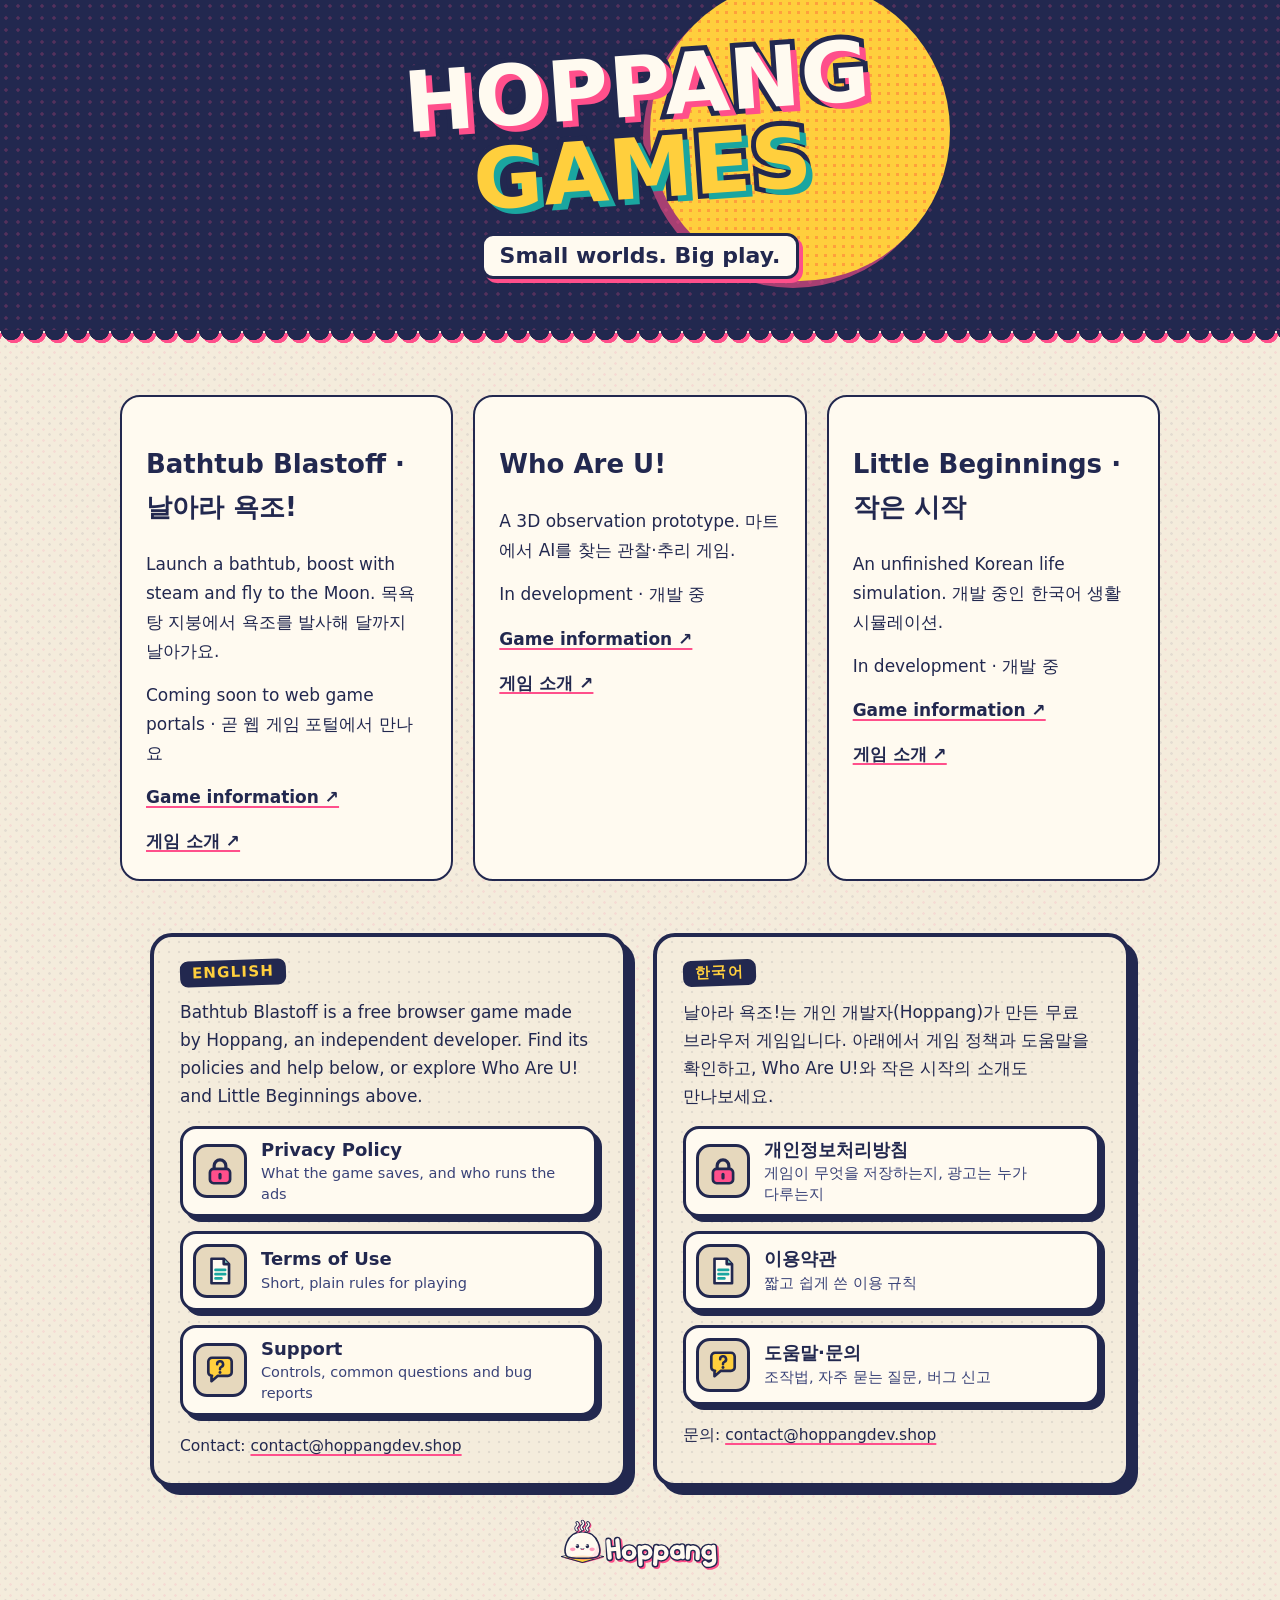
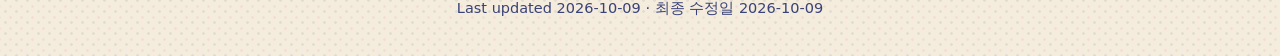
<file: index.html>
<!doctype html>
<html lang="en">
  <head>
    <meta charset="utf-8" />
    <meta name="viewport" content="width=device-width, initial-scale=1" />
    <title>Hoppang — Games, Projects &amp; Support</title>
    <meta name="description" content="Game information and support from Hoppang: Bathtub Blastoff (날아라 욕조!) Who Are U!, and Little Beginnings." />
    <meta name="theme-color" content="#22284f" />
    <meta name="color-scheme" content="light" />
    <meta name="format-detection" content="telephone=no" />
    <!-- hoppang:brand -->
    <link rel="icon" href="favicon.ico" sizes="16x16 32x32 48x48" />
    <link rel="icon" href="favicon.svg" type="image/svg+xml" />
    <link rel="apple-touch-icon" href="apple-touch-icon.png" />
    <meta property="og:type" content="website" />
    <meta property="og:site_name" content="Hoppang" />
    <meta property="og:locale" content="en_US" />
    <meta property="og:title" content="Hoppang — Games, Projects &amp; Support" />
    <meta property="og:description" content="Game information and support from Hoppang: Bathtub Blastoff (날아라 욕조!) and the new 3D observation project Who Are U!." />
    <meta property="og:url" content="https://hoppangdev.github.io/" />
    <meta property="og:image" content="https://hoppangdev.github.io/og.png" />
    <meta property="og:image:width" content="1200" />
    <meta property="og:image:height" content="630" />
    <meta property="og:image:alt" content="Hoppang: a round steamed-bun mascot over the Hoppang wordmark" />
    <meta name="twitter:card" content="summary_large_image" />
    <!-- /hoppang:brand -->
    <style>
      :root {
        --paper: #f4ecdc;
        --paper-dark: #e6d8bd;
        --card: #fffaf0;
        --navy: #22284f;
        --navy-soft: #3a4378;
        --pink: #ff4f8b;
        --teal: #1aa6a0;
        --teal-soft: #7fd3c7;
        --yellow: #ffcf3d;
        --orange: #ff7a3a;
        --head: 'Arial Black', 'Segoe UI Black', 'Helvetica Neue', system-ui, 'Apple SD Gothic Neo', 'Malgun Gothic', 'Noto Sans KR', sans-serif;
        --text: system-ui, -apple-system, 'Segoe UI', Roboto, 'Helvetica Neue', Arial, 'Apple SD Gothic Neo', 'Malgun Gothic', 'Noto Sans KR', sans-serif;
        color-scheme: light;
      }
      *,
      *::before,
      *::after {
        box-sizing: border-box;
      }
      html {
        -webkit-text-size-adjust: 100%;
        text-size-adjust: 100%;
      }
      body {
        margin: 0;
        color: var(--navy);
        font: 17px/1.65 var(--text);
        background-color: var(--paper);
        /* two halftone screens, printed slightly out of register */
        background-image: radial-gradient(rgba(34, 40, 79, 0.08) 1.2px, transparent 1.5px),
          radial-gradient(rgba(255, 79, 139, 0.1) 1.2px, transparent 1.5px);
        background-size: 11px 11px;
        background-position: 0 0, 5px 6px;
        overflow-wrap: break-word;
      }
      html:lang(ko) body {
        line-height: 1.75;
      }
      :lang(ko) {
        word-break: keep-all;
      }
      p {
        margin: 0 0 0.9em;
      }
      ul,
      ol {
        margin: 0 0 1em;
        padding-left: 1.35em;
      }
      li {
        margin: 0.35em 0;
      }
      ul > li::marker {
        color: var(--pink);
      }
      b,
      strong {
        font-weight: 800;
      }
      a {
        color: var(--navy);
        text-decoration: underline;
        text-decoration-color: var(--pink);
        text-decoration-thickness: 2px;
        text-underline-offset: 3px;
      }
      a:hover {
        background: var(--yellow);
        text-decoration-color: var(--navy);
      }
      :focus-visible {
        outline: 3px solid var(--navy);
        outline-offset: 3px;
        border-radius: 4px;
      }
      code {
        padding: 0.05em 0.35em;
        font: 0.88em/1.4 ui-monospace, 'Cascadia Mono', Consolas, Menlo, monospace;
        white-space: nowrap;
        background: var(--paper);
        border: 1px solid rgba(34, 40, 79, 0.2);
        border-radius: 6px;
      }
      time,
      .nw {
        white-space: nowrap;
      }
      .skip {
        position: absolute;
        left: 12px;
        top: -80px;
        z-index: 5;
        padding: 10px 14px;
        font: 900 14px/1.2 var(--head);
        color: var(--navy);
        background: var(--yellow);
        border: 2px solid var(--navy);
        border-radius: 10px;
        text-decoration: none;
      }
      .skip:focus {
        top: 12px;
      }

      /* ---------------------------------------------------------------- header */
      .top {
        position: relative;
        margin-bottom: 40px;
        padding: 14px 16px 16px;
        color: var(--card);
        background-color: var(--navy);
        background-image: radial-gradient(rgba(255, 79, 139, 0.22) 1.5px, transparent 1.8px);
        background-size: 12px 12px;
      }
      /* scalloped hem like a bathhouse door curtain; the pink copy sits a little off register */
      .top::after {
        content: '';
        position: absolute;
        left: 0;
        right: 0;
        bottom: -14px;
        height: 15px;
        background: radial-gradient(circle at 11px 0, var(--navy) 10px, transparent 10.5px) 0 0 / 22px 12px repeat-x,
          radial-gradient(circle at 11px 0, var(--pink) 10px, transparent 10.5px) 3px 3px / 22px 12px repeat-x;
      }
      .top :focus-visible {
        outline-color: var(--yellow);
      }
      .top-in {
        max-width: 880px;
        margin: 0 auto;
        display: grid;
        grid-template-columns: minmax(0, 1fr) auto auto;
        grid-template-areas: 'brand nav lang';
        align-items: center;
        gap: 12px 18px;
      }
      .brand {
        grid-area: brand;
        justify-self: start;
        display: inline-flex;
        align-items: center;
        gap: 12px;
        min-width: 0;
        color: var(--card);
        text-decoration: none;
      }
      .brand:hover {
        background: none;
      }
      .mark {
        flex: none;
        width: 46px;
        height: 46px;
      }
      .brand-name {
        font: 900 20px/1.05 var(--head);
        letter-spacing: 0.02em;
        text-transform: uppercase;
        text-shadow: 2px 2px 0 var(--pink);
      }
      .nav {
        grid-area: nav;
        display: flex;
        flex-wrap: wrap;
        gap: 10px;
      }
      .nav a,
      .lang {
        display: inline-block;
        padding: 9px 14px;
        font: 900 14px/1.2 var(--head);
        color: var(--navy);
        background: var(--card);
        border: 2px solid var(--card);
        border-radius: 999px;
        box-shadow: 3px 3px 0 var(--pink);
        text-decoration: none;
        white-space: nowrap;
      }
      .nav a:hover {
        background: var(--teal-soft);
        border-color: var(--teal-soft);
      }
      .nav a[aria-current='page'] {
        background: var(--yellow);
        border-color: var(--yellow);
      }
      .lang {
        grid-area: lang;
        color: var(--yellow);
        background: transparent;
        border-color: var(--yellow);
        box-shadow: 3px 3px 0 var(--teal);
      }
      .lang:hover {
        background: rgba(255, 207, 61, 0.18);
      }

      /* ---------------------------------------------------------------- the printed sheet */
      .sheet {
        width: min(800px, 100% - 24px);
        margin: 0 auto 30px;
        padding: clamp(20px, 5vw, 42px);
        background: var(--card);
        border: 3px solid var(--navy);
        border-radius: 22px;
        box-shadow: 6px 6px 0 var(--navy);
      }
      .head {
        display: flex;
        flex-wrap: wrap;
        align-items: flex-start;
        justify-content: space-between;
        gap: 12px 18px;
        margin-bottom: 16px;
      }
      h1 {
        margin: 0;
        font: 900 clamp(29px, 7vw, 42px)/1.1 var(--head);
        text-shadow: 3px 3px 0 var(--pink);
      }
      .stamp {
        margin: 6px 0 0;
        padding: 6px 10px;
        font: 900 12.5px/1.2 var(--head);
        letter-spacing: 0.06em;
        text-transform: uppercase;
        white-space: nowrap;
        background: var(--yellow);
        border: 2px solid var(--navy);
        border-radius: 8px;
        box-shadow: 3px 3px 0 var(--navy);
        transform: rotate(-2.5deg);
      }
      .lead {
        font-size: 1.06em;
      }
      .sheet h2 {
        display: flex;
        align-items: flex-start;
        gap: 10px;
        margin: 1.9em 0 0.5em;
        font: 900 clamp(19px, 4.4vw, 22px)/1.3 var(--head);
      }
      .sheet h2 .n {
        flex: none;
        display: inline-flex;
        align-items: center;
        justify-content: center;
        width: 28px;
        height: 28px;
        margin-top: -1px;
        border-radius: 50%;
        font-size: 14px;
        color: var(--yellow);
        background: var(--navy);
      }
      .short {
        margin: 22px 0 6px;
        padding: 16px 20px 6px;
        background: #ddf2ee;
        border: 3px solid var(--navy);
        border-radius: 16px;
        box-shadow: 4px 4px 0 var(--teal);
      }
      .sheet .short h2 {
        display: block;
        margin: 0 0 6px;
        font-size: 14px;
        letter-spacing: 0.08em;
        text-transform: uppercase;
      }
      .policies li {
        margin: 0.25em 0;
      }

      /* ---------------------------------------------------------------- footer */
      .foot {
        width: min(800px, 100% - 24px);
        margin: 0 auto 36px;
        font-size: 14.5px;
        line-height: 1.6;
        color: var(--navy-soft);
      }
      .foot p {
        margin: 0 0 6px;
      }

      @media (max-width: 760px) {
        .top-in {
          grid-template-columns: minmax(0, 1fr) auto;
          grid-template-areas: 'brand lang' 'nav nav';
        }
      }
      @media (max-width: 480px) {
        body {
          font-size: 16px;
        }
        .mark {
          width: 40px;
          height: 40px;
        }
        .brand-name {
          font-size: 17px;
        }
        .nav {
          gap: 8px;
        }
        .nav a,
        .lang {
          padding: 8px 11px;
          font-size: 13px;
        }
      }
      @media print {
        body {
          background: none;
          font-size: 11pt;
        }
        .top {
          margin: 0 0 12pt;
          padding: 0;
          color: #000;
          background: none;
        }
        .top::after,
        .nav,
        .lang,
        .skip,
        .btn {
          display: none;
        }
        .brand {
          color: #000;
        }
        .brand-name,
        h1 {
          text-shadow: none;
        }
        .sheet,
        .short {
          width: auto;
          padding: 0;
          border: 0;
          box-shadow: none;
          background: none;
        }
        a {
          text-decoration: none;
        }
      }

      /* ---------------------------------------------------------------- landing page */
      .hero {
        position: relative;
        overflow: hidden;
        margin-bottom: 44px;
        padding: 46px 16px 52px;
        text-align: center;
        background-color: var(--navy);
        background-image: radial-gradient(rgba(255, 79, 139, 0.22) 1.5px, transparent 1.8px);
        background-size: 12px 12px;
      }
      .hero-wrap {
        position: relative;
      }
      .hero-wrap::after {
        content: '';
        position: absolute;
        left: 0;
        right: 0;
        bottom: -14px;
        height: 15px;
        background: radial-gradient(circle at 11px 0, var(--navy) 10px, transparent 10.5px) 0 0 / 22px 12px repeat-x,
          radial-gradient(circle at 11px 0, var(--pink) 10px, transparent 10.5px) 3px 3px / 22px 12px repeat-x;
      }
      .sun {
        position: absolute;
        left: 50%;
        top: 50%;
        width: 300px;
        height: 300px;
        margin: -185px 0 0 10px;
        border-radius: 50%;
        background-color: var(--yellow);
        background-image: radial-gradient(rgba(255, 122, 58, 0.55) 1.7px, transparent 2px);
        background-size: 9px 9px;
        box-shadow: -7px 7px 0 rgba(255, 79, 139, 0.6);
      }
      .logo {
        position: relative;
        margin: 0;
        transform: rotate(-4deg);
      }
      .logo span {
        display: block;
        font: 900 clamp(40px, 11.5vw, 84px)/0.98 var(--head);
        letter-spacing: 0.01em;
        text-transform: uppercase;
        white-space: nowrap;
        color: var(--card);
        -webkit-text-stroke: clamp(6px, 1.4vw, 10px) var(--navy);
        paint-order: stroke fill;
        text-shadow: 6px 6px 0 var(--pink);
      }
      .logo .l2 {
        color: var(--yellow);
        text-shadow: 6px 6px 0 var(--teal);
      }
      .tag {
        position: relative;
        display: inline-block;
        margin: 22px 0 0;
        padding: 6px 16px;
        font: 900 clamp(18px, 4.6vw, 22px)/1.3 var(--head);
        color: var(--navy);
        background: var(--card);
        border: 3px solid var(--navy);
        border-radius: 12px;
        box-shadow: 4px 4px 0 var(--pink);
      }
      .duo {
        width: min(980px, 100% - 24px);
        margin: 0 auto 30px;
        display: grid;
        grid-template-columns: repeat(auto-fit, minmax(min(100%, 340px), 1fr));
        gap: 26px;
      }
      .panel {
        padding: 20px clamp(16px, 4vw, 26px) 10px;
        background-color: var(--paper);
        background-image: radial-gradient(rgba(34, 40, 79, 0.09) 1.3px, transparent 1.6px);
        background-size: 10px 10px;
        border: 4px solid var(--navy);
        border-radius: 22px;
        box-shadow: 8px 8px 0 var(--navy);
      }
      .panel h2 {
        display: inline-block;
        margin: 0 0 12px;
        padding: 3px 12px;
        font: 900 15px/1.3 var(--head);
        letter-spacing: 0.08em;
        text-transform: uppercase;
        color: var(--yellow);
        background: var(--navy);
        border-radius: 8px;
        transform: rotate(-2deg);
      }
      .links {
        display: grid;
        gap: 14px;
        margin: 16px 0 18px;
        padding: 0;
        list-style: none;
      }
      .links li {
        margin: 0;
      }
      .links a {
        display: flex;
        align-items: center;
        gap: 14px;
        padding: 10px 14px 10px 10px;
        color: var(--navy);
        text-decoration: none;
        background: var(--card);
        border: 3px solid var(--navy);
        border-radius: 16px;
        box-shadow: 5px 5px 0 var(--navy);
      }
      .links a:hover {
        background: #fff1bf;
      }
      .links a:active {
        transform: translate(3px, 3px);
        box-shadow: 2px 2px 0 var(--navy);
      }
      .links .ico {
        flex: none;
        width: 54px;
        height: 54px;
        padding: 7px;
        background: var(--paper-dark);
        border: 3px solid var(--navy);
        border-radius: 14px;
      }
      .links .ico svg {
        display: block;
        width: 100%;
        height: 100%;
      }
      .links b {
        display: block;
        font: 900 18px/1.25 var(--head);
      }
      .links small {
        display: block;
        margin-top: 2px;
        font-size: 14.5px;
        line-height: 1.4;
        color: var(--navy-soft);
      }
      .contact {
        font-size: 15.5px;
      }
      .foot.center {
        text-align: center;
      }
      /* hoppang:brand */
      .studio {
        display: inline-block;
        margin: 0 0 10px;
        border-radius: 12px;
      }
      .studio:hover {
        background: none;
      }
      .studio:hover .studio-mark {
        transform: rotate(-2deg) scale(1.03);
      }
      .studio-mark {
        display: block;
        width: auto;
        height: 56px;
        transition: transform 0.15s ease-out;
      }
      .foot.center .studio {
        margin-inline: auto;
      }
      @media (max-width: 480px) {
        .studio-mark {
          height: 48px;
        }
      }
      @media (prefers-reduced-motion: reduce) {
        .studio-mark {
          transition: none;
        }
      }
      /* /hoppang:brand */
    .project-preview{grid-column:1/-1}.project-preview h2{font-size:clamp(27px,5vw,36px);transform:none}.project-preview .project-state{display:inline-block;margin:0 0 14px;padding:4px 10px;background:#ddf2ee;border:2px solid var(--navy);border-radius:8px;font-weight:800;font-size:13px}.project-preview .project-actions{display:flex;gap:20px;flex-wrap:wrap;font-weight:800}.project-preview h2{margin-bottom:16px}</style>
  <style>.project-list{display:grid;grid-template-columns:repeat(3,minmax(0,1fr));gap:20px;margin:32px auto;max-width:1080px;padding:20px}.project-card{background:#fffaf0;border:2px solid #22284f;border-radius:20px;padding:24px;color:#22284f}.project-card h2{font-size:26px}.project-card a{color:#22284f;font-weight:bold}.project-card p{line-height:1.7}.game-links{display:flex;gap:16px;flex-wrap:wrap}@media(max-width:760px){.project-list{grid-template-columns:1fr}}</style></head>
  <body>
    <a class="skip" href="#main">Skip to content</a>
    <div class="hero-wrap">
      <header class="hero">
        <div class="sun" aria-hidden="true"></div>
        <h1 class="logo"><span class="l1">Hoppang</span> <span class="l2">Games</span></h1>
        <p class="tag">Small worlds. Big play.</p>
      </header>
    </div>

    <section class="project-list" aria-label="Games · 게임"><article class="project-card"><h2>Bathtub Blastoff · 날아라 욕조!</h2><p>Launch a bathtub, boost with steam and fly to the Moon. 목욕탕 지붕에서 욕조를 발사해 달까지 날아가요.</p><p>Coming soon to web game portals · 곧 웹 게임 포털에서 만나요</p><div class="game-links"><a href="bathtub-blastoff.html">Game information ↗</a><a href="bathtub-blastoff.ko.html" lang="ko">게임 소개 ↗</a></div></article><article class="project-card"><h2>Who Are U!</h2><p>A 3D observation prototype. 마트에서 AI를 찾는 관찰·추리 게임.</p><p>In development · 개발 중</p><div class="game-links"><a href="who-are-u.html">Game information ↗</a><a href="who-are-u.ko.html" lang="ko">게임 소개 ↗</a></div></article><article class="project-card"><h2>Little Beginnings · 작은 시작</h2><p>An unfinished Korean life simulation. 개발 중인 한국어 생활 시뮬레이션.</p><p>In development · 개발 중</p><div class="game-links"><a href="little-life.html">Game information ↗</a><a href="little-life.ko.html" lang="ko">게임 소개 ↗</a></div></article></section><main id="main" class="duo">
      <section class="panel" aria-labelledby="en">
        <h2 id="en">English</h2>
        <p>Bathtub Blastoff is a free browser game made by Hoppang, an independent developer. Find its policies and help below, or explore Who Are U! and Little Beginnings above.</p>
        <ul class="links">
          <li>
            <a href="privacy.html">
              <span class="ico"><svg viewBox="0 0 32 32" aria-hidden="true" focusable="false"><path d="M10.5 14.5v-3.5a5.5 5.5 0 0 1 11 0v3.5" fill="none" stroke="#22284f" stroke-width="3" stroke-linecap="round" /><rect x="6.5" y="14" width="19" height="13.5" rx="3.5" fill="#ff4f8b" stroke="#22284f" stroke-width="2.5" /><path d="M16 19.2v3.4" stroke="#22284f" stroke-width="3" stroke-linecap="round" /></svg></span>
              <span><b>Privacy Policy</b><small>What the game saves, and who runs the ads</small></span>
            </a>
          </li>
          <li>
            <a href="terms.html">
              <span class="ico"><svg viewBox="0 0 32 32" aria-hidden="true" focusable="false"><path d="M8 4.5h11.5l5 5v18H8z" fill="#fffaf0" stroke="#22284f" stroke-width="2.5" stroke-linejoin="round" /><path d="M19.5 4.5v5h5" fill="#7fd3c7" stroke="#22284f" stroke-width="2.5" stroke-linejoin="round" /><path d="M11.8 15h9M11.8 19h9M11.8 23h5.5" stroke="#1aa6a0" stroke-width="2.6" stroke-linecap="round" /></svg></span>
              <span><b>Terms of Use</b><small>Short, plain rules for playing</small></span>
            </a>
          </li>
          <li>
            <a href="support.html">
              <span class="ico"><svg viewBox="0 0 32 32" aria-hidden="true" focusable="false"><path d="M5 8a3.5 3.5 0 0 1 3.5-3.5h15A3.5 3.5 0 0 1 27 8v10a3.5 3.5 0 0 1-3.5 3.5H14l-6 5v-5h0.5A3.5 3.5 0 0 1 5 18z" fill="#ffcf3d" stroke="#22284f" stroke-width="2.5" stroke-linejoin="round" /><path d="M13.3 10.6a2.8 2.8 0 1 1 4 2.5c-.9.4-1.3 1-1.3 1.9v.3" fill="none" stroke="#22284f" stroke-width="2.4" stroke-linecap="round" /><circle cx="16" cy="18.3" r="1.4" fill="#22284f" /></svg></span>
              <span><b>Support</b><small>Controls, common questions and bug reports</small></span>
            </a>
          </li>
        </ul>
        <p class="contact">Contact: <a href="mailto:contact@hoppangdev.shop">contact@hoppangdev.shop</a></p>
      </section>

      <section class="panel" lang="ko" aria-labelledby="ko">
        <h2 id="ko">한국어</h2>
        <p>날아라 욕조!는 개인 개발자(Hoppang)가 만든 무료 브라우저 게임입니다. 아래에서 게임 정책과 도움말을 확인하고, Who Are U!와 작은 시작의 소개도 만나보세요.</p>
        <ul class="links">
          <li>
            <a href="privacy.ko.html">
              <span class="ico"><svg viewBox="0 0 32 32" aria-hidden="true" focusable="false"><path d="M10.5 14.5v-3.5a5.5 5.5 0 0 1 11 0v3.5" fill="none" stroke="#22284f" stroke-width="3" stroke-linecap="round" /><rect x="6.5" y="14" width="19" height="13.5" rx="3.5" fill="#ff4f8b" stroke="#22284f" stroke-width="2.5" /><path d="M16 19.2v3.4" stroke="#22284f" stroke-width="3" stroke-linecap="round" /></svg></span>
              <span><b>개인정보처리방침</b><small>게임이 무엇을 저장하는지, 광고는 누가 다루는지</small></span>
            </a>
          </li>
          <li>
            <a href="terms.ko.html">
              <span class="ico"><svg viewBox="0 0 32 32" aria-hidden="true" focusable="false"><path d="M8 4.5h11.5l5 5v18H8z" fill="#fffaf0" stroke="#22284f" stroke-width="2.5" stroke-linejoin="round" /><path d="M19.5 4.5v5h5" fill="#7fd3c7" stroke="#22284f" stroke-width="2.5" stroke-linejoin="round" /><path d="M11.8 15h9M11.8 19h9M11.8 23h5.5" stroke="#1aa6a0" stroke-width="2.6" stroke-linecap="round" /></svg></span>
              <span><b>이용약관</b><small>짧고 쉽게 쓴 이용 규칙</small></span>
            </a>
          </li>
          <li>
            <a href="support.ko.html">
              <span class="ico"><svg viewBox="0 0 32 32" aria-hidden="true" focusable="false"><path d="M5 8a3.5 3.5 0 0 1 3.5-3.5h15A3.5 3.5 0 0 1 27 8v10a3.5 3.5 0 0 1-3.5 3.5H14l-6 5v-5h0.5A3.5 3.5 0 0 1 5 18z" fill="#ffcf3d" stroke="#22284f" stroke-width="2.5" stroke-linejoin="round" /><path d="M13.3 10.6a2.8 2.8 0 1 1 4 2.5c-.9.4-1.3 1-1.3 1.9v.3" fill="none" stroke="#22284f" stroke-width="2.4" stroke-linecap="round" /><circle cx="16" cy="18.3" r="1.4" fill="#22284f" /></svg></span>
              <span><b>도움말·문의</b><small>조작법, 자주 묻는 질문, 버그 신고</small></span>
            </a>
          </li>
        </ul>
        <p class="contact">문의: <a href="mailto:contact@hoppangdev.shop">contact@hoppangdev.shop</a></p>
      </section>

    </main>

    <footer class="foot center">
      <!-- hoppang:studio --><p><a class="studio" href="index.html" aria-label="Hoppang"><svg class="studio-mark" focusable="false" xmlns="http://www.w3.org/2000/svg" viewBox="0 0 471.0 160.6" aria-hidden="true" ><svg x="8.0" y="8.0" width="124.0" height="124.0" xmlns="http://www.w3.org/2000/svg" viewBox="0 0 100 100" aria-hidden="true"><defs><clipPath id="hpb0c"><path d="M50 89C30 89 15.5 88.6 12.2 82C8.6 74.8 9.6 62.5 13.8 52.4C19.6 38 33 27.5 50 27.5S80.4 38 86.2 52.4C90.4 62.5 91.4 74.8 87.8 82C84.5 88.6 70 89 50 89Z"/></clipPath><pattern id="hpb0d" width="3.2" height="3.2" patternUnits="userSpaceOnUse" patternTransform="rotate(45)"><circle cx="1.6" cy="1.6" r=".95" fill="#ff9cbc"/></pattern></defs><path d="M1 85 50 77.5 99 85 50 98.6Z" fill="#ff4f8b" transform="translate(2 2)"/><path d="M1 85 50 77.5 99 85 50 98.6Z" fill="#ffcf3d" stroke="#22284f" stroke-width="2.6" stroke-linejoin="round"/><path d="M7 85.6 13.6 84.4M93 85.6 86.4 84.4" fill="none" stroke="#fffaf0" stroke-width="1.6" stroke-linecap="round" stroke-linejoin="round"/><g><path d="M50 89C30 89 15.5 88.6 12.2 82C8.6 74.8 9.6 62.5 13.8 52.4C19.6 38 33 27.5 50 27.5S80.4 38 86.2 52.4C90.4 62.5 91.4 74.8 87.8 82C84.5 88.6 70 89 50 89Z" fill="#ff4f8b" transform="translate(2.6 2.6)"/><path d="M50 89C30 89 15.5 88.6 12.2 82C8.6 74.8 9.6 62.5 13.8 52.4C19.6 38 33 27.5 50 27.5S80.4 38 86.2 52.4C90.4 62.5 91.4 74.8 87.8 82C84.5 88.6 70 89 50 89Z" fill="#fffaf0"/><g clip-path="url(#hpb0c)"><ellipse cx="50" cy="96" rx="47" ry="13.5" fill="#ffe2bd"/><path d="M0 0H100V100H0ZM85 50A45 45 0 1 0-5 50 45 45 0 1 0 85 50Z" fill="url(#hpb0d)" fill-rule="evenodd"/></g><path d="M24.6 47.6C27.4 41.8 32.4 37.4 38.6 35.4" fill="none" stroke="#fff" stroke-width="3.2" stroke-linecap="round" stroke-linejoin="round"/><path d="M50 89C30 89 15.5 88.6 12.2 82C8.6 74.8 9.6 62.5 13.8 52.4C19.6 38 33 27.5 50 27.5S80.4 38 86.2 52.4C90.4 62.5 91.4 74.8 87.8 82C84.5 88.6 70 89 50 89Z" fill="none" stroke="#22284f" stroke-width="3.6" stroke-linejoin="round"/><g fill="#ff9cbc"><ellipse cx="27.6" cy="68.4" rx="6.3" ry="4.2"/><ellipse cx="72.4" cy="68.4" rx="6.3" ry="4.2"/></g><g fill="#22284f"><ellipse cx="38.5" cy="61" rx="3.8" ry="4.8"/><ellipse cx="61.5" cy="61" rx="3.8" ry="4.8"/></g><g fill="#fffaf0"><circle cx="37.2" cy="58.9" r="1.5"/><circle cx="60.2" cy="58.9" r="1.5"/></g><path d="M45.2 66C47.6 67 52.4 67 54.8 66 54.3 71.3 45.7 71.3 45.2 66Z" fill="#22284f"/><path d="M47 69.1C48.5 67.8 51.5 67.8 53 69.1 51.6 70.2 48.4 70.2 47 69.1Z" fill="#ff4f8b"/><g transform="translate(2.2 2.2)"><path d="M37.6 23.8c-3.7-3.1-3.1-6.4.1-8.8s3.1-5.5.2-8.2M50 22.4c-4-3.4-3.4-7 0-9.6s3.4-6.1.2-9.2M62.4 23.8c-3.7-3.1-3.1-6.4.1-8.8s3.1-5.5.2-8.2" fill="none" stroke="#ff4f8b" stroke-width="7.6" stroke-linecap="round" stroke-linejoin="round"/></g><path d="M37.6 23.8c-3.7-3.1-3.1-6.4.1-8.8s3.1-5.5.2-8.2M50 22.4c-4-3.4-3.4-7 0-9.6s3.4-6.1.2-9.2M62.4 23.8c-3.7-3.1-3.1-6.4.1-8.8s3.1-5.5.2-8.2" fill="none" stroke="#22284f" stroke-width="7.6" stroke-linecap="round" stroke-linejoin="round"/><path d="M37.6 23.8c-3.7-3.1-3.1-6.4.1-8.8s3.1-5.5.2-8.2M50 22.4c-4-3.4-3.4-7 0-9.6s3.4-6.1.2-9.2M62.4 23.8c-3.7-3.1-3.1-6.4.1-8.8s3.1-5.5.2-8.2" fill="none" stroke="#fffaf0" stroke-width="3.6" stroke-linecap="round" stroke-linejoin="round"/></g></svg><svg x="136.0" y="52.6" width="327.0" height="100.0" xmlns="http://www.w3.org/2000/svg" viewBox="0 0 327 100" aria-hidden="true" ><g fill="none" stroke-linecap="round" stroke-linejoin="round"><g stroke="#ff4f8b" stroke-width="20" transform="translate(4.6 4.6)"><path d="M0 16V64M26 16V64M0 40.5H26" transform="translate(11 -1) rotate(-5 13 49)"/><path d="M0 49a15 15 0 1 0 30 0a15 15 0 1 0-30 0" transform="translate(53 1.2) rotate(4 15 49)"/><path d="M0 34V82M0 49a15 15 0 1 0 30 0a15 15 0 1 0-30 0" transform="translate(99 0) rotate(-3 15 49)"/><path d="M0 34V82M0 49a15 15 0 1 0 30 0a15 15 0 1 0-30 0" transform="translate(145 1.4) rotate(4.5 15 49)"/><path d="M0 49a15 15 0 1 0 30 0a15 15 0 1 0-30 0M30 34V64" transform="translate(191 -0.6) rotate(-4 15 49)"/><path d="M0 64V34M0 48a14 14 0 0 1 28 0V64" transform="translate(237 1) rotate(3 14 49)"/><path d="M0 49a15 15 0 1 0 30 0a15 15 0 1 0-30 0M30 34V71C30 86 7.5 87.6 3 78.4" transform="translate(281 0) rotate(-3 15 49)"/></g><g stroke="#22284f" stroke-width="20"><path d="M0 16V64M26 16V64M0 40.5H26" transform="translate(11 -1) rotate(-5 13 49)"/><path d="M0 49a15 15 0 1 0 30 0a15 15 0 1 0-30 0" transform="translate(53 1.2) rotate(4 15 49)"/><path d="M0 34V82M0 49a15 15 0 1 0 30 0a15 15 0 1 0-30 0" transform="translate(99 0) rotate(-3 15 49)"/><path d="M0 34V82M0 49a15 15 0 1 0 30 0a15 15 0 1 0-30 0" transform="translate(145 1.4) rotate(4.5 15 49)"/><path d="M0 49a15 15 0 1 0 30 0a15 15 0 1 0-30 0M30 34V64" transform="translate(191 -0.6) rotate(-4 15 49)"/><path d="M0 64V34M0 48a14 14 0 0 1 28 0V64" transform="translate(237 1) rotate(3 14 49)"/><path d="M0 49a15 15 0 1 0 30 0a15 15 0 1 0-30 0M30 34V71C30 86 7.5 87.6 3 78.4" transform="translate(281 0) rotate(-3 15 49)"/></g><g stroke="#fffaf0" stroke-width="12"><path d="M0 16V64M26 16V64M0 40.5H26" transform="translate(11 -1) rotate(-5 13 49)"/><path d="M0 49a15 15 0 1 0 30 0a15 15 0 1 0-30 0" transform="translate(53 1.2) rotate(4 15 49)"/><path d="M0 34V82M0 49a15 15 0 1 0 30 0a15 15 0 1 0-30 0" transform="translate(99 0) rotate(-3 15 49)"/><path d="M0 34V82M0 49a15 15 0 1 0 30 0a15 15 0 1 0-30 0" transform="translate(145 1.4) rotate(4.5 15 49)"/><path d="M0 49a15 15 0 1 0 30 0a15 15 0 1 0-30 0M30 34V64" transform="translate(191 -0.6) rotate(-4 15 49)"/><path d="M0 64V34M0 48a14 14 0 0 1 28 0V64" transform="translate(237 1) rotate(3 14 49)"/><path d="M0 49a15 15 0 1 0 30 0a15 15 0 1 0-30 0M30 34V71C30 86 7.5 87.6 3 78.4" transform="translate(281 0) rotate(-3 15 49)"/></g></g></svg></svg></a></p><!-- /hoppang:studio -->
      <p><span class="nw">Last updated <time datetime="2026-10-09">2026-10-09</time></span> · <span class="nw" lang="ko">최종 수정일 <time datetime="2026-10-09">2026-10-09</time></span></p>
    </footer>
  </body>
</html>
</file>
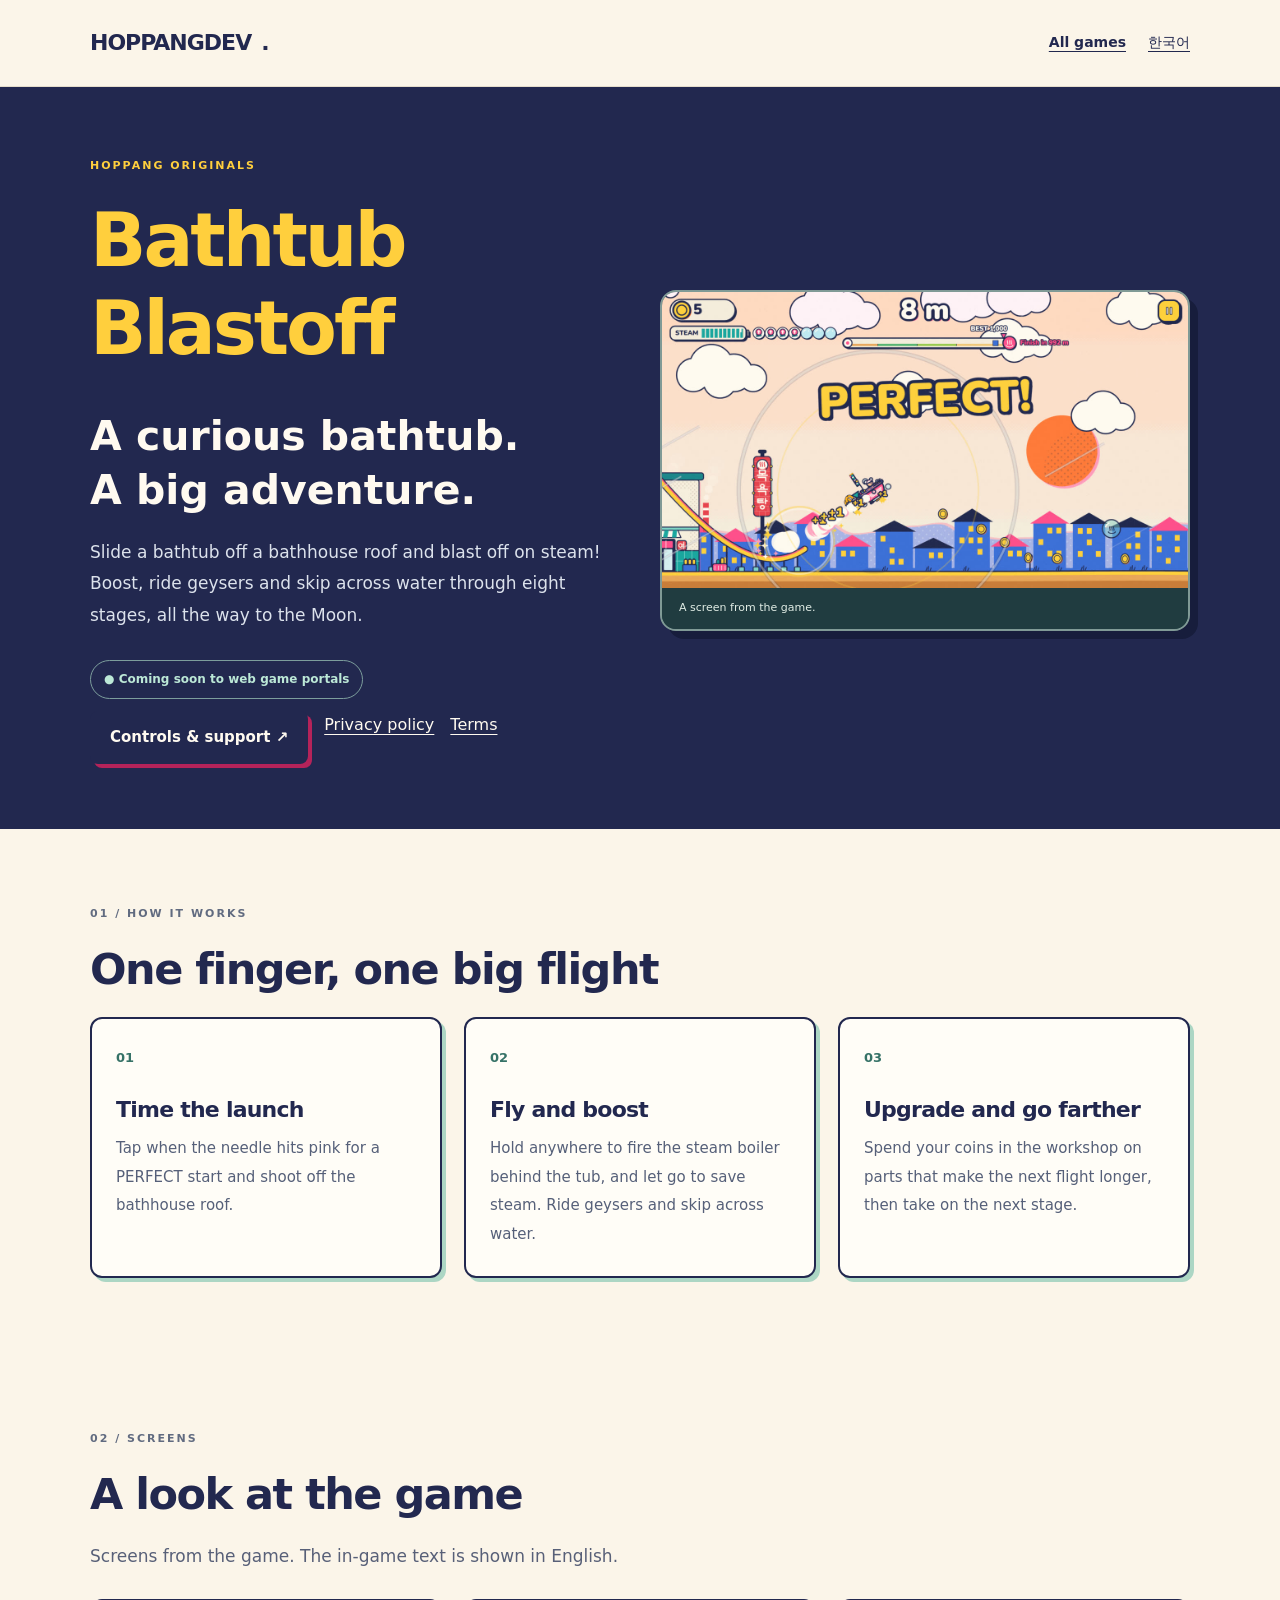
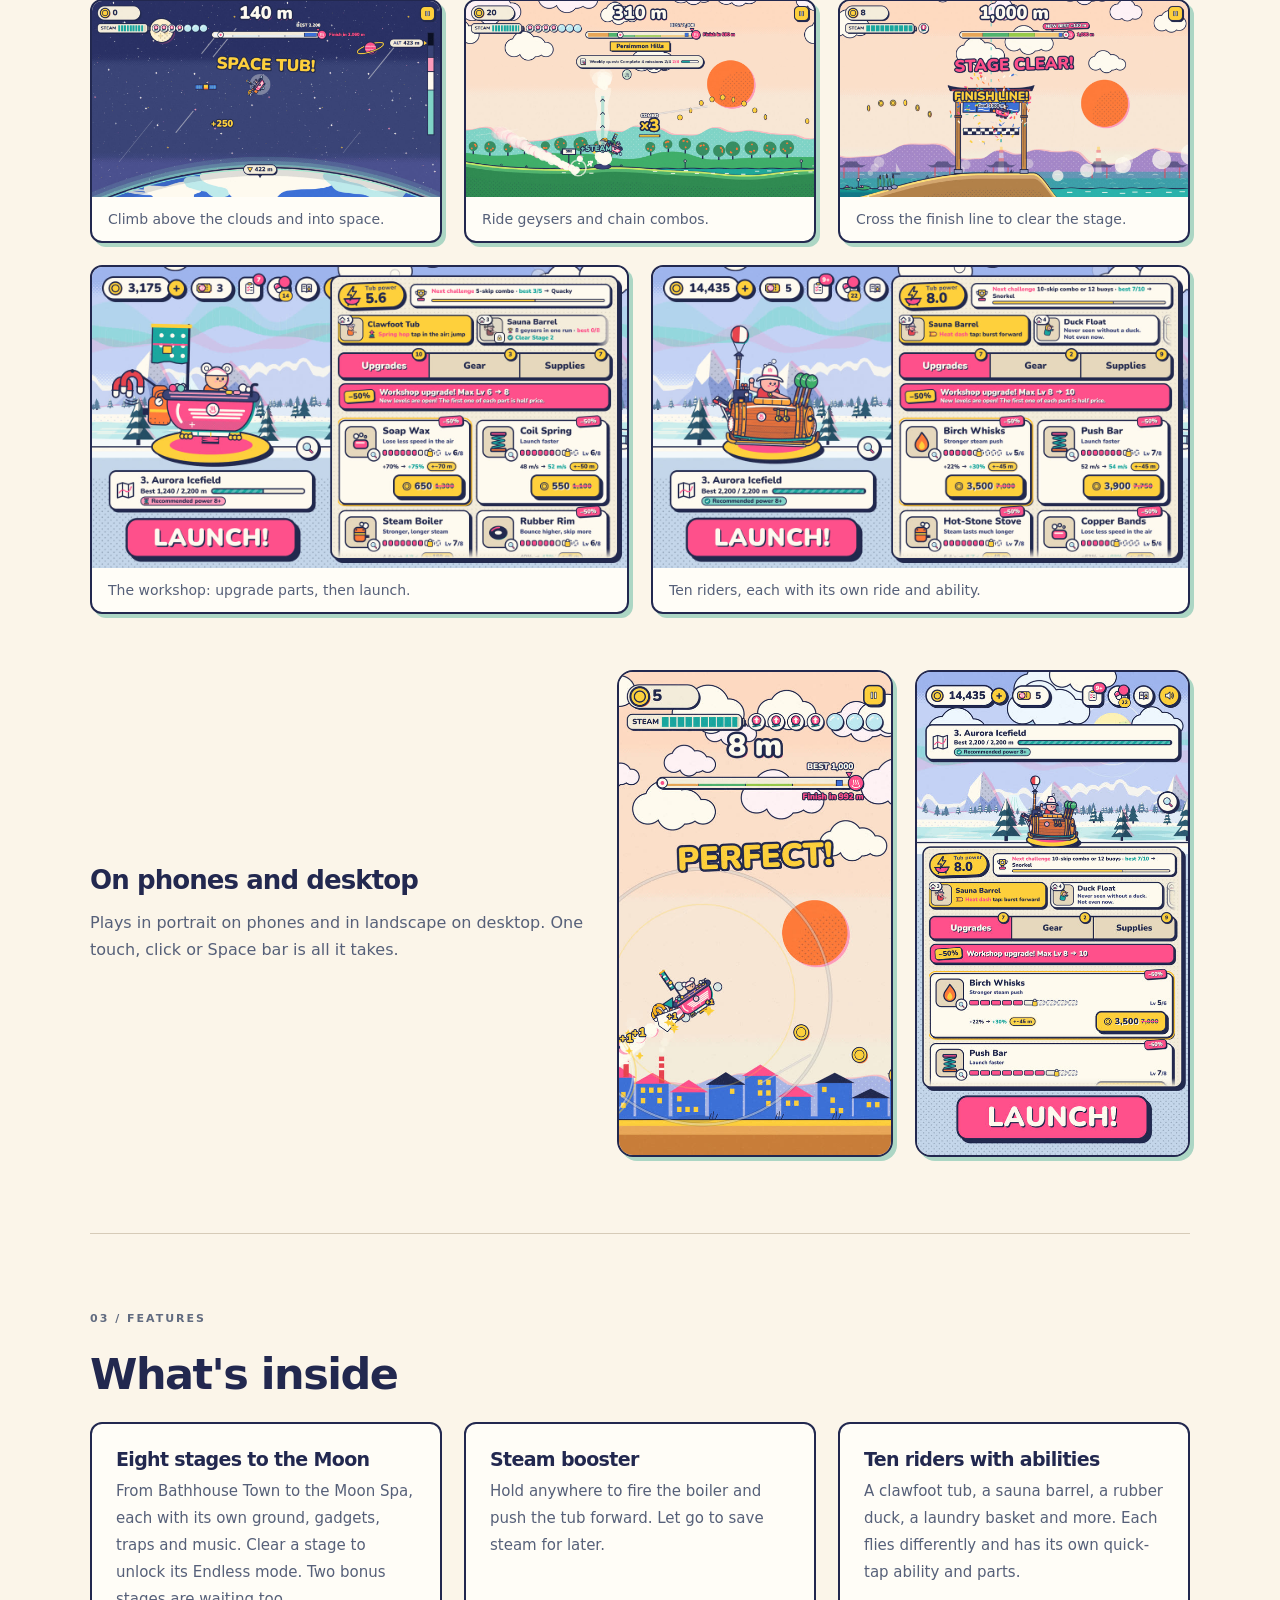
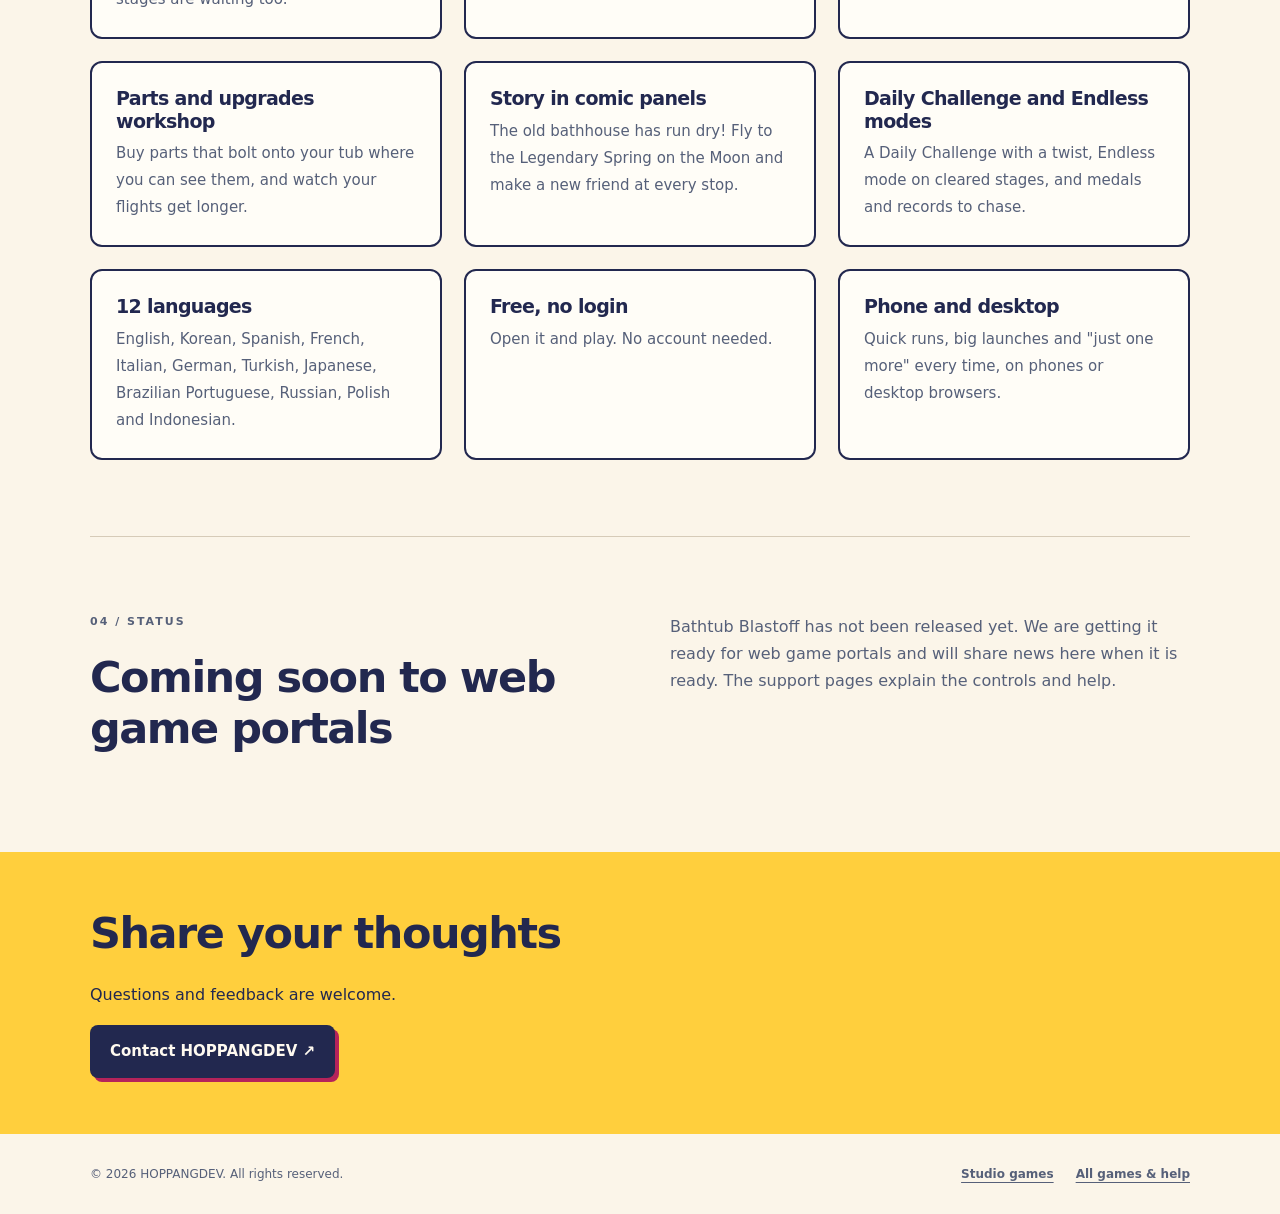
<file: bathtub-blastoff.html>
<!doctype html>
<html lang="en">
<head>
<meta charset="utf-8">
<meta name="viewport" content="width=device-width,initial-scale=1">
<title>Bathtub Blastoff — Free Bathtub Launch Game · HOPPANGDEV</title>
<meta name="description" content="Launch a bathtub off a bathhouse roof, boost it with steam and fly through eight stages all the way to the Moon. Coming soon to web game portals.">
<link rel="canonical" href="https://hoppangdev.github.io/bathtub-blastoff.html">
<link rel="alternate" hreflang="en" href="https://hoppangdev.github.io/bathtub-blastoff.html">
<link rel="alternate" hreflang="ko" href="https://hoppangdev.github.io/bathtub-blastoff.ko.html">
<link rel="alternate" hreflang="x-default" href="https://hoppangdev.github.io/bathtub-blastoff.html">
<meta name="theme-color" content="#22284f">
<link rel="apple-touch-icon" href="apple-touch-icon.png">
<meta property="og:type" content="website">
<meta property="og:site_name" content="HOPPANGDEV">
<meta property="og:locale" content="en_US">
<meta property="og:locale:alternate" content="ko_KR">
<meta property="og:title" content="Bathtub Blastoff — Free Bathtub Launch Game · HOPPANGDEV">
<meta property="og:description" content="Launch a bathtub off a bathhouse roof, boost it with steam and fly through eight stages all the way to the Moon. Coming soon to web game portals.">
<meta property="og:url" content="https://hoppangdev.github.io/bathtub-blastoff.html">
<meta property="og:image" content="https://hoppangdev.github.io/img/bathtub/launch.jpg">
<meta property="og:image:width" content="1280">
<meta property="og:image:height" content="720">
<meta property="og:image:alt" content="A pink bathtub with a rider leaps off a bathhouse roof ramp into a peach-colored sky above a blue town.">
<meta name="twitter:card" content="summary_large_image">
<script type="application/ld+json">{"@context": "https://schema.org", "@type": "VideoGame", "name": "Bathtub Blastoff", "alternateName": "날아라 욕조!", "description": "Launch a bathtub off a bathhouse roof, boost it with steam and fly through eight stages all the way to the Moon. Coming soon to web game portals.", "url": "https://hoppangdev.github.io/bathtub-blastoff.html", "inLanguage": "en", "image": "https://hoppangdev.github.io/img/bathtub/launch.jpg", "genre": ["Casual", "Arcade"], "gamePlatform": ["Web browser", "Mobile web", "Desktop web"], "playMode": "SinglePlayer", "author": {"@type": "Organization", "name": "Hoppang", "url": "https://hoppangdev.github.io/"}, "publisher": {"@type": "Organization", "name": "Hoppang", "url": "https://hoppangdev.github.io/"}}</script>
<link rel="icon" href="favicon.svg" type="image/svg+xml">
<link rel="stylesheet" href="game-info.css">
</head>
<body>
<a class="skip" href="#main">Skip to content</a>
<header class="top"><div class="wrap top-inner"><a class="brand" href="https://hoppangdev.shop/">HOPPANGDEV<span>.</span></a><nav aria-label="Main navigation"><a href="index.html">All games</a><a href="bathtub-blastoff.ko.html" lang="ko">한국어</a></nav></div></header>
<main id="main">
<section class="hero"><div class="wrap hero-grid">
<div class="hero-copy">
<p class="eyebrow">HOPPANG ORIGINALS</p>
<h1>Bathtub Blastoff</h1>
<p class="hook">A curious bathtub.<br>A big adventure.</p>
<p class="lead">Slide a bathtub off a bathhouse roof and blast off on steam! Boost, ride geysers and skip across water through eight stages, all the way to the Moon.</p>
<p class="badge">● Coming soon to web game portals</p>
<div class="game-links"><a class="button" href="support.html">Controls &amp; support ↗</a><a href="privacy.html">Privacy policy</a><a href="terms.html">Terms</a></div>
</div>
<figure>
<img class="shot" src="img/bathtub/launch.jpg" width="1280" height="720" alt="A pink bathtub with a rider leaps off a bathhouse roof ramp into a peach-colored sky above a blue town, with a PERFECT! launch message, a steam gauge and a progress bar.">
<figcaption>A screen from the game.</figcaption>
</figure>
</div></section>

<section class="wrap section"><p class="eyebrow">01 / HOW IT WORKS</p><h2>One finger, one big flight</h2>
<div class="steps">
<article><span class="step-number">01</span><h3>Time the launch</h3><p>Tap when the needle hits pink for a PERFECT start and shoot off the bathhouse roof.</p></article>
<article><span class="step-number">02</span><h3>Fly and boost</h3><p>Hold anywhere to fire the steam boiler behind the tub, and let go to save steam. Ride geysers and skip across water.</p></article>
<article><span class="step-number">03</span><h3>Upgrade and go farther</h3><p>Spend your coins in the workshop on parts that make the next flight longer, then take on the next stage.</p></article>
</div></section>

<section class="wrap section shots" aria-labelledby="screens-title"><p class="eyebrow">02 / SCREENS</p><h2 id="screens-title">A look at the game</h2>
<p class="intro">Screens from the game. The in-game text is shown in English.</p>
<div class="gallery">
<figure><img class="shot" src="img/bathtub/high-flight.jpg" width="1280" height="720" loading="lazy" decoding="async" alt="The tub flies above the clouds in a starry sky, with a satellite, a ringed planet and the curve of the Earth below, and a SPACE TUB! message."><figcaption>Climb above the clouds and into space.</figcaption></figure>
<figure><img class="shot" src="img/bathtub/geyser-combo.jpg" width="1280" height="720" loading="lazy" decoding="async" alt="The tub is lifted by a steam geyser over green hills with orange trees, a coin arc and a combo counter showing x3."><figcaption>Ride geysers and chain combos.</figcaption></figure>
<figure><img class="shot" src="img/bathtub/stage-clear.jpg" width="1280" height="720" loading="lazy" decoding="async" alt="The tub crosses a wooden finish gate by the sea, with confetti and a STAGE CLEAR! message."><figcaption>Cross the finish line to clear the stage.</figcaption></figure>
<figure><img class="shot" src="img/bathtub/workshop.jpg" width="1280" height="720" loading="lazy" decoding="async" alt="The workshop screen: the pink tub with attached parts on the left and a list of upgrade cards with prices on the right, above a large LAUNCH! button."><figcaption>The workshop: upgrade parts, then launch.</figcaption></figure>
<figure><img class="shot" src="img/bathtub/riders.jpg" width="1280" height="720" loading="lazy" decoding="async" alt="The rider select screen showing a wooden sauna barrel rider and its upgrade parts, with other riders listed above the upgrade cards."><figcaption>Ten riders, each with its own ride and ability.</figcaption></figure>
</div>
<div class="phones">
<div><h3>On phones and desktop</h3><p>Plays in portrait on phones and in landscape on desktop. One touch, click or Space bar is all it takes.</p></div>
<figure><img class="shot" src="img/bathtub/phone-launch.jpg" width="540" height="960" loading="lazy" decoding="async" alt="The launch on a phone in portrait: the tub rises from the bathhouse town below a PERFECT! message."></figure>
<figure><img class="shot" src="img/bathtub/phone-riders.jpg" width="540" height="960" loading="lazy" decoding="async" alt="The workshop on a phone in portrait, with the sauna barrel rider above a list of upgrade cards and a LAUNCH! button."></figure>
</div></section>

<section class="wrap section features-section" aria-labelledby="features-title"><p class="eyebrow">03 / FEATURES</p><h2 id="features-title">What's inside</h2>
<ul class="features">
<li><h3>Eight stages to the Moon</h3><p>From Bathhouse Town to the Moon Spa, each with its own ground, gadgets, traps and music. Clear a stage to unlock its Endless mode. Two bonus stages are waiting too.</p></li>
<li><h3>Steam booster</h3><p>Hold anywhere to fire the boiler and push the tub forward. Let go to save steam for later.</p></li>
<li><h3>Ten riders with abilities</h3><p>A clawfoot tub, a sauna barrel, a rubber duck, a laundry basket and more. Each flies differently and has its own quick-tap ability and parts.</p></li>
<li><h3>Parts and upgrades workshop</h3><p>Buy parts that bolt onto your tub where you can see them, and watch your flights get longer.</p></li>
<li><h3>Story in comic panels</h3><p>The old bathhouse has run dry! Fly to the Legendary Spring on the Moon and make a new friend at every stop.</p></li>
<li><h3>Daily Challenge and Endless modes</h3><p>A Daily Challenge with a twist, Endless mode on cleared stages, and medals and records to chase.</p></li>
<li><h3>12 languages</h3><p>English, Korean, Spanish, French, Italian, German, Turkish, Japanese, Brazilian Portuguese, Russian, Polish and Indonesian.</p></li>
<li><h3>Free, no login</h3><p>Open it and play. No account needed.</p></li>
<li><h3>Phone and desktop</h3><p>Quick runs, big launches and "just one more" every time, on phones or desktop browsers.</p></li>
</ul></section>

<section class="wrap status section"><div><p class="eyebrow">04 / STATUS</p><h2>Coming soon to web game portals</h2></div><div><p>Bathtub Blastoff has not been released yet. We are getting it ready for web game portals and will share news here when it is ready. The support pages explain the controls and help.</p></div></section>

<section class="contact"><div class="wrap"><h2>Share your thoughts</h2><p>Questions and feedback are welcome.</p><a class="button" href="mailto:contact@hoppangdev.shop">Contact HOPPANGDEV ↗</a></div></section>
</main>
<footer class="wrap footer"><p>© 2026 HOPPANGDEV. All rights reserved.</p><nav><a href="https://hoppangdev.shop/#games">Studio games</a><a href="index.html">All games &amp; help</a></nav></footer>
</body>
</html>
</file>
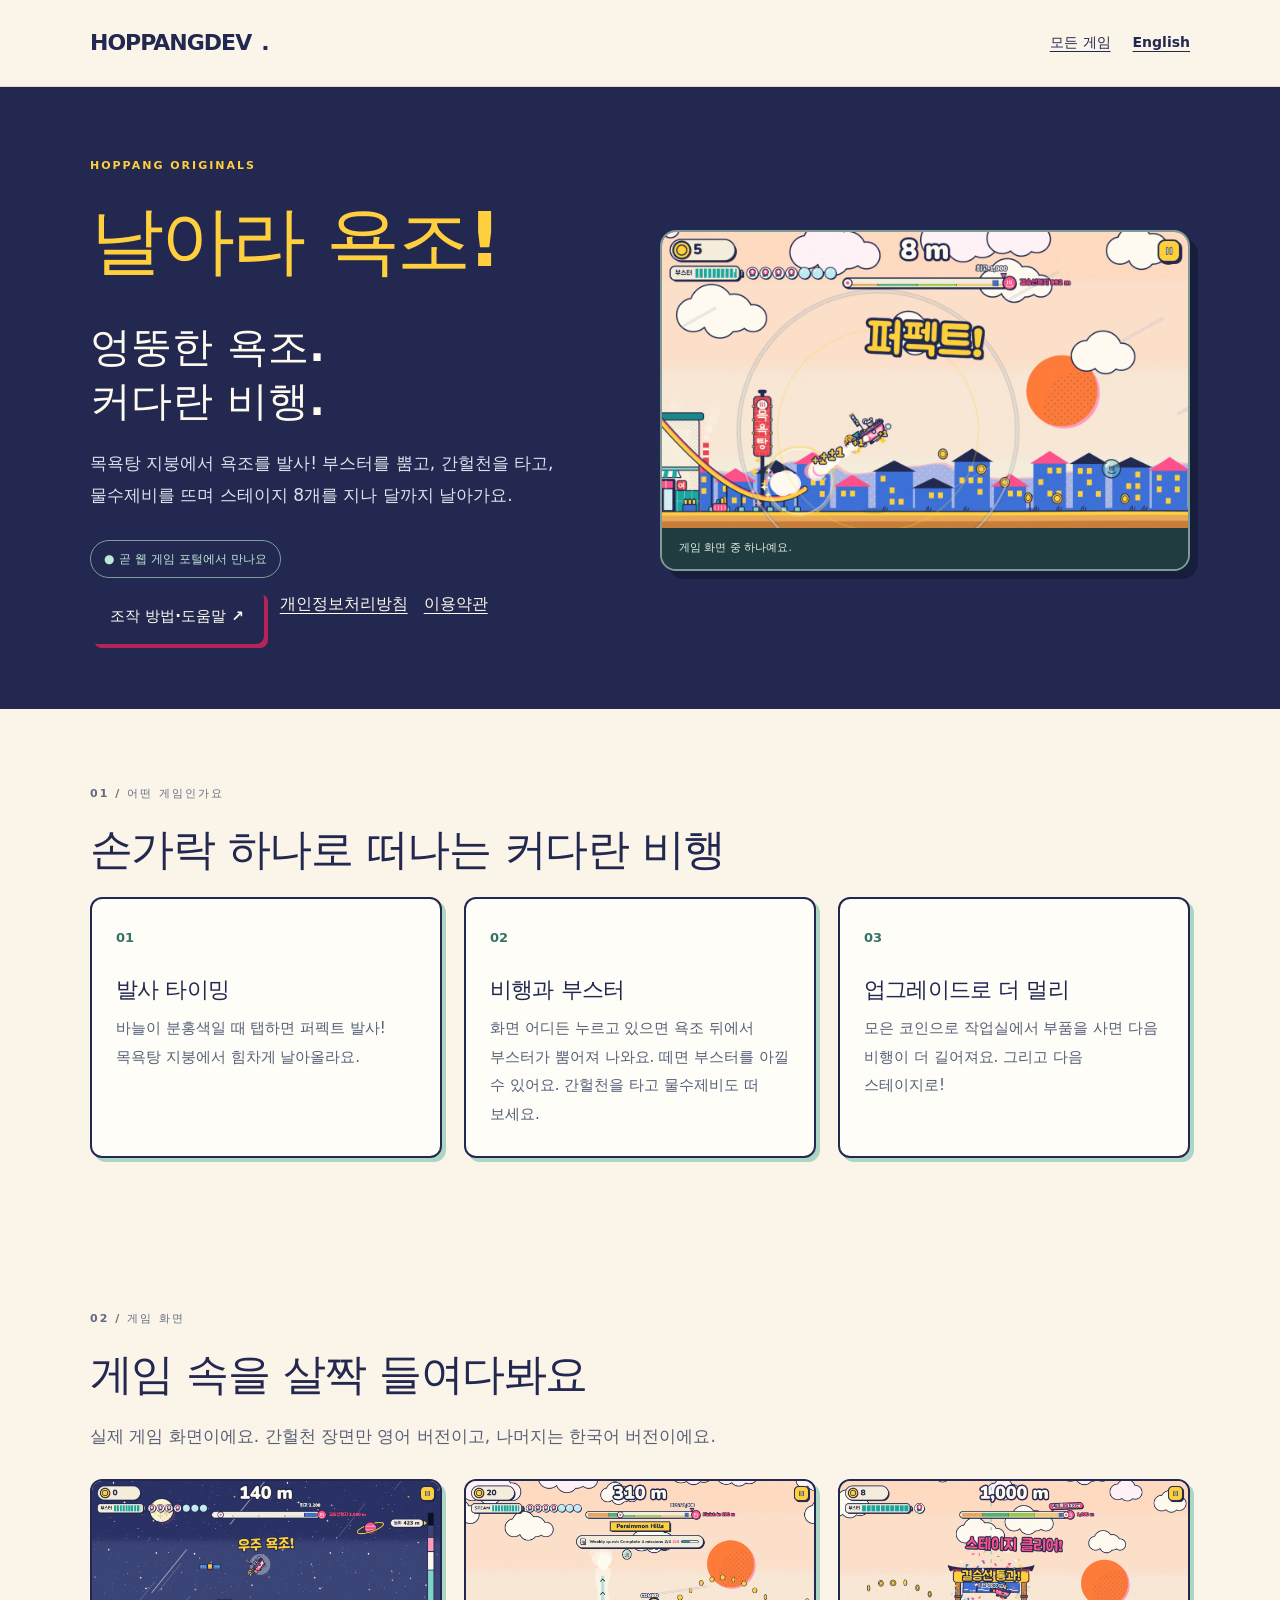
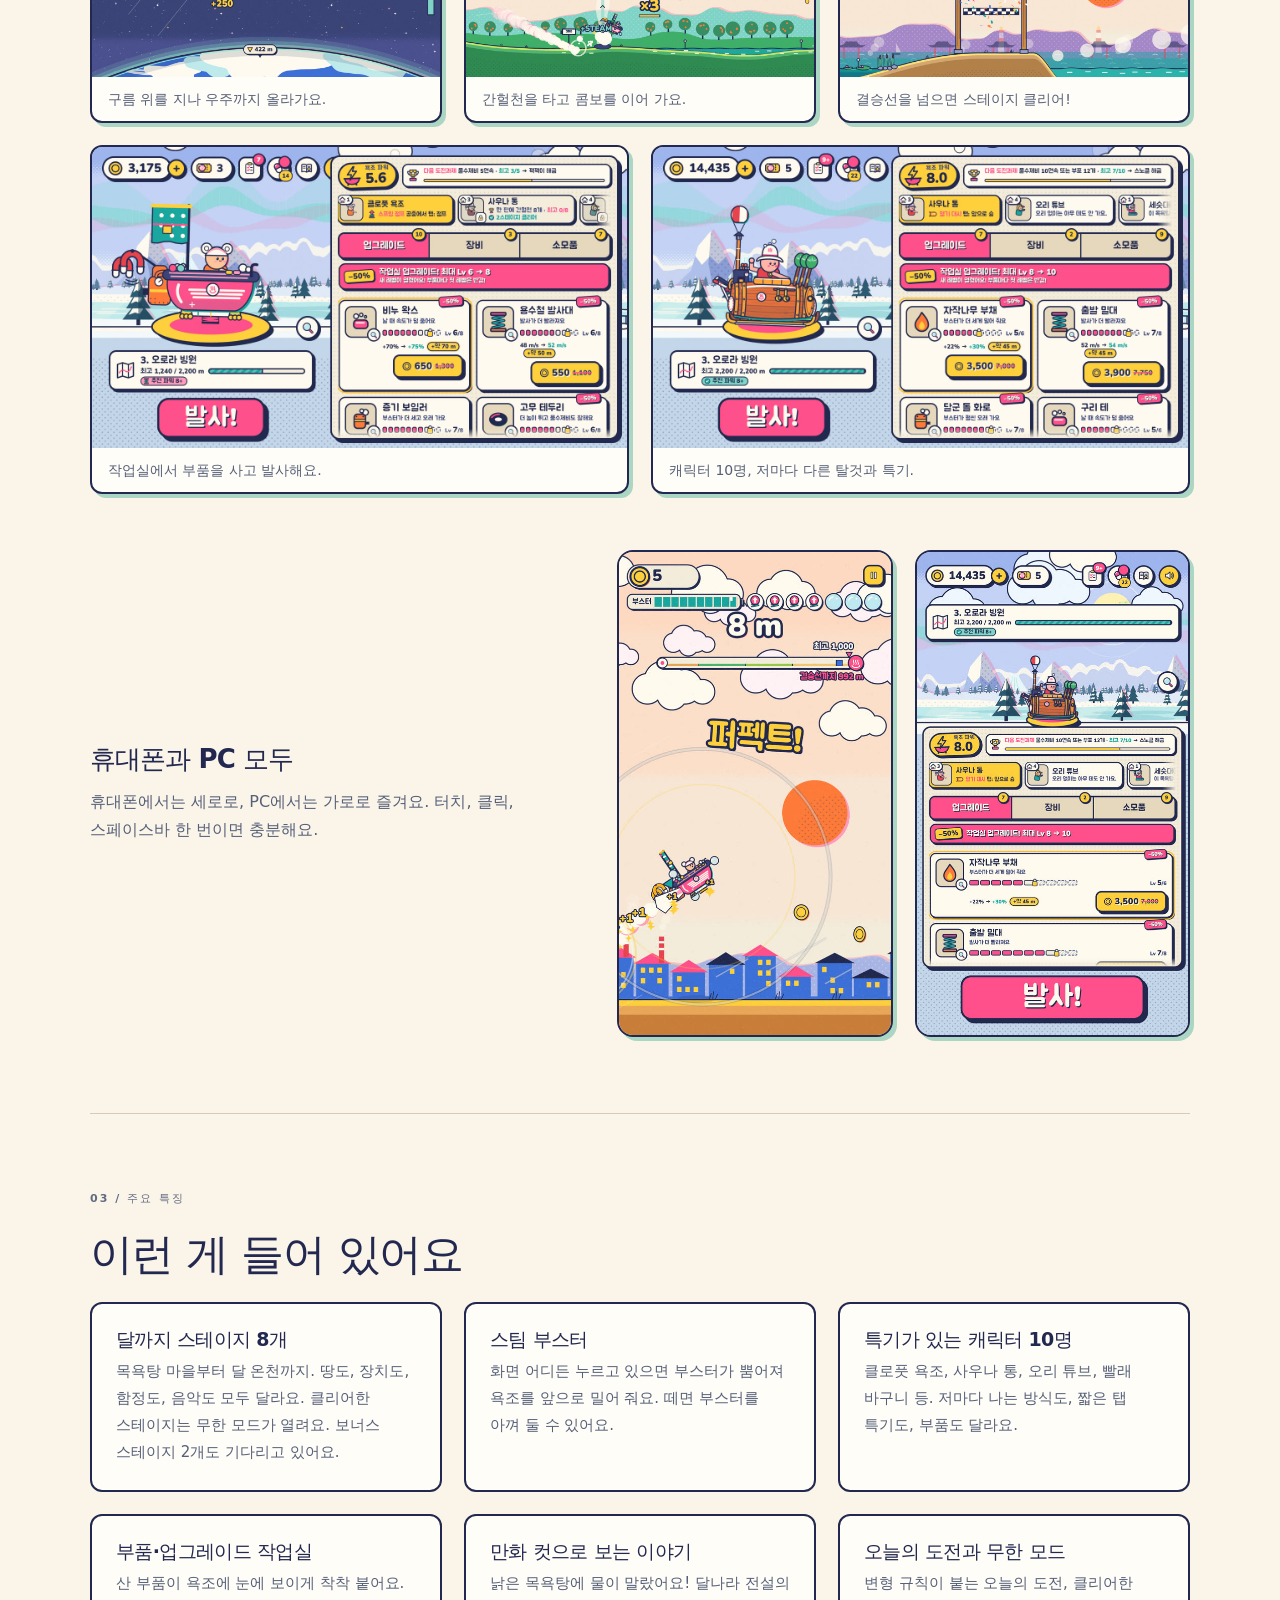
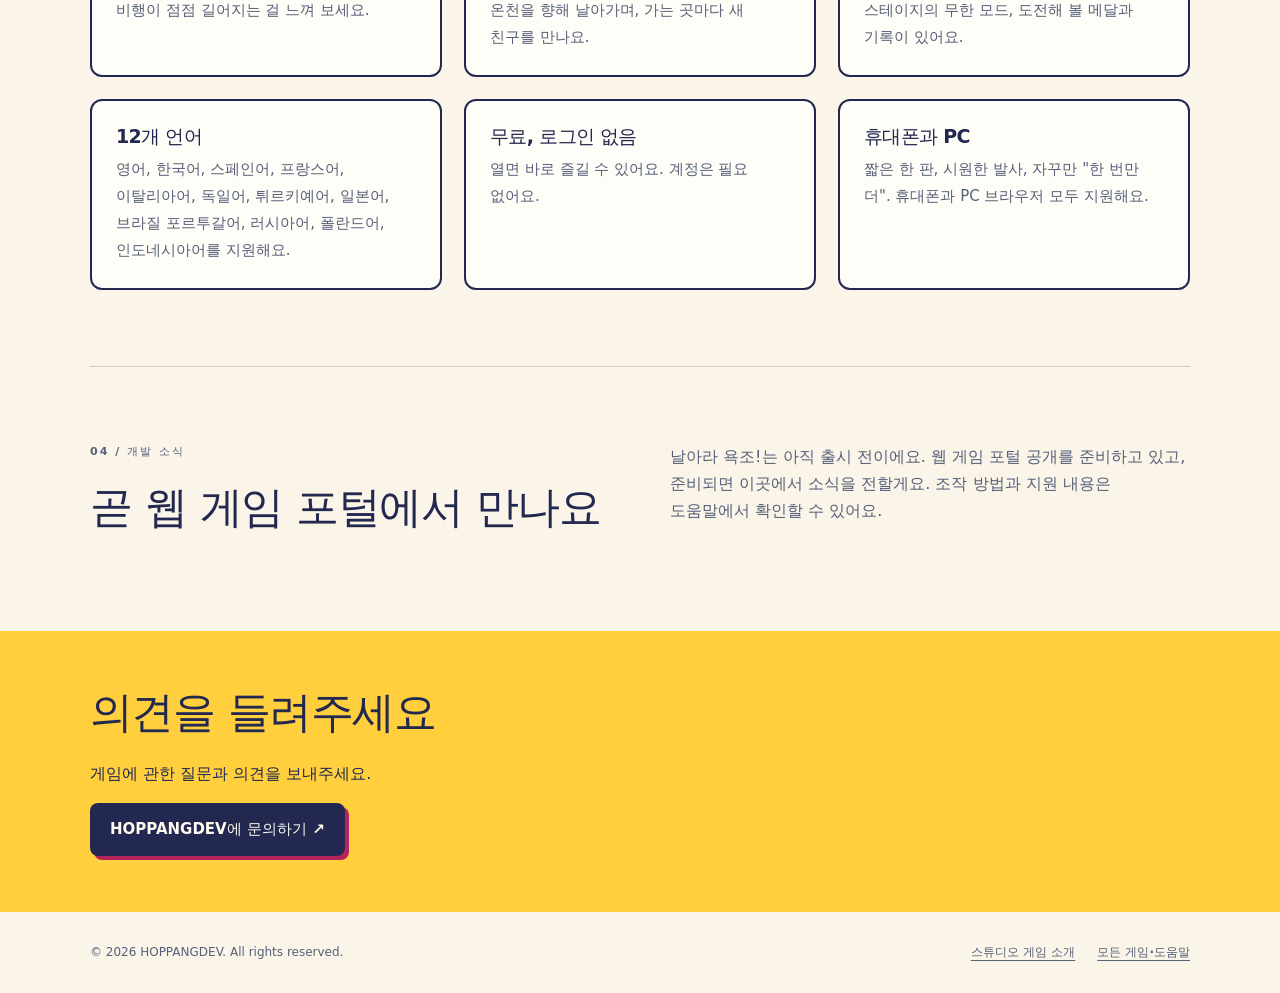
<file: bathtub-blastoff.ko.html>
<!doctype html>
<html lang="ko">
<head>
<meta charset="utf-8">
<meta name="viewport" content="width=device-width,initial-scale=1">
<title>날아라 욕조! — 욕조 발사 무료 웹게임 · HOPPANGDEV</title>
<meta name="description" content="목욕탕 지붕에서 욕조를 발사! 부스터를 뿜고, 간헐천을 타고, 스테이지 8개를 지나 달까지 날아가요. 곧 웹 게임 포털에서 만나요.">
<link rel="canonical" href="https://hoppangdev.github.io/bathtub-blastoff.ko.html">
<link rel="alternate" hreflang="en" href="https://hoppangdev.github.io/bathtub-blastoff.html">
<link rel="alternate" hreflang="ko" href="https://hoppangdev.github.io/bathtub-blastoff.ko.html">
<link rel="alternate" hreflang="x-default" href="https://hoppangdev.github.io/bathtub-blastoff.html">
<meta name="theme-color" content="#22284f">
<link rel="apple-touch-icon" href="apple-touch-icon.png">
<meta property="og:type" content="website">
<meta property="og:site_name" content="HOPPANGDEV">
<meta property="og:locale" content="ko_KR">
<meta property="og:locale:alternate" content="en_US">
<meta property="og:title" content="날아라 욕조! — 욕조 발사 무료 웹게임 · HOPPANGDEV">
<meta property="og:description" content="목욕탕 지붕에서 욕조를 발사! 부스터를 뿜고, 간헐천을 타고, 스테이지 8개를 지나 달까지 날아가요. 곧 웹 게임 포털에서 만나요.">
<meta property="og:url" content="https://hoppangdev.github.io/bathtub-blastoff.ko.html">
<meta property="og:image" content="https://hoppangdev.github.io/img/bathtub/ko/launch.jpg">
<meta property="og:image:width" content="1280">
<meta property="og:image:height" content="720">
<meta property="og:image:alt" content="분홍색 욕조를 탄 캐릭터가 목욕탕 지붕 위 미끄럼틀에서 복숭아빛 하늘로 날아오르는 모습.">
<meta name="twitter:card" content="summary_large_image">
<script type="application/ld+json">{"@context": "https://schema.org", "@type": "VideoGame", "name": "Bathtub Blastoff", "alternateName": "날아라 욕조!", "description": "목욕탕 지붕에서 욕조를 발사! 부스터를 뿜고, 간헐천을 타고, 스테이지 8개를 지나 달까지 날아가요. 곧 웹 게임 포털에서 만나요.", "url": "https://hoppangdev.github.io/bathtub-blastoff.ko.html", "inLanguage": "ko", "image": "https://hoppangdev.github.io/img/bathtub/ko/launch.jpg", "genre": ["Casual", "Arcade"], "gamePlatform": ["Web browser", "Mobile web", "Desktop web"], "playMode": "SinglePlayer", "author": {"@type": "Organization", "name": "Hoppang", "url": "https://hoppangdev.github.io/"}, "publisher": {"@type": "Organization", "name": "Hoppang", "url": "https://hoppangdev.github.io/"}}</script>
<link rel="icon" href="favicon.svg" type="image/svg+xml">
<link rel="stylesheet" href="game-info.css">
</head>
<body>
<a class="skip" href="#main">본문으로 건너뛰기</a>
<header class="top"><div class="wrap top-inner"><a class="brand" href="https://hoppangdev.shop/">HOPPANGDEV<span>.</span></a><nav aria-label="주 메뉴"><a href="index.html">모든 게임</a><a href="bathtub-blastoff.html" lang="en">English</a></nav></div></header>
<main id="main">
<section class="hero"><div class="wrap hero-grid">
<div class="hero-copy">
<p class="eyebrow">HOPPANG ORIGINALS</p>
<h1>날아라 욕조!</h1>
<p class="hook">엉뚱한 욕조.<br>커다란 비행.</p>
<p class="lead">목욕탕 지붕에서 욕조를 발사! 부스터를 뿜고, 간헐천을 타고, 물수제비를 뜨며 스테이지 8개를 지나 달까지 날아가요.</p>
<p class="badge">● 곧 웹 게임 포털에서 만나요</p>
<div class="game-links"><a class="button" href="support.ko.html">조작 방법·도움말 ↗</a><a href="privacy.ko.html">개인정보처리방침</a><a href="terms.ko.html">이용약관</a></div>
</div>
<figure>
<img class="shot" src="img/bathtub/ko/launch.jpg" width="1280" height="720" alt="분홍색 욕조를 탄 캐릭터가 목욕탕 지붕 위 미끄럼틀에서 복숭아빛 하늘로 날아오르는 모습. 파란 동네 위로 퍼펙트! 문구, 부스터 게이지, 진행 막대가 보여요.">
<figcaption>게임 화면 중 하나예요.</figcaption>
</figure>
</div></section>

<section class="wrap section"><p class="eyebrow">01 / 어떤 게임인가요</p><h2>손가락 하나로 떠나는 커다란 비행</h2>
<div class="steps">
<article><span class="step-number">01</span><h3>발사 타이밍</h3><p>바늘이 분홍색일 때 탭하면 퍼펙트 발사! 목욕탕 지붕에서 힘차게 날아올라요.</p></article>
<article><span class="step-number">02</span><h3>비행과 부스터</h3><p>화면 어디든 누르고 있으면 욕조 뒤에서 부스터가 뿜어져 나와요. 떼면 부스터를 아낄 수 있어요. 간헐천을 타고 물수제비도 떠 보세요.</p></article>
<article><span class="step-number">03</span><h3>업그레이드로 더 멀리</h3><p>모은 코인으로 작업실에서 부품을 사면 다음 비행이 더 길어져요. 그리고 다음 스테이지로!</p></article>
</div></section>

<section class="wrap section shots" aria-labelledby="screens-title"><p class="eyebrow">02 / 게임 화면</p><h2 id="screens-title">게임 속을 살짝 들여다봐요</h2>
<p class="intro">실제 게임 화면이에요. 간헐천 장면만 영어 버전이고, 나머지는 한국어 버전이에요.</p>
<div class="gallery">
<figure><img class="shot" src="img/bathtub/ko/high-flight.jpg" width="1280" height="720" loading="lazy" decoding="async" alt="욕조가 구름 위 별이 가득한 하늘을 날고 있어요. 인공위성, 고리 달린 행성, 아래로 둥근 지구가 보이고 우주 욕조! 문구가 떠 있어요."><figcaption>구름 위를 지나 우주까지 올라가요.</figcaption></figure>
<figure><img class="shot" src="img/bathtub/geyser-combo.jpg" width="1280" height="720" loading="lazy" decoding="async" alt="주황색 나무가 있는 초록 언덕 위에서 욕조가 증기 간헐천에 떠오르고 있어요. 코인 줄과 x3 콤보 표시가 보여요."><figcaption>간헐천을 타고 콤보를 이어 가요.</figcaption></figure>
<figure><img class="shot" src="img/bathtub/ko/stage-clear.jpg" width="1280" height="720" loading="lazy" decoding="async" alt="바닷가의 나무 결승문을 욕조가 통과하고 색종이가 터지며 스테이지 클리어! 문구가 떠 있어요."><figcaption>결승선을 넘으면 스테이지 클리어!</figcaption></figure>
<figure><img class="shot" src="img/bathtub/ko/workshop.jpg" width="1280" height="720" loading="lazy" decoding="async" alt="작업실 화면. 왼쪽에는 부품을 단 분홍색 욕조, 오른쪽에는 가격이 적힌 업그레이드 카드 목록, 아래에는 큰 발사! 버튼이 있어요."><figcaption>작업실에서 부품을 사고 발사해요.</figcaption></figure>
<figure><img class="shot" src="img/bathtub/ko/riders.jpg" width="1280" height="720" loading="lazy" decoding="async" alt="캐릭터 선택 화면. 나무 사우나 통을 탄 캐릭터와 부품이 보이고, 위쪽에 다른 캐릭터 목록이 있어요."><figcaption>캐릭터 10명, 저마다 다른 탈것과 특기.</figcaption></figure>
</div>
<div class="phones">
<div><h3>휴대폰과 PC 모두</h3><p>휴대폰에서는 세로로, PC에서는 가로로 즐겨요. 터치, 클릭, 스페이스바 한 번이면 충분해요.</p></div>
<figure><img class="shot" src="img/bathtub/ko/phone-launch.jpg" width="540" height="960" loading="lazy" decoding="async" alt="휴대폰 세로 화면의 발사 장면. 퍼펙트! 문구 아래로 욕조가 동네 위로 솟아올라요."></figure>
<figure><img class="shot" src="img/bathtub/ko/phone-riders.jpg" width="540" height="960" loading="lazy" decoding="async" alt="휴대폰 세로 화면의 작업실. 사우나 통을 탄 캐릭터 아래로 업그레이드 카드 목록과 발사! 버튼이 있어요."></figure>
</div></section>

<section class="wrap section features-section" aria-labelledby="features-title"><p class="eyebrow">03 / 주요 특징</p><h2 id="features-title">이런 게 들어 있어요</h2>
<ul class="features">
<li><h3>달까지 스테이지 8개</h3><p>목욕탕 마을부터 달 온천까지. 땅도, 장치도, 함정도, 음악도 모두 달라요. 클리어한 스테이지는 무한 모드가 열려요. 보너스 스테이지 2개도 기다리고 있어요.</p></li>
<li><h3>스팀 부스터</h3><p>화면 어디든 누르고 있으면 부스터가 뿜어져 욕조를 앞으로 밀어 줘요. 떼면 부스터를 아껴 둘 수 있어요.</p></li>
<li><h3>특기가 있는 캐릭터 10명</h3><p>클로풋 욕조, 사우나 통, 오리 튜브, 빨래 바구니 등. 저마다 나는 방식도, 짧은 탭 특기도, 부품도 달라요.</p></li>
<li><h3>부품·업그레이드 작업실</h3><p>산 부품이 욕조에 눈에 보이게 착착 붙어요. 비행이 점점 길어지는 걸 느껴 보세요.</p></li>
<li><h3>만화 컷으로 보는 이야기</h3><p>낡은 목욕탕에 물이 말랐어요! 달나라 전설의 온천을 향해 날아가며, 가는 곳마다 새 친구를 만나요.</p></li>
<li><h3>오늘의 도전과 무한 모드</h3><p>변형 규칙이 붙는 오늘의 도전, 클리어한 스테이지의 무한 모드, 도전해 볼 메달과 기록이 있어요.</p></li>
<li><h3>12개 언어</h3><p>영어, 한국어, 스페인어, 프랑스어, 이탈리아어, 독일어, 튀르키예어, 일본어, 브라질 포르투갈어, 러시아어, 폴란드어, 인도네시아어를 지원해요.</p></li>
<li><h3>무료, 로그인 없음</h3><p>열면 바로 즐길 수 있어요. 계정은 필요 없어요.</p></li>
<li><h3>휴대폰과 PC</h3><p>짧은 한 판, 시원한 발사, 자꾸만 "한 번만 더". 휴대폰과 PC 브라우저 모두 지원해요.</p></li>
</ul></section>

<section class="wrap status section"><div><p class="eyebrow">04 / 개발 소식</p><h2>곧 웹 게임 포털에서 만나요</h2></div><div><p>날아라 욕조!는 아직 출시 전이에요. 웹 게임 포털 공개를 준비하고 있고, 준비되면 이곳에서 소식을 전할게요. 조작 방법과 지원 내용은 도움말에서 확인할 수 있어요.</p></div></section>

<section class="contact"><div class="wrap"><h2>의견을 들려주세요</h2><p>게임에 관한 질문과 의견을 보내주세요.</p><a class="button" href="mailto:contact@hoppangdev.shop">HOPPANGDEV에 문의하기 ↗</a></div></section>
</main>
<footer class="wrap footer"><p>© 2026 HOPPANGDEV. All rights reserved.</p><nav><a href="https://hoppangdev.shop/#games">스튜디오 게임 소개</a><a href="index.html">모든 게임·도움말</a></nav></footer>
</body>
</html>
</file>
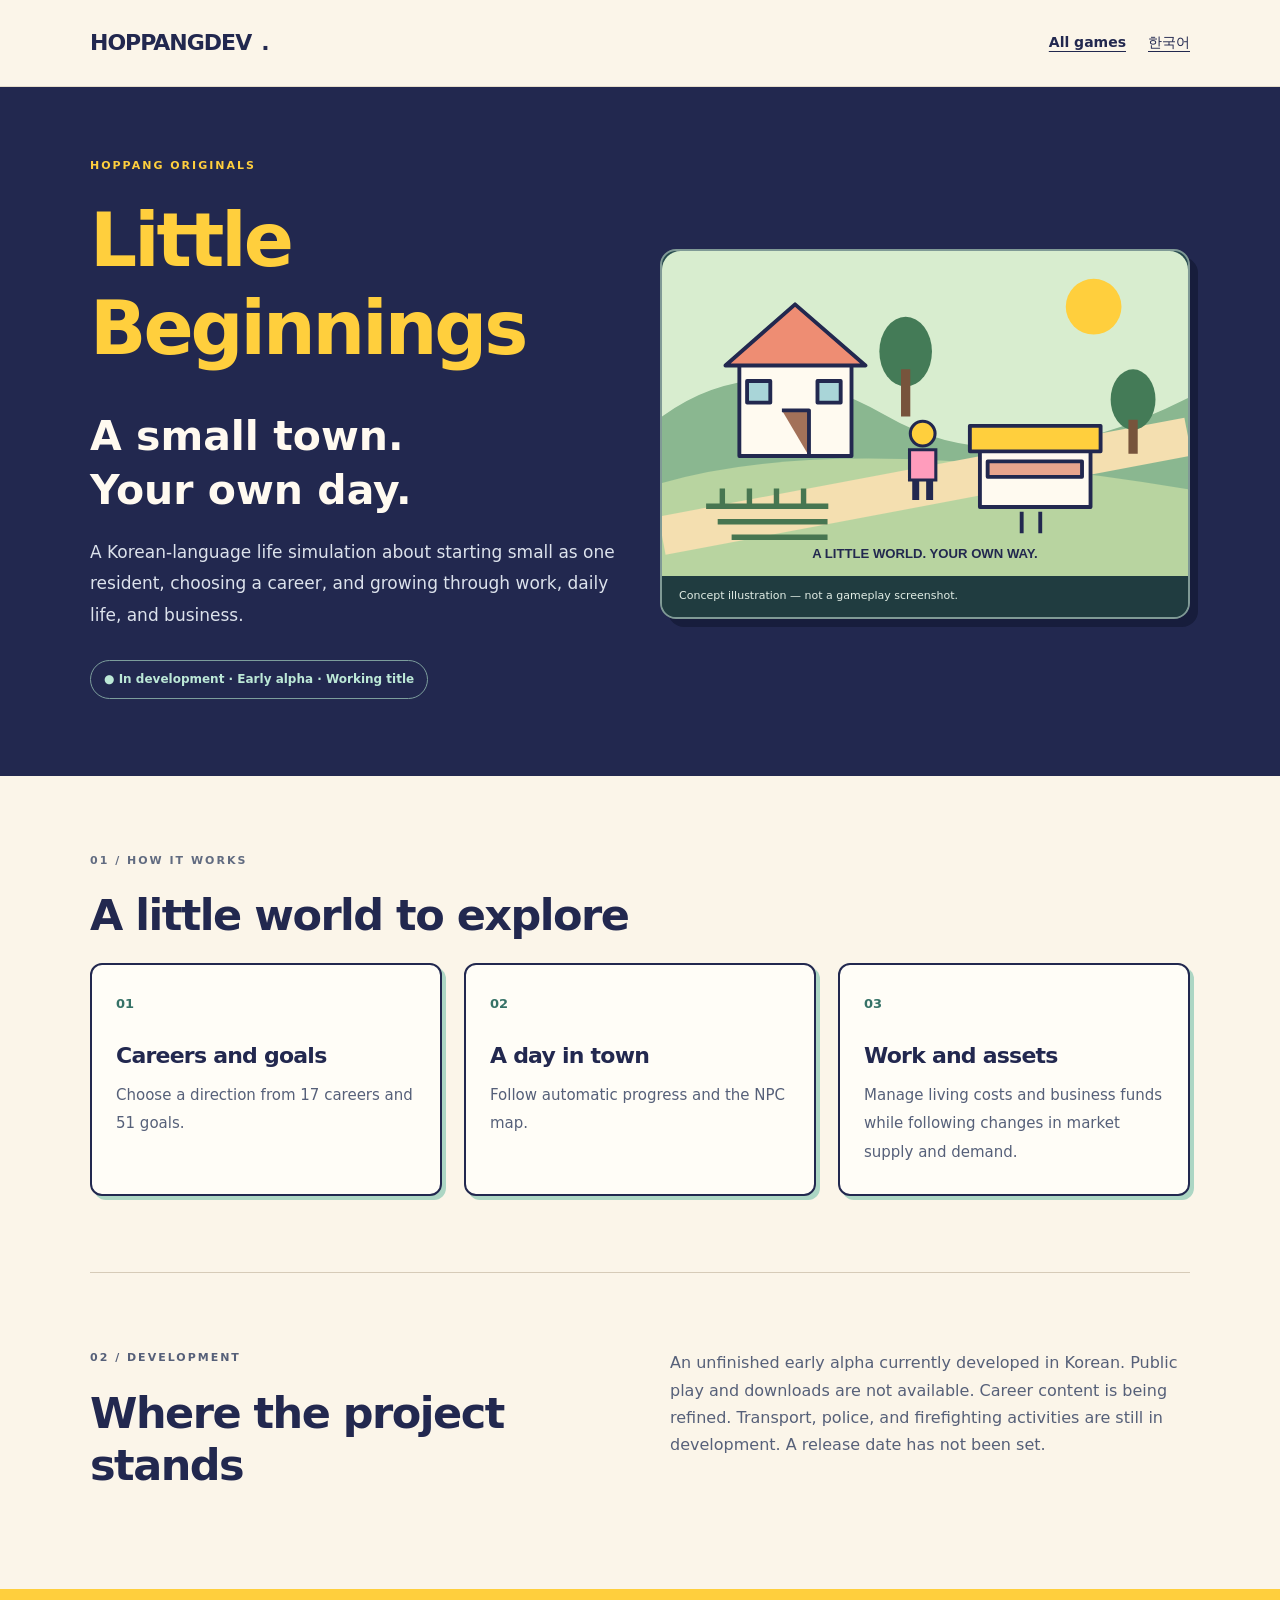
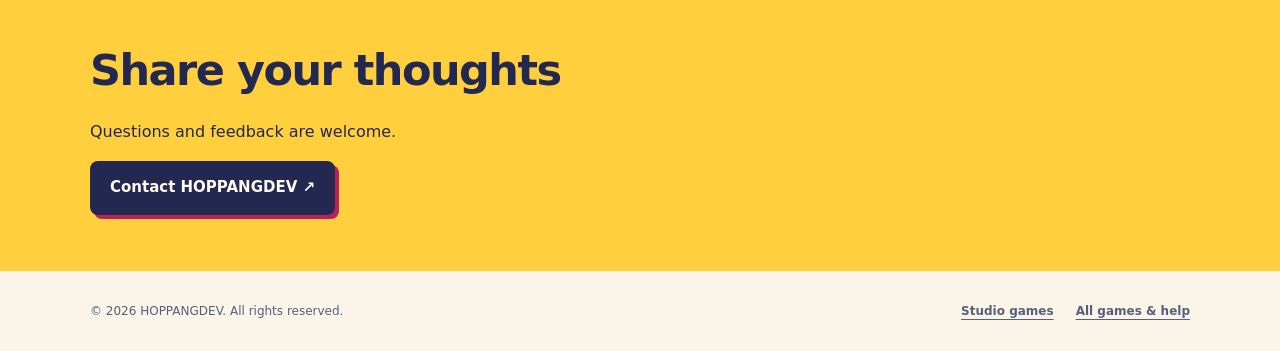
<file: little-life.html>
<!doctype html><html lang="en"><head><meta charset="utf-8"><meta name="viewport" content="width=device-width,initial-scale=1"><title>Little Beginnings — HOPPANGDEV</title><meta name="description" content="A Korean-language life simulation about starting small as one resident, choosing a career, and growing through work, daily life, and business."><link rel="canonical" href="https://hoppangdev.github.io/little-life.html"><link rel="alternate" hreflang="ko" href="https://hoppangdev.github.io/little-life.ko.html"><link rel="icon" href="favicon.svg" type="image/svg+xml"><link rel="stylesheet" href="game-info.css"></head><body><a class="skip" href="#main">Skip to content</a><header class="top"><div class="wrap top-inner"><a class="brand" href="https://hoppangdev.shop/">HOPPANGDEV<span>.</span></a><nav aria-label="Main navigation"><a href="index.html">All games</a><a href="little-life.ko.html" lang="ko">한국어</a></nav></div></header><main id="main"><section class="hero"><div class="wrap hero-grid"><div class="hero-copy"><p class="eyebrow">HOPPANG ORIGINALS</p><h1>Little Beginnings</h1><p class="hook">A small town.<br>Your own day.</p><p class="lead">A Korean-language life simulation about starting small as one resident, choosing a career, and growing through work, daily life, and business.</p><p class="badge">● In development · Early alpha · Working title</p></div><figure><svg class="life-art" viewBox="0 0 680 420" aria-hidden="true" focusable="false"><rect width="680" height="420" rx="24" fill="#d8edcf"/><circle cx="558" cy="72" r="36" fill="#ffcf3d"/><path d="M0 214Q130 120 290 213T680 190V420H0Z" fill="#8ab790"/><path d="M0 300Q230 233 680 308V420H0Z" fill="#b8d4a0"/><path d="M0 368 680 240" stroke="#f4dfb0" stroke-width="50"/><g stroke="#22284f" stroke-width="5" stroke-linejoin="round"><path d="M100 142h145v123H100Z" fill="#fffaf0"/><path d="m82 148 90-79 91 79Z" fill="#ee8d73"/><path d="M155 206h35v59" fill="#a37159"/><path d="M110 168h30v28h-30zm91 0h30v28h-30z" fill="#a9d5d8"/><path d="M411 238h143v93H411Z" fill="#fffaf0"/><path d="M398 226h169v33H398Z" fill="#ffcf3d"/><path d="M421 272h122v20H421Z" fill="#eaa58d"/><path d="m465 337 0 28m24-28v28" fill="none"/></g><g fill="#447b57"><ellipse cx="315" cy="130" rx="34" ry="45"/><ellipse cx="609" cy="192" rx="29" ry="39"/></g><g stroke="#77543c" stroke-width="12"><path d="M315 153v61M609 218v44"/></g><g stroke="#477651" stroke-width="7"><path d="M57 330h158M72 350h142M90 370h124"/><path d="M78 327v-20m35 20v-20m35 20v-20m35 20v-20"/></g><g transform="translate(337 267)"><circle cy="-31" r="16" fill="#ffcf3d" stroke="#22284f" stroke-width="4"/><path d="M-17-10h34v39h-34Z" fill="#ff9cbc" stroke="#22284f" stroke-width="4"/><path d="M-9 29v26m18-26v26" stroke="#22284f" stroke-width="9"/></g><text x="340" y="397" text-anchor="middle" font-family="sans-serif" font-weight="bold" font-size="17" fill="#22284f">A LITTLE WORLD. YOUR OWN WAY.</text></svg><figcaption>Concept illustration — not a gameplay screenshot.</figcaption></figure></div></section><section class="wrap section"><p class="eyebrow">01 / HOW IT WORKS</p><h2>A little world to explore</h2><div class="steps"><article><span class="step-number">01</span><h3>Careers and goals</h3><p>Choose a direction from 17 careers and 51 goals.</p></article><article><span class="step-number">02</span><h3>A day in town</h3><p>Follow automatic progress and the NPC map.</p></article><article><span class="step-number">03</span><h3>Work and assets</h3><p>Manage living costs and business funds while following changes in market supply and demand.</p></article></div></section><section class="wrap status section"><div><p class="eyebrow">02 / DEVELOPMENT</p><h2>Where the project stands</h2></div><div><p>An unfinished early alpha currently developed in Korean. Public play and downloads are not available. Career content is being refined. Transport, police, and firefighting activities are still in development. A release date has not been set.</p></div></section><section class="contact"><div class="wrap"><h2>Share your thoughts</h2><p>Questions and feedback are welcome.</p><a class="button" href="mailto:contact@hoppangdev.shop">Contact HOPPANGDEV ↗</a></div></section></main><footer class="wrap footer"><p>© 2026 HOPPANGDEV. All rights reserved.</p><nav><a href="https://hoppangdev.shop/#games">Studio games</a><a href="index.html">All games & help</a></nav></footer></body></html>
</file>
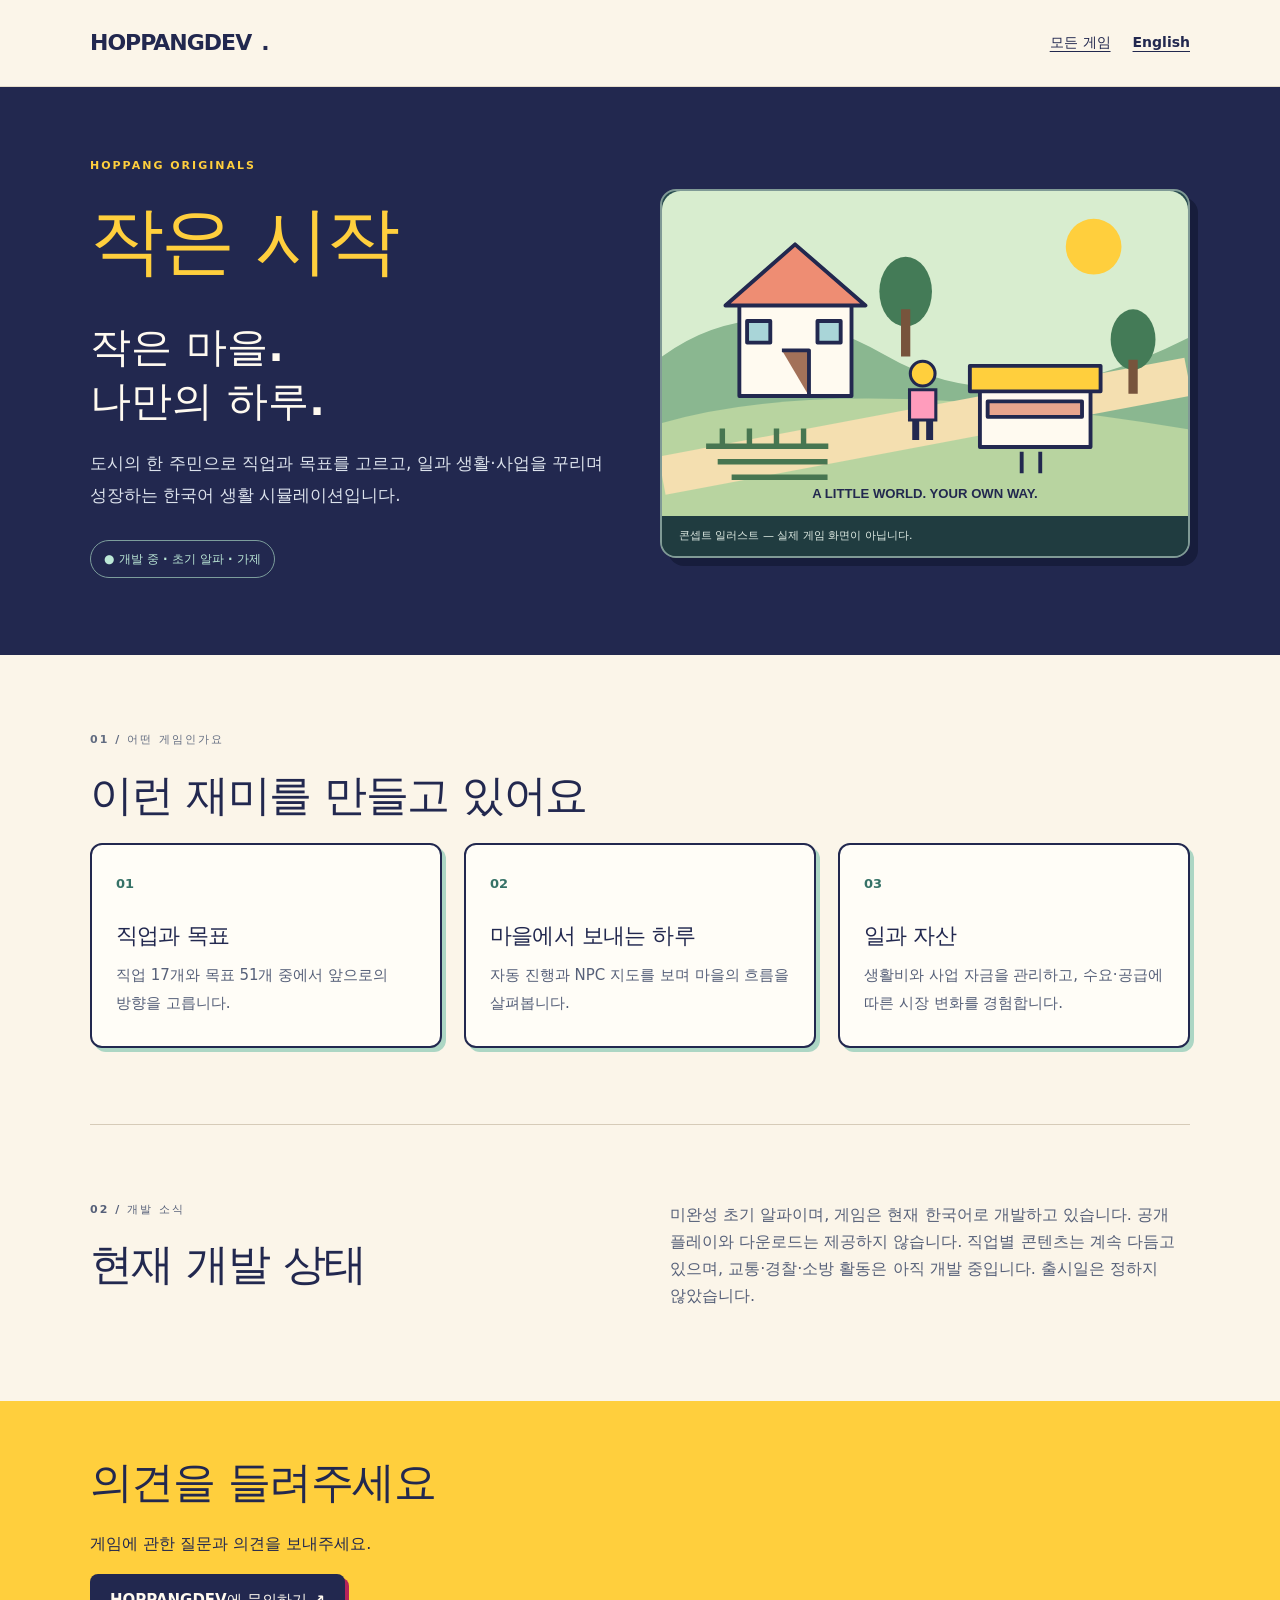
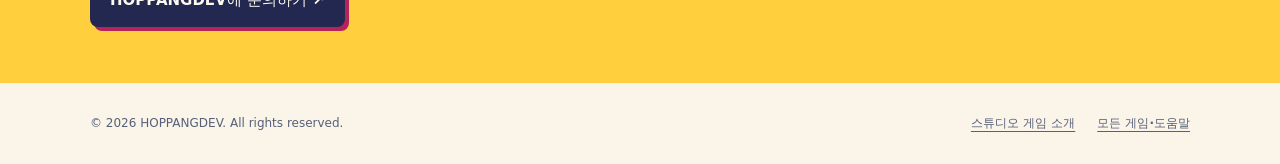
<file: little-life.ko.html>
<!doctype html><html lang="ko"><head><meta charset="utf-8"><meta name="viewport" content="width=device-width,initial-scale=1"><title>작은 시작 — HOPPANGDEV</title><meta name="description" content="도시의 한 주민으로 직업과 목표를 고르고, 일과 생활·사업을 꾸리며 성장하는 한국어 생활 시뮬레이션입니다."><link rel="canonical" href="https://hoppangdev.github.io/little-life.ko.html"><link rel="alternate" hreflang="en" href="https://hoppangdev.github.io/little-life.html"><link rel="icon" href="favicon.svg" type="image/svg+xml"><link rel="stylesheet" href="game-info.css"></head><body><a class="skip" href="#main">본문으로 건너뛰기</a><header class="top"><div class="wrap top-inner"><a class="brand" href="https://hoppangdev.shop/">HOPPANGDEV<span>.</span></a><nav aria-label="주 메뉴"><a href="index.html">모든 게임</a><a href="little-life.html" lang="en">English</a></nav></div></header><main id="main"><section class="hero"><div class="wrap hero-grid"><div class="hero-copy"><p class="eyebrow">HOPPANG ORIGINALS</p><h1>작은 시작</h1><p class="hook">작은 마을.<br>나만의 하루.</p><p class="lead">도시의 한 주민으로 직업과 목표를 고르고, 일과 생활·사업을 꾸리며 성장하는 한국어 생활 시뮬레이션입니다.</p><p class="badge">● 개발 중 · 초기 알파 · 가제</p></div><figure><svg class="life-art" viewBox="0 0 680 420" aria-hidden="true" focusable="false"><rect width="680" height="420" rx="24" fill="#d8edcf"/><circle cx="558" cy="72" r="36" fill="#ffcf3d"/><path d="M0 214Q130 120 290 213T680 190V420H0Z" fill="#8ab790"/><path d="M0 300Q230 233 680 308V420H0Z" fill="#b8d4a0"/><path d="M0 368 680 240" stroke="#f4dfb0" stroke-width="50"/><g stroke="#22284f" stroke-width="5" stroke-linejoin="round"><path d="M100 142h145v123H100Z" fill="#fffaf0"/><path d="m82 148 90-79 91 79Z" fill="#ee8d73"/><path d="M155 206h35v59" fill="#a37159"/><path d="M110 168h30v28h-30zm91 0h30v28h-30z" fill="#a9d5d8"/><path d="M411 238h143v93H411Z" fill="#fffaf0"/><path d="M398 226h169v33H398Z" fill="#ffcf3d"/><path d="M421 272h122v20H421Z" fill="#eaa58d"/><path d="m465 337 0 28m24-28v28" fill="none"/></g><g fill="#447b57"><ellipse cx="315" cy="130" rx="34" ry="45"/><ellipse cx="609" cy="192" rx="29" ry="39"/></g><g stroke="#77543c" stroke-width="12"><path d="M315 153v61M609 218v44"/></g><g stroke="#477651" stroke-width="7"><path d="M57 330h158M72 350h142M90 370h124"/><path d="M78 327v-20m35 20v-20m35 20v-20m35 20v-20"/></g><g transform="translate(337 267)"><circle cy="-31" r="16" fill="#ffcf3d" stroke="#22284f" stroke-width="4"/><path d="M-17-10h34v39h-34Z" fill="#ff9cbc" stroke="#22284f" stroke-width="4"/><path d="M-9 29v26m18-26v26" stroke="#22284f" stroke-width="9"/></g><text x="340" y="397" text-anchor="middle" font-family="sans-serif" font-weight="bold" font-size="17" fill="#22284f">A LITTLE WORLD. YOUR OWN WAY.</text></svg><figcaption>콘셉트 일러스트 — 실제 게임 화면이 아닙니다.</figcaption></figure></div></section><section class="wrap section"><p class="eyebrow">01 / 어떤 게임인가요</p><h2>이런 재미를 만들고 있어요</h2><div class="steps"><article><span class="step-number">01</span><h3>직업과 목표</h3><p>직업 17개와 목표 51개 중에서 앞으로의 방향을 고릅니다.</p></article><article><span class="step-number">02</span><h3>마을에서 보내는 하루</h3><p>자동 진행과 NPC 지도를 보며 마을의 흐름을 살펴봅니다.</p></article><article><span class="step-number">03</span><h3>일과 자산</h3><p>생활비와 사업 자금을 관리하고, 수요·공급에 따른 시장 변화를 경험합니다.</p></article></div></section><section class="wrap status section"><div><p class="eyebrow">02 / 개발 소식</p><h2>현재 개발 상태</h2></div><div><p>미완성 초기 알파이며, 게임은 현재 한국어로 개발하고 있습니다. 공개 플레이와 다운로드는 제공하지 않습니다. 직업별 콘텐츠는 계속 다듬고 있으며, 교통·경찰·소방 활동은 아직 개발 중입니다. 출시일은 정하지 않았습니다.</p></div></section><section class="contact"><div class="wrap"><h2>의견을 들려주세요</h2><p>게임에 관한 질문과 의견을 보내주세요.</p><a class="button" href="mailto:contact@hoppangdev.shop">HOPPANGDEV에 문의하기 ↗</a></div></section></main><footer class="wrap footer"><p>© 2026 HOPPANGDEV. All rights reserved.</p><nav><a href="https://hoppangdev.shop/#games">스튜디오 게임 소개</a><a href="index.html">모든 게임·도움말</a></nav></footer></body></html>
</file>
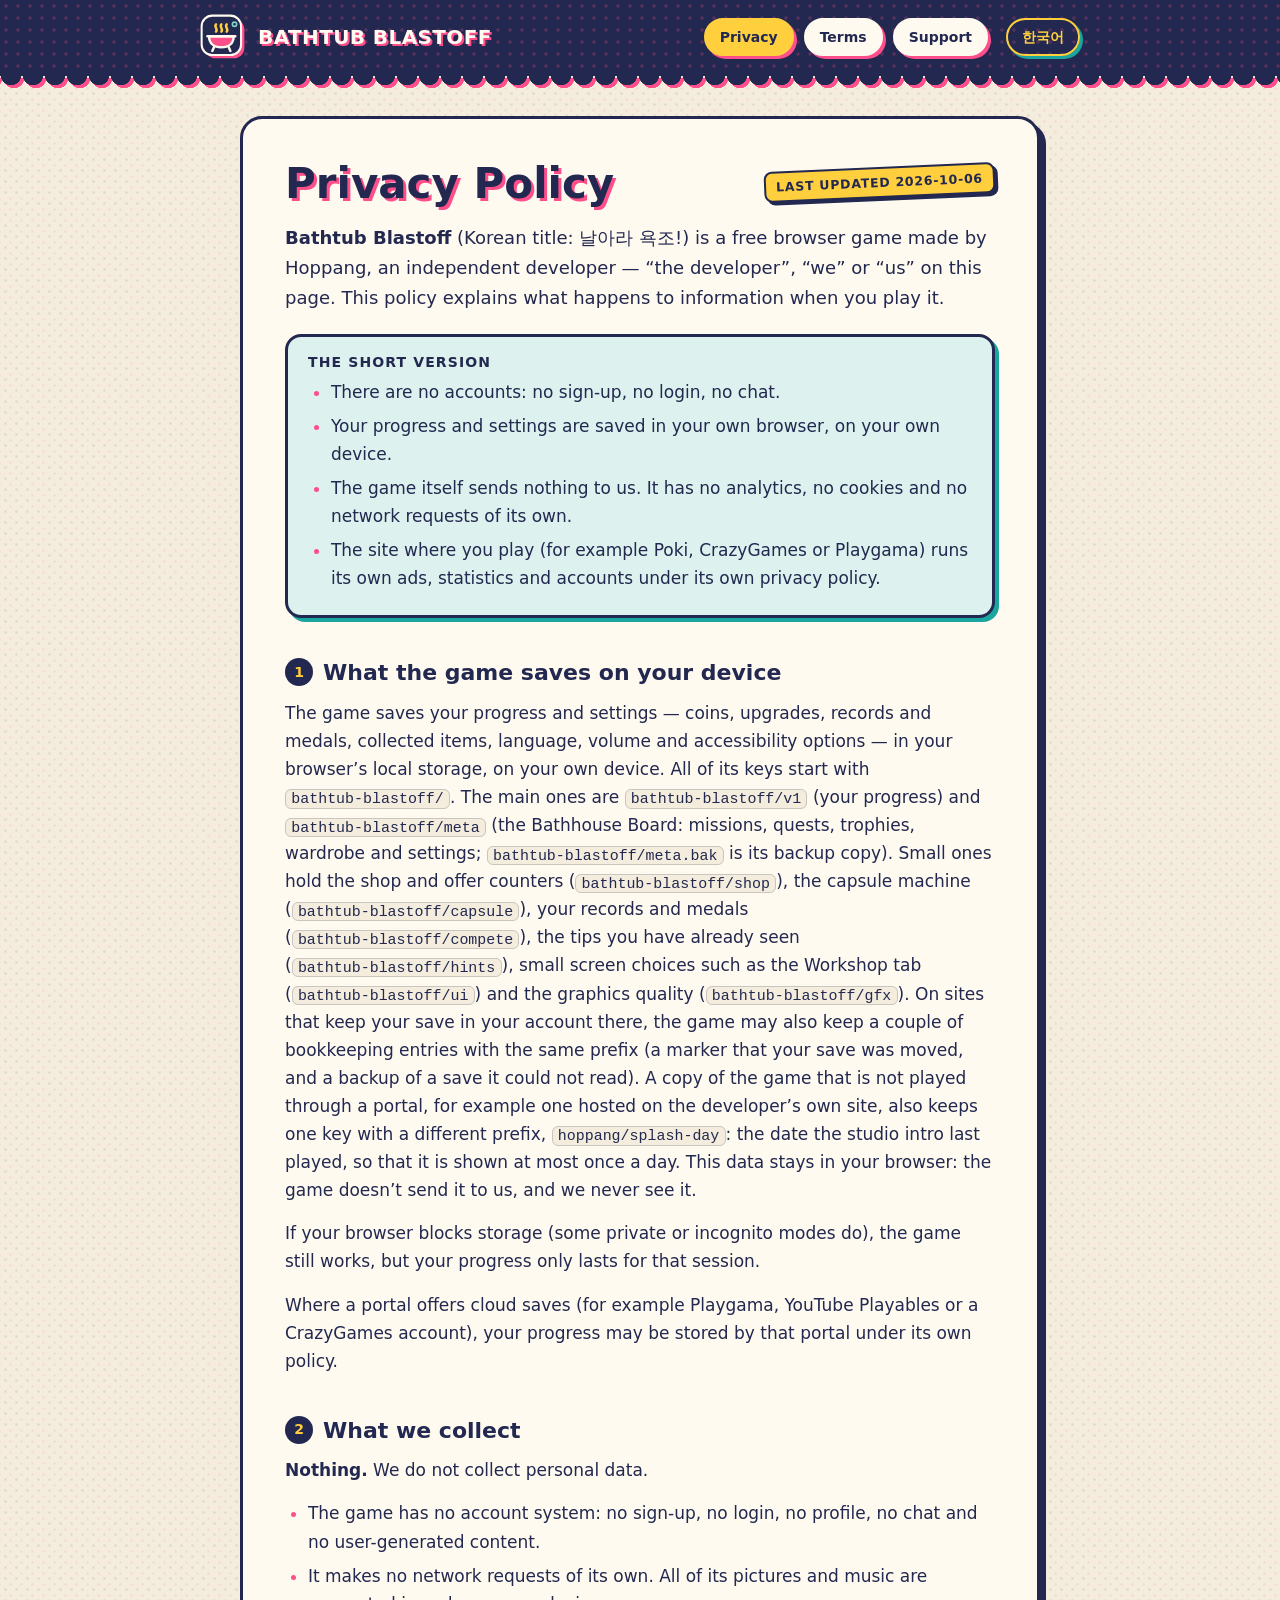
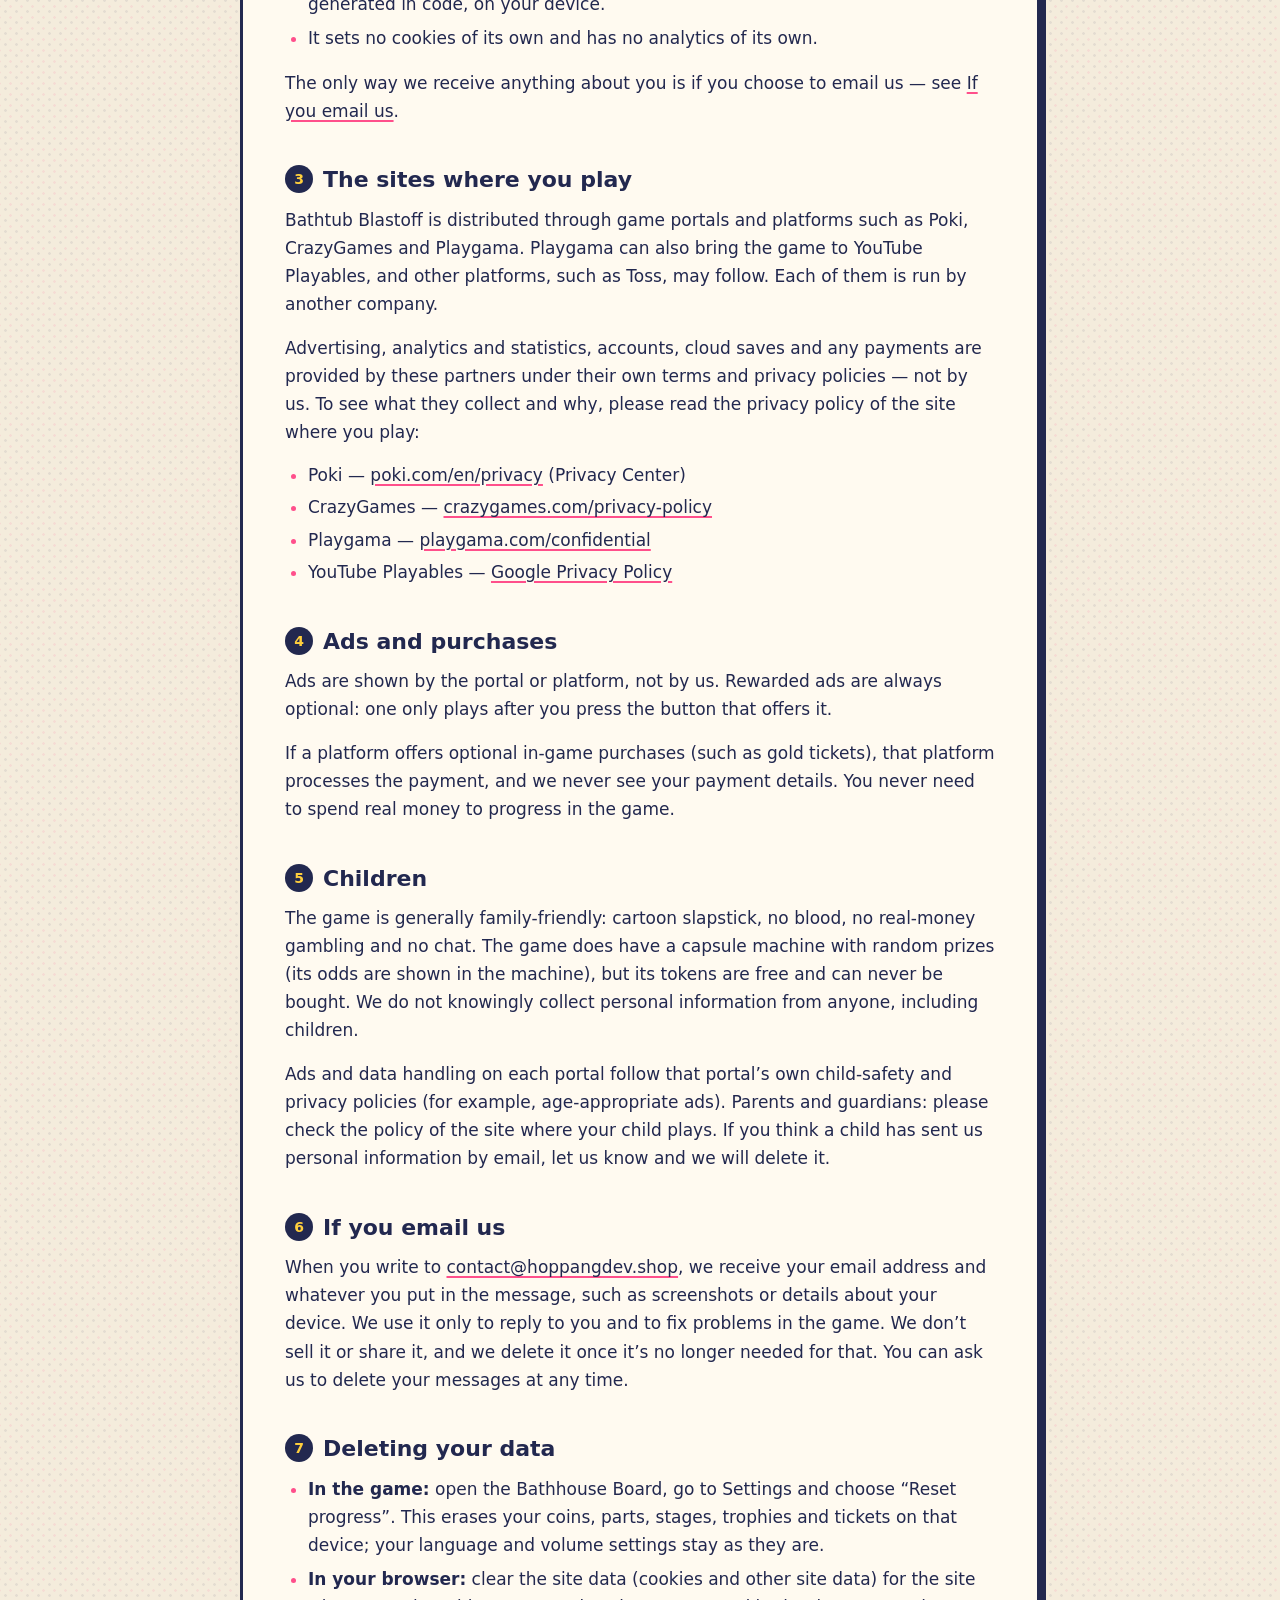
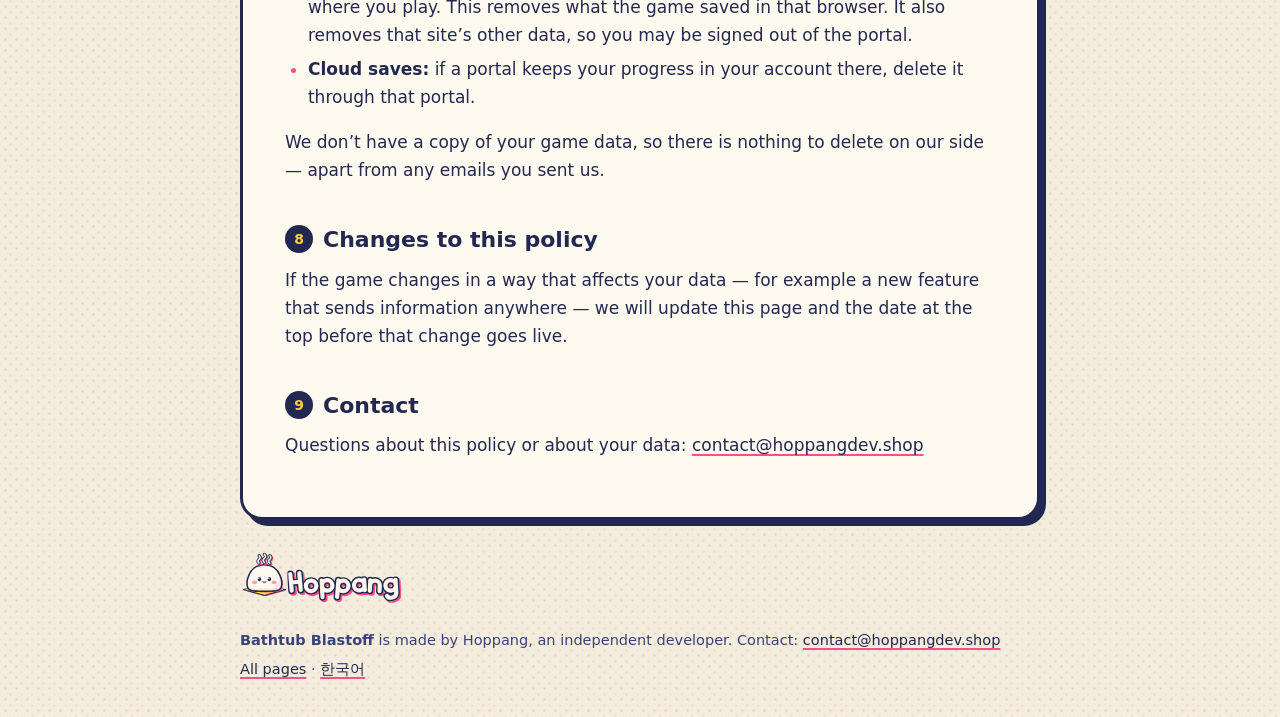
<file: privacy.html>
<!doctype html>
<html lang="en">
  <head>
    <meta charset="utf-8" />
    <meta name="viewport" content="width=device-width, initial-scale=1" />
    <title>Privacy Policy – Bathtub Blastoff</title>
    <meta name="description" content="How Bathtub Blastoff handles your data: progress stays in your browser, the game sends nothing to the developer, and portals run ads under their own policies." />
    <meta name="theme-color" content="#22284f" />
    <meta name="color-scheme" content="light" />
    <meta name="format-detection" content="telephone=no" />
    <!-- hoppang:brand -->
    <link rel="icon" href="favicon.ico" sizes="16x16 32x32 48x48" />
    <link rel="icon" href="favicon.svg" type="image/svg+xml" />
    <link rel="apple-touch-icon" href="apple-touch-icon.png" />
    <meta property="og:type" content="website" />
    <meta property="og:site_name" content="Hoppang" />
    <meta property="og:locale" content="en_US" />
    <meta property="og:title" content="Privacy Policy – Bathtub Blastoff" />
    <meta property="og:description" content="How Bathtub Blastoff handles your data: progress stays in your browser, the game sends nothing to the developer, and portals run ads under their own policies." />
    <meta property="og:url" content="https://hoppangdev.github.io/privacy.html" />
    <meta property="og:image" content="https://hoppangdev.github.io/og.png" />
    <meta property="og:image:width" content="1200" />
    <meta property="og:image:height" content="630" />
    <meta property="og:image:alt" content="Hoppang: a round steamed-bun mascot over the Hoppang wordmark" />
    <meta name="twitter:card" content="summary_large_image" />
    <!-- /hoppang:brand -->
    <style>
      :root {
        --paper: #f4ecdc;
        --paper-dark: #e6d8bd;
        --card: #fffaf0;
        --navy: #22284f;
        --navy-soft: #3a4378;
        --pink: #ff4f8b;
        --teal: #1aa6a0;
        --teal-soft: #7fd3c7;
        --yellow: #ffcf3d;
        --orange: #ff7a3a;
        --head: 'Arial Black', 'Segoe UI Black', 'Helvetica Neue', system-ui, 'Apple SD Gothic Neo', 'Malgun Gothic', 'Noto Sans KR', sans-serif;
        --text: system-ui, -apple-system, 'Segoe UI', Roboto, 'Helvetica Neue', Arial, 'Apple SD Gothic Neo', 'Malgun Gothic', 'Noto Sans KR', sans-serif;
        color-scheme: light;
      }
      *,
      *::before,
      *::after {
        box-sizing: border-box;
      }
      html {
        -webkit-text-size-adjust: 100%;
        text-size-adjust: 100%;
      }
      body {
        margin: 0;
        color: var(--navy);
        font: 17px/1.65 var(--text);
        background-color: var(--paper);
        /* two halftone screens, printed slightly out of register */
        background-image: radial-gradient(rgba(34, 40, 79, 0.08) 1.2px, transparent 1.5px),
          radial-gradient(rgba(255, 79, 139, 0.1) 1.2px, transparent 1.5px);
        background-size: 11px 11px;
        background-position: 0 0, 5px 6px;
        overflow-wrap: break-word;
      }
      html:lang(ko) body {
        line-height: 1.75;
      }
      :lang(ko) {
        word-break: keep-all;
      }
      p {
        margin: 0 0 0.9em;
      }
      ul,
      ol {
        margin: 0 0 1em;
        padding-left: 1.35em;
      }
      li {
        margin: 0.35em 0;
      }
      ul > li::marker {
        color: var(--pink);
      }
      b,
      strong {
        font-weight: 800;
      }
      a {
        color: var(--navy);
        text-decoration: underline;
        text-decoration-color: var(--pink);
        text-decoration-thickness: 2px;
        text-underline-offset: 3px;
      }
      a:hover {
        background: var(--yellow);
        text-decoration-color: var(--navy);
      }
      :focus-visible {
        outline: 3px solid var(--navy);
        outline-offset: 3px;
        border-radius: 4px;
      }
      code {
        padding: 0.05em 0.35em;
        font: 0.88em/1.4 ui-monospace, 'Cascadia Mono', Consolas, Menlo, monospace;
        white-space: nowrap;
        background: var(--paper);
        border: 1px solid rgba(34, 40, 79, 0.2);
        border-radius: 6px;
      }
      time,
      .nw {
        white-space: nowrap;
      }
      .skip {
        position: absolute;
        left: 12px;
        top: -80px;
        z-index: 5;
        padding: 10px 14px;
        font: 900 14px/1.2 var(--head);
        color: var(--navy);
        background: var(--yellow);
        border: 2px solid var(--navy);
        border-radius: 10px;
        text-decoration: none;
      }
      .skip:focus {
        top: 12px;
      }

      /* ---------------------------------------------------------------- header */
      .top {
        position: relative;
        margin-bottom: 40px;
        padding: 14px 16px 16px;
        color: var(--card);
        background-color: var(--navy);
        background-image: radial-gradient(rgba(255, 79, 139, 0.22) 1.5px, transparent 1.8px);
        background-size: 12px 12px;
      }
      /* scalloped hem like a bathhouse door curtain; the pink copy sits a little off register */
      .top::after {
        content: '';
        position: absolute;
        left: 0;
        right: 0;
        bottom: -14px;
        height: 15px;
        background: radial-gradient(circle at 11px 0, var(--navy) 10px, transparent 10.5px) 0 0 / 22px 12px repeat-x,
          radial-gradient(circle at 11px 0, var(--pink) 10px, transparent 10.5px) 3px 3px / 22px 12px repeat-x;
      }
      .top :focus-visible {
        outline-color: var(--yellow);
      }
      .top-in {
        max-width: 880px;
        margin: 0 auto;
        display: grid;
        grid-template-columns: minmax(0, 1fr) auto auto;
        grid-template-areas: 'brand nav lang';
        align-items: center;
        gap: 12px 18px;
      }
      .brand {
        grid-area: brand;
        justify-self: start;
        display: inline-flex;
        align-items: center;
        gap: 12px;
        min-width: 0;
        color: var(--card);
        text-decoration: none;
      }
      .brand:hover {
        background: none;
      }
      .mark {
        flex: none;
        width: 46px;
        height: 46px;
      }
      .brand-name {
        font: 900 20px/1.05 var(--head);
        letter-spacing: 0.02em;
        text-transform: uppercase;
        text-shadow: 2px 2px 0 var(--pink);
      }
      .nav {
        grid-area: nav;
        display: flex;
        flex-wrap: wrap;
        gap: 10px;
      }
      .nav a,
      .lang {
        display: inline-block;
        padding: 9px 14px;
        font: 900 14px/1.2 var(--head);
        color: var(--navy);
        background: var(--card);
        border: 2px solid var(--card);
        border-radius: 999px;
        box-shadow: 3px 3px 0 var(--pink);
        text-decoration: none;
        white-space: nowrap;
      }
      .nav a:hover {
        background: var(--teal-soft);
        border-color: var(--teal-soft);
      }
      .nav a[aria-current='page'] {
        background: var(--yellow);
        border-color: var(--yellow);
      }
      .lang {
        grid-area: lang;
        color: var(--yellow);
        background: transparent;
        border-color: var(--yellow);
        box-shadow: 3px 3px 0 var(--teal);
      }
      .lang:hover {
        background: rgba(255, 207, 61, 0.18);
      }

      /* ---------------------------------------------------------------- the printed sheet */
      .sheet {
        width: min(800px, 100% - 24px);
        margin: 0 auto 30px;
        padding: clamp(20px, 5vw, 42px);
        background: var(--card);
        border: 3px solid var(--navy);
        border-radius: 22px;
        box-shadow: 6px 6px 0 var(--navy);
      }
      .head {
        display: flex;
        flex-wrap: wrap;
        align-items: flex-start;
        justify-content: space-between;
        gap: 12px 18px;
        margin-bottom: 16px;
      }
      h1 {
        margin: 0;
        font: 900 clamp(29px, 7vw, 42px)/1.1 var(--head);
        text-shadow: 3px 3px 0 var(--pink);
      }
      .stamp {
        margin: 6px 0 0;
        padding: 6px 10px;
        font: 900 12.5px/1.2 var(--head);
        letter-spacing: 0.06em;
        text-transform: uppercase;
        white-space: nowrap;
        background: var(--yellow);
        border: 2px solid var(--navy);
        border-radius: 8px;
        box-shadow: 3px 3px 0 var(--navy);
        transform: rotate(-2.5deg);
      }
      .lead {
        font-size: 1.06em;
      }
      .sheet h2 {
        display: flex;
        align-items: flex-start;
        gap: 10px;
        margin: 1.9em 0 0.5em;
        font: 900 clamp(19px, 4.4vw, 22px)/1.3 var(--head);
      }
      .sheet h2 .n {
        flex: none;
        display: inline-flex;
        align-items: center;
        justify-content: center;
        width: 28px;
        height: 28px;
        margin-top: -1px;
        border-radius: 50%;
        font-size: 14px;
        color: var(--yellow);
        background: var(--navy);
      }
      .short {
        margin: 22px 0 6px;
        padding: 16px 20px 6px;
        background: #ddf2ee;
        border: 3px solid var(--navy);
        border-radius: 16px;
        box-shadow: 4px 4px 0 var(--teal);
      }
      .sheet .short h2 {
        display: block;
        margin: 0 0 6px;
        font-size: 14px;
        letter-spacing: 0.08em;
        text-transform: uppercase;
      }
      .policies li {
        margin: 0.25em 0;
      }

      /* ---------------------------------------------------------------- footer */
      .foot {
        width: min(800px, 100% - 24px);
        margin: 0 auto 36px;
        font-size: 14.5px;
        line-height: 1.6;
        color: var(--navy-soft);
      }
      .foot p {
        margin: 0 0 6px;
      }

      @media (max-width: 760px) {
        .top-in {
          grid-template-columns: minmax(0, 1fr) auto;
          grid-template-areas: 'brand lang' 'nav nav';
        }
      }
      @media (max-width: 480px) {
        body {
          font-size: 16px;
        }
        .mark {
          width: 40px;
          height: 40px;
        }
        .brand-name {
          font-size: 17px;
        }
        .nav {
          gap: 8px;
        }
        .nav a,
        .lang {
          padding: 8px 11px;
          font-size: 13px;
        }
      }
      @media print {
        body {
          background: none;
          font-size: 11pt;
        }
        .top {
          margin: 0 0 12pt;
          padding: 0;
          color: #000;
          background: none;
        }
        .top::after,
        .nav,
        .lang,
        .skip,
        .btn {
          display: none;
        }
        .brand {
          color: #000;
        }
        .brand-name,
        h1 {
          text-shadow: none;
        }
        .sheet,
        .short {
          width: auto;
          padding: 0;
          border: 0;
          box-shadow: none;
          background: none;
        }
        a {
          text-decoration: none;
        }
      }
      /* hoppang:brand */
      .studio {
        display: inline-block;
        margin: 0 0 10px;
        border-radius: 12px;
      }
      .studio:hover {
        background: none;
      }
      .studio:hover .studio-mark {
        transform: rotate(-2deg) scale(1.03);
      }
      .studio-mark {
        display: block;
        width: auto;
        height: 56px;
        transition: transform 0.15s ease-out;
      }
      .foot.center .studio {
        margin-inline: auto;
      }
      @media (max-width: 480px) {
        .studio-mark {
          height: 48px;
        }
      }
      @media (prefers-reduced-motion: reduce) {
        .studio-mark {
          transition: none;
        }
      }
      /* /hoppang:brand */
    </style>
  </head>
  <body>
    <a class="skip" href="#main">Skip to content</a>
    <header class="top">
      <div class="top-in">
        <a class="brand" href="index.html">
          <svg class="mark" viewBox="0 0 56 56" aria-hidden="true" focusable="false">
            <rect x="6" y="6" width="48" height="48" rx="13" fill="#ff4f8b" />
            <rect x="2" y="2" width="48" height="48" rx="13" fill="#22284f" stroke="#fffaf0" stroke-width="2.5" />
            <path d="M19.5 21.5c3-3-3-6 0-9M26 21.5c3-3-3-6 0-9M32.5 21.5c3-3-3-6 0-9" fill="none" stroke="#ffcf3d" stroke-width="3" stroke-linecap="round" />
            <path d="M11 27h30c0 8.6-6 13.5-15 13.5S11 35.6 11 27z" fill="#ff4f8b" stroke="#fffaf0" stroke-width="3" stroke-linejoin="round" />
            <path d="M9 27h34M17 40.5l-2 4.5M35 40.5l2 4.5" fill="none" stroke="#fffaf0" stroke-width="3" stroke-linecap="round" />
            <circle cx="42" cy="12.5" r="2.6" fill="none" stroke="#7fd3c7" stroke-width="2" />
          </svg>
          <span class="brand-name">Bathtub Blastoff</span>
        </a>
        <nav class="nav" aria-label="Pages">
          <a href="privacy.html" aria-current="page">Privacy</a>
          <a href="terms.html">Terms</a>
          <a href="support.html">Support</a>
        </nav>
        <a class="lang" href="privacy.ko.html" hreflang="ko" lang="ko">한국어</a>
      </div>
    </header>

    <main id="main" class="sheet">
      <div class="head">
        <h1>Privacy Policy</h1>
        <p class="stamp">Last updated <time datetime="2026-10-06">2026-10-06</time></p>
      </div>
      <p class="lead"><b>Bathtub Blastoff</b> (Korean title: <span lang="ko">날아라 욕조!</span>) is a free browser game made by Hoppang, an independent developer — “the developer”, “we” or “us” on this page. This policy explains what happens to information when you play it.</p>

      <section class="short" aria-labelledby="short">
        <h2 id="short">The short version</h2>
        <ul>
          <li>There are no accounts: no sign-up, no login, no chat.</li>
          <li>Your progress and settings are saved in your own browser, on your own device.</li>
          <li>The game itself sends nothing to us. It has no analytics, no cookies and no network requests of its own.</li>
          <li>The site where you play (for example Poki, CrazyGames or Playgama) runs its own ads, statistics and accounts under its own privacy policy.</li>
        </ul>
      </section>

      <section id="device">
        <h2><span class="n">1</span>What the game saves on your device</h2>
        <p>The game saves your progress and settings — coins, upgrades, records and medals, collected items, language, volume and accessibility options — in your browser’s local storage, on your own device. All of its keys start with <code>bathtub-blastoff/</code>. The main ones are <code>bathtub-blastoff/v1</code> (your progress) and <code>bathtub-blastoff/meta</code> (the Bathhouse Board: missions, quests, trophies, wardrobe and settings; <code>bathtub-blastoff/meta.bak</code> is its backup copy). Small ones hold the shop and offer counters (<code>bathtub-blastoff/shop</code>), the capsule machine (<code>bathtub-blastoff/capsule</code>), your records and medals (<code>bathtub-blastoff/compete</code>), the tips you have already seen (<code>bathtub-blastoff/hints</code>), small screen choices such as the Workshop tab (<code>bathtub-blastoff/ui</code>) and the graphics quality (<code>bathtub-blastoff/gfx</code>). On sites that keep your save in your account there, the game may also keep a couple of bookkeeping entries with the same prefix (a marker that your save was moved, and a backup of a save it could not read). A copy of the game that is not played through a portal, for example one hosted on the developer’s own site, also keeps one key with a different prefix, <code>hoppang/splash-day</code>: the date the studio intro last played, so that it is shown at most once a day. This data stays in your browser: the game doesn’t send it to us, and we never see it.</p>
        <p>If your browser blocks storage (some private or incognito modes do), the game still works, but your progress only lasts for that session.</p>
        <p>Where a portal offers cloud saves (for example Playgama, YouTube Playables or a CrazyGames account), your progress may be stored by that portal under its own policy.</p>
      </section>

      <section id="collect">
        <h2><span class="n">2</span>What we collect</h2>
        <p><b>Nothing.</b> We do not collect personal data.</p>
        <ul>
          <li>The game has no account system: no sign-up, no login, no profile, no chat and no user-generated content.</li>
          <li>It makes no network requests of its own. All of its pictures and music are generated in code, on your device.</li>
          <li>It sets no cookies of its own and has no analytics of its own.</li>
        </ul>
        <p>The only way we receive anything about you is if you choose to email us — see <a href="#email">If you email us</a>.</p>
      </section>

      <section id="portals">
        <h2><span class="n">3</span>The sites where you play</h2>
        <p>Bathtub Blastoff is distributed through game portals and platforms such as Poki, CrazyGames and Playgama. Playgama can also bring the game to YouTube Playables, and other platforms, such as Toss, may follow. Each of them is run by another company.</p>
        <p>Advertising, analytics and statistics, accounts, cloud saves and any payments are provided by these partners under their own terms and privacy policies — not by us. To see what they collect and why, please read the privacy policy of the site where you play:</p>
        <ul class="policies">
          <li>Poki — <a href="https://poki.com/en/privacy">poki.com/en/privacy</a> (Privacy Center)</li>
          <li>CrazyGames — <a href="https://www.crazygames.com/privacy-policy">crazygames.com/privacy-policy</a></li>
          <li>Playgama — <a href="https://playgama.com/confidential">playgama.com/confidential</a></li>
          <li>YouTube Playables — <a href="https://policies.google.com/privacy">Google Privacy Policy</a></li>
        </ul>
      </section>

      <section id="purchases">
        <h2><span class="n">4</span>Ads and purchases</h2>
        <p>Ads are shown by the portal or platform, not by us. Rewarded ads are always optional: one only plays after you press the button that offers it.</p>
        <p>If a platform offers optional in-game purchases (such as gold tickets), that platform processes the payment, and we never see your payment details. You never need to spend real money to progress in the game.</p>
      </section>

      <section id="children">
        <h2><span class="n">5</span>Children</h2>
        <p>The game is generally family-friendly: cartoon slapstick, no blood, no real-money gambling and no chat. The game does have a capsule machine with random prizes (its odds are shown in the machine), but its tokens are free and can never be bought. We do not knowingly collect personal information from anyone, including children.</p>
        <p>Ads and data handling on each portal follow that portal’s own child-safety and privacy policies (for example, age-appropriate ads). Parents and guardians: please check the policy of the site where your child plays. If you think a child has sent us personal information by email, let us know and we will delete it.</p>
      </section>

      <section id="email">
        <h2><span class="n">6</span>If you email us</h2>
        <p>When you write to <a href="mailto:contact@hoppangdev.shop">contact@hoppangdev.shop</a>, we receive your email address and whatever you put in the message, such as screenshots or details about your device. We use it only to reply to you and to fix problems in the game. We don’t sell it or share it, and we delete it once it’s no longer needed for that. You can ask us to delete your messages at any time.</p>
      </section>

      <section id="delete">
        <h2><span class="n">7</span>Deleting your data</h2>
        <ul>
          <li><b>In the game:</b> open the Bathhouse Board, go to Settings and choose “Reset progress”. This erases your coins, parts, stages, trophies and tickets on that device; your language and volume settings stay as they are.</li>
          <li><b>In your browser:</b> clear the site data (cookies and other site data) for the site where you play. This removes what the game saved in that browser. It also removes that site’s other data, so you may be signed out of the portal.</li>
          <li><b>Cloud saves:</b> if a portal keeps your progress in your account there, delete it through that portal.</li>
        </ul>
        <p>We don’t have a copy of your game data, so there is nothing to delete on our side — apart from any emails you sent us.</p>
      </section>

      <section id="changes">
        <h2><span class="n">8</span>Changes to this policy</h2>
        <p>If the game changes in a way that affects your data — for example a new feature that sends information anywhere — we will update this page and the date at the top before that change goes live.</p>
      </section>

      <section id="contact">
        <h2><span class="n">9</span>Contact</h2>
        <p>Questions about this policy or about your data: <a href="mailto:contact@hoppangdev.shop">contact@hoppangdev.shop</a></p>
      </section>
    </main>

    <footer class="foot">
      <!-- hoppang:studio --><p><a class="studio" href="index.html" aria-label="Hoppang"><svg class="studio-mark" focusable="false" xmlns="http://www.w3.org/2000/svg" viewBox="0 0 471.0 160.6" aria-hidden="true" ><svg x="8.0" y="8.0" width="124.0" height="124.0" xmlns="http://www.w3.org/2000/svg" viewBox="0 0 100 100" aria-hidden="true"><defs><clipPath id="hpb0c"><path d="M50 89C30 89 15.5 88.6 12.2 82C8.6 74.8 9.6 62.5 13.8 52.4C19.6 38 33 27.5 50 27.5S80.4 38 86.2 52.4C90.4 62.5 91.4 74.8 87.8 82C84.5 88.6 70 89 50 89Z"/></clipPath><pattern id="hpb0d" width="3.2" height="3.2" patternUnits="userSpaceOnUse" patternTransform="rotate(45)"><circle cx="1.6" cy="1.6" r=".95" fill="#ff9cbc"/></pattern></defs><path d="M1 85 50 77.5 99 85 50 98.6Z" fill="#ff4f8b" transform="translate(2 2)"/><path d="M1 85 50 77.5 99 85 50 98.6Z" fill="#ffcf3d" stroke="#22284f" stroke-width="2.6" stroke-linejoin="round"/><path d="M7 85.6 13.6 84.4M93 85.6 86.4 84.4" fill="none" stroke="#fffaf0" stroke-width="1.6" stroke-linecap="round" stroke-linejoin="round"/><g><path d="M50 89C30 89 15.5 88.6 12.2 82C8.6 74.8 9.6 62.5 13.8 52.4C19.6 38 33 27.5 50 27.5S80.4 38 86.2 52.4C90.4 62.5 91.4 74.8 87.8 82C84.5 88.6 70 89 50 89Z" fill="#ff4f8b" transform="translate(2.6 2.6)"/><path d="M50 89C30 89 15.5 88.6 12.2 82C8.6 74.8 9.6 62.5 13.8 52.4C19.6 38 33 27.5 50 27.5S80.4 38 86.2 52.4C90.4 62.5 91.4 74.8 87.8 82C84.5 88.6 70 89 50 89Z" fill="#fffaf0"/><g clip-path="url(#hpb0c)"><ellipse cx="50" cy="96" rx="47" ry="13.5" fill="#ffe2bd"/><path d="M0 0H100V100H0ZM85 50A45 45 0 1 0-5 50 45 45 0 1 0 85 50Z" fill="url(#hpb0d)" fill-rule="evenodd"/></g><path d="M24.6 47.6C27.4 41.8 32.4 37.4 38.6 35.4" fill="none" stroke="#fff" stroke-width="3.2" stroke-linecap="round" stroke-linejoin="round"/><path d="M50 89C30 89 15.5 88.6 12.2 82C8.6 74.8 9.6 62.5 13.8 52.4C19.6 38 33 27.5 50 27.5S80.4 38 86.2 52.4C90.4 62.5 91.4 74.8 87.8 82C84.5 88.6 70 89 50 89Z" fill="none" stroke="#22284f" stroke-width="3.6" stroke-linejoin="round"/><g fill="#ff9cbc"><ellipse cx="27.6" cy="68.4" rx="6.3" ry="4.2"/><ellipse cx="72.4" cy="68.4" rx="6.3" ry="4.2"/></g><g fill="#22284f"><ellipse cx="38.5" cy="61" rx="3.8" ry="4.8"/><ellipse cx="61.5" cy="61" rx="3.8" ry="4.8"/></g><g fill="#fffaf0"><circle cx="37.2" cy="58.9" r="1.5"/><circle cx="60.2" cy="58.9" r="1.5"/></g><path d="M45.2 66C47.6 67 52.4 67 54.8 66 54.3 71.3 45.7 71.3 45.2 66Z" fill="#22284f"/><path d="M47 69.1C48.5 67.8 51.5 67.8 53 69.1 51.6 70.2 48.4 70.2 47 69.1Z" fill="#ff4f8b"/><g transform="translate(2.2 2.2)"><path d="M37.6 23.8c-3.7-3.1-3.1-6.4.1-8.8s3.1-5.5.2-8.2M50 22.4c-4-3.4-3.4-7 0-9.6s3.4-6.1.2-9.2M62.4 23.8c-3.7-3.1-3.1-6.4.1-8.8s3.1-5.5.2-8.2" fill="none" stroke="#ff4f8b" stroke-width="7.6" stroke-linecap="round" stroke-linejoin="round"/></g><path d="M37.6 23.8c-3.7-3.1-3.1-6.4.1-8.8s3.1-5.5.2-8.2M50 22.4c-4-3.4-3.4-7 0-9.6s3.4-6.1.2-9.2M62.4 23.8c-3.7-3.1-3.1-6.4.1-8.8s3.1-5.5.2-8.2" fill="none" stroke="#22284f" stroke-width="7.6" stroke-linecap="round" stroke-linejoin="round"/><path d="M37.6 23.8c-3.7-3.1-3.1-6.4.1-8.8s3.1-5.5.2-8.2M50 22.4c-4-3.4-3.4-7 0-9.6s3.4-6.1.2-9.2M62.4 23.8c-3.7-3.1-3.1-6.4.1-8.8s3.1-5.5.2-8.2" fill="none" stroke="#fffaf0" stroke-width="3.6" stroke-linecap="round" stroke-linejoin="round"/></g></svg><svg x="136.0" y="52.6" width="327.0" height="100.0" xmlns="http://www.w3.org/2000/svg" viewBox="0 0 327 100" aria-hidden="true" ><g fill="none" stroke-linecap="round" stroke-linejoin="round"><g stroke="#ff4f8b" stroke-width="20" transform="translate(4.6 4.6)"><path d="M0 16V64M26 16V64M0 40.5H26" transform="translate(11 -1) rotate(-5 13 49)"/><path d="M0 49a15 15 0 1 0 30 0a15 15 0 1 0-30 0" transform="translate(53 1.2) rotate(4 15 49)"/><path d="M0 34V82M0 49a15 15 0 1 0 30 0a15 15 0 1 0-30 0" transform="translate(99 0) rotate(-3 15 49)"/><path d="M0 34V82M0 49a15 15 0 1 0 30 0a15 15 0 1 0-30 0" transform="translate(145 1.4) rotate(4.5 15 49)"/><path d="M0 49a15 15 0 1 0 30 0a15 15 0 1 0-30 0M30 34V64" transform="translate(191 -0.6) rotate(-4 15 49)"/><path d="M0 64V34M0 48a14 14 0 0 1 28 0V64" transform="translate(237 1) rotate(3 14 49)"/><path d="M0 49a15 15 0 1 0 30 0a15 15 0 1 0-30 0M30 34V71C30 86 7.5 87.6 3 78.4" transform="translate(281 0) rotate(-3 15 49)"/></g><g stroke="#22284f" stroke-width="20"><path d="M0 16V64M26 16V64M0 40.5H26" transform="translate(11 -1) rotate(-5 13 49)"/><path d="M0 49a15 15 0 1 0 30 0a15 15 0 1 0-30 0" transform="translate(53 1.2) rotate(4 15 49)"/><path d="M0 34V82M0 49a15 15 0 1 0 30 0a15 15 0 1 0-30 0" transform="translate(99 0) rotate(-3 15 49)"/><path d="M0 34V82M0 49a15 15 0 1 0 30 0a15 15 0 1 0-30 0" transform="translate(145 1.4) rotate(4.5 15 49)"/><path d="M0 49a15 15 0 1 0 30 0a15 15 0 1 0-30 0M30 34V64" transform="translate(191 -0.6) rotate(-4 15 49)"/><path d="M0 64V34M0 48a14 14 0 0 1 28 0V64" transform="translate(237 1) rotate(3 14 49)"/><path d="M0 49a15 15 0 1 0 30 0a15 15 0 1 0-30 0M30 34V71C30 86 7.5 87.6 3 78.4" transform="translate(281 0) rotate(-3 15 49)"/></g><g stroke="#fffaf0" stroke-width="12"><path d="M0 16V64M26 16V64M0 40.5H26" transform="translate(11 -1) rotate(-5 13 49)"/><path d="M0 49a15 15 0 1 0 30 0a15 15 0 1 0-30 0" transform="translate(53 1.2) rotate(4 15 49)"/><path d="M0 34V82M0 49a15 15 0 1 0 30 0a15 15 0 1 0-30 0" transform="translate(99 0) rotate(-3 15 49)"/><path d="M0 34V82M0 49a15 15 0 1 0 30 0a15 15 0 1 0-30 0" transform="translate(145 1.4) rotate(4.5 15 49)"/><path d="M0 49a15 15 0 1 0 30 0a15 15 0 1 0-30 0M30 34V64" transform="translate(191 -0.6) rotate(-4 15 49)"/><path d="M0 64V34M0 48a14 14 0 0 1 28 0V64" transform="translate(237 1) rotate(3 14 49)"/><path d="M0 49a15 15 0 1 0 30 0a15 15 0 1 0-30 0M30 34V71C30 86 7.5 87.6 3 78.4" transform="translate(281 0) rotate(-3 15 49)"/></g></g></svg></svg></a></p><!-- /hoppang:studio -->
      <p><b>Bathtub Blastoff</b> is made by Hoppang, an independent developer. Contact: <a href="mailto:contact@hoppangdev.shop">contact@hoppangdev.shop</a></p>
      <p><a href="index.html">All pages</a> · <a href="privacy.ko.html" hreflang="ko" lang="ko">한국어</a></p>
    </footer>
  </body>
</html>
</file>
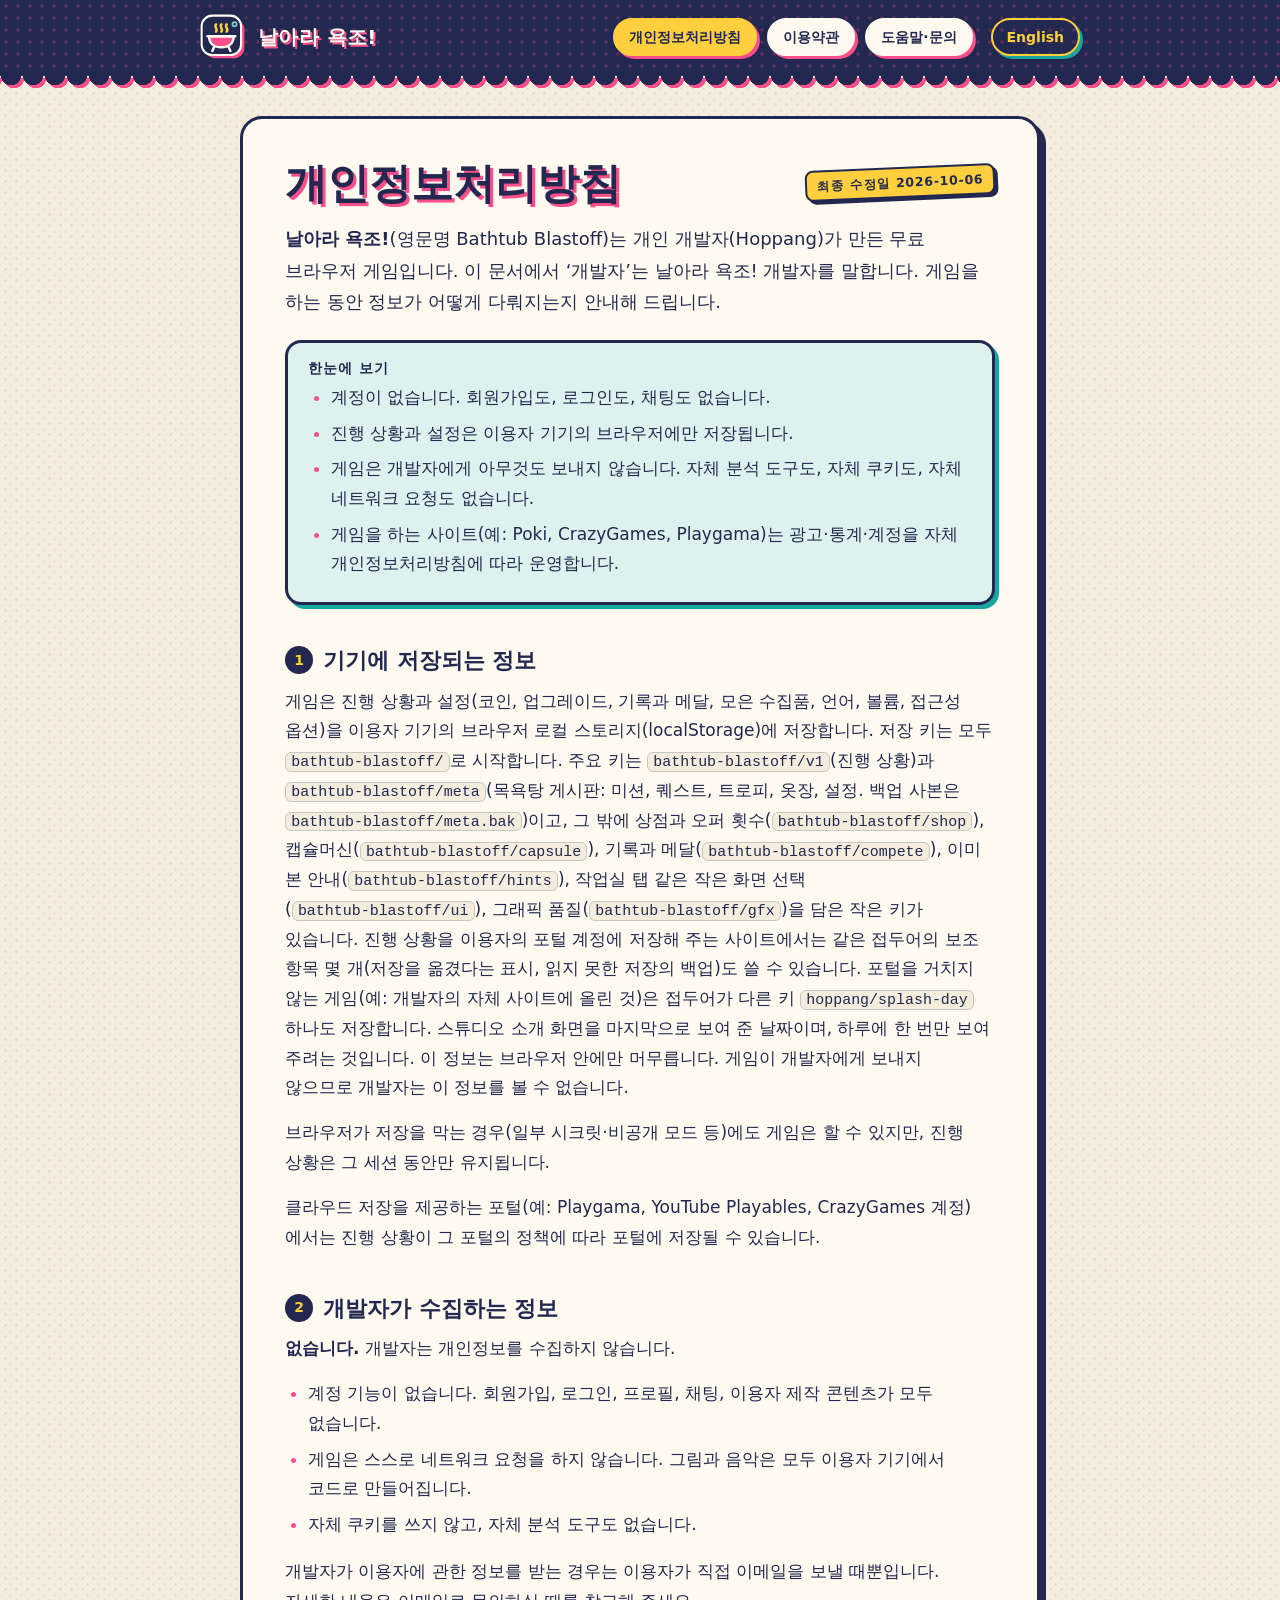
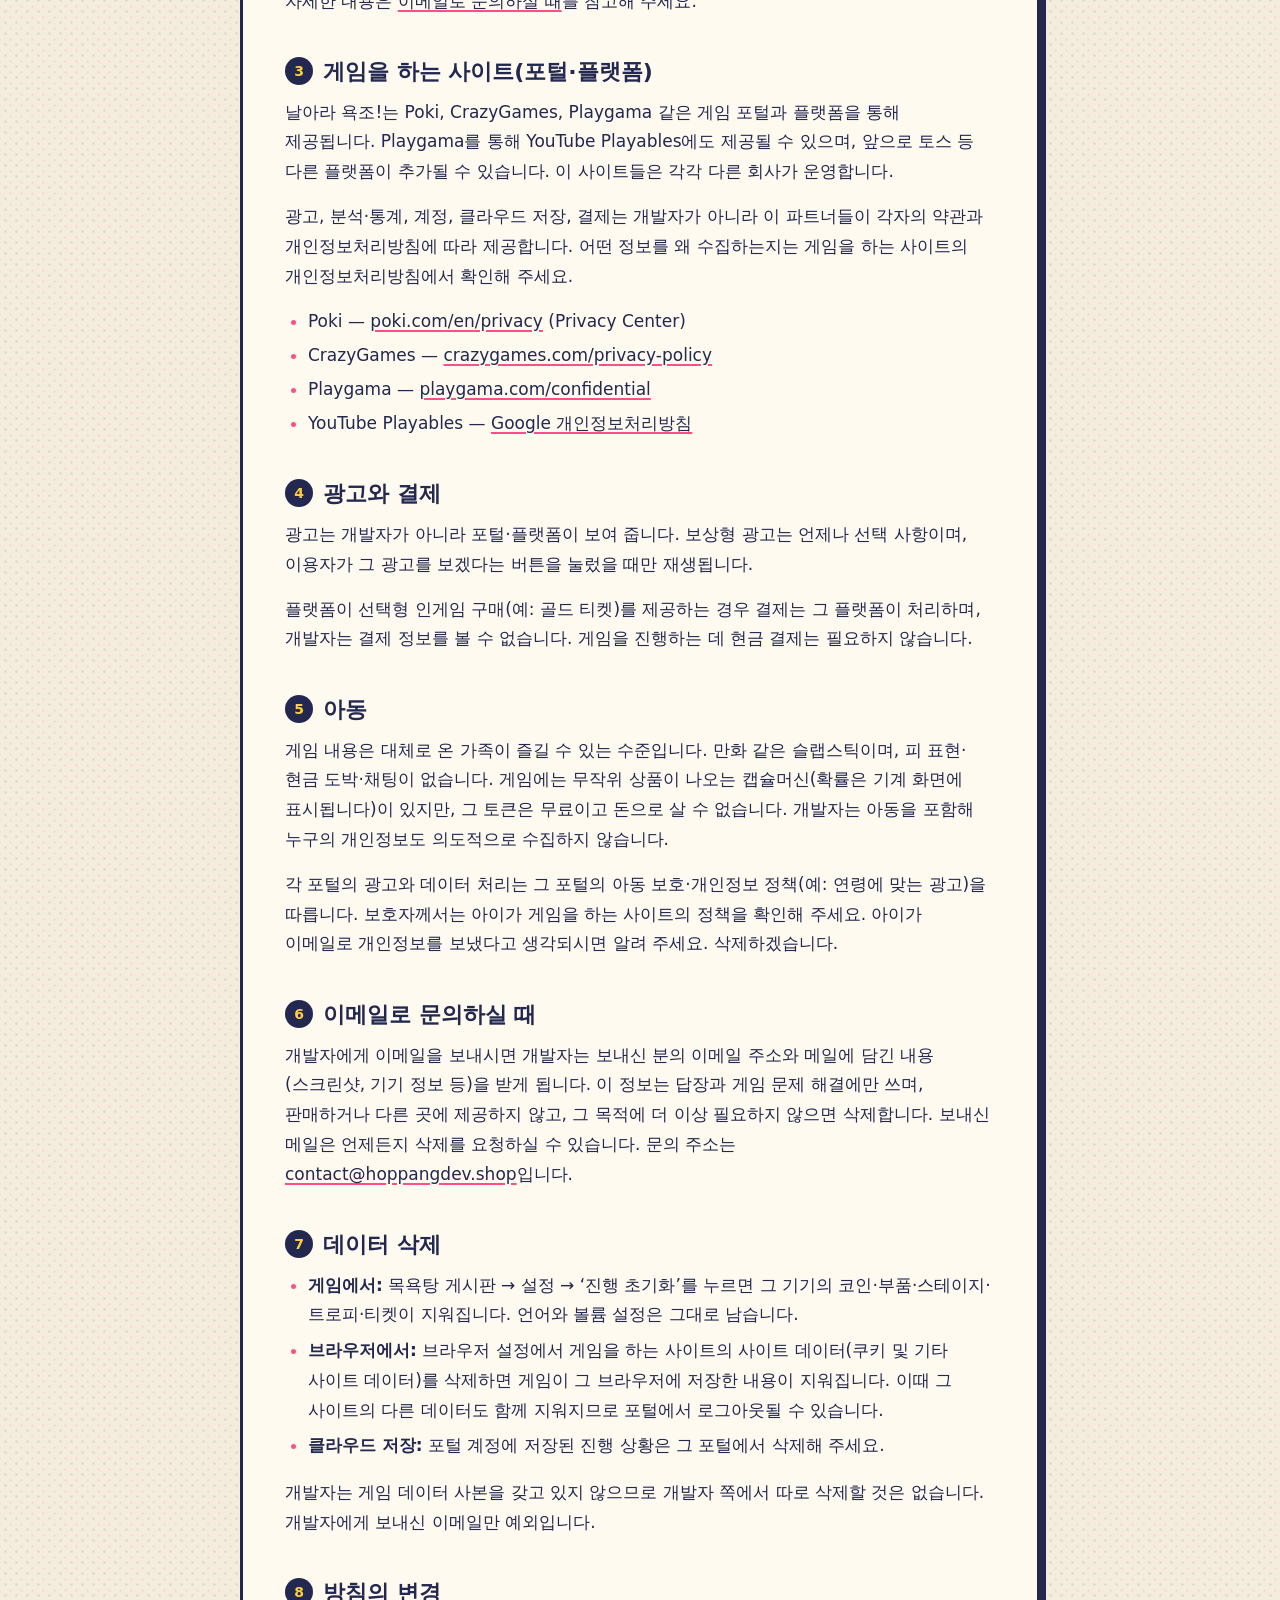
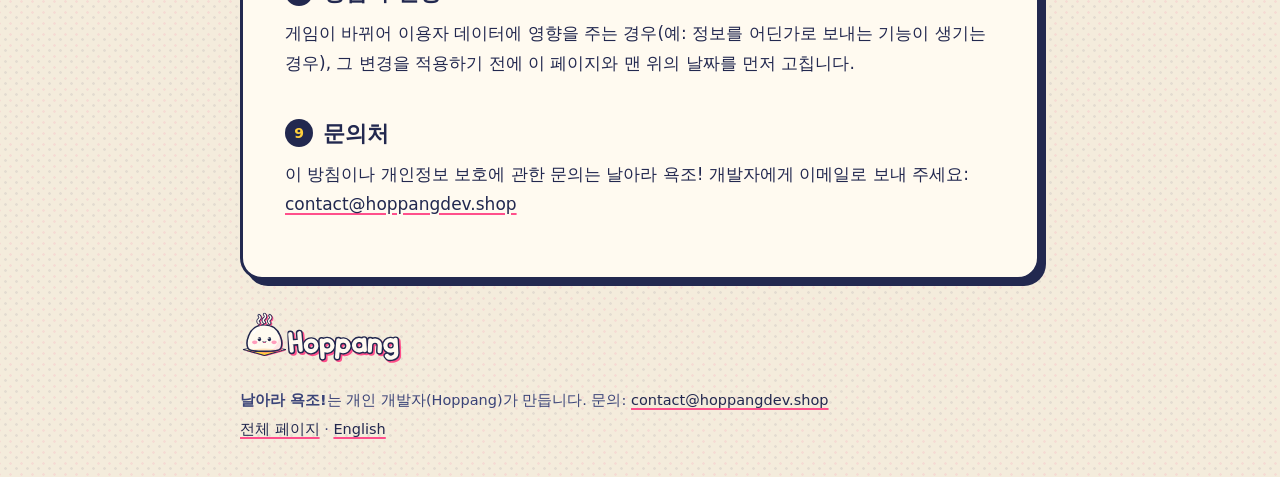
<file: privacy.ko.html>
<!doctype html>
<html lang="ko">
  <head>
    <meta charset="utf-8" />
    <meta name="viewport" content="width=device-width, initial-scale=1" />
    <title>개인정보처리방침 – 날아라 욕조!</title>
    <meta name="description" content="날아라 욕조!의 개인정보처리방침: 진행 상황은 브라우저에만 저장되고, 게임은 개발자에게 아무것도 보내지 않으며, 광고는 각 포털의 정책을 따릅니다." />
    <meta name="theme-color" content="#22284f" />
    <meta name="color-scheme" content="light" />
    <meta name="format-detection" content="telephone=no" />
    <!-- hoppang:brand -->
    <link rel="icon" href="favicon.ico" sizes="16x16 32x32 48x48" />
    <link rel="icon" href="favicon.svg" type="image/svg+xml" />
    <link rel="apple-touch-icon" href="apple-touch-icon.png" />
    <meta property="og:type" content="website" />
    <meta property="og:site_name" content="Hoppang" />
    <meta property="og:locale" content="ko_KR" />
    <meta property="og:title" content="개인정보처리방침 – 날아라 욕조!" />
    <meta property="og:description" content="날아라 욕조!의 개인정보처리방침: 진행 상황은 브라우저에만 저장되고, 게임은 개발자에게 아무것도 보내지 않으며, 광고는 각 포털의 정책을 따릅니다." />
    <meta property="og:url" content="https://hoppangdev.github.io/privacy.ko.html" />
    <meta property="og:image" content="https://hoppangdev.github.io/og.png" />
    <meta property="og:image:width" content="1200" />
    <meta property="og:image:height" content="630" />
    <meta property="og:image:alt" content="Hoppang: a round steamed-bun mascot over the Hoppang wordmark" />
    <meta name="twitter:card" content="summary_large_image" />
    <!-- /hoppang:brand -->
    <style>
      :root {
        --paper: #f4ecdc;
        --paper-dark: #e6d8bd;
        --card: #fffaf0;
        --navy: #22284f;
        --navy-soft: #3a4378;
        --pink: #ff4f8b;
        --teal: #1aa6a0;
        --teal-soft: #7fd3c7;
        --yellow: #ffcf3d;
        --orange: #ff7a3a;
        --head: 'Arial Black', 'Segoe UI Black', 'Helvetica Neue', system-ui, 'Apple SD Gothic Neo', 'Malgun Gothic', 'Noto Sans KR', sans-serif;
        --text: system-ui, -apple-system, 'Segoe UI', Roboto, 'Helvetica Neue', Arial, 'Apple SD Gothic Neo', 'Malgun Gothic', 'Noto Sans KR', sans-serif;
        color-scheme: light;
      }
      *,
      *::before,
      *::after {
        box-sizing: border-box;
      }
      html {
        -webkit-text-size-adjust: 100%;
        text-size-adjust: 100%;
      }
      body {
        margin: 0;
        color: var(--navy);
        font: 17px/1.65 var(--text);
        background-color: var(--paper);
        /* two halftone screens, printed slightly out of register */
        background-image: radial-gradient(rgba(34, 40, 79, 0.08) 1.2px, transparent 1.5px),
          radial-gradient(rgba(255, 79, 139, 0.1) 1.2px, transparent 1.5px);
        background-size: 11px 11px;
        background-position: 0 0, 5px 6px;
        overflow-wrap: break-word;
      }
      html:lang(ko) body {
        line-height: 1.75;
      }
      :lang(ko) {
        word-break: keep-all;
      }
      p {
        margin: 0 0 0.9em;
      }
      ul,
      ol {
        margin: 0 0 1em;
        padding-left: 1.35em;
      }
      li {
        margin: 0.35em 0;
      }
      ul > li::marker {
        color: var(--pink);
      }
      b,
      strong {
        font-weight: 800;
      }
      a {
        color: var(--navy);
        text-decoration: underline;
        text-decoration-color: var(--pink);
        text-decoration-thickness: 2px;
        text-underline-offset: 3px;
      }
      a:hover {
        background: var(--yellow);
        text-decoration-color: var(--navy);
      }
      :focus-visible {
        outline: 3px solid var(--navy);
        outline-offset: 3px;
        border-radius: 4px;
      }
      code {
        padding: 0.05em 0.35em;
        font: 0.88em/1.4 ui-monospace, 'Cascadia Mono', Consolas, Menlo, monospace;
        white-space: nowrap;
        background: var(--paper);
        border: 1px solid rgba(34, 40, 79, 0.2);
        border-radius: 6px;
      }
      time,
      .nw {
        white-space: nowrap;
      }
      .skip {
        position: absolute;
        left: 12px;
        top: -80px;
        z-index: 5;
        padding: 10px 14px;
        font: 900 14px/1.2 var(--head);
        color: var(--navy);
        background: var(--yellow);
        border: 2px solid var(--navy);
        border-radius: 10px;
        text-decoration: none;
      }
      .skip:focus {
        top: 12px;
      }

      /* ---------------------------------------------------------------- header */
      .top {
        position: relative;
        margin-bottom: 40px;
        padding: 14px 16px 16px;
        color: var(--card);
        background-color: var(--navy);
        background-image: radial-gradient(rgba(255, 79, 139, 0.22) 1.5px, transparent 1.8px);
        background-size: 12px 12px;
      }
      /* scalloped hem like a bathhouse door curtain; the pink copy sits a little off register */
      .top::after {
        content: '';
        position: absolute;
        left: 0;
        right: 0;
        bottom: -14px;
        height: 15px;
        background: radial-gradient(circle at 11px 0, var(--navy) 10px, transparent 10.5px) 0 0 / 22px 12px repeat-x,
          radial-gradient(circle at 11px 0, var(--pink) 10px, transparent 10.5px) 3px 3px / 22px 12px repeat-x;
      }
      .top :focus-visible {
        outline-color: var(--yellow);
      }
      .top-in {
        max-width: 880px;
        margin: 0 auto;
        display: grid;
        grid-template-columns: minmax(0, 1fr) auto auto;
        grid-template-areas: 'brand nav lang';
        align-items: center;
        gap: 12px 18px;
      }
      .brand {
        grid-area: brand;
        justify-self: start;
        display: inline-flex;
        align-items: center;
        gap: 12px;
        min-width: 0;
        color: var(--card);
        text-decoration: none;
      }
      .brand:hover {
        background: none;
      }
      .mark {
        flex: none;
        width: 46px;
        height: 46px;
      }
      .brand-name {
        font: 900 20px/1.05 var(--head);
        letter-spacing: 0.02em;
        text-transform: uppercase;
        text-shadow: 2px 2px 0 var(--pink);
      }
      .nav {
        grid-area: nav;
        display: flex;
        flex-wrap: wrap;
        gap: 10px;
      }
      .nav a,
      .lang {
        display: inline-block;
        padding: 9px 14px;
        font: 900 14px/1.2 var(--head);
        color: var(--navy);
        background: var(--card);
        border: 2px solid var(--card);
        border-radius: 999px;
        box-shadow: 3px 3px 0 var(--pink);
        text-decoration: none;
        white-space: nowrap;
      }
      .nav a:hover {
        background: var(--teal-soft);
        border-color: var(--teal-soft);
      }
      .nav a[aria-current='page'] {
        background: var(--yellow);
        border-color: var(--yellow);
      }
      .lang {
        grid-area: lang;
        color: var(--yellow);
        background: transparent;
        border-color: var(--yellow);
        box-shadow: 3px 3px 0 var(--teal);
      }
      .lang:hover {
        background: rgba(255, 207, 61, 0.18);
      }

      /* ---------------------------------------------------------------- the printed sheet */
      .sheet {
        width: min(800px, 100% - 24px);
        margin: 0 auto 30px;
        padding: clamp(20px, 5vw, 42px);
        background: var(--card);
        border: 3px solid var(--navy);
        border-radius: 22px;
        box-shadow: 6px 6px 0 var(--navy);
      }
      .head {
        display: flex;
        flex-wrap: wrap;
        align-items: flex-start;
        justify-content: space-between;
        gap: 12px 18px;
        margin-bottom: 16px;
      }
      h1 {
        margin: 0;
        font: 900 clamp(29px, 7vw, 42px)/1.1 var(--head);
        text-shadow: 3px 3px 0 var(--pink);
      }
      .stamp {
        margin: 6px 0 0;
        padding: 6px 10px;
        font: 900 12.5px/1.2 var(--head);
        letter-spacing: 0.06em;
        text-transform: uppercase;
        white-space: nowrap;
        background: var(--yellow);
        border: 2px solid var(--navy);
        border-radius: 8px;
        box-shadow: 3px 3px 0 var(--navy);
        transform: rotate(-2.5deg);
      }
      .lead {
        font-size: 1.06em;
      }
      .sheet h2 {
        display: flex;
        align-items: flex-start;
        gap: 10px;
        margin: 1.9em 0 0.5em;
        font: 900 clamp(19px, 4.4vw, 22px)/1.3 var(--head);
      }
      .sheet h2 .n {
        flex: none;
        display: inline-flex;
        align-items: center;
        justify-content: center;
        width: 28px;
        height: 28px;
        margin-top: -1px;
        border-radius: 50%;
        font-size: 14px;
        color: var(--yellow);
        background: var(--navy);
      }
      .short {
        margin: 22px 0 6px;
        padding: 16px 20px 6px;
        background: #ddf2ee;
        border: 3px solid var(--navy);
        border-radius: 16px;
        box-shadow: 4px 4px 0 var(--teal);
      }
      .sheet .short h2 {
        display: block;
        margin: 0 0 6px;
        font-size: 14px;
        letter-spacing: 0.08em;
        text-transform: uppercase;
      }
      .policies li {
        margin: 0.25em 0;
      }

      /* ---------------------------------------------------------------- footer */
      .foot {
        width: min(800px, 100% - 24px);
        margin: 0 auto 36px;
        font-size: 14.5px;
        line-height: 1.6;
        color: var(--navy-soft);
      }
      .foot p {
        margin: 0 0 6px;
      }

      @media (max-width: 760px) {
        .top-in {
          grid-template-columns: minmax(0, 1fr) auto;
          grid-template-areas: 'brand lang' 'nav nav';
        }
      }
      @media (max-width: 480px) {
        body {
          font-size: 16px;
        }
        .mark {
          width: 40px;
          height: 40px;
        }
        .brand-name {
          font-size: 17px;
        }
        .nav {
          gap: 8px;
        }
        .nav a,
        .lang {
          padding: 8px 11px;
          font-size: 13px;
        }
      }
      @media print {
        body {
          background: none;
          font-size: 11pt;
        }
        .top {
          margin: 0 0 12pt;
          padding: 0;
          color: #000;
          background: none;
        }
        .top::after,
        .nav,
        .lang,
        .skip,
        .btn {
          display: none;
        }
        .brand {
          color: #000;
        }
        .brand-name,
        h1 {
          text-shadow: none;
        }
        .sheet,
        .short {
          width: auto;
          padding: 0;
          border: 0;
          box-shadow: none;
          background: none;
        }
        a {
          text-decoration: none;
        }
      }
      /* hoppang:brand */
      .studio {
        display: inline-block;
        margin: 0 0 10px;
        border-radius: 12px;
      }
      .studio:hover {
        background: none;
      }
      .studio:hover .studio-mark {
        transform: rotate(-2deg) scale(1.03);
      }
      .studio-mark {
        display: block;
        width: auto;
        height: 56px;
        transition: transform 0.15s ease-out;
      }
      .foot.center .studio {
        margin-inline: auto;
      }
      @media (max-width: 480px) {
        .studio-mark {
          height: 48px;
        }
      }
      @media (prefers-reduced-motion: reduce) {
        .studio-mark {
          transition: none;
        }
      }
      /* /hoppang:brand */
    </style>
  </head>
  <body>
    <a class="skip" href="#main">본문 바로가기</a>
    <header class="top">
      <div class="top-in">
        <a class="brand" href="index.html">
          <svg class="mark" viewBox="0 0 56 56" aria-hidden="true" focusable="false">
            <rect x="6" y="6" width="48" height="48" rx="13" fill="#ff4f8b" />
            <rect x="2" y="2" width="48" height="48" rx="13" fill="#22284f" stroke="#fffaf0" stroke-width="2.5" />
            <path d="M19.5 21.5c3-3-3-6 0-9M26 21.5c3-3-3-6 0-9M32.5 21.5c3-3-3-6 0-9" fill="none" stroke="#ffcf3d" stroke-width="3" stroke-linecap="round" />
            <path d="M11 27h30c0 8.6-6 13.5-15 13.5S11 35.6 11 27z" fill="#ff4f8b" stroke="#fffaf0" stroke-width="3" stroke-linejoin="round" />
            <path d="M9 27h34M17 40.5l-2 4.5M35 40.5l2 4.5" fill="none" stroke="#fffaf0" stroke-width="3" stroke-linecap="round" />
            <circle cx="42" cy="12.5" r="2.6" fill="none" stroke="#7fd3c7" stroke-width="2" />
          </svg>
          <span class="brand-name">날아라 욕조!</span>
        </a>
        <nav class="nav" aria-label="페이지">
          <a href="privacy.ko.html" aria-current="page">개인정보처리방침</a>
          <a href="terms.ko.html">이용약관</a>
          <a href="support.ko.html">도움말·문의</a>
        </nav>
        <a class="lang" href="privacy.html" hreflang="en" lang="en">English</a>
      </div>
    </header>

    <main id="main" class="sheet">
      <div class="head">
        <h1>개인정보처리방침</h1>
        <p class="stamp">최종 수정일 <time datetime="2026-10-06">2026-10-06</time></p>
      </div>
      <p class="lead"><b>날아라 욕조!</b>(영문명 Bathtub <span class="nw">Blastoff)는</span> 개인 개발자(Hoppang)가 만든 무료 브라우저 게임입니다. 이 문서에서 ‘개발자’는 날아라 욕조! 개발자를 말합니다. 게임을 하는 동안 정보가 어떻게 다뤄지는지 안내해 드립니다.</p>

      <section class="short" aria-labelledby="short">
        <h2 id="short">한눈에 보기</h2>
        <ul>
          <li>계정이 없습니다. 회원가입도, 로그인도, 채팅도 없습니다.</li>
          <li>진행 상황과 설정은 이용자 기기의 브라우저에만 저장됩니다.</li>
          <li>게임은 개발자에게 아무것도 보내지 않습니다. 자체 분석 도구도, 자체 쿠키도, 자체 네트워크 요청도 없습니다.</li>
          <li>게임을 하는 사이트(예: Poki, CrazyGames, Playgama)는 광고·통계·계정을 자체 개인정보처리방침에 따라 운영합니다.</li>
        </ul>
      </section>

      <section id="device">
        <h2><span class="n">1</span>기기에 저장되는 정보</h2>
        <p>게임은 진행 상황과 설정(코인, 업그레이드, 기록과 메달, 모은 수집품, 언어, 볼륨, 접근성 옵션)을 이용자 기기의 브라우저 로컬 스토리지(localStorage)에 저장합니다. 저장 키는 모두 <code>bathtub-blastoff/</code>로 시작합니다. 주요 키는 <code>bathtub-blastoff/v1</code>(진행 상황)과 <code>bathtub-blastoff/meta</code>(목욕탕 게시판: 미션, 퀘스트, 트로피, 옷장, 설정. 백업 사본은 <code>bathtub-blastoff/meta.bak</code>)이고, 그 밖에 상점과 오퍼 횟수(<code>bathtub-blastoff/shop</code>), 캡슐머신(<code>bathtub-blastoff/capsule</code>), 기록과 메달(<code>bathtub-blastoff/compete</code>), 이미 본 안내(<code>bathtub-blastoff/hints</code>), 작업실 탭 같은 작은 화면 선택(<code>bathtub-blastoff/ui</code>), 그래픽 품질(<code>bathtub-blastoff/gfx</code>)을 담은 작은 키가 있습니다. 진행 상황을 이용자의 포털 계정에 저장해 주는 사이트에서는 같은 접두어의 보조 항목 몇 개(저장을 옮겼다는 표시, 읽지 못한 저장의 백업)도 쓸 수 있습니다. 포털을 거치지 않는 게임(예: 개발자의 자체 사이트에 올린 것)은 접두어가 다른 키 <code>hoppang/splash-day</code> 하나도 저장합니다. 스튜디오 소개 화면을 마지막으로 보여 준 날짜이며, 하루에 한 번만 보여 주려는 것입니다. 이 정보는 브라우저 안에만 머무릅니다. 게임이 개발자에게 보내지 않으므로 개발자는 이 정보를 볼 수 없습니다.</p>
        <p>브라우저가 저장을 막는 경우(일부 시크릿·비공개 모드 등)에도 게임은 할 수 있지만, 진행 상황은 그 세션 동안만 유지됩니다.</p>
        <p>클라우드 저장을 제공하는 포털(예: Playgama, YouTube Playables, CrazyGames 계정)에서는 진행 상황이 그 포털의 정책에 따라 포털에 저장될 수 있습니다.</p>
      </section>

      <section id="collect">
        <h2><span class="n">2</span>개발자가 수집하는 정보</h2>
        <p><b>없습니다.</b> 개발자는 개인정보를 수집하지 않습니다.</p>
        <ul>
          <li>계정 기능이 없습니다. 회원가입, 로그인, 프로필, 채팅, 이용자 제작 콘텐츠가 모두 없습니다.</li>
          <li>게임은 스스로 네트워크 요청을 하지 않습니다. 그림과 음악은 모두 이용자 기기에서 코드로 만들어집니다.</li>
          <li>자체 쿠키를 쓰지 않고, 자체 분석 도구도 없습니다.</li>
        </ul>
        <p>개발자가 이용자에 관한 정보를 받는 경우는 이용자가 직접 이메일을 보낼 때뿐입니다. 자세한 내용은 <a href="#email">이메일로 문의하실 때</a>를 참고해 주세요.</p>
      </section>

      <section id="portals">
        <h2><span class="n">3</span>게임을 하는 사이트(포털·플랫폼)</h2>
        <p>날아라 욕조!는 Poki, CrazyGames, Playgama 같은 게임 포털과 플랫폼을 통해 제공됩니다. Playgama를 통해 YouTube Playables에도 제공될 수 있으며, 앞으로 토스 등 다른 플랫폼이 추가될 수 있습니다. 이 사이트들은 각각 다른 회사가 운영합니다.</p>
        <p>광고, 분석·통계, 계정, 클라우드 저장, 결제는 개발자가 아니라 이 파트너들이 각자의 약관과 개인정보처리방침에 따라 제공합니다. 어떤 정보를 왜 수집하는지는 게임을 하는 사이트의 개인정보처리방침에서 확인해 주세요.</p>
        <ul class="policies">
          <li>Poki — <a href="https://poki.com/en/privacy">poki.com/en/privacy</a> (Privacy Center)</li>
          <li>CrazyGames — <a href="https://www.crazygames.com/privacy-policy">crazygames.com/privacy-policy</a></li>
          <li>Playgama — <a href="https://playgama.com/confidential">playgama.com/confidential</a></li>
          <li>YouTube Playables — <a href="https://policies.google.com/privacy">Google 개인정보처리방침</a></li>
        </ul>
      </section>

      <section id="purchases">
        <h2><span class="n">4</span>광고와 결제</h2>
        <p>광고는 개발자가 아니라 포털·플랫폼이 보여 줍니다. 보상형 광고는 언제나 선택 사항이며, 이용자가 그 광고를 보겠다는 버튼을 눌렀을 때만 재생됩니다.</p>
        <p>플랫폼이 선택형 인게임 구매(예: 골드 티켓)를 제공하는 경우 결제는 그 플랫폼이 처리하며, 개발자는 결제 정보를 볼 수 없습니다. 게임을 진행하는 데 현금 결제는 필요하지 않습니다.</p>
      </section>

      <section id="children">
        <h2><span class="n">5</span>아동</h2>
        <p>게임 내용은 대체로 온 가족이 즐길 수 있는 수준입니다. 만화 같은 슬랩스틱이며, 피 표현·현금 도박·채팅이 없습니다. 게임에는 무작위 상품이 나오는 캡슐머신(확률은 기계 화면에 표시됩니다)이 있지만, 그 토큰은 무료이고 돈으로 살 수 없습니다. 개발자는 아동을 포함해 누구의 개인정보도 의도적으로 수집하지 않습니다.</p>
        <p>각 포털의 광고와 데이터 처리는 그 포털의 아동 보호·개인정보 정책(예: 연령에 맞는 광고)을 따릅니다. 보호자께서는 아이가 게임을 하는 사이트의 정책을 확인해 주세요. 아이가 이메일로 개인정보를 보냈다고 생각되시면 알려 주세요. 삭제하겠습니다.</p>
      </section>

      <section id="email">
        <h2><span class="n">6</span>이메일로 문의하실 때</h2>
        <p>개발자에게 이메일을 보내시면 개발자는 보내신 분의 이메일 주소와 메일에 담긴 내용(스크린샷, 기기 정보 등)을 받게 됩니다. 이 정보는 답장과 게임 문제 해결에만 쓰며, 판매하거나 다른 곳에 제공하지 않고, 그 목적에 더 이상 필요하지 않으면 삭제합니다. 보내신 메일은 언제든지 삭제를 요청하실 수 있습니다. 문의 주소는 <a href="mailto:contact@hoppangdev.shop">contact@hoppangdev.shop</a>입니다.</p>
      </section>

      <section id="delete">
        <h2><span class="n">7</span>데이터 삭제</h2>
        <ul>
          <li><b>게임에서:</b> 목욕탕 게시판 → 설정 → ‘진행 초기화’를 누르면 그 기기의 코인·부품·스테이지·트로피·티켓이 지워집니다. 언어와 볼륨 설정은 그대로 남습니다.</li>
          <li><b>브라우저에서:</b> 브라우저 설정에서 게임을 하는 사이트의 사이트 데이터(쿠키 및 기타 사이트 데이터)를 삭제하면 게임이 그 브라우저에 저장한 내용이 지워집니다. 이때 그 사이트의 다른 데이터도 함께 지워지므로 포털에서 로그아웃될 수 있습니다.</li>
          <li><b>클라우드 저장:</b> 포털 계정에 저장된 진행 상황은 그 포털에서 삭제해 주세요.</li>
        </ul>
        <p>개발자는 게임 데이터 사본을 갖고 있지 않으므로 개발자 쪽에서 따로 삭제할 것은 없습니다. 개발자에게 보내신 이메일만 예외입니다.</p>
      </section>

      <section id="changes">
        <h2><span class="n">8</span>방침의 변경</h2>
        <p>게임이 바뀌어 이용자 데이터에 영향을 주는 경우(예: 정보를 어딘가로 보내는 기능이 생기는 경우), 그 변경을 적용하기 전에 이 페이지와 맨 위의 날짜를 먼저 고칩니다.</p>
      </section>

      <section id="contact">
        <h2><span class="n">9</span>문의처</h2>
        <p>이 방침이나 개인정보 보호에 관한 문의는 날아라 욕조! 개발자에게 이메일로 보내 주세요: <a href="mailto:contact@hoppangdev.shop">contact@hoppangdev.shop</a></p>
      </section>
    </main>

    <footer class="foot">
      <!-- hoppang:studio --><p><a class="studio" href="index.html" aria-label="Hoppang"><svg class="studio-mark" focusable="false" xmlns="http://www.w3.org/2000/svg" viewBox="0 0 471.0 160.6" aria-hidden="true" ><svg x="8.0" y="8.0" width="124.0" height="124.0" xmlns="http://www.w3.org/2000/svg" viewBox="0 0 100 100" aria-hidden="true"><defs><clipPath id="hpb0c"><path d="M50 89C30 89 15.5 88.6 12.2 82C8.6 74.8 9.6 62.5 13.8 52.4C19.6 38 33 27.5 50 27.5S80.4 38 86.2 52.4C90.4 62.5 91.4 74.8 87.8 82C84.5 88.6 70 89 50 89Z"/></clipPath><pattern id="hpb0d" width="3.2" height="3.2" patternUnits="userSpaceOnUse" patternTransform="rotate(45)"><circle cx="1.6" cy="1.6" r=".95" fill="#ff9cbc"/></pattern></defs><path d="M1 85 50 77.5 99 85 50 98.6Z" fill="#ff4f8b" transform="translate(2 2)"/><path d="M1 85 50 77.5 99 85 50 98.6Z" fill="#ffcf3d" stroke="#22284f" stroke-width="2.6" stroke-linejoin="round"/><path d="M7 85.6 13.6 84.4M93 85.6 86.4 84.4" fill="none" stroke="#fffaf0" stroke-width="1.6" stroke-linecap="round" stroke-linejoin="round"/><g><path d="M50 89C30 89 15.5 88.6 12.2 82C8.6 74.8 9.6 62.5 13.8 52.4C19.6 38 33 27.5 50 27.5S80.4 38 86.2 52.4C90.4 62.5 91.4 74.8 87.8 82C84.5 88.6 70 89 50 89Z" fill="#ff4f8b" transform="translate(2.6 2.6)"/><path d="M50 89C30 89 15.5 88.6 12.2 82C8.6 74.8 9.6 62.5 13.8 52.4C19.6 38 33 27.5 50 27.5S80.4 38 86.2 52.4C90.4 62.5 91.4 74.8 87.8 82C84.5 88.6 70 89 50 89Z" fill="#fffaf0"/><g clip-path="url(#hpb0c)"><ellipse cx="50" cy="96" rx="47" ry="13.5" fill="#ffe2bd"/><path d="M0 0H100V100H0ZM85 50A45 45 0 1 0-5 50 45 45 0 1 0 85 50Z" fill="url(#hpb0d)" fill-rule="evenodd"/></g><path d="M24.6 47.6C27.4 41.8 32.4 37.4 38.6 35.4" fill="none" stroke="#fff" stroke-width="3.2" stroke-linecap="round" stroke-linejoin="round"/><path d="M50 89C30 89 15.5 88.6 12.2 82C8.6 74.8 9.6 62.5 13.8 52.4C19.6 38 33 27.5 50 27.5S80.4 38 86.2 52.4C90.4 62.5 91.4 74.8 87.8 82C84.5 88.6 70 89 50 89Z" fill="none" stroke="#22284f" stroke-width="3.6" stroke-linejoin="round"/><g fill="#ff9cbc"><ellipse cx="27.6" cy="68.4" rx="6.3" ry="4.2"/><ellipse cx="72.4" cy="68.4" rx="6.3" ry="4.2"/></g><g fill="#22284f"><ellipse cx="38.5" cy="61" rx="3.8" ry="4.8"/><ellipse cx="61.5" cy="61" rx="3.8" ry="4.8"/></g><g fill="#fffaf0"><circle cx="37.2" cy="58.9" r="1.5"/><circle cx="60.2" cy="58.9" r="1.5"/></g><path d="M45.2 66C47.6 67 52.4 67 54.8 66 54.3 71.3 45.7 71.3 45.2 66Z" fill="#22284f"/><path d="M47 69.1C48.5 67.8 51.5 67.8 53 69.1 51.6 70.2 48.4 70.2 47 69.1Z" fill="#ff4f8b"/><g transform="translate(2.2 2.2)"><path d="M37.6 23.8c-3.7-3.1-3.1-6.4.1-8.8s3.1-5.5.2-8.2M50 22.4c-4-3.4-3.4-7 0-9.6s3.4-6.1.2-9.2M62.4 23.8c-3.7-3.1-3.1-6.4.1-8.8s3.1-5.5.2-8.2" fill="none" stroke="#ff4f8b" stroke-width="7.6" stroke-linecap="round" stroke-linejoin="round"/></g><path d="M37.6 23.8c-3.7-3.1-3.1-6.4.1-8.8s3.1-5.5.2-8.2M50 22.4c-4-3.4-3.4-7 0-9.6s3.4-6.1.2-9.2M62.4 23.8c-3.7-3.1-3.1-6.4.1-8.8s3.1-5.5.2-8.2" fill="none" stroke="#22284f" stroke-width="7.6" stroke-linecap="round" stroke-linejoin="round"/><path d="M37.6 23.8c-3.7-3.1-3.1-6.4.1-8.8s3.1-5.5.2-8.2M50 22.4c-4-3.4-3.4-7 0-9.6s3.4-6.1.2-9.2M62.4 23.8c-3.7-3.1-3.1-6.4.1-8.8s3.1-5.5.2-8.2" fill="none" stroke="#fffaf0" stroke-width="3.6" stroke-linecap="round" stroke-linejoin="round"/></g></svg><svg x="136.0" y="52.6" width="327.0" height="100.0" xmlns="http://www.w3.org/2000/svg" viewBox="0 0 327 100" aria-hidden="true" ><g fill="none" stroke-linecap="round" stroke-linejoin="round"><g stroke="#ff4f8b" stroke-width="20" transform="translate(4.6 4.6)"><path d="M0 16V64M26 16V64M0 40.5H26" transform="translate(11 -1) rotate(-5 13 49)"/><path d="M0 49a15 15 0 1 0 30 0a15 15 0 1 0-30 0" transform="translate(53 1.2) rotate(4 15 49)"/><path d="M0 34V82M0 49a15 15 0 1 0 30 0a15 15 0 1 0-30 0" transform="translate(99 0) rotate(-3 15 49)"/><path d="M0 34V82M0 49a15 15 0 1 0 30 0a15 15 0 1 0-30 0" transform="translate(145 1.4) rotate(4.5 15 49)"/><path d="M0 49a15 15 0 1 0 30 0a15 15 0 1 0-30 0M30 34V64" transform="translate(191 -0.6) rotate(-4 15 49)"/><path d="M0 64V34M0 48a14 14 0 0 1 28 0V64" transform="translate(237 1) rotate(3 14 49)"/><path d="M0 49a15 15 0 1 0 30 0a15 15 0 1 0-30 0M30 34V71C30 86 7.5 87.6 3 78.4" transform="translate(281 0) rotate(-3 15 49)"/></g><g stroke="#22284f" stroke-width="20"><path d="M0 16V64M26 16V64M0 40.5H26" transform="translate(11 -1) rotate(-5 13 49)"/><path d="M0 49a15 15 0 1 0 30 0a15 15 0 1 0-30 0" transform="translate(53 1.2) rotate(4 15 49)"/><path d="M0 34V82M0 49a15 15 0 1 0 30 0a15 15 0 1 0-30 0" transform="translate(99 0) rotate(-3 15 49)"/><path d="M0 34V82M0 49a15 15 0 1 0 30 0a15 15 0 1 0-30 0" transform="translate(145 1.4) rotate(4.5 15 49)"/><path d="M0 49a15 15 0 1 0 30 0a15 15 0 1 0-30 0M30 34V64" transform="translate(191 -0.6) rotate(-4 15 49)"/><path d="M0 64V34M0 48a14 14 0 0 1 28 0V64" transform="translate(237 1) rotate(3 14 49)"/><path d="M0 49a15 15 0 1 0 30 0a15 15 0 1 0-30 0M30 34V71C30 86 7.5 87.6 3 78.4" transform="translate(281 0) rotate(-3 15 49)"/></g><g stroke="#fffaf0" stroke-width="12"><path d="M0 16V64M26 16V64M0 40.5H26" transform="translate(11 -1) rotate(-5 13 49)"/><path d="M0 49a15 15 0 1 0 30 0a15 15 0 1 0-30 0" transform="translate(53 1.2) rotate(4 15 49)"/><path d="M0 34V82M0 49a15 15 0 1 0 30 0a15 15 0 1 0-30 0" transform="translate(99 0) rotate(-3 15 49)"/><path d="M0 34V82M0 49a15 15 0 1 0 30 0a15 15 0 1 0-30 0" transform="translate(145 1.4) rotate(4.5 15 49)"/><path d="M0 49a15 15 0 1 0 30 0a15 15 0 1 0-30 0M30 34V64" transform="translate(191 -0.6) rotate(-4 15 49)"/><path d="M0 64V34M0 48a14 14 0 0 1 28 0V64" transform="translate(237 1) rotate(3 14 49)"/><path d="M0 49a15 15 0 1 0 30 0a15 15 0 1 0-30 0M30 34V71C30 86 7.5 87.6 3 78.4" transform="translate(281 0) rotate(-3 15 49)"/></g></g></svg></svg></a></p><!-- /hoppang:studio -->
      <p><b>날아라 욕조!</b>는 개인 개발자(Hoppang)가 만듭니다. 문의: <a href="mailto:contact@hoppangdev.shop">contact@hoppangdev.shop</a></p>
      <p><a href="index.html">전체 페이지</a> · <a href="privacy.html" hreflang="en" lang="en">English</a></p>
    </footer>
  </body>
</html>
</file>
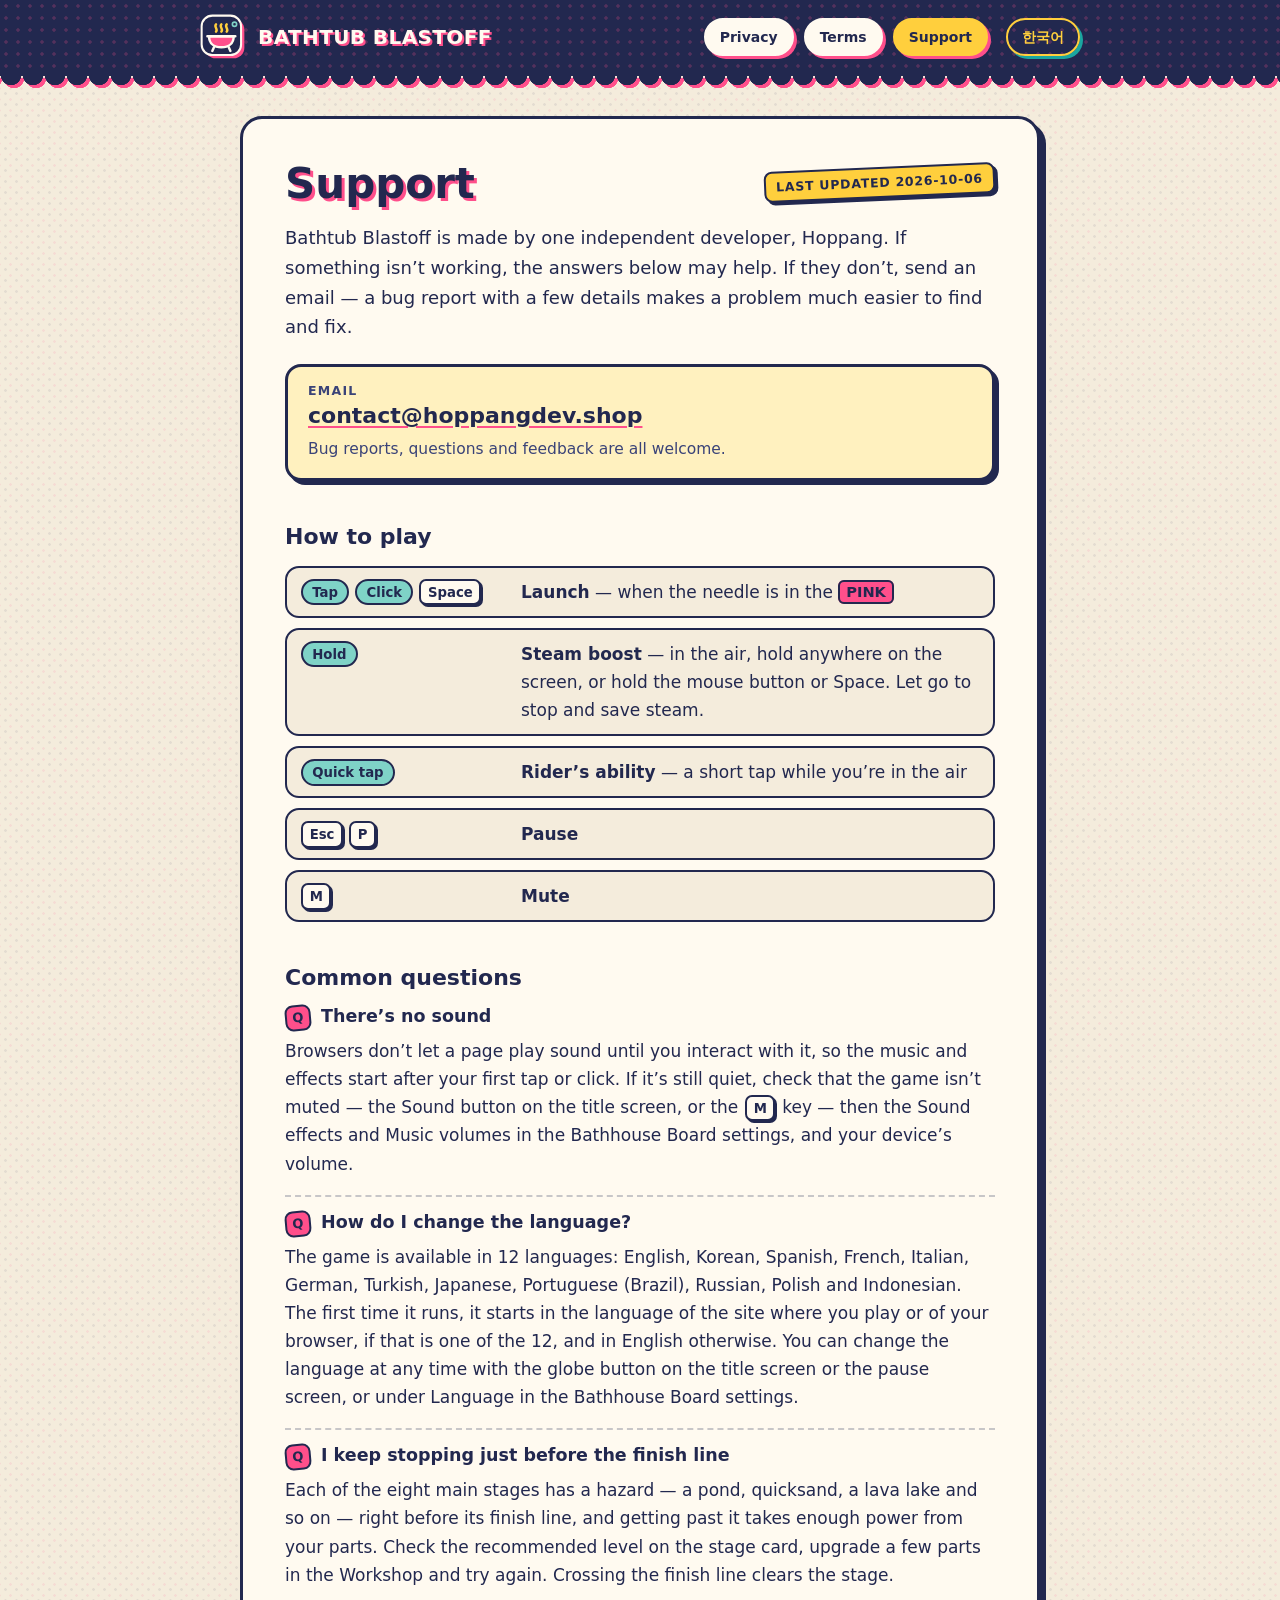
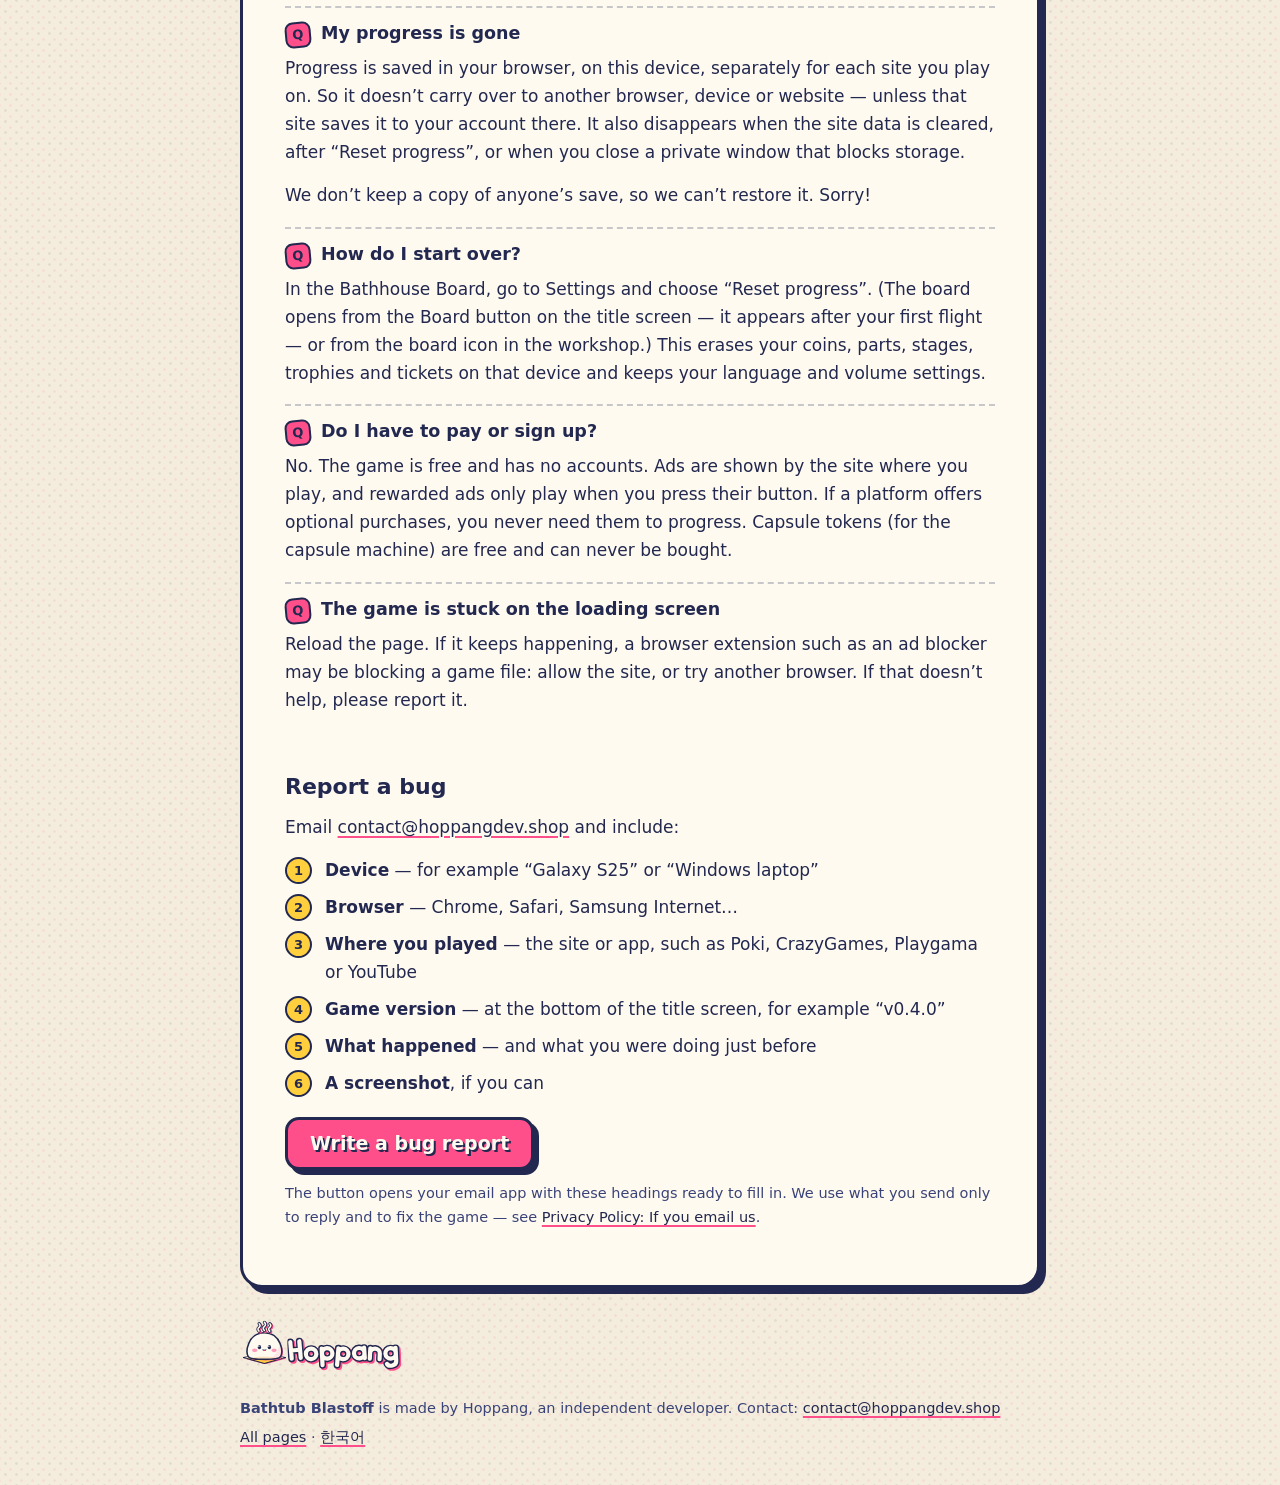
<file: support.html>
<!doctype html>
<html lang="en">
  <head>
    <meta charset="utf-8" />
    <meta name="viewport" content="width=device-width, initial-scale=1" />
    <title>Support – Bathtub Blastoff</title>
    <meta name="description" content="Help with Bathtub Blastoff: controls, sound, language, saved progress, and how to report a bug." />
    <meta name="theme-color" content="#22284f" />
    <meta name="color-scheme" content="light" />
    <meta name="format-detection" content="telephone=no" />
    <!-- hoppang:brand -->
    <link rel="icon" href="favicon.ico" sizes="16x16 32x32 48x48" />
    <link rel="icon" href="favicon.svg" type="image/svg+xml" />
    <link rel="apple-touch-icon" href="apple-touch-icon.png" />
    <meta property="og:type" content="website" />
    <meta property="og:site_name" content="Hoppang" />
    <meta property="og:locale" content="en_US" />
    <meta property="og:title" content="Support – Bathtub Blastoff" />
    <meta property="og:description" content="Help with Bathtub Blastoff: controls, sound, language, saved progress, and how to report a bug." />
    <meta property="og:url" content="https://hoppangdev.github.io/support.html" />
    <meta property="og:image" content="https://hoppangdev.github.io/og.png" />
    <meta property="og:image:width" content="1200" />
    <meta property="og:image:height" content="630" />
    <meta property="og:image:alt" content="Hoppang: a round steamed-bun mascot over the Hoppang wordmark" />
    <meta name="twitter:card" content="summary_large_image" />
    <!-- /hoppang:brand -->
    <style>
      :root {
        --paper: #f4ecdc;
        --paper-dark: #e6d8bd;
        --card: #fffaf0;
        --navy: #22284f;
        --navy-soft: #3a4378;
        --pink: #ff4f8b;
        --teal: #1aa6a0;
        --teal-soft: #7fd3c7;
        --yellow: #ffcf3d;
        --orange: #ff7a3a;
        --head: 'Arial Black', 'Segoe UI Black', 'Helvetica Neue', system-ui, 'Apple SD Gothic Neo', 'Malgun Gothic', 'Noto Sans KR', sans-serif;
        --text: system-ui, -apple-system, 'Segoe UI', Roboto, 'Helvetica Neue', Arial, 'Apple SD Gothic Neo', 'Malgun Gothic', 'Noto Sans KR', sans-serif;
        color-scheme: light;
      }
      *,
      *::before,
      *::after {
        box-sizing: border-box;
      }
      html {
        -webkit-text-size-adjust: 100%;
        text-size-adjust: 100%;
      }
      body {
        margin: 0;
        color: var(--navy);
        font: 17px/1.65 var(--text);
        background-color: var(--paper);
        /* two halftone screens, printed slightly out of register */
        background-image: radial-gradient(rgba(34, 40, 79, 0.08) 1.2px, transparent 1.5px),
          radial-gradient(rgba(255, 79, 139, 0.1) 1.2px, transparent 1.5px);
        background-size: 11px 11px;
        background-position: 0 0, 5px 6px;
        overflow-wrap: break-word;
      }
      html:lang(ko) body {
        line-height: 1.75;
      }
      :lang(ko) {
        word-break: keep-all;
      }
      p {
        margin: 0 0 0.9em;
      }
      ul,
      ol {
        margin: 0 0 1em;
        padding-left: 1.35em;
      }
      li {
        margin: 0.35em 0;
      }
      ul > li::marker {
        color: var(--pink);
      }
      b,
      strong {
        font-weight: 800;
      }
      a {
        color: var(--navy);
        text-decoration: underline;
        text-decoration-color: var(--pink);
        text-decoration-thickness: 2px;
        text-underline-offset: 3px;
      }
      a:hover {
        background: var(--yellow);
        text-decoration-color: var(--navy);
      }
      :focus-visible {
        outline: 3px solid var(--navy);
        outline-offset: 3px;
        border-radius: 4px;
      }
      code {
        padding: 0.05em 0.35em;
        font: 0.88em/1.4 ui-monospace, 'Cascadia Mono', Consolas, Menlo, monospace;
        white-space: nowrap;
        background: var(--paper);
        border: 1px solid rgba(34, 40, 79, 0.2);
        border-radius: 6px;
      }
      time,
      .nw {
        white-space: nowrap;
      }
      .skip {
        position: absolute;
        left: 12px;
        top: -80px;
        z-index: 5;
        padding: 10px 14px;
        font: 900 14px/1.2 var(--head);
        color: var(--navy);
        background: var(--yellow);
        border: 2px solid var(--navy);
        border-radius: 10px;
        text-decoration: none;
      }
      .skip:focus {
        top: 12px;
      }

      /* ---------------------------------------------------------------- header */
      .top {
        position: relative;
        margin-bottom: 40px;
        padding: 14px 16px 16px;
        color: var(--card);
        background-color: var(--navy);
        background-image: radial-gradient(rgba(255, 79, 139, 0.22) 1.5px, transparent 1.8px);
        background-size: 12px 12px;
      }
      /* scalloped hem like a bathhouse door curtain; the pink copy sits a little off register */
      .top::after {
        content: '';
        position: absolute;
        left: 0;
        right: 0;
        bottom: -14px;
        height: 15px;
        background: radial-gradient(circle at 11px 0, var(--navy) 10px, transparent 10.5px) 0 0 / 22px 12px repeat-x,
          radial-gradient(circle at 11px 0, var(--pink) 10px, transparent 10.5px) 3px 3px / 22px 12px repeat-x;
      }
      .top :focus-visible {
        outline-color: var(--yellow);
      }
      .top-in {
        max-width: 880px;
        margin: 0 auto;
        display: grid;
        grid-template-columns: minmax(0, 1fr) auto auto;
        grid-template-areas: 'brand nav lang';
        align-items: center;
        gap: 12px 18px;
      }
      .brand {
        grid-area: brand;
        justify-self: start;
        display: inline-flex;
        align-items: center;
        gap: 12px;
        min-width: 0;
        color: var(--card);
        text-decoration: none;
      }
      .brand:hover {
        background: none;
      }
      .mark {
        flex: none;
        width: 46px;
        height: 46px;
      }
      .brand-name {
        font: 900 20px/1.05 var(--head);
        letter-spacing: 0.02em;
        text-transform: uppercase;
        text-shadow: 2px 2px 0 var(--pink);
      }
      .nav {
        grid-area: nav;
        display: flex;
        flex-wrap: wrap;
        gap: 10px;
      }
      .nav a,
      .lang {
        display: inline-block;
        padding: 9px 14px;
        font: 900 14px/1.2 var(--head);
        color: var(--navy);
        background: var(--card);
        border: 2px solid var(--card);
        border-radius: 999px;
        box-shadow: 3px 3px 0 var(--pink);
        text-decoration: none;
        white-space: nowrap;
      }
      .nav a:hover {
        background: var(--teal-soft);
        border-color: var(--teal-soft);
      }
      .nav a[aria-current='page'] {
        background: var(--yellow);
        border-color: var(--yellow);
      }
      .lang {
        grid-area: lang;
        color: var(--yellow);
        background: transparent;
        border-color: var(--yellow);
        box-shadow: 3px 3px 0 var(--teal);
      }
      .lang:hover {
        background: rgba(255, 207, 61, 0.18);
      }

      /* ---------------------------------------------------------------- the printed sheet */
      .sheet {
        width: min(800px, 100% - 24px);
        margin: 0 auto 30px;
        padding: clamp(20px, 5vw, 42px);
        background: var(--card);
        border: 3px solid var(--navy);
        border-radius: 22px;
        box-shadow: 6px 6px 0 var(--navy);
      }
      .head {
        display: flex;
        flex-wrap: wrap;
        align-items: flex-start;
        justify-content: space-between;
        gap: 12px 18px;
        margin-bottom: 16px;
      }
      h1 {
        margin: 0;
        font: 900 clamp(29px, 7vw, 42px)/1.1 var(--head);
        text-shadow: 3px 3px 0 var(--pink);
      }
      .stamp {
        margin: 6px 0 0;
        padding: 6px 10px;
        font: 900 12.5px/1.2 var(--head);
        letter-spacing: 0.06em;
        text-transform: uppercase;
        white-space: nowrap;
        background: var(--yellow);
        border: 2px solid var(--navy);
        border-radius: 8px;
        box-shadow: 3px 3px 0 var(--navy);
        transform: rotate(-2.5deg);
      }
      .lead {
        font-size: 1.06em;
      }
      .sheet h2 {
        display: flex;
        align-items: flex-start;
        gap: 10px;
        margin: 1.9em 0 0.5em;
        font: 900 clamp(19px, 4.4vw, 22px)/1.3 var(--head);
      }
      .sheet h2 .n {
        flex: none;
        display: inline-flex;
        align-items: center;
        justify-content: center;
        width: 28px;
        height: 28px;
        margin-top: -1px;
        border-radius: 50%;
        font-size: 14px;
        color: var(--yellow);
        background: var(--navy);
      }
      .short {
        margin: 22px 0 6px;
        padding: 16px 20px 6px;
        background: #ddf2ee;
        border: 3px solid var(--navy);
        border-radius: 16px;
        box-shadow: 4px 4px 0 var(--teal);
      }
      .sheet .short h2 {
        display: block;
        margin: 0 0 6px;
        font-size: 14px;
        letter-spacing: 0.08em;
        text-transform: uppercase;
      }
      .policies li {
        margin: 0.25em 0;
      }

      /* ---------------------------------------------------------------- footer */
      .foot {
        width: min(800px, 100% - 24px);
        margin: 0 auto 36px;
        font-size: 14.5px;
        line-height: 1.6;
        color: var(--navy-soft);
      }
      .foot p {
        margin: 0 0 6px;
      }

      @media (max-width: 760px) {
        .top-in {
          grid-template-columns: minmax(0, 1fr) auto;
          grid-template-areas: 'brand lang' 'nav nav';
        }
      }
      @media (max-width: 480px) {
        body {
          font-size: 16px;
        }
        .mark {
          width: 40px;
          height: 40px;
        }
        .brand-name {
          font-size: 17px;
        }
        .nav {
          gap: 8px;
        }
        .nav a,
        .lang {
          padding: 8px 11px;
          font-size: 13px;
        }
      }
      @media print {
        body {
          background: none;
          font-size: 11pt;
        }
        .top {
          margin: 0 0 12pt;
          padding: 0;
          color: #000;
          background: none;
        }
        .top::after,
        .nav,
        .lang,
        .skip,
        .btn {
          display: none;
        }
        .brand {
          color: #000;
        }
        .brand-name,
        h1 {
          text-shadow: none;
        }
        .sheet,
        .short {
          width: auto;
          padding: 0;
          border: 0;
          box-shadow: none;
          background: none;
        }
        a {
          text-decoration: none;
        }
      }

      /* ---------------------------------------------------------------- support page */
      .mailcard {
        margin: 22px 0 8px;
        padding: 16px 20px;
        background: #fff1bf;
        border: 3px solid var(--navy);
        border-radius: 16px;
        box-shadow: 4px 4px 0 var(--navy);
      }
      .mailcard p {
        margin: 0;
      }
      .mailcard .k {
        font: 900 12.5px/1.2 var(--head);
        letter-spacing: 0.1em;
        text-transform: uppercase;
        color: var(--navy-soft);
      }
      .mailcard .v {
        margin: 4px 0 6px;
        font: 900 clamp(18px, 4.6vw, 22px)/1.3 var(--head);
        overflow-wrap: anywhere;
      }
      .mailcard .d {
        font-size: 15.5px;
        color: var(--navy-soft);
      }
      .keys {
        display: grid;
        gap: 10px;
        margin: 14px 0;
      }
      .keys > div {
        display: grid;
        grid-template-columns: minmax(0, 12em) minmax(0, 1fr);
        gap: 6px 16px;
        align-items: start;
        padding: 10px 14px;
        background: var(--paper);
        border: 2px solid var(--navy);
        border-radius: 14px;
      }
      .keys dt {
        display: flex;
        flex-wrap: wrap;
        gap: 6px;
        padding-top: 1px;
      }
      .keys dd {
        margin: 0;
      }
      kbd,
      .gest {
        display: inline-block;
        font: 900 0.78em/1 var(--head);
        white-space: nowrap;
        color: var(--navy);
        border: 2px solid var(--navy);
      }
      kbd {
        min-width: 2em;
        padding: 0.38em 0.5em 0.34em;
        text-align: center;
        background: var(--card);
        border-radius: 7px;
        box-shadow: 2px 2px 0 var(--navy);
      }
      p kbd {
        margin: 0 0.1em;
        vertical-align: 0.06em;
      }
      .gest {
        padding: 0.38em 0.7em 0.34em;
        background: var(--teal-soft);
        border-radius: 999px;
      }
      .zone {
        padding: 0.1em 0.4em;
        font: 900 0.86em/1 var(--head);
        white-space: nowrap;
        background: var(--pink);
        border: 2px solid var(--navy);
        border-radius: 6px;
      }
      .qa {
        padding: 14px 0 2px;
        border-top: 2px dashed rgba(34, 40, 79, 0.25);
      }
      .qa:first-of-type {
        padding-top: 2px;
        border-top: 0;
      }
      .qa h3 {
        display: flex;
        align-items: flex-start;
        gap: 10px;
        margin: 0 0 6px;
        font: 900 17.5px/1.35 var(--head);
      }
      .qa .q {
        flex: none;
        display: inline-flex;
        align-items: center;
        justify-content: center;
        width: 26px;
        height: 26px;
        font-size: 13px;
        background: var(--pink);
        border: 2px solid var(--navy);
        border-radius: 8px;
        transform: rotate(-5deg);
      }
      .steps {
        list-style: none;
        padding: 0;
        counter-reset: step;
      }
      .steps li {
        position: relative;
        margin: 9px 0;
        padding-left: 40px;
        counter-increment: step;
      }
      .steps li::before {
        content: counter(step);
        position: absolute;
        left: 0;
        top: 0.1em;
        width: 27px;
        height: 27px;
        font: 900 13px/23px var(--head);
        text-align: center;
        background: var(--yellow);
        border: 2px solid var(--navy);
        border-radius: 50%;
      }
      .cta {
        margin: 20px 0 12px;
      }
      .btn {
        display: inline-block;
        padding: 12px 22px;
        font: 900 19px/1.2 var(--head);
        color: var(--card);
        text-decoration: none;
        text-shadow: 2px 2px 0 var(--navy);
        background: var(--pink);
        border: 3px solid var(--navy);
        border-radius: 14px;
        box-shadow: 5px 5px 0 var(--navy);
      }
      .btn:hover {
        background: var(--pink);
        box-shadow: 6px 6px 0 var(--navy);
      }
      .btn:active {
        transform: translate(3px, 3px);
        box-shadow: 2px 2px 0 var(--navy);
      }
      .small {
        font-size: 14.5px;
        color: var(--navy-soft);
      }
      /* phones: keys above the explanation; one-word rows (.one) stay side by side */
      @media (max-width: 560px) {
        .keys > div {
          grid-template-columns: minmax(0, 1fr);
        }
        .keys > div.one {
          grid-template-columns: auto minmax(0, 1fr);
          align-items: center;
        }
      }
      /* hoppang:brand */
      .studio {
        display: inline-block;
        margin: 0 0 10px;
        border-radius: 12px;
      }
      .studio:hover {
        background: none;
      }
      .studio:hover .studio-mark {
        transform: rotate(-2deg) scale(1.03);
      }
      .studio-mark {
        display: block;
        width: auto;
        height: 56px;
        transition: transform 0.15s ease-out;
      }
      .foot.center .studio {
        margin-inline: auto;
      }
      @media (max-width: 480px) {
        .studio-mark {
          height: 48px;
        }
      }
      @media (prefers-reduced-motion: reduce) {
        .studio-mark {
          transition: none;
        }
      }
      /* /hoppang:brand */
    </style>
  </head>
  <body>
    <a class="skip" href="#main">Skip to content</a>
    <header class="top">
      <div class="top-in">
        <a class="brand" href="index.html">
          <svg class="mark" viewBox="0 0 56 56" aria-hidden="true" focusable="false">
            <rect x="6" y="6" width="48" height="48" rx="13" fill="#ff4f8b" />
            <rect x="2" y="2" width="48" height="48" rx="13" fill="#22284f" stroke="#fffaf0" stroke-width="2.5" />
            <path d="M19.5 21.5c3-3-3-6 0-9M26 21.5c3-3-3-6 0-9M32.5 21.5c3-3-3-6 0-9" fill="none" stroke="#ffcf3d" stroke-width="3" stroke-linecap="round" />
            <path d="M11 27h30c0 8.6-6 13.5-15 13.5S11 35.6 11 27z" fill="#ff4f8b" stroke="#fffaf0" stroke-width="3" stroke-linejoin="round" />
            <path d="M9 27h34M17 40.5l-2 4.5M35 40.5l2 4.5" fill="none" stroke="#fffaf0" stroke-width="3" stroke-linecap="round" />
            <circle cx="42" cy="12.5" r="2.6" fill="none" stroke="#7fd3c7" stroke-width="2" />
          </svg>
          <span class="brand-name">Bathtub Blastoff</span>
        </a>
        <nav class="nav" aria-label="Pages">
          <a href="privacy.html">Privacy</a>
          <a href="terms.html">Terms</a>
          <a href="support.html" aria-current="page">Support</a>
        </nav>
        <a class="lang" href="support.ko.html" hreflang="ko" lang="ko">한국어</a>
      </div>
    </header>

    <main id="main" class="sheet">
      <div class="head">
        <h1>Support</h1>
        <p class="stamp">Last updated <time datetime="2026-10-06">2026-10-06</time></p>
      </div>
      <p class="lead">Bathtub Blastoff is made by one independent developer, Hoppang. If something isn’t working, the answers below may help. If they don’t, send an email — a bug report with a few details makes a problem much easier to find and fix.</p>

      <div class="mailcard">
        <p class="k">Email</p>
        <p class="v"><a href="mailto:contact@hoppangdev.shop">contact@hoppangdev.shop</a></p>
        <p class="d">Bug reports, questions and feedback are all welcome.</p>
      </div>

      <section id="controls">
        <h2>How to play</h2>
        <dl class="keys">
          <div>
            <dt><span class="gest">Tap</span> <span class="gest">Click</span> <kbd>Space</kbd></dt>
            <dd><b>Launch</b> — when the needle is in the <span class="zone">PINK</span></dd>
          </div>
          <div>
            <dt><span class="gest">Hold</span></dt>
            <dd><b>Steam boost</b> — in the air, hold anywhere on the screen, or hold the mouse button or Space. Let go to stop and save steam.</dd>
          </div>
          <div>
            <dt><span class="gest">Quick tap</span></dt>
            <dd><b>Rider’s ability</b> — a short tap while you’re in the air</dd>
          </div>
          <div class="one">
            <dt><kbd>Esc</kbd> <kbd>P</kbd></dt>
            <dd><b>Pause</b></dd>
          </div>
          <div class="one">
            <dt><kbd>M</kbd></dt>
            <dd><b>Mute</b></dd>
          </div>
        </dl>
      </section>

      <section id="faq">
        <h2>Common questions</h2>
        <div class="qa" id="no-sound">
          <h3><span class="q" aria-hidden="true">Q</span>There’s no sound</h3>
          <p>Browsers don’t let a page play sound until you interact with it, so the music and effects start after your first tap or click. If it’s still quiet, check that the game isn’t muted — the Sound button on the title screen, or the <kbd>M</kbd> key — then the Sound effects and Music volumes in the Bathhouse Board settings, and your device’s volume.</p>
        </div>
        <div class="qa" id="language">
          <h3><span class="q" aria-hidden="true">Q</span>How do I change the language?</h3>
          <p>The game is available in 12 languages: English, Korean, Spanish, French, Italian, German, Turkish, Japanese, Portuguese (Brazil), Russian, Polish and Indonesian. The first time it runs, it starts in the language of the site where you play or of your browser, if that is one of the 12, and in English otherwise. You can change the language at any time with the globe button on the title screen or the pause screen, or under Language in the Bathhouse Board settings.</p>
        </div>
        <div class="qa" id="finish-line">
          <h3><span class="q" aria-hidden="true">Q</span>I keep stopping just before the finish line</h3>
          <p>Each of the eight main stages has a hazard — a pond, quicksand, a lava lake and so on — right before its finish line, and getting past it takes enough power from your parts. Check the recommended level on the stage card, upgrade a few parts in the Workshop and try again. Crossing the finish line clears the stage.</p>
        </div>
        <div class="qa" id="progress">
          <h3><span class="q" aria-hidden="true">Q</span>My progress is gone</h3>
          <p>Progress is saved in your browser, on this device, separately for each site you play on. So it doesn’t carry over to another browser, device or website — unless that site saves it to your account there. It also disappears when the site data is cleared, after “Reset progress”, or when you close a private window that blocks storage.</p>
          <p>We don’t keep a copy of anyone’s save, so we can’t restore it. Sorry!</p>
        </div>
        <div class="qa" id="reset">
          <h3><span class="q" aria-hidden="true">Q</span>How do I start over?</h3>
          <p>In the Bathhouse Board, go to Settings and choose “Reset progress”. (The board opens from the Board button on the title screen — it appears after your first flight — or from the board icon in the workshop.) This erases your coins, parts, stages, trophies and tickets on that device and keeps your language and volume settings.</p>
        </div>
        <div class="qa" id="pay">
          <h3><span class="q" aria-hidden="true">Q</span>Do I have to pay or sign up?</h3>
          <p>No. The game is free and has no accounts. Ads are shown by the site where you play, and rewarded ads only play when you press their button. If a platform offers optional purchases, you never need them to progress. Capsule tokens (for the capsule machine) are free and can never be bought.</p>
        </div>
        <div class="qa" id="loading">
          <h3><span class="q" aria-hidden="true">Q</span>The game is stuck on the loading screen</h3>
          <p>Reload the page. If it keeps happening, a browser extension such as an ad blocker may be blocking a game file: allow the site, or try another browser. If that doesn’t help, please report it.</p>
        </div>
      </section>

      <section id="bug">
        <h2>Report a bug</h2>
        <p>Email <a href="mailto:contact@hoppangdev.shop">contact@hoppangdev.shop</a> and include:</p>
        <ol class="steps" role="list">
          <li><b>Device</b> — for example “Galaxy S25” or “Windows laptop”</li>
          <li><b>Browser</b> — Chrome, Safari, Samsung Internet…</li>
          <li><b>Where you played</b> — the site or app, such as Poki, CrazyGames, Playgama or YouTube</li>
          <li><b>Game version</b> — at the bottom of the title screen, for example “v0.4.0”</li>
          <li><b>What happened</b> — and what you were doing just before</li>
          <li><b>A screenshot</b>, if you can</li>
        </ol>
        <p class="cta"><a class="btn" href="mailto:contact@hoppangdev.shop?subject=Bathtub%20Blastoff%20bug%20report&amp;body=Device%3A%0D%0ABrowser%3A%0D%0ASite%20or%20app%20where%20I%20played%3A%0D%0AGame%20version%20(bottom%20of%20the%20title%20screen)%3A%0D%0AWhat%20happened%3A%0D%0A%0D%0A(Please%20attach%20a%20screenshot%20if%20you%20can.)%0D%0A">Write a bug report</a></p>
        <p class="small">The button opens your email app with these headings ready to fill in. We use what you send only to reply and to fix the game — see <a href="privacy.html#email">Privacy Policy: If you email us</a>.</p>
      </section>
    </main>

    <footer class="foot">
      <!-- hoppang:studio --><p><a class="studio" href="index.html" aria-label="Hoppang"><svg class="studio-mark" focusable="false" xmlns="http://www.w3.org/2000/svg" viewBox="0 0 471.0 160.6" aria-hidden="true" ><svg x="8.0" y="8.0" width="124.0" height="124.0" xmlns="http://www.w3.org/2000/svg" viewBox="0 0 100 100" aria-hidden="true"><defs><clipPath id="hpb0c"><path d="M50 89C30 89 15.5 88.6 12.2 82C8.6 74.8 9.6 62.5 13.8 52.4C19.6 38 33 27.5 50 27.5S80.4 38 86.2 52.4C90.4 62.5 91.4 74.8 87.8 82C84.5 88.6 70 89 50 89Z"/></clipPath><pattern id="hpb0d" width="3.2" height="3.2" patternUnits="userSpaceOnUse" patternTransform="rotate(45)"><circle cx="1.6" cy="1.6" r=".95" fill="#ff9cbc"/></pattern></defs><path d="M1 85 50 77.5 99 85 50 98.6Z" fill="#ff4f8b" transform="translate(2 2)"/><path d="M1 85 50 77.5 99 85 50 98.6Z" fill="#ffcf3d" stroke="#22284f" stroke-width="2.6" stroke-linejoin="round"/><path d="M7 85.6 13.6 84.4M93 85.6 86.4 84.4" fill="none" stroke="#fffaf0" stroke-width="1.6" stroke-linecap="round" stroke-linejoin="round"/><g><path d="M50 89C30 89 15.5 88.6 12.2 82C8.6 74.8 9.6 62.5 13.8 52.4C19.6 38 33 27.5 50 27.5S80.4 38 86.2 52.4C90.4 62.5 91.4 74.8 87.8 82C84.5 88.6 70 89 50 89Z" fill="#ff4f8b" transform="translate(2.6 2.6)"/><path d="M50 89C30 89 15.5 88.6 12.2 82C8.6 74.8 9.6 62.5 13.8 52.4C19.6 38 33 27.5 50 27.5S80.4 38 86.2 52.4C90.4 62.5 91.4 74.8 87.8 82C84.5 88.6 70 89 50 89Z" fill="#fffaf0"/><g clip-path="url(#hpb0c)"><ellipse cx="50" cy="96" rx="47" ry="13.5" fill="#ffe2bd"/><path d="M0 0H100V100H0ZM85 50A45 45 0 1 0-5 50 45 45 0 1 0 85 50Z" fill="url(#hpb0d)" fill-rule="evenodd"/></g><path d="M24.6 47.6C27.4 41.8 32.4 37.4 38.6 35.4" fill="none" stroke="#fff" stroke-width="3.2" stroke-linecap="round" stroke-linejoin="round"/><path d="M50 89C30 89 15.5 88.6 12.2 82C8.6 74.8 9.6 62.5 13.8 52.4C19.6 38 33 27.5 50 27.5S80.4 38 86.2 52.4C90.4 62.5 91.4 74.8 87.8 82C84.5 88.6 70 89 50 89Z" fill="none" stroke="#22284f" stroke-width="3.6" stroke-linejoin="round"/><g fill="#ff9cbc"><ellipse cx="27.6" cy="68.4" rx="6.3" ry="4.2"/><ellipse cx="72.4" cy="68.4" rx="6.3" ry="4.2"/></g><g fill="#22284f"><ellipse cx="38.5" cy="61" rx="3.8" ry="4.8"/><ellipse cx="61.5" cy="61" rx="3.8" ry="4.8"/></g><g fill="#fffaf0"><circle cx="37.2" cy="58.9" r="1.5"/><circle cx="60.2" cy="58.9" r="1.5"/></g><path d="M45.2 66C47.6 67 52.4 67 54.8 66 54.3 71.3 45.7 71.3 45.2 66Z" fill="#22284f"/><path d="M47 69.1C48.5 67.8 51.5 67.8 53 69.1 51.6 70.2 48.4 70.2 47 69.1Z" fill="#ff4f8b"/><g transform="translate(2.2 2.2)"><path d="M37.6 23.8c-3.7-3.1-3.1-6.4.1-8.8s3.1-5.5.2-8.2M50 22.4c-4-3.4-3.4-7 0-9.6s3.4-6.1.2-9.2M62.4 23.8c-3.7-3.1-3.1-6.4.1-8.8s3.1-5.5.2-8.2" fill="none" stroke="#ff4f8b" stroke-width="7.6" stroke-linecap="round" stroke-linejoin="round"/></g><path d="M37.6 23.8c-3.7-3.1-3.1-6.4.1-8.8s3.1-5.5.2-8.2M50 22.4c-4-3.4-3.4-7 0-9.6s3.4-6.1.2-9.2M62.4 23.8c-3.7-3.1-3.1-6.4.1-8.8s3.1-5.5.2-8.2" fill="none" stroke="#22284f" stroke-width="7.6" stroke-linecap="round" stroke-linejoin="round"/><path d="M37.6 23.8c-3.7-3.1-3.1-6.4.1-8.8s3.1-5.5.2-8.2M50 22.4c-4-3.4-3.4-7 0-9.6s3.4-6.1.2-9.2M62.4 23.8c-3.7-3.1-3.1-6.4.1-8.8s3.1-5.5.2-8.2" fill="none" stroke="#fffaf0" stroke-width="3.6" stroke-linecap="round" stroke-linejoin="round"/></g></svg><svg x="136.0" y="52.6" width="327.0" height="100.0" xmlns="http://www.w3.org/2000/svg" viewBox="0 0 327 100" aria-hidden="true" ><g fill="none" stroke-linecap="round" stroke-linejoin="round"><g stroke="#ff4f8b" stroke-width="20" transform="translate(4.6 4.6)"><path d="M0 16V64M26 16V64M0 40.5H26" transform="translate(11 -1) rotate(-5 13 49)"/><path d="M0 49a15 15 0 1 0 30 0a15 15 0 1 0-30 0" transform="translate(53 1.2) rotate(4 15 49)"/><path d="M0 34V82M0 49a15 15 0 1 0 30 0a15 15 0 1 0-30 0" transform="translate(99 0) rotate(-3 15 49)"/><path d="M0 34V82M0 49a15 15 0 1 0 30 0a15 15 0 1 0-30 0" transform="translate(145 1.4) rotate(4.5 15 49)"/><path d="M0 49a15 15 0 1 0 30 0a15 15 0 1 0-30 0M30 34V64" transform="translate(191 -0.6) rotate(-4 15 49)"/><path d="M0 64V34M0 48a14 14 0 0 1 28 0V64" transform="translate(237 1) rotate(3 14 49)"/><path d="M0 49a15 15 0 1 0 30 0a15 15 0 1 0-30 0M30 34V71C30 86 7.5 87.6 3 78.4" transform="translate(281 0) rotate(-3 15 49)"/></g><g stroke="#22284f" stroke-width="20"><path d="M0 16V64M26 16V64M0 40.5H26" transform="translate(11 -1) rotate(-5 13 49)"/><path d="M0 49a15 15 0 1 0 30 0a15 15 0 1 0-30 0" transform="translate(53 1.2) rotate(4 15 49)"/><path d="M0 34V82M0 49a15 15 0 1 0 30 0a15 15 0 1 0-30 0" transform="translate(99 0) rotate(-3 15 49)"/><path d="M0 34V82M0 49a15 15 0 1 0 30 0a15 15 0 1 0-30 0" transform="translate(145 1.4) rotate(4.5 15 49)"/><path d="M0 49a15 15 0 1 0 30 0a15 15 0 1 0-30 0M30 34V64" transform="translate(191 -0.6) rotate(-4 15 49)"/><path d="M0 64V34M0 48a14 14 0 0 1 28 0V64" transform="translate(237 1) rotate(3 14 49)"/><path d="M0 49a15 15 0 1 0 30 0a15 15 0 1 0-30 0M30 34V71C30 86 7.5 87.6 3 78.4" transform="translate(281 0) rotate(-3 15 49)"/></g><g stroke="#fffaf0" stroke-width="12"><path d="M0 16V64M26 16V64M0 40.5H26" transform="translate(11 -1) rotate(-5 13 49)"/><path d="M0 49a15 15 0 1 0 30 0a15 15 0 1 0-30 0" transform="translate(53 1.2) rotate(4 15 49)"/><path d="M0 34V82M0 49a15 15 0 1 0 30 0a15 15 0 1 0-30 0" transform="translate(99 0) rotate(-3 15 49)"/><path d="M0 34V82M0 49a15 15 0 1 0 30 0a15 15 0 1 0-30 0" transform="translate(145 1.4) rotate(4.5 15 49)"/><path d="M0 49a15 15 0 1 0 30 0a15 15 0 1 0-30 0M30 34V64" transform="translate(191 -0.6) rotate(-4 15 49)"/><path d="M0 64V34M0 48a14 14 0 0 1 28 0V64" transform="translate(237 1) rotate(3 14 49)"/><path d="M0 49a15 15 0 1 0 30 0a15 15 0 1 0-30 0M30 34V71C30 86 7.5 87.6 3 78.4" transform="translate(281 0) rotate(-3 15 49)"/></g></g></svg></svg></a></p><!-- /hoppang:studio -->
      <p><b>Bathtub Blastoff</b> is made by Hoppang, an independent developer. Contact: <a href="mailto:contact@hoppangdev.shop">contact@hoppangdev.shop</a></p>
      <p><a href="index.html">All pages</a> · <a href="support.ko.html" hreflang="ko" lang="ko">한국어</a></p>
    </footer>
  </body>
</html>
</file>
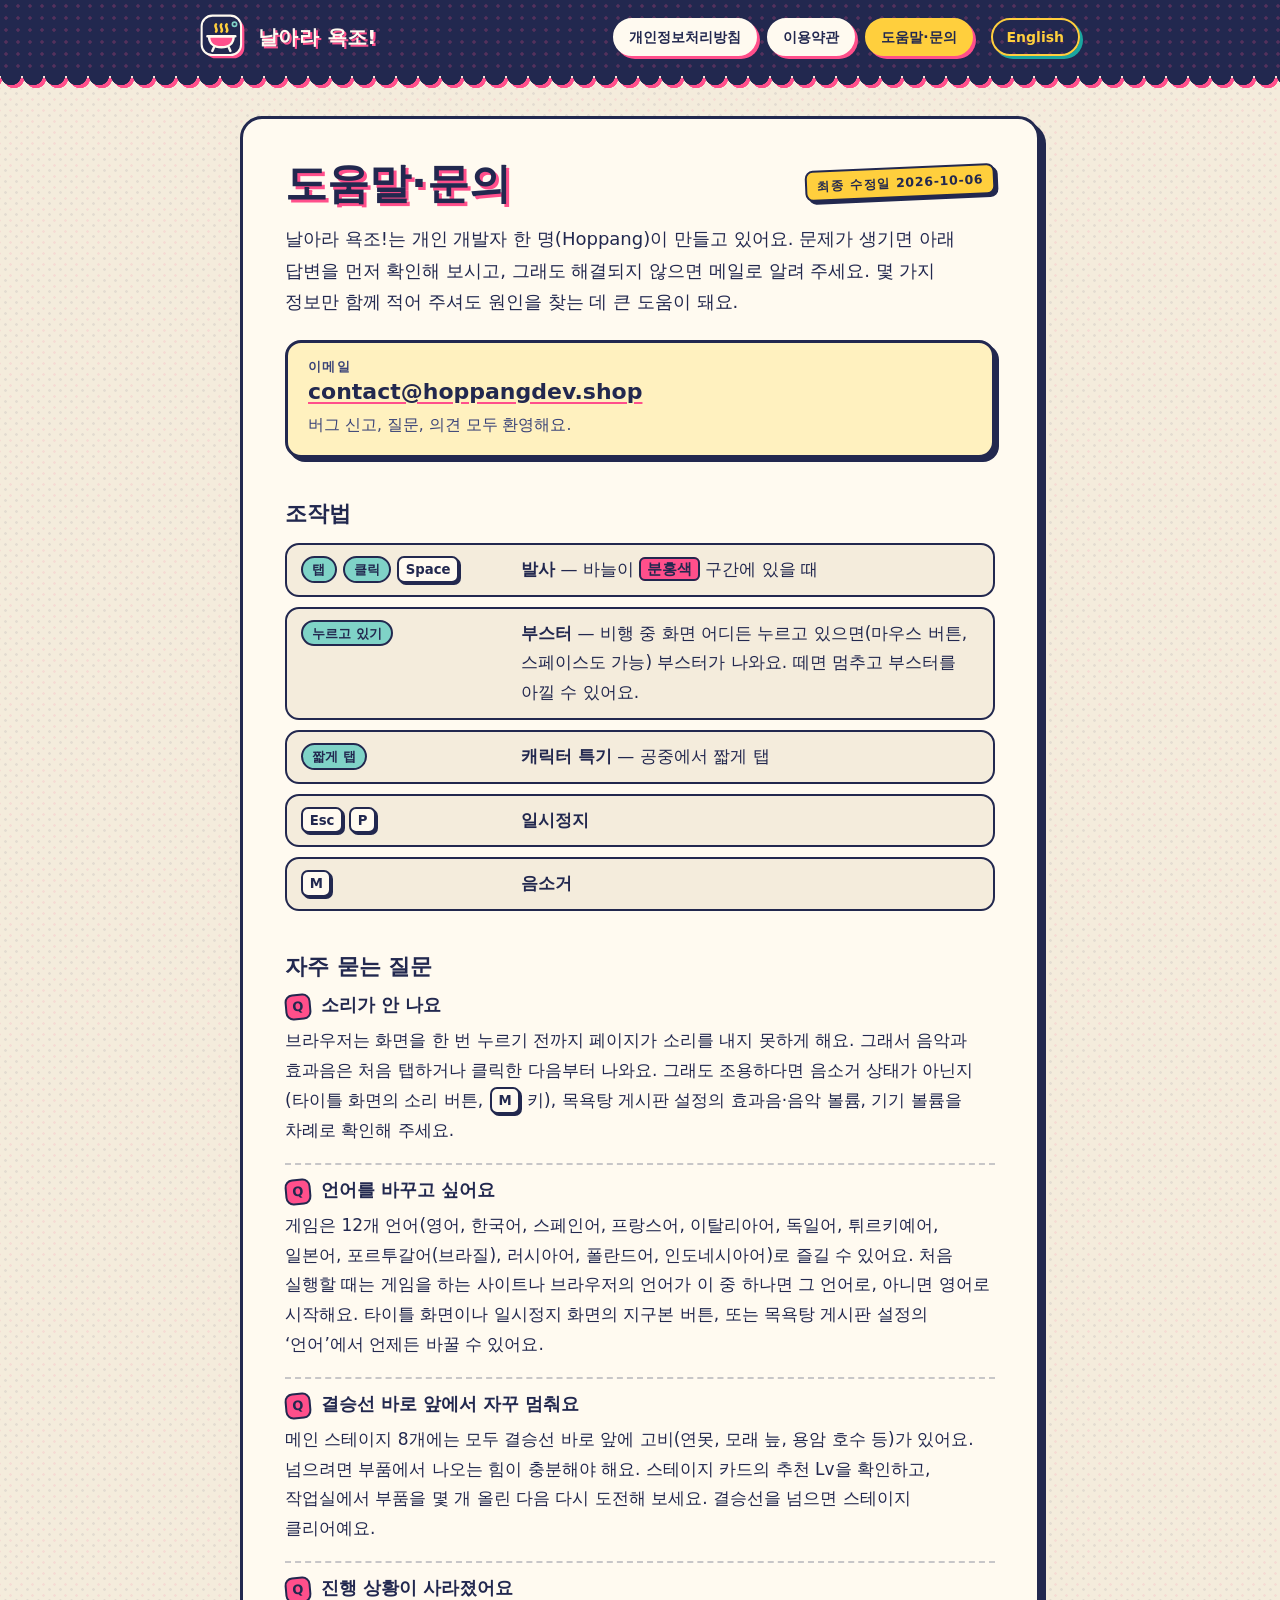
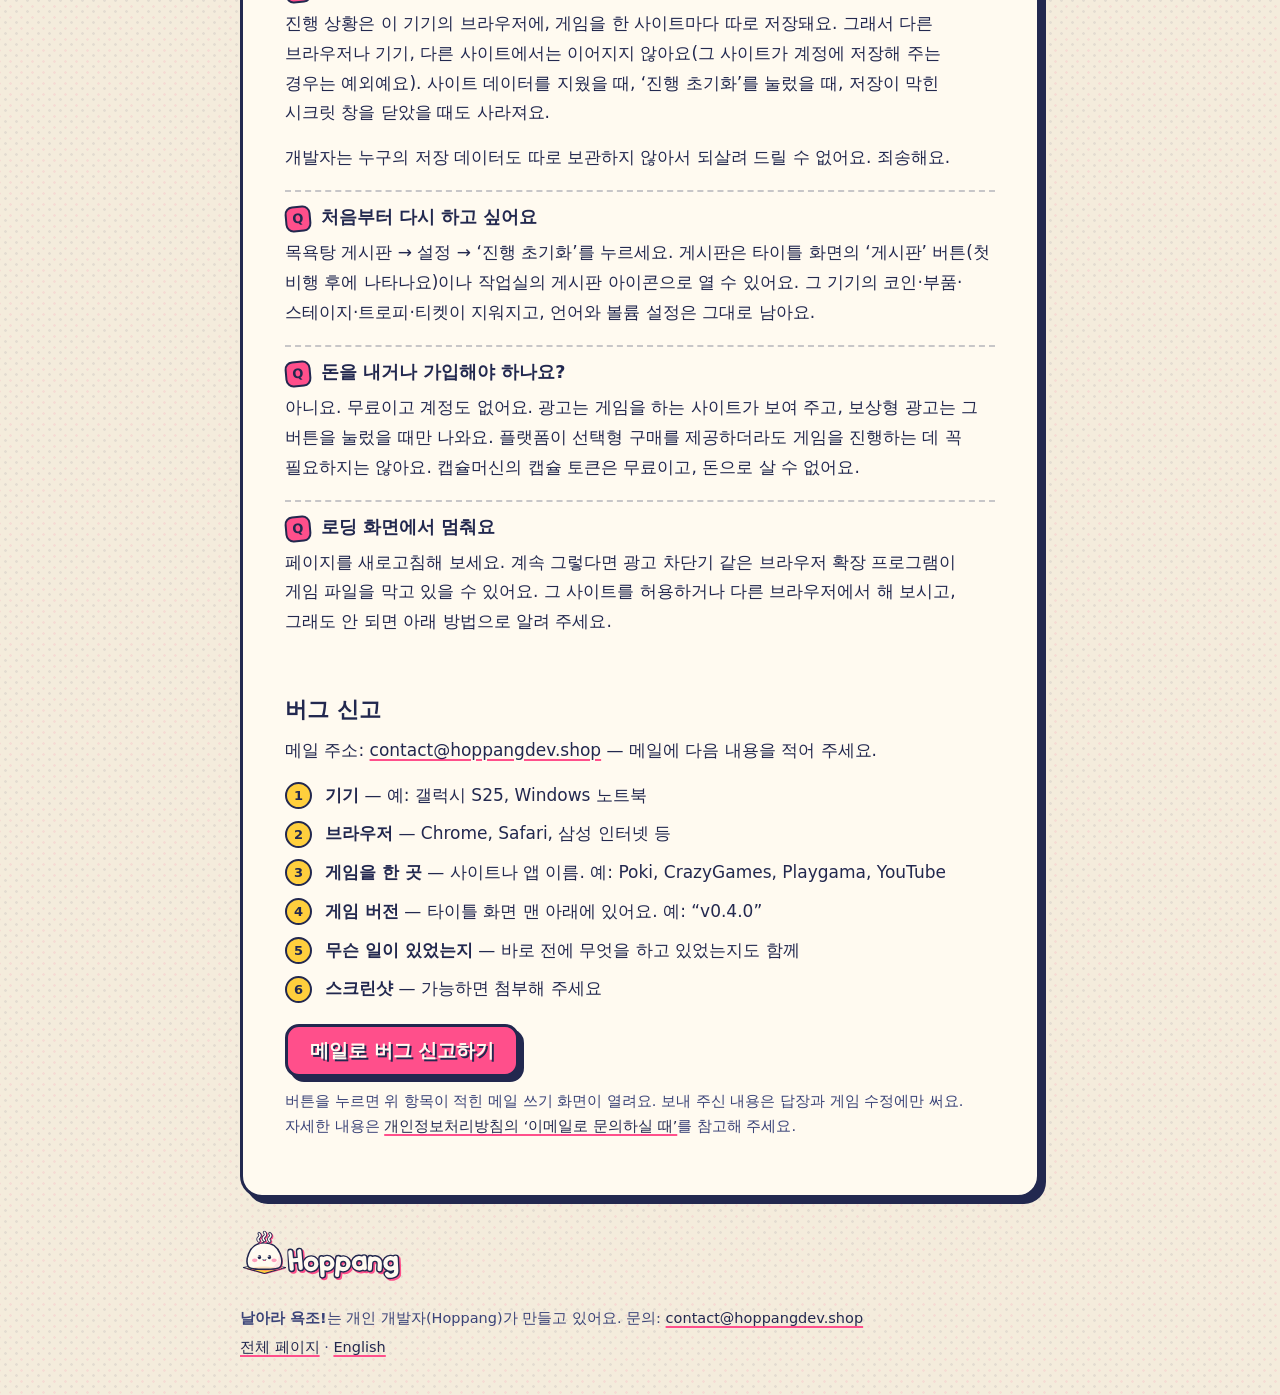
<file: support.ko.html>
<!doctype html>
<html lang="ko">
  <head>
    <meta charset="utf-8" />
    <meta name="viewport" content="width=device-width, initial-scale=1" />
    <title>도움말·문의 – 날아라 욕조!</title>
    <meta name="description" content="날아라 욕조! 도움말: 조작법, 소리, 언어, 저장된 진행 상황, 버그 신고 방법." />
    <meta name="theme-color" content="#22284f" />
    <meta name="color-scheme" content="light" />
    <meta name="format-detection" content="telephone=no" />
    <!-- hoppang:brand -->
    <link rel="icon" href="favicon.ico" sizes="16x16 32x32 48x48" />
    <link rel="icon" href="favicon.svg" type="image/svg+xml" />
    <link rel="apple-touch-icon" href="apple-touch-icon.png" />
    <meta property="og:type" content="website" />
    <meta property="og:site_name" content="Hoppang" />
    <meta property="og:locale" content="ko_KR" />
    <meta property="og:title" content="도움말·문의 – 날아라 욕조!" />
    <meta property="og:description" content="날아라 욕조! 도움말: 조작법, 소리, 언어, 저장된 진행 상황, 버그 신고 방법." />
    <meta property="og:url" content="https://hoppangdev.github.io/support.ko.html" />
    <meta property="og:image" content="https://hoppangdev.github.io/og.png" />
    <meta property="og:image:width" content="1200" />
    <meta property="og:image:height" content="630" />
    <meta property="og:image:alt" content="Hoppang: a round steamed-bun mascot over the Hoppang wordmark" />
    <meta name="twitter:card" content="summary_large_image" />
    <!-- /hoppang:brand -->
    <style>
      :root {
        --paper: #f4ecdc;
        --paper-dark: #e6d8bd;
        --card: #fffaf0;
        --navy: #22284f;
        --navy-soft: #3a4378;
        --pink: #ff4f8b;
        --teal: #1aa6a0;
        --teal-soft: #7fd3c7;
        --yellow: #ffcf3d;
        --orange: #ff7a3a;
        --head: 'Arial Black', 'Segoe UI Black', 'Helvetica Neue', system-ui, 'Apple SD Gothic Neo', 'Malgun Gothic', 'Noto Sans KR', sans-serif;
        --text: system-ui, -apple-system, 'Segoe UI', Roboto, 'Helvetica Neue', Arial, 'Apple SD Gothic Neo', 'Malgun Gothic', 'Noto Sans KR', sans-serif;
        color-scheme: light;
      }
      *,
      *::before,
      *::after {
        box-sizing: border-box;
      }
      html {
        -webkit-text-size-adjust: 100%;
        text-size-adjust: 100%;
      }
      body {
        margin: 0;
        color: var(--navy);
        font: 17px/1.65 var(--text);
        background-color: var(--paper);
        /* two halftone screens, printed slightly out of register */
        background-image: radial-gradient(rgba(34, 40, 79, 0.08) 1.2px, transparent 1.5px),
          radial-gradient(rgba(255, 79, 139, 0.1) 1.2px, transparent 1.5px);
        background-size: 11px 11px;
        background-position: 0 0, 5px 6px;
        overflow-wrap: break-word;
      }
      html:lang(ko) body {
        line-height: 1.75;
      }
      :lang(ko) {
        word-break: keep-all;
      }
      p {
        margin: 0 0 0.9em;
      }
      ul,
      ol {
        margin: 0 0 1em;
        padding-left: 1.35em;
      }
      li {
        margin: 0.35em 0;
      }
      ul > li::marker {
        color: var(--pink);
      }
      b,
      strong {
        font-weight: 800;
      }
      a {
        color: var(--navy);
        text-decoration: underline;
        text-decoration-color: var(--pink);
        text-decoration-thickness: 2px;
        text-underline-offset: 3px;
      }
      a:hover {
        background: var(--yellow);
        text-decoration-color: var(--navy);
      }
      :focus-visible {
        outline: 3px solid var(--navy);
        outline-offset: 3px;
        border-radius: 4px;
      }
      code {
        padding: 0.05em 0.35em;
        font: 0.88em/1.4 ui-monospace, 'Cascadia Mono', Consolas, Menlo, monospace;
        white-space: nowrap;
        background: var(--paper);
        border: 1px solid rgba(34, 40, 79, 0.2);
        border-radius: 6px;
      }
      time,
      .nw {
        white-space: nowrap;
      }
      .skip {
        position: absolute;
        left: 12px;
        top: -80px;
        z-index: 5;
        padding: 10px 14px;
        font: 900 14px/1.2 var(--head);
        color: var(--navy);
        background: var(--yellow);
        border: 2px solid var(--navy);
        border-radius: 10px;
        text-decoration: none;
      }
      .skip:focus {
        top: 12px;
      }

      /* ---------------------------------------------------------------- header */
      .top {
        position: relative;
        margin-bottom: 40px;
        padding: 14px 16px 16px;
        color: var(--card);
        background-color: var(--navy);
        background-image: radial-gradient(rgba(255, 79, 139, 0.22) 1.5px, transparent 1.8px);
        background-size: 12px 12px;
      }
      /* scalloped hem like a bathhouse door curtain; the pink copy sits a little off register */
      .top::after {
        content: '';
        position: absolute;
        left: 0;
        right: 0;
        bottom: -14px;
        height: 15px;
        background: radial-gradient(circle at 11px 0, var(--navy) 10px, transparent 10.5px) 0 0 / 22px 12px repeat-x,
          radial-gradient(circle at 11px 0, var(--pink) 10px, transparent 10.5px) 3px 3px / 22px 12px repeat-x;
      }
      .top :focus-visible {
        outline-color: var(--yellow);
      }
      .top-in {
        max-width: 880px;
        margin: 0 auto;
        display: grid;
        grid-template-columns: minmax(0, 1fr) auto auto;
        grid-template-areas: 'brand nav lang';
        align-items: center;
        gap: 12px 18px;
      }
      .brand {
        grid-area: brand;
        justify-self: start;
        display: inline-flex;
        align-items: center;
        gap: 12px;
        min-width: 0;
        color: var(--card);
        text-decoration: none;
      }
      .brand:hover {
        background: none;
      }
      .mark {
        flex: none;
        width: 46px;
        height: 46px;
      }
      .brand-name {
        font: 900 20px/1.05 var(--head);
        letter-spacing: 0.02em;
        text-transform: uppercase;
        text-shadow: 2px 2px 0 var(--pink);
      }
      .nav {
        grid-area: nav;
        display: flex;
        flex-wrap: wrap;
        gap: 10px;
      }
      .nav a,
      .lang {
        display: inline-block;
        padding: 9px 14px;
        font: 900 14px/1.2 var(--head);
        color: var(--navy);
        background: var(--card);
        border: 2px solid var(--card);
        border-radius: 999px;
        box-shadow: 3px 3px 0 var(--pink);
        text-decoration: none;
        white-space: nowrap;
      }
      .nav a:hover {
        background: var(--teal-soft);
        border-color: var(--teal-soft);
      }
      .nav a[aria-current='page'] {
        background: var(--yellow);
        border-color: var(--yellow);
      }
      .lang {
        grid-area: lang;
        color: var(--yellow);
        background: transparent;
        border-color: var(--yellow);
        box-shadow: 3px 3px 0 var(--teal);
      }
      .lang:hover {
        background: rgba(255, 207, 61, 0.18);
      }

      /* ---------------------------------------------------------------- the printed sheet */
      .sheet {
        width: min(800px, 100% - 24px);
        margin: 0 auto 30px;
        padding: clamp(20px, 5vw, 42px);
        background: var(--card);
        border: 3px solid var(--navy);
        border-radius: 22px;
        box-shadow: 6px 6px 0 var(--navy);
      }
      .head {
        display: flex;
        flex-wrap: wrap;
        align-items: flex-start;
        justify-content: space-between;
        gap: 12px 18px;
        margin-bottom: 16px;
      }
      h1 {
        margin: 0;
        font: 900 clamp(29px, 7vw, 42px)/1.1 var(--head);
        text-shadow: 3px 3px 0 var(--pink);
      }
      .stamp {
        margin: 6px 0 0;
        padding: 6px 10px;
        font: 900 12.5px/1.2 var(--head);
        letter-spacing: 0.06em;
        text-transform: uppercase;
        white-space: nowrap;
        background: var(--yellow);
        border: 2px solid var(--navy);
        border-radius: 8px;
        box-shadow: 3px 3px 0 var(--navy);
        transform: rotate(-2.5deg);
      }
      .lead {
        font-size: 1.06em;
      }
      .sheet h2 {
        display: flex;
        align-items: flex-start;
        gap: 10px;
        margin: 1.9em 0 0.5em;
        font: 900 clamp(19px, 4.4vw, 22px)/1.3 var(--head);
      }
      .sheet h2 .n {
        flex: none;
        display: inline-flex;
        align-items: center;
        justify-content: center;
        width: 28px;
        height: 28px;
        margin-top: -1px;
        border-radius: 50%;
        font-size: 14px;
        color: var(--yellow);
        background: var(--navy);
      }
      .short {
        margin: 22px 0 6px;
        padding: 16px 20px 6px;
        background: #ddf2ee;
        border: 3px solid var(--navy);
        border-radius: 16px;
        box-shadow: 4px 4px 0 var(--teal);
      }
      .sheet .short h2 {
        display: block;
        margin: 0 0 6px;
        font-size: 14px;
        letter-spacing: 0.08em;
        text-transform: uppercase;
      }
      .policies li {
        margin: 0.25em 0;
      }

      /* ---------------------------------------------------------------- footer */
      .foot {
        width: min(800px, 100% - 24px);
        margin: 0 auto 36px;
        font-size: 14.5px;
        line-height: 1.6;
        color: var(--navy-soft);
      }
      .foot p {
        margin: 0 0 6px;
      }

      @media (max-width: 760px) {
        .top-in {
          grid-template-columns: minmax(0, 1fr) auto;
          grid-template-areas: 'brand lang' 'nav nav';
        }
      }
      @media (max-width: 480px) {
        body {
          font-size: 16px;
        }
        .mark {
          width: 40px;
          height: 40px;
        }
        .brand-name {
          font-size: 17px;
        }
        .nav {
          gap: 8px;
        }
        .nav a,
        .lang {
          padding: 8px 11px;
          font-size: 13px;
        }
      }
      @media print {
        body {
          background: none;
          font-size: 11pt;
        }
        .top {
          margin: 0 0 12pt;
          padding: 0;
          color: #000;
          background: none;
        }
        .top::after,
        .nav,
        .lang,
        .skip,
        .btn {
          display: none;
        }
        .brand {
          color: #000;
        }
        .brand-name,
        h1 {
          text-shadow: none;
        }
        .sheet,
        .short {
          width: auto;
          padding: 0;
          border: 0;
          box-shadow: none;
          background: none;
        }
        a {
          text-decoration: none;
        }
      }

      /* ---------------------------------------------------------------- support page */
      .mailcard {
        margin: 22px 0 8px;
        padding: 16px 20px;
        background: #fff1bf;
        border: 3px solid var(--navy);
        border-radius: 16px;
        box-shadow: 4px 4px 0 var(--navy);
      }
      .mailcard p {
        margin: 0;
      }
      .mailcard .k {
        font: 900 12.5px/1.2 var(--head);
        letter-spacing: 0.1em;
        text-transform: uppercase;
        color: var(--navy-soft);
      }
      .mailcard .v {
        margin: 4px 0 6px;
        font: 900 clamp(18px, 4.6vw, 22px)/1.3 var(--head);
        overflow-wrap: anywhere;
      }
      .mailcard .d {
        font-size: 15.5px;
        color: var(--navy-soft);
      }
      .keys {
        display: grid;
        gap: 10px;
        margin: 14px 0;
      }
      .keys > div {
        display: grid;
        grid-template-columns: minmax(0, 12em) minmax(0, 1fr);
        gap: 6px 16px;
        align-items: start;
        padding: 10px 14px;
        background: var(--paper);
        border: 2px solid var(--navy);
        border-radius: 14px;
      }
      .keys dt {
        display: flex;
        flex-wrap: wrap;
        gap: 6px;
        padding-top: 1px;
      }
      .keys dd {
        margin: 0;
      }
      kbd,
      .gest {
        display: inline-block;
        font: 900 0.78em/1 var(--head);
        white-space: nowrap;
        color: var(--navy);
        border: 2px solid var(--navy);
      }
      kbd {
        min-width: 2em;
        padding: 0.38em 0.5em 0.34em;
        text-align: center;
        background: var(--card);
        border-radius: 7px;
        box-shadow: 2px 2px 0 var(--navy);
      }
      p kbd {
        margin: 0 0.1em;
        vertical-align: 0.06em;
      }
      .gest {
        padding: 0.38em 0.7em 0.34em;
        background: var(--teal-soft);
        border-radius: 999px;
      }
      .zone {
        padding: 0.1em 0.4em;
        font: 900 0.86em/1 var(--head);
        white-space: nowrap;
        background: var(--pink);
        border: 2px solid var(--navy);
        border-radius: 6px;
      }
      .qa {
        padding: 14px 0 2px;
        border-top: 2px dashed rgba(34, 40, 79, 0.25);
      }
      .qa:first-of-type {
        padding-top: 2px;
        border-top: 0;
      }
      .qa h3 {
        display: flex;
        align-items: flex-start;
        gap: 10px;
        margin: 0 0 6px;
        font: 900 17.5px/1.35 var(--head);
      }
      .qa .q {
        flex: none;
        display: inline-flex;
        align-items: center;
        justify-content: center;
        width: 26px;
        height: 26px;
        font-size: 13px;
        background: var(--pink);
        border: 2px solid var(--navy);
        border-radius: 8px;
        transform: rotate(-5deg);
      }
      .steps {
        list-style: none;
        padding: 0;
        counter-reset: step;
      }
      .steps li {
        position: relative;
        margin: 9px 0;
        padding-left: 40px;
        counter-increment: step;
      }
      .steps li::before {
        content: counter(step);
        position: absolute;
        left: 0;
        top: 0.1em;
        width: 27px;
        height: 27px;
        font: 900 13px/23px var(--head);
        text-align: center;
        background: var(--yellow);
        border: 2px solid var(--navy);
        border-radius: 50%;
      }
      .cta {
        margin: 20px 0 12px;
      }
      .btn {
        display: inline-block;
        padding: 12px 22px;
        font: 900 19px/1.2 var(--head);
        color: var(--card);
        text-decoration: none;
        text-shadow: 2px 2px 0 var(--navy);
        background: var(--pink);
        border: 3px solid var(--navy);
        border-radius: 14px;
        box-shadow: 5px 5px 0 var(--navy);
      }
      .btn:hover {
        background: var(--pink);
        box-shadow: 6px 6px 0 var(--navy);
      }
      .btn:active {
        transform: translate(3px, 3px);
        box-shadow: 2px 2px 0 var(--navy);
      }
      .small {
        font-size: 14.5px;
        color: var(--navy-soft);
      }
      /* phones: keys above the explanation; one-word rows (.one) stay side by side */
      @media (max-width: 560px) {
        .keys > div {
          grid-template-columns: minmax(0, 1fr);
        }
        .keys > div.one {
          grid-template-columns: auto minmax(0, 1fr);
          align-items: center;
        }
      }
      /* hoppang:brand */
      .studio {
        display: inline-block;
        margin: 0 0 10px;
        border-radius: 12px;
      }
      .studio:hover {
        background: none;
      }
      .studio:hover .studio-mark {
        transform: rotate(-2deg) scale(1.03);
      }
      .studio-mark {
        display: block;
        width: auto;
        height: 56px;
        transition: transform 0.15s ease-out;
      }
      .foot.center .studio {
        margin-inline: auto;
      }
      @media (max-width: 480px) {
        .studio-mark {
          height: 48px;
        }
      }
      @media (prefers-reduced-motion: reduce) {
        .studio-mark {
          transition: none;
        }
      }
      /* /hoppang:brand */
    </style>
  </head>
  <body>
    <a class="skip" href="#main">본문 바로가기</a>
    <header class="top">
      <div class="top-in">
        <a class="brand" href="index.html">
          <svg class="mark" viewBox="0 0 56 56" aria-hidden="true" focusable="false">
            <rect x="6" y="6" width="48" height="48" rx="13" fill="#ff4f8b" />
            <rect x="2" y="2" width="48" height="48" rx="13" fill="#22284f" stroke="#fffaf0" stroke-width="2.5" />
            <path d="M19.5 21.5c3-3-3-6 0-9M26 21.5c3-3-3-6 0-9M32.5 21.5c3-3-3-6 0-9" fill="none" stroke="#ffcf3d" stroke-width="3" stroke-linecap="round" />
            <path d="M11 27h30c0 8.6-6 13.5-15 13.5S11 35.6 11 27z" fill="#ff4f8b" stroke="#fffaf0" stroke-width="3" stroke-linejoin="round" />
            <path d="M9 27h34M17 40.5l-2 4.5M35 40.5l2 4.5" fill="none" stroke="#fffaf0" stroke-width="3" stroke-linecap="round" />
            <circle cx="42" cy="12.5" r="2.6" fill="none" stroke="#7fd3c7" stroke-width="2" />
          </svg>
          <span class="brand-name">날아라 욕조!</span>
        </a>
        <nav class="nav" aria-label="페이지">
          <a href="privacy.ko.html">개인정보처리방침</a>
          <a href="terms.ko.html">이용약관</a>
          <a href="support.ko.html" aria-current="page">도움말·문의</a>
        </nav>
        <a class="lang" href="support.html" hreflang="en" lang="en">English</a>
      </div>
    </header>

    <main id="main" class="sheet">
      <div class="head">
        <h1>도움말·문의</h1>
        <p class="stamp">최종 수정일 <time datetime="2026-10-06">2026-10-06</time></p>
      </div>
      <p class="lead">날아라 욕조!는 개인 개발자 한 명(Hoppang)이 만들고 있어요. 문제가 생기면 아래 답변을 먼저 확인해 보시고, 그래도 해결되지 않으면 메일로 알려 주세요. 몇 가지 정보만 함께 적어 주셔도 원인을 찾는 데 큰 도움이 돼요.</p>

      <div class="mailcard">
        <p class="k">이메일</p>
        <p class="v"><a href="mailto:contact@hoppangdev.shop">contact@hoppangdev.shop</a></p>
        <p class="d">버그 신고, 질문, 의견 모두 환영해요.</p>
      </div>

      <section id="controls">
        <h2>조작법</h2>
        <dl class="keys">
          <div>
            <dt><span class="gest">탭</span> <span class="gest">클릭</span> <kbd>Space</kbd></dt>
            <dd><b>발사</b> — 바늘이 <span class="zone">분홍색</span> 구간에 있을 때</dd>
          </div>
          <div>
            <dt><span class="gest">누르고 있기</span></dt>
            <dd><b>부스터</b> — 비행 중 화면 어디든 누르고 있으면(마우스 버튼, 스페이스도 가능) 부스터가 나와요. 떼면 멈추고 부스터를 아낄 수 있어요.</dd>
          </div>
          <div>
            <dt><span class="gest">짧게 탭</span></dt>
            <dd><b>캐릭터 특기</b> — 공중에서 짧게 탭</dd>
          </div>
          <div class="one">
            <dt><kbd>Esc</kbd> <kbd>P</kbd></dt>
            <dd><b>일시정지</b></dd>
          </div>
          <div class="one">
            <dt><kbd>M</kbd></dt>
            <dd><b>음소거</b></dd>
          </div>
        </dl>
      </section>

      <section id="faq">
        <h2>자주 묻는 질문</h2>
        <div class="qa" id="no-sound">
          <h3><span class="q" aria-hidden="true">Q</span>소리가 안 나요</h3>
          <p>브라우저는 화면을 한 번 누르기 전까지 페이지가 소리를 내지 못하게 해요. 그래서 음악과 효과음은 처음 탭하거나 클릭한 다음부터 나와요. 그래도 조용하다면 음소거 상태가 아닌지(타이틀 화면의 소리 버튼, <kbd>M</kbd> 키), 목욕탕 게시판 설정의 효과음·음악 볼륨, 기기 볼륨을 차례로 확인해 주세요.</p>
        </div>
        <div class="qa" id="language">
          <h3><span class="q" aria-hidden="true">Q</span>언어를 바꾸고 싶어요</h3>
          <p>게임은 12개 언어(영어, 한국어, 스페인어, 프랑스어, 이탈리아어, 독일어, 튀르키예어, 일본어, 포르투갈어(브라질), 러시아어, 폴란드어, 인도네시아어)로 즐길 수 있어요. 처음 실행할 때는 게임을 하는 사이트나 브라우저의 언어가 이 중 하나면 그 언어로, 아니면 영어로 시작해요. 타이틀 화면이나 일시정지 화면의 지구본 버튼, 또는 목욕탕 게시판 설정의 ‘언어’에서 언제든 바꿀 수 있어요.</p>
        </div>
        <div class="qa" id="finish-line">
          <h3><span class="q" aria-hidden="true">Q</span>결승선 바로 앞에서 자꾸 멈춰요</h3>
          <p>메인 스테이지 8개에는 모두 결승선 바로 앞에 고비(연못, 모래 늪, 용암 호수 등)가 있어요. 넘으려면 부품에서 나오는 힘이 충분해야 해요. 스테이지 카드의 추천 Lv을 확인하고, 작업실에서 부품을 몇 개 올린 다음 다시 도전해 보세요. 결승선을 넘으면 스테이지 클리어예요.</p>
        </div>
        <div class="qa" id="progress">
          <h3><span class="q" aria-hidden="true">Q</span>진행 상황이 사라졌어요</h3>
          <p>진행 상황은 이 기기의 브라우저에, 게임을 한 사이트마다 따로 저장돼요. 그래서 다른 브라우저나 기기, 다른 사이트에서는 이어지지 않아요(그 사이트가 계정에 저장해 주는 경우는 예외예요). 사이트 데이터를 지웠을 때, ‘진행 초기화’를 눌렀을 때, 저장이 막힌 시크릿 창을 닫았을 때도 사라져요.</p>
          <p>개발자는 누구의 저장 데이터도 따로 보관하지 않아서 되살려 드릴 수 없어요. 죄송해요.</p>
        </div>
        <div class="qa" id="reset">
          <h3><span class="q" aria-hidden="true">Q</span>처음부터 다시 하고 싶어요</h3>
          <p>목욕탕 게시판 → 설정 → ‘진행 초기화’를 누르세요. 게시판은 타이틀 화면의 ‘게시판’ 버튼(첫 비행 후에 나타나요)이나 작업실의 게시판 아이콘으로 열 수 있어요. 그 기기의 코인·부품·스테이지·트로피·티켓이 지워지고, 언어와 볼륨 설정은 그대로 남아요.</p>
        </div>
        <div class="qa" id="pay">
          <h3><span class="q" aria-hidden="true">Q</span>돈을 내거나 가입해야 하나요?</h3>
          <p>아니요. 무료이고 계정도 없어요. 광고는 게임을 하는 사이트가 보여 주고, 보상형 광고는 그 버튼을 눌렀을 때만 나와요. 플랫폼이 선택형 구매를 제공하더라도 게임을 진행하는 데 꼭 필요하지는 않아요. 캡슐머신의 캡슐 토큰은 무료이고, 돈으로 살 수 없어요.</p>
        </div>
        <div class="qa" id="loading">
          <h3><span class="q" aria-hidden="true">Q</span>로딩 화면에서 멈춰요</h3>
          <p>페이지를 새로고침해 보세요. 계속 그렇다면 광고 차단기 같은 브라우저 확장 프로그램이 게임 파일을 막고 있을 수 있어요. 그 사이트를 허용하거나 다른 브라우저에서 해 보시고, 그래도 안 되면 아래 방법으로 알려 주세요.</p>
        </div>
      </section>

      <section id="bug">
        <h2>버그 신고</h2>
        <p>메일 주소: <a href="mailto:contact@hoppangdev.shop">contact@hoppangdev.shop</a> — 메일에 다음 내용을 적어 주세요.</p>
        <ol class="steps" role="list">
          <li><b>기기</b> — 예: 갤럭시 S25, Windows 노트북</li>
          <li><b>브라우저</b> — Chrome, Safari, 삼성 인터넷 등</li>
          <li><b>게임을 한 곳</b> — 사이트나 앱 이름. 예: Poki, CrazyGames, Playgama, YouTube</li>
          <li><b>게임 버전</b> — 타이틀 화면 맨 아래에 있어요. 예: “v0.4.0”</li>
          <li><b>무슨 일이 있었는지</b> — 바로 전에 무엇을 하고 있었는지도 함께</li>
          <li><b>스크린샷</b> — 가능하면 첨부해 주세요</li>
        </ol>
        <p class="cta"><a class="btn" href="mailto:contact@hoppangdev.shop?subject=%5B%EB%82%A0%EC%95%84%EB%9D%BC%20%EC%9A%95%EC%A1%B0!%5D%20%EB%B2%84%EA%B7%B8%20%EC%8B%A0%EA%B3%A0&amp;body=%EA%B8%B0%EA%B8%B0%3A%0D%0A%EB%B8%8C%EB%9D%BC%EC%9A%B0%EC%A0%80%3A%0D%0A%EA%B2%8C%EC%9E%84%EC%9D%84%20%ED%95%9C%20%EC%82%AC%EC%9D%B4%ED%8A%B8%C2%B7%EC%95%B1%3A%0D%0A%EA%B2%8C%EC%9E%84%20%EB%B2%84%EC%A0%84(%ED%83%80%EC%9D%B4%ED%8B%80%20%ED%99%94%EB%A9%B4%20%EB%A7%A8%20%EC%95%84%EB%9E%98)%3A%0D%0A%EB%AC%B4%EC%8A%A8%20%EC%9D%BC%EC%9D%B4%20%EC%9E%88%EC%97%88%EB%82%98%EC%9A%94%3A%0D%0A%0D%0A(%EA%B0%80%EB%8A%A5%ED%95%98%EB%A9%B4%20%EC%8A%A4%ED%81%AC%EB%A6%B0%EC%83%B7%EC%9D%84%20%EC%B2%A8%EB%B6%80%ED%95%B4%20%EC%A3%BC%EC%84%B8%EC%9A%94.)%0D%0A">메일로 버그 신고하기</a></p>
        <p class="small">버튼을 누르면 위 항목이 적힌 메일 쓰기 화면이 열려요. 보내 주신 내용은 답장과 게임 수정에만 써요. 자세한 내용은 <a href="privacy.ko.html#email">개인정보처리방침의 ‘이메일로 문의하실 때’</a>를 참고해 주세요.</p>
      </section>
    </main>

    <footer class="foot">
      <!-- hoppang:studio --><p><a class="studio" href="index.html" aria-label="Hoppang"><svg class="studio-mark" focusable="false" xmlns="http://www.w3.org/2000/svg" viewBox="0 0 471.0 160.6" aria-hidden="true" ><svg x="8.0" y="8.0" width="124.0" height="124.0" xmlns="http://www.w3.org/2000/svg" viewBox="0 0 100 100" aria-hidden="true"><defs><clipPath id="hpb0c"><path d="M50 89C30 89 15.5 88.6 12.2 82C8.6 74.8 9.6 62.5 13.8 52.4C19.6 38 33 27.5 50 27.5S80.4 38 86.2 52.4C90.4 62.5 91.4 74.8 87.8 82C84.5 88.6 70 89 50 89Z"/></clipPath><pattern id="hpb0d" width="3.2" height="3.2" patternUnits="userSpaceOnUse" patternTransform="rotate(45)"><circle cx="1.6" cy="1.6" r=".95" fill="#ff9cbc"/></pattern></defs><path d="M1 85 50 77.5 99 85 50 98.6Z" fill="#ff4f8b" transform="translate(2 2)"/><path d="M1 85 50 77.5 99 85 50 98.6Z" fill="#ffcf3d" stroke="#22284f" stroke-width="2.6" stroke-linejoin="round"/><path d="M7 85.6 13.6 84.4M93 85.6 86.4 84.4" fill="none" stroke="#fffaf0" stroke-width="1.6" stroke-linecap="round" stroke-linejoin="round"/><g><path d="M50 89C30 89 15.5 88.6 12.2 82C8.6 74.8 9.6 62.5 13.8 52.4C19.6 38 33 27.5 50 27.5S80.4 38 86.2 52.4C90.4 62.5 91.4 74.8 87.8 82C84.5 88.6 70 89 50 89Z" fill="#ff4f8b" transform="translate(2.6 2.6)"/><path d="M50 89C30 89 15.5 88.6 12.2 82C8.6 74.8 9.6 62.5 13.8 52.4C19.6 38 33 27.5 50 27.5S80.4 38 86.2 52.4C90.4 62.5 91.4 74.8 87.8 82C84.5 88.6 70 89 50 89Z" fill="#fffaf0"/><g clip-path="url(#hpb0c)"><ellipse cx="50" cy="96" rx="47" ry="13.5" fill="#ffe2bd"/><path d="M0 0H100V100H0ZM85 50A45 45 0 1 0-5 50 45 45 0 1 0 85 50Z" fill="url(#hpb0d)" fill-rule="evenodd"/></g><path d="M24.6 47.6C27.4 41.8 32.4 37.4 38.6 35.4" fill="none" stroke="#fff" stroke-width="3.2" stroke-linecap="round" stroke-linejoin="round"/><path d="M50 89C30 89 15.5 88.6 12.2 82C8.6 74.8 9.6 62.5 13.8 52.4C19.6 38 33 27.5 50 27.5S80.4 38 86.2 52.4C90.4 62.5 91.4 74.8 87.8 82C84.5 88.6 70 89 50 89Z" fill="none" stroke="#22284f" stroke-width="3.6" stroke-linejoin="round"/><g fill="#ff9cbc"><ellipse cx="27.6" cy="68.4" rx="6.3" ry="4.2"/><ellipse cx="72.4" cy="68.4" rx="6.3" ry="4.2"/></g><g fill="#22284f"><ellipse cx="38.5" cy="61" rx="3.8" ry="4.8"/><ellipse cx="61.5" cy="61" rx="3.8" ry="4.8"/></g><g fill="#fffaf0"><circle cx="37.2" cy="58.9" r="1.5"/><circle cx="60.2" cy="58.9" r="1.5"/></g><path d="M45.2 66C47.6 67 52.4 67 54.8 66 54.3 71.3 45.7 71.3 45.2 66Z" fill="#22284f"/><path d="M47 69.1C48.5 67.8 51.5 67.8 53 69.1 51.6 70.2 48.4 70.2 47 69.1Z" fill="#ff4f8b"/><g transform="translate(2.2 2.2)"><path d="M37.6 23.8c-3.7-3.1-3.1-6.4.1-8.8s3.1-5.5.2-8.2M50 22.4c-4-3.4-3.4-7 0-9.6s3.4-6.1.2-9.2M62.4 23.8c-3.7-3.1-3.1-6.4.1-8.8s3.1-5.5.2-8.2" fill="none" stroke="#ff4f8b" stroke-width="7.6" stroke-linecap="round" stroke-linejoin="round"/></g><path d="M37.6 23.8c-3.7-3.1-3.1-6.4.1-8.8s3.1-5.5.2-8.2M50 22.4c-4-3.4-3.4-7 0-9.6s3.4-6.1.2-9.2M62.4 23.8c-3.7-3.1-3.1-6.4.1-8.8s3.1-5.5.2-8.2" fill="none" stroke="#22284f" stroke-width="7.6" stroke-linecap="round" stroke-linejoin="round"/><path d="M37.6 23.8c-3.7-3.1-3.1-6.4.1-8.8s3.1-5.5.2-8.2M50 22.4c-4-3.4-3.4-7 0-9.6s3.4-6.1.2-9.2M62.4 23.8c-3.7-3.1-3.1-6.4.1-8.8s3.1-5.5.2-8.2" fill="none" stroke="#fffaf0" stroke-width="3.6" stroke-linecap="round" stroke-linejoin="round"/></g></svg><svg x="136.0" y="52.6" width="327.0" height="100.0" xmlns="http://www.w3.org/2000/svg" viewBox="0 0 327 100" aria-hidden="true" ><g fill="none" stroke-linecap="round" stroke-linejoin="round"><g stroke="#ff4f8b" stroke-width="20" transform="translate(4.6 4.6)"><path d="M0 16V64M26 16V64M0 40.5H26" transform="translate(11 -1) rotate(-5 13 49)"/><path d="M0 49a15 15 0 1 0 30 0a15 15 0 1 0-30 0" transform="translate(53 1.2) rotate(4 15 49)"/><path d="M0 34V82M0 49a15 15 0 1 0 30 0a15 15 0 1 0-30 0" transform="translate(99 0) rotate(-3 15 49)"/><path d="M0 34V82M0 49a15 15 0 1 0 30 0a15 15 0 1 0-30 0" transform="translate(145 1.4) rotate(4.5 15 49)"/><path d="M0 49a15 15 0 1 0 30 0a15 15 0 1 0-30 0M30 34V64" transform="translate(191 -0.6) rotate(-4 15 49)"/><path d="M0 64V34M0 48a14 14 0 0 1 28 0V64" transform="translate(237 1) rotate(3 14 49)"/><path d="M0 49a15 15 0 1 0 30 0a15 15 0 1 0-30 0M30 34V71C30 86 7.5 87.6 3 78.4" transform="translate(281 0) rotate(-3 15 49)"/></g><g stroke="#22284f" stroke-width="20"><path d="M0 16V64M26 16V64M0 40.5H26" transform="translate(11 -1) rotate(-5 13 49)"/><path d="M0 49a15 15 0 1 0 30 0a15 15 0 1 0-30 0" transform="translate(53 1.2) rotate(4 15 49)"/><path d="M0 34V82M0 49a15 15 0 1 0 30 0a15 15 0 1 0-30 0" transform="translate(99 0) rotate(-3 15 49)"/><path d="M0 34V82M0 49a15 15 0 1 0 30 0a15 15 0 1 0-30 0" transform="translate(145 1.4) rotate(4.5 15 49)"/><path d="M0 49a15 15 0 1 0 30 0a15 15 0 1 0-30 0M30 34V64" transform="translate(191 -0.6) rotate(-4 15 49)"/><path d="M0 64V34M0 48a14 14 0 0 1 28 0V64" transform="translate(237 1) rotate(3 14 49)"/><path d="M0 49a15 15 0 1 0 30 0a15 15 0 1 0-30 0M30 34V71C30 86 7.5 87.6 3 78.4" transform="translate(281 0) rotate(-3 15 49)"/></g><g stroke="#fffaf0" stroke-width="12"><path d="M0 16V64M26 16V64M0 40.5H26" transform="translate(11 -1) rotate(-5 13 49)"/><path d="M0 49a15 15 0 1 0 30 0a15 15 0 1 0-30 0" transform="translate(53 1.2) rotate(4 15 49)"/><path d="M0 34V82M0 49a15 15 0 1 0 30 0a15 15 0 1 0-30 0" transform="translate(99 0) rotate(-3 15 49)"/><path d="M0 34V82M0 49a15 15 0 1 0 30 0a15 15 0 1 0-30 0" transform="translate(145 1.4) rotate(4.5 15 49)"/><path d="M0 49a15 15 0 1 0 30 0a15 15 0 1 0-30 0M30 34V64" transform="translate(191 -0.6) rotate(-4 15 49)"/><path d="M0 64V34M0 48a14 14 0 0 1 28 0V64" transform="translate(237 1) rotate(3 14 49)"/><path d="M0 49a15 15 0 1 0 30 0a15 15 0 1 0-30 0M30 34V71C30 86 7.5 87.6 3 78.4" transform="translate(281 0) rotate(-3 15 49)"/></g></g></svg></svg></a></p><!-- /hoppang:studio -->
      <p><b>날아라 욕조!</b>는 개인 개발자(Hoppang)가 만들고 있어요. 문의: <a href="mailto:contact@hoppangdev.shop">contact@hoppangdev.shop</a></p>
      <p><a href="index.html">전체 페이지</a> · <a href="support.html" hreflang="en" lang="en">English</a></p>
    </footer>
  </body>
</html>
</file>
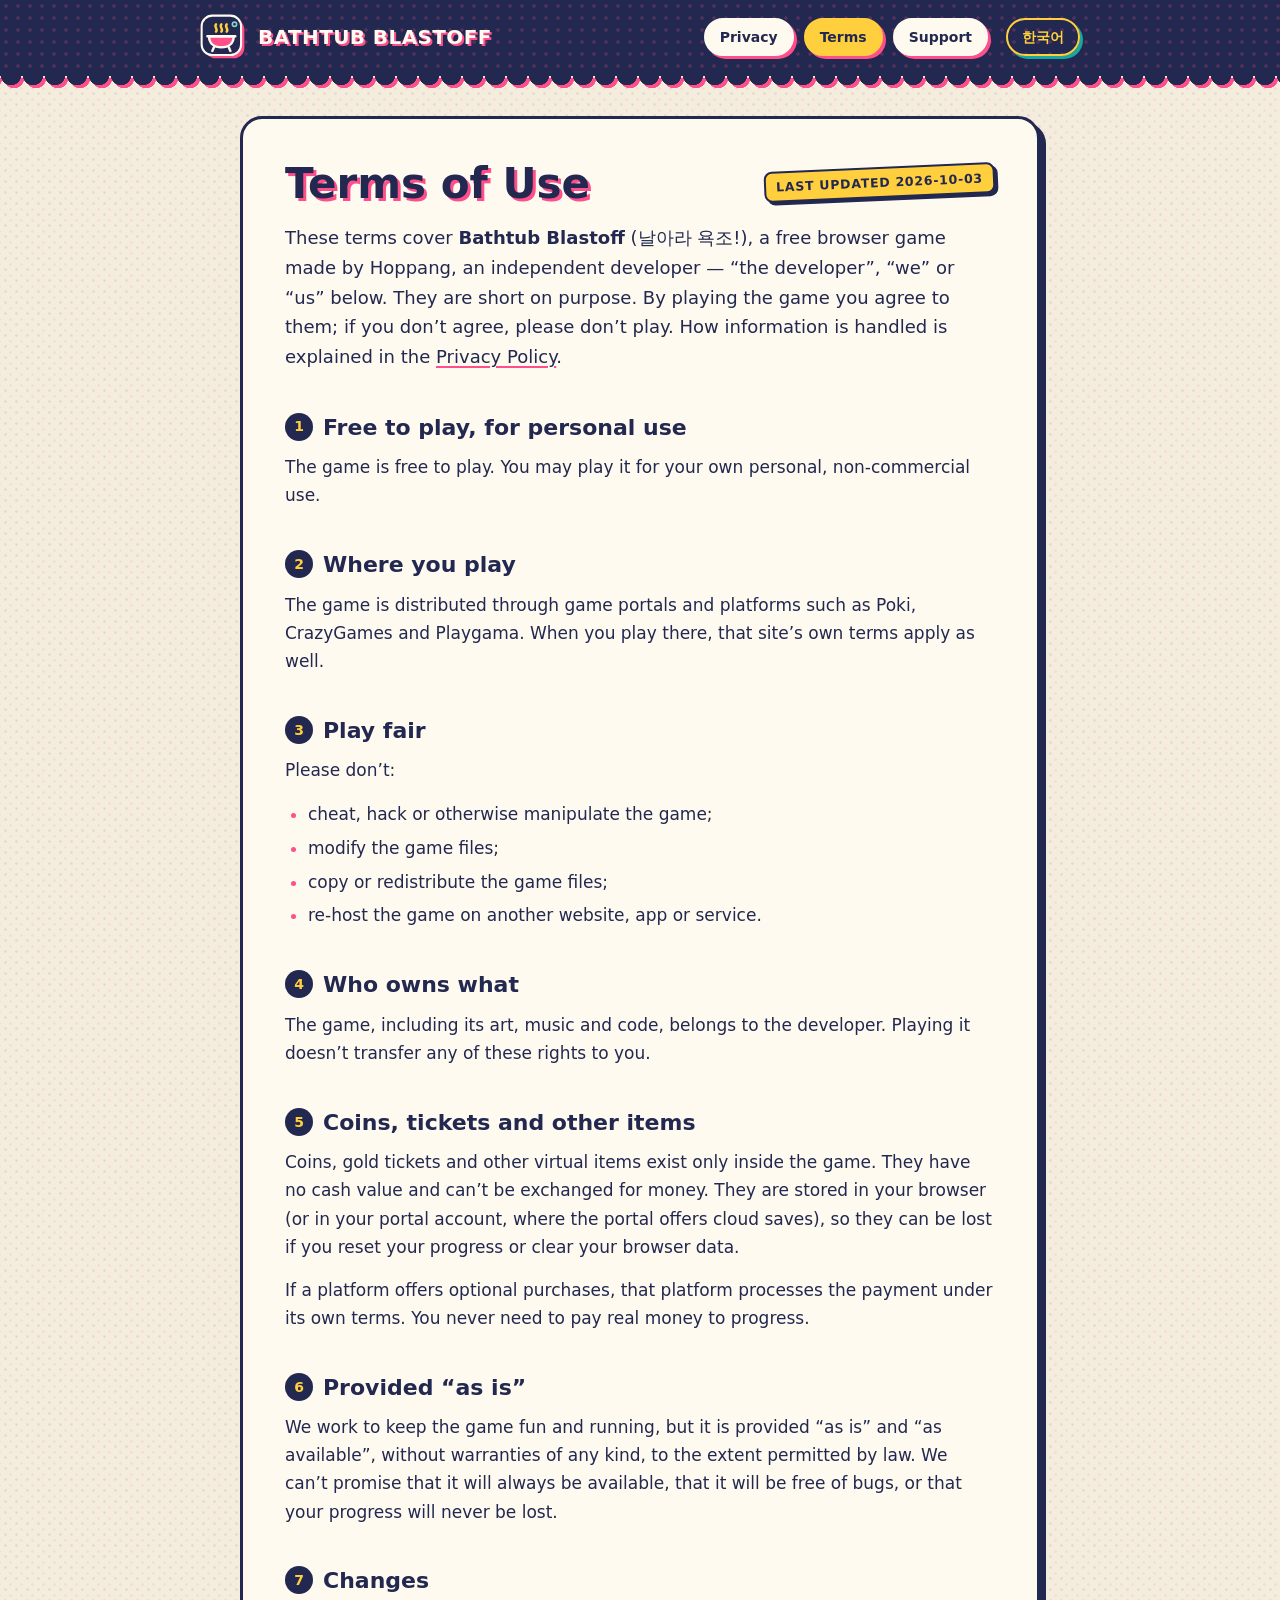
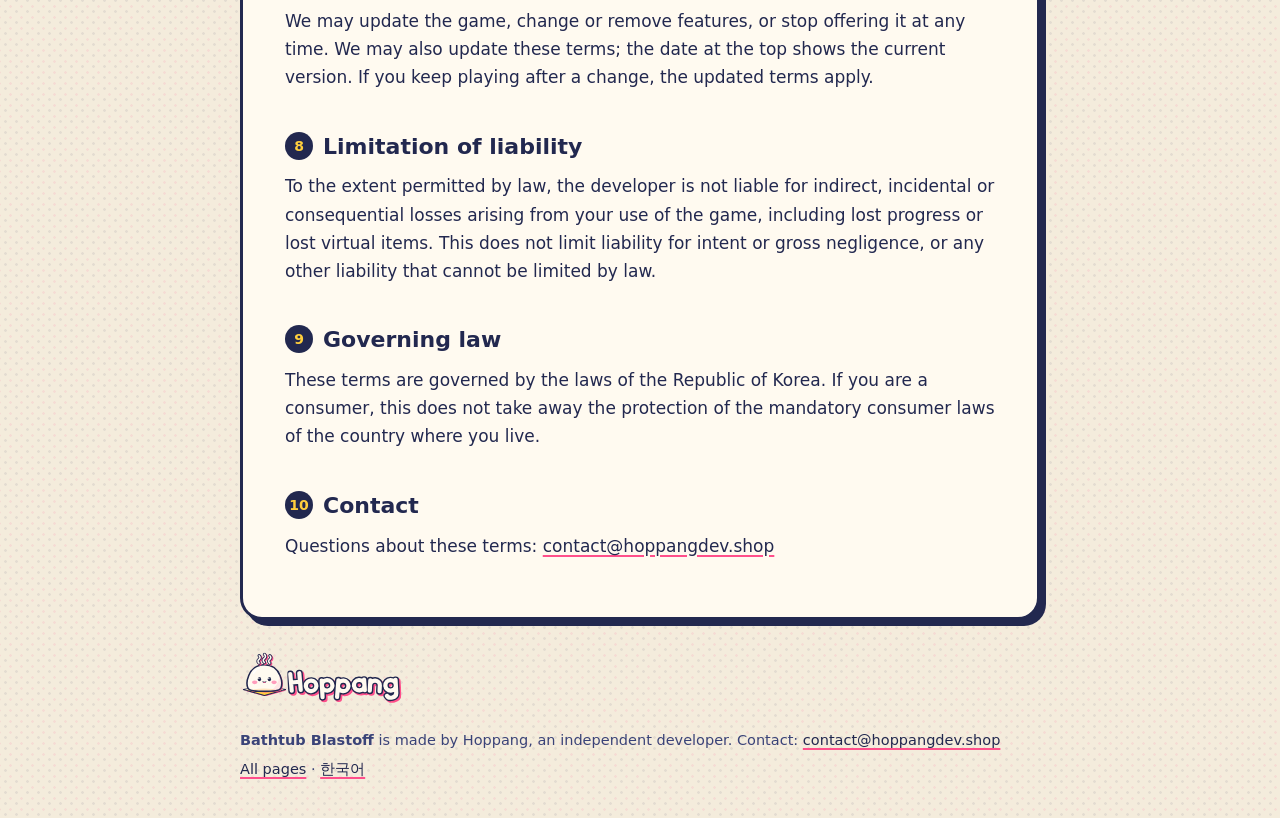
<file: terms.html>
<!doctype html>
<html lang="en">
  <head>
    <meta charset="utf-8" />
    <meta name="viewport" content="width=device-width, initial-scale=1" />
    <title>Terms of Use – Bathtub Blastoff</title>
    <meta name="description" content="Short, plain terms of use for Bathtub Blastoff, a free browser game by Hoppang, an independent developer." />
    <meta name="theme-color" content="#22284f" />
    <meta name="color-scheme" content="light" />
    <meta name="format-detection" content="telephone=no" />
    <!-- hoppang:brand -->
    <link rel="icon" href="favicon.ico" sizes="16x16 32x32 48x48" />
    <link rel="icon" href="favicon.svg" type="image/svg+xml" />
    <link rel="apple-touch-icon" href="apple-touch-icon.png" />
    <meta property="og:type" content="website" />
    <meta property="og:site_name" content="Hoppang" />
    <meta property="og:locale" content="en_US" />
    <meta property="og:title" content="Terms of Use – Bathtub Blastoff" />
    <meta property="og:description" content="Short, plain terms of use for Bathtub Blastoff, a free browser game by Hoppang, an independent developer." />
    <meta property="og:url" content="https://hoppangdev.github.io/terms.html" />
    <meta property="og:image" content="https://hoppangdev.github.io/og.png" />
    <meta property="og:image:width" content="1200" />
    <meta property="og:image:height" content="630" />
    <meta property="og:image:alt" content="Hoppang: a round steamed-bun mascot over the Hoppang wordmark" />
    <meta name="twitter:card" content="summary_large_image" />
    <!-- /hoppang:brand -->
    <style>
      :root {
        --paper: #f4ecdc;
        --paper-dark: #e6d8bd;
        --card: #fffaf0;
        --navy: #22284f;
        --navy-soft: #3a4378;
        --pink: #ff4f8b;
        --teal: #1aa6a0;
        --teal-soft: #7fd3c7;
        --yellow: #ffcf3d;
        --orange: #ff7a3a;
        --head: 'Arial Black', 'Segoe UI Black', 'Helvetica Neue', system-ui, 'Apple SD Gothic Neo', 'Malgun Gothic', 'Noto Sans KR', sans-serif;
        --text: system-ui, -apple-system, 'Segoe UI', Roboto, 'Helvetica Neue', Arial, 'Apple SD Gothic Neo', 'Malgun Gothic', 'Noto Sans KR', sans-serif;
        color-scheme: light;
      }
      *,
      *::before,
      *::after {
        box-sizing: border-box;
      }
      html {
        -webkit-text-size-adjust: 100%;
        text-size-adjust: 100%;
      }
      body {
        margin: 0;
        color: var(--navy);
        font: 17px/1.65 var(--text);
        background-color: var(--paper);
        /* two halftone screens, printed slightly out of register */
        background-image: radial-gradient(rgba(34, 40, 79, 0.08) 1.2px, transparent 1.5px),
          radial-gradient(rgba(255, 79, 139, 0.1) 1.2px, transparent 1.5px);
        background-size: 11px 11px;
        background-position: 0 0, 5px 6px;
        overflow-wrap: break-word;
      }
      html:lang(ko) body {
        line-height: 1.75;
      }
      :lang(ko) {
        word-break: keep-all;
      }
      p {
        margin: 0 0 0.9em;
      }
      ul,
      ol {
        margin: 0 0 1em;
        padding-left: 1.35em;
      }
      li {
        margin: 0.35em 0;
      }
      ul > li::marker {
        color: var(--pink);
      }
      b,
      strong {
        font-weight: 800;
      }
      a {
        color: var(--navy);
        text-decoration: underline;
        text-decoration-color: var(--pink);
        text-decoration-thickness: 2px;
        text-underline-offset: 3px;
      }
      a:hover {
        background: var(--yellow);
        text-decoration-color: var(--navy);
      }
      :focus-visible {
        outline: 3px solid var(--navy);
        outline-offset: 3px;
        border-radius: 4px;
      }
      code {
        padding: 0.05em 0.35em;
        font: 0.88em/1.4 ui-monospace, 'Cascadia Mono', Consolas, Menlo, monospace;
        white-space: nowrap;
        background: var(--paper);
        border: 1px solid rgba(34, 40, 79, 0.2);
        border-radius: 6px;
      }
      time,
      .nw {
        white-space: nowrap;
      }
      .skip {
        position: absolute;
        left: 12px;
        top: -80px;
        z-index: 5;
        padding: 10px 14px;
        font: 900 14px/1.2 var(--head);
        color: var(--navy);
        background: var(--yellow);
        border: 2px solid var(--navy);
        border-radius: 10px;
        text-decoration: none;
      }
      .skip:focus {
        top: 12px;
      }

      /* ---------------------------------------------------------------- header */
      .top {
        position: relative;
        margin-bottom: 40px;
        padding: 14px 16px 16px;
        color: var(--card);
        background-color: var(--navy);
        background-image: radial-gradient(rgba(255, 79, 139, 0.22) 1.5px, transparent 1.8px);
        background-size: 12px 12px;
      }
      /* scalloped hem like a bathhouse door curtain; the pink copy sits a little off register */
      .top::after {
        content: '';
        position: absolute;
        left: 0;
        right: 0;
        bottom: -14px;
        height: 15px;
        background: radial-gradient(circle at 11px 0, var(--navy) 10px, transparent 10.5px) 0 0 / 22px 12px repeat-x,
          radial-gradient(circle at 11px 0, var(--pink) 10px, transparent 10.5px) 3px 3px / 22px 12px repeat-x;
      }
      .top :focus-visible {
        outline-color: var(--yellow);
      }
      .top-in {
        max-width: 880px;
        margin: 0 auto;
        display: grid;
        grid-template-columns: minmax(0, 1fr) auto auto;
        grid-template-areas: 'brand nav lang';
        align-items: center;
        gap: 12px 18px;
      }
      .brand {
        grid-area: brand;
        justify-self: start;
        display: inline-flex;
        align-items: center;
        gap: 12px;
        min-width: 0;
        color: var(--card);
        text-decoration: none;
      }
      .brand:hover {
        background: none;
      }
      .mark {
        flex: none;
        width: 46px;
        height: 46px;
      }
      .brand-name {
        font: 900 20px/1.05 var(--head);
        letter-spacing: 0.02em;
        text-transform: uppercase;
        text-shadow: 2px 2px 0 var(--pink);
      }
      .nav {
        grid-area: nav;
        display: flex;
        flex-wrap: wrap;
        gap: 10px;
      }
      .nav a,
      .lang {
        display: inline-block;
        padding: 9px 14px;
        font: 900 14px/1.2 var(--head);
        color: var(--navy);
        background: var(--card);
        border: 2px solid var(--card);
        border-radius: 999px;
        box-shadow: 3px 3px 0 var(--pink);
        text-decoration: none;
        white-space: nowrap;
      }
      .nav a:hover {
        background: var(--teal-soft);
        border-color: var(--teal-soft);
      }
      .nav a[aria-current='page'] {
        background: var(--yellow);
        border-color: var(--yellow);
      }
      .lang {
        grid-area: lang;
        color: var(--yellow);
        background: transparent;
        border-color: var(--yellow);
        box-shadow: 3px 3px 0 var(--teal);
      }
      .lang:hover {
        background: rgba(255, 207, 61, 0.18);
      }

      /* ---------------------------------------------------------------- the printed sheet */
      .sheet {
        width: min(800px, 100% - 24px);
        margin: 0 auto 30px;
        padding: clamp(20px, 5vw, 42px);
        background: var(--card);
        border: 3px solid var(--navy);
        border-radius: 22px;
        box-shadow: 6px 6px 0 var(--navy);
      }
      .head {
        display: flex;
        flex-wrap: wrap;
        align-items: flex-start;
        justify-content: space-between;
        gap: 12px 18px;
        margin-bottom: 16px;
      }
      h1 {
        margin: 0;
        font: 900 clamp(29px, 7vw, 42px)/1.1 var(--head);
        text-shadow: 3px 3px 0 var(--pink);
      }
      .stamp {
        margin: 6px 0 0;
        padding: 6px 10px;
        font: 900 12.5px/1.2 var(--head);
        letter-spacing: 0.06em;
        text-transform: uppercase;
        white-space: nowrap;
        background: var(--yellow);
        border: 2px solid var(--navy);
        border-radius: 8px;
        box-shadow: 3px 3px 0 var(--navy);
        transform: rotate(-2.5deg);
      }
      .lead {
        font-size: 1.06em;
      }
      .sheet h2 {
        display: flex;
        align-items: flex-start;
        gap: 10px;
        margin: 1.9em 0 0.5em;
        font: 900 clamp(19px, 4.4vw, 22px)/1.3 var(--head);
      }
      .sheet h2 .n {
        flex: none;
        display: inline-flex;
        align-items: center;
        justify-content: center;
        width: 28px;
        height: 28px;
        margin-top: -1px;
        border-radius: 50%;
        font-size: 14px;
        color: var(--yellow);
        background: var(--navy);
      }
      .short {
        margin: 22px 0 6px;
        padding: 16px 20px 6px;
        background: #ddf2ee;
        border: 3px solid var(--navy);
        border-radius: 16px;
        box-shadow: 4px 4px 0 var(--teal);
      }
      .sheet .short h2 {
        display: block;
        margin: 0 0 6px;
        font-size: 14px;
        letter-spacing: 0.08em;
        text-transform: uppercase;
      }
      .policies li {
        margin: 0.25em 0;
      }

      /* ---------------------------------------------------------------- footer */
      .foot {
        width: min(800px, 100% - 24px);
        margin: 0 auto 36px;
        font-size: 14.5px;
        line-height: 1.6;
        color: var(--navy-soft);
      }
      .foot p {
        margin: 0 0 6px;
      }

      @media (max-width: 760px) {
        .top-in {
          grid-template-columns: minmax(0, 1fr) auto;
          grid-template-areas: 'brand lang' 'nav nav';
        }
      }
      @media (max-width: 480px) {
        body {
          font-size: 16px;
        }
        .mark {
          width: 40px;
          height: 40px;
        }
        .brand-name {
          font-size: 17px;
        }
        .nav {
          gap: 8px;
        }
        .nav a,
        .lang {
          padding: 8px 11px;
          font-size: 13px;
        }
      }
      @media print {
        body {
          background: none;
          font-size: 11pt;
        }
        .top {
          margin: 0 0 12pt;
          padding: 0;
          color: #000;
          background: none;
        }
        .top::after,
        .nav,
        .lang,
        .skip,
        .btn {
          display: none;
        }
        .brand {
          color: #000;
        }
        .brand-name,
        h1 {
          text-shadow: none;
        }
        .sheet,
        .short {
          width: auto;
          padding: 0;
          border: 0;
          box-shadow: none;
          background: none;
        }
        a {
          text-decoration: none;
        }
      }
      /* hoppang:brand */
      .studio {
        display: inline-block;
        margin: 0 0 10px;
        border-radius: 12px;
      }
      .studio:hover {
        background: none;
      }
      .studio:hover .studio-mark {
        transform: rotate(-2deg) scale(1.03);
      }
      .studio-mark {
        display: block;
        width: auto;
        height: 56px;
        transition: transform 0.15s ease-out;
      }
      .foot.center .studio {
        margin-inline: auto;
      }
      @media (max-width: 480px) {
        .studio-mark {
          height: 48px;
        }
      }
      @media (prefers-reduced-motion: reduce) {
        .studio-mark {
          transition: none;
        }
      }
      /* /hoppang:brand */
    </style>
  </head>
  <body>
    <a class="skip" href="#main">Skip to content</a>
    <header class="top">
      <div class="top-in">
        <a class="brand" href="index.html">
          <svg class="mark" viewBox="0 0 56 56" aria-hidden="true" focusable="false">
            <rect x="6" y="6" width="48" height="48" rx="13" fill="#ff4f8b" />
            <rect x="2" y="2" width="48" height="48" rx="13" fill="#22284f" stroke="#fffaf0" stroke-width="2.5" />
            <path d="M19.5 21.5c3-3-3-6 0-9M26 21.5c3-3-3-6 0-9M32.5 21.5c3-3-3-6 0-9" fill="none" stroke="#ffcf3d" stroke-width="3" stroke-linecap="round" />
            <path d="M11 27h30c0 8.6-6 13.5-15 13.5S11 35.6 11 27z" fill="#ff4f8b" stroke="#fffaf0" stroke-width="3" stroke-linejoin="round" />
            <path d="M9 27h34M17 40.5l-2 4.5M35 40.5l2 4.5" fill="none" stroke="#fffaf0" stroke-width="3" stroke-linecap="round" />
            <circle cx="42" cy="12.5" r="2.6" fill="none" stroke="#7fd3c7" stroke-width="2" />
          </svg>
          <span class="brand-name">Bathtub Blastoff</span>
        </a>
        <nav class="nav" aria-label="Pages">
          <a href="privacy.html">Privacy</a>
          <a href="terms.html" aria-current="page">Terms</a>
          <a href="support.html">Support</a>
        </nav>
        <a class="lang" href="terms.ko.html" hreflang="ko" lang="ko">한국어</a>
      </div>
    </header>

    <main id="main" class="sheet">
      <div class="head">
        <h1>Terms of Use</h1>
        <p class="stamp">Last updated <time datetime="2026-10-03">2026-10-03</time></p>
      </div>
      <p class="lead">These terms cover <b>Bathtub Blastoff</b> (<span lang="ko">날아라 욕조!</span>), a free browser game made by Hoppang, an independent developer — “the developer”, “we” or “us” below. They are short on purpose. By playing the game you agree to them; if you don’t agree, please don’t play. How information is handled is explained in the <a href="privacy.html">Privacy Policy</a>.</p>

      <section id="free">
        <h2><span class="n">1</span>Free to play, for personal use</h2>
        <p>The game is free to play. You may play it for your own personal, non-commercial use.</p>
      </section>

      <section id="portals">
        <h2><span class="n">2</span>Where you play</h2>
        <p>The game is distributed through game portals and platforms such as Poki, CrazyGames and Playgama. When you play there, that site’s own terms apply as well.</p>
      </section>

      <section id="fair">
        <h2><span class="n">3</span>Play fair</h2>
        <p>Please don’t:</p>
        <ul>
          <li>cheat, hack or otherwise manipulate the game;</li>
          <li>modify the game files;</li>
          <li>copy or redistribute the game files;</li>
          <li>re-host the game on another website, app or service.</li>
        </ul>
      </section>

      <section id="ownership">
        <h2><span class="n">4</span>Who owns what</h2>
        <p>The game, including its art, music and code, belongs to the developer. Playing it doesn’t transfer any of these rights to you.</p>
      </section>

      <section id="items">
        <h2><span class="n">5</span>Coins, tickets and other items</h2>
        <p>Coins, gold tickets and other virtual items exist only inside the game. They have no cash value and can’t be exchanged for money. They are stored in your browser (or in your portal account, where the portal offers cloud saves), so they can be lost if you reset your progress or clear your browser data.</p>
        <p>If a platform offers optional purchases, that platform processes the payment under its own terms. You never need to pay real money to progress.</p>
      </section>

      <section id="as-is">
        <h2><span class="n">6</span>Provided “as is”</h2>
        <p>We work to keep the game fun and running, but it is provided “as is” and “as available”, without warranties of any kind, to the extent permitted by law. We can’t promise that it will always be available, that it will be free of bugs, or that your progress will never be lost.</p>
      </section>

      <section id="changes">
        <h2><span class="n">7</span>Changes</h2>
        <p>We may update the game, change or remove features, or stop offering it at any time. We may also update these terms; the date at the top shows the current version. If you keep playing after a change, the updated terms apply.</p>
      </section>

      <section id="liability">
        <h2><span class="n">8</span>Limitation of liability</h2>
        <p>To the extent permitted by law, the developer is not liable for indirect, incidental or consequential losses arising from your use of the game, including lost progress or lost virtual items. This does not limit liability for intent or gross negligence, or any other liability that cannot be limited by law.</p>
      </section>

      <section id="law">
        <h2><span class="n">9</span>Governing law</h2>
        <p>These terms are governed by the laws of the Republic of Korea. If you are a consumer, this does not take away the protection of the mandatory consumer laws of the country where you live.</p>
      </section>

      <section id="contact">
        <h2><span class="n">10</span>Contact</h2>
        <p>Questions about these terms: <a href="mailto:contact@hoppangdev.shop">contact@hoppangdev.shop</a></p>
      </section>
    </main>

    <footer class="foot">
      <!-- hoppang:studio --><p><a class="studio" href="index.html" aria-label="Hoppang"><svg class="studio-mark" focusable="false" xmlns="http://www.w3.org/2000/svg" viewBox="0 0 471.0 160.6" aria-hidden="true" ><svg x="8.0" y="8.0" width="124.0" height="124.0" xmlns="http://www.w3.org/2000/svg" viewBox="0 0 100 100" aria-hidden="true"><defs><clipPath id="hpb0c"><path d="M50 89C30 89 15.5 88.6 12.2 82C8.6 74.8 9.6 62.5 13.8 52.4C19.6 38 33 27.5 50 27.5S80.4 38 86.2 52.4C90.4 62.5 91.4 74.8 87.8 82C84.5 88.6 70 89 50 89Z"/></clipPath><pattern id="hpb0d" width="3.2" height="3.2" patternUnits="userSpaceOnUse" patternTransform="rotate(45)"><circle cx="1.6" cy="1.6" r=".95" fill="#ff9cbc"/></pattern></defs><path d="M1 85 50 77.5 99 85 50 98.6Z" fill="#ff4f8b" transform="translate(2 2)"/><path d="M1 85 50 77.5 99 85 50 98.6Z" fill="#ffcf3d" stroke="#22284f" stroke-width="2.6" stroke-linejoin="round"/><path d="M7 85.6 13.6 84.4M93 85.6 86.4 84.4" fill="none" stroke="#fffaf0" stroke-width="1.6" stroke-linecap="round" stroke-linejoin="round"/><g><path d="M50 89C30 89 15.5 88.6 12.2 82C8.6 74.8 9.6 62.5 13.8 52.4C19.6 38 33 27.5 50 27.5S80.4 38 86.2 52.4C90.4 62.5 91.4 74.8 87.8 82C84.5 88.6 70 89 50 89Z" fill="#ff4f8b" transform="translate(2.6 2.6)"/><path d="M50 89C30 89 15.5 88.6 12.2 82C8.6 74.8 9.6 62.5 13.8 52.4C19.6 38 33 27.5 50 27.5S80.4 38 86.2 52.4C90.4 62.5 91.4 74.8 87.8 82C84.5 88.6 70 89 50 89Z" fill="#fffaf0"/><g clip-path="url(#hpb0c)"><ellipse cx="50" cy="96" rx="47" ry="13.5" fill="#ffe2bd"/><path d="M0 0H100V100H0ZM85 50A45 45 0 1 0-5 50 45 45 0 1 0 85 50Z" fill="url(#hpb0d)" fill-rule="evenodd"/></g><path d="M24.6 47.6C27.4 41.8 32.4 37.4 38.6 35.4" fill="none" stroke="#fff" stroke-width="3.2" stroke-linecap="round" stroke-linejoin="round"/><path d="M50 89C30 89 15.5 88.6 12.2 82C8.6 74.8 9.6 62.5 13.8 52.4C19.6 38 33 27.5 50 27.5S80.4 38 86.2 52.4C90.4 62.5 91.4 74.8 87.8 82C84.5 88.6 70 89 50 89Z" fill="none" stroke="#22284f" stroke-width="3.6" stroke-linejoin="round"/><g fill="#ff9cbc"><ellipse cx="27.6" cy="68.4" rx="6.3" ry="4.2"/><ellipse cx="72.4" cy="68.4" rx="6.3" ry="4.2"/></g><g fill="#22284f"><ellipse cx="38.5" cy="61" rx="3.8" ry="4.8"/><ellipse cx="61.5" cy="61" rx="3.8" ry="4.8"/></g><g fill="#fffaf0"><circle cx="37.2" cy="58.9" r="1.5"/><circle cx="60.2" cy="58.9" r="1.5"/></g><path d="M45.2 66C47.6 67 52.4 67 54.8 66 54.3 71.3 45.7 71.3 45.2 66Z" fill="#22284f"/><path d="M47 69.1C48.5 67.8 51.5 67.8 53 69.1 51.6 70.2 48.4 70.2 47 69.1Z" fill="#ff4f8b"/><g transform="translate(2.2 2.2)"><path d="M37.6 23.8c-3.7-3.1-3.1-6.4.1-8.8s3.1-5.5.2-8.2M50 22.4c-4-3.4-3.4-7 0-9.6s3.4-6.1.2-9.2M62.4 23.8c-3.7-3.1-3.1-6.4.1-8.8s3.1-5.5.2-8.2" fill="none" stroke="#ff4f8b" stroke-width="7.6" stroke-linecap="round" stroke-linejoin="round"/></g><path d="M37.6 23.8c-3.7-3.1-3.1-6.4.1-8.8s3.1-5.5.2-8.2M50 22.4c-4-3.4-3.4-7 0-9.6s3.4-6.1.2-9.2M62.4 23.8c-3.7-3.1-3.1-6.4.1-8.8s3.1-5.5.2-8.2" fill="none" stroke="#22284f" stroke-width="7.6" stroke-linecap="round" stroke-linejoin="round"/><path d="M37.6 23.8c-3.7-3.1-3.1-6.4.1-8.8s3.1-5.5.2-8.2M50 22.4c-4-3.4-3.4-7 0-9.6s3.4-6.1.2-9.2M62.4 23.8c-3.7-3.1-3.1-6.4.1-8.8s3.1-5.5.2-8.2" fill="none" stroke="#fffaf0" stroke-width="3.6" stroke-linecap="round" stroke-linejoin="round"/></g></svg><svg x="136.0" y="52.6" width="327.0" height="100.0" xmlns="http://www.w3.org/2000/svg" viewBox="0 0 327 100" aria-hidden="true" ><g fill="none" stroke-linecap="round" stroke-linejoin="round"><g stroke="#ff4f8b" stroke-width="20" transform="translate(4.6 4.6)"><path d="M0 16V64M26 16V64M0 40.5H26" transform="translate(11 -1) rotate(-5 13 49)"/><path d="M0 49a15 15 0 1 0 30 0a15 15 0 1 0-30 0" transform="translate(53 1.2) rotate(4 15 49)"/><path d="M0 34V82M0 49a15 15 0 1 0 30 0a15 15 0 1 0-30 0" transform="translate(99 0) rotate(-3 15 49)"/><path d="M0 34V82M0 49a15 15 0 1 0 30 0a15 15 0 1 0-30 0" transform="translate(145 1.4) rotate(4.5 15 49)"/><path d="M0 49a15 15 0 1 0 30 0a15 15 0 1 0-30 0M30 34V64" transform="translate(191 -0.6) rotate(-4 15 49)"/><path d="M0 64V34M0 48a14 14 0 0 1 28 0V64" transform="translate(237 1) rotate(3 14 49)"/><path d="M0 49a15 15 0 1 0 30 0a15 15 0 1 0-30 0M30 34V71C30 86 7.5 87.6 3 78.4" transform="translate(281 0) rotate(-3 15 49)"/></g><g stroke="#22284f" stroke-width="20"><path d="M0 16V64M26 16V64M0 40.5H26" transform="translate(11 -1) rotate(-5 13 49)"/><path d="M0 49a15 15 0 1 0 30 0a15 15 0 1 0-30 0" transform="translate(53 1.2) rotate(4 15 49)"/><path d="M0 34V82M0 49a15 15 0 1 0 30 0a15 15 0 1 0-30 0" transform="translate(99 0) rotate(-3 15 49)"/><path d="M0 34V82M0 49a15 15 0 1 0 30 0a15 15 0 1 0-30 0" transform="translate(145 1.4) rotate(4.5 15 49)"/><path d="M0 49a15 15 0 1 0 30 0a15 15 0 1 0-30 0M30 34V64" transform="translate(191 -0.6) rotate(-4 15 49)"/><path d="M0 64V34M0 48a14 14 0 0 1 28 0V64" transform="translate(237 1) rotate(3 14 49)"/><path d="M0 49a15 15 0 1 0 30 0a15 15 0 1 0-30 0M30 34V71C30 86 7.5 87.6 3 78.4" transform="translate(281 0) rotate(-3 15 49)"/></g><g stroke="#fffaf0" stroke-width="12"><path d="M0 16V64M26 16V64M0 40.5H26" transform="translate(11 -1) rotate(-5 13 49)"/><path d="M0 49a15 15 0 1 0 30 0a15 15 0 1 0-30 0" transform="translate(53 1.2) rotate(4 15 49)"/><path d="M0 34V82M0 49a15 15 0 1 0 30 0a15 15 0 1 0-30 0" transform="translate(99 0) rotate(-3 15 49)"/><path d="M0 34V82M0 49a15 15 0 1 0 30 0a15 15 0 1 0-30 0" transform="translate(145 1.4) rotate(4.5 15 49)"/><path d="M0 49a15 15 0 1 0 30 0a15 15 0 1 0-30 0M30 34V64" transform="translate(191 -0.6) rotate(-4 15 49)"/><path d="M0 64V34M0 48a14 14 0 0 1 28 0V64" transform="translate(237 1) rotate(3 14 49)"/><path d="M0 49a15 15 0 1 0 30 0a15 15 0 1 0-30 0M30 34V71C30 86 7.5 87.6 3 78.4" transform="translate(281 0) rotate(-3 15 49)"/></g></g></svg></svg></a></p><!-- /hoppang:studio -->
      <p><b>Bathtub Blastoff</b> is made by Hoppang, an independent developer. Contact: <a href="mailto:contact@hoppangdev.shop">contact@hoppangdev.shop</a></p>
      <p><a href="index.html">All pages</a> · <a href="terms.ko.html" hreflang="ko" lang="ko">한국어</a></p>
    </footer>
  </body>
</html>
</file>
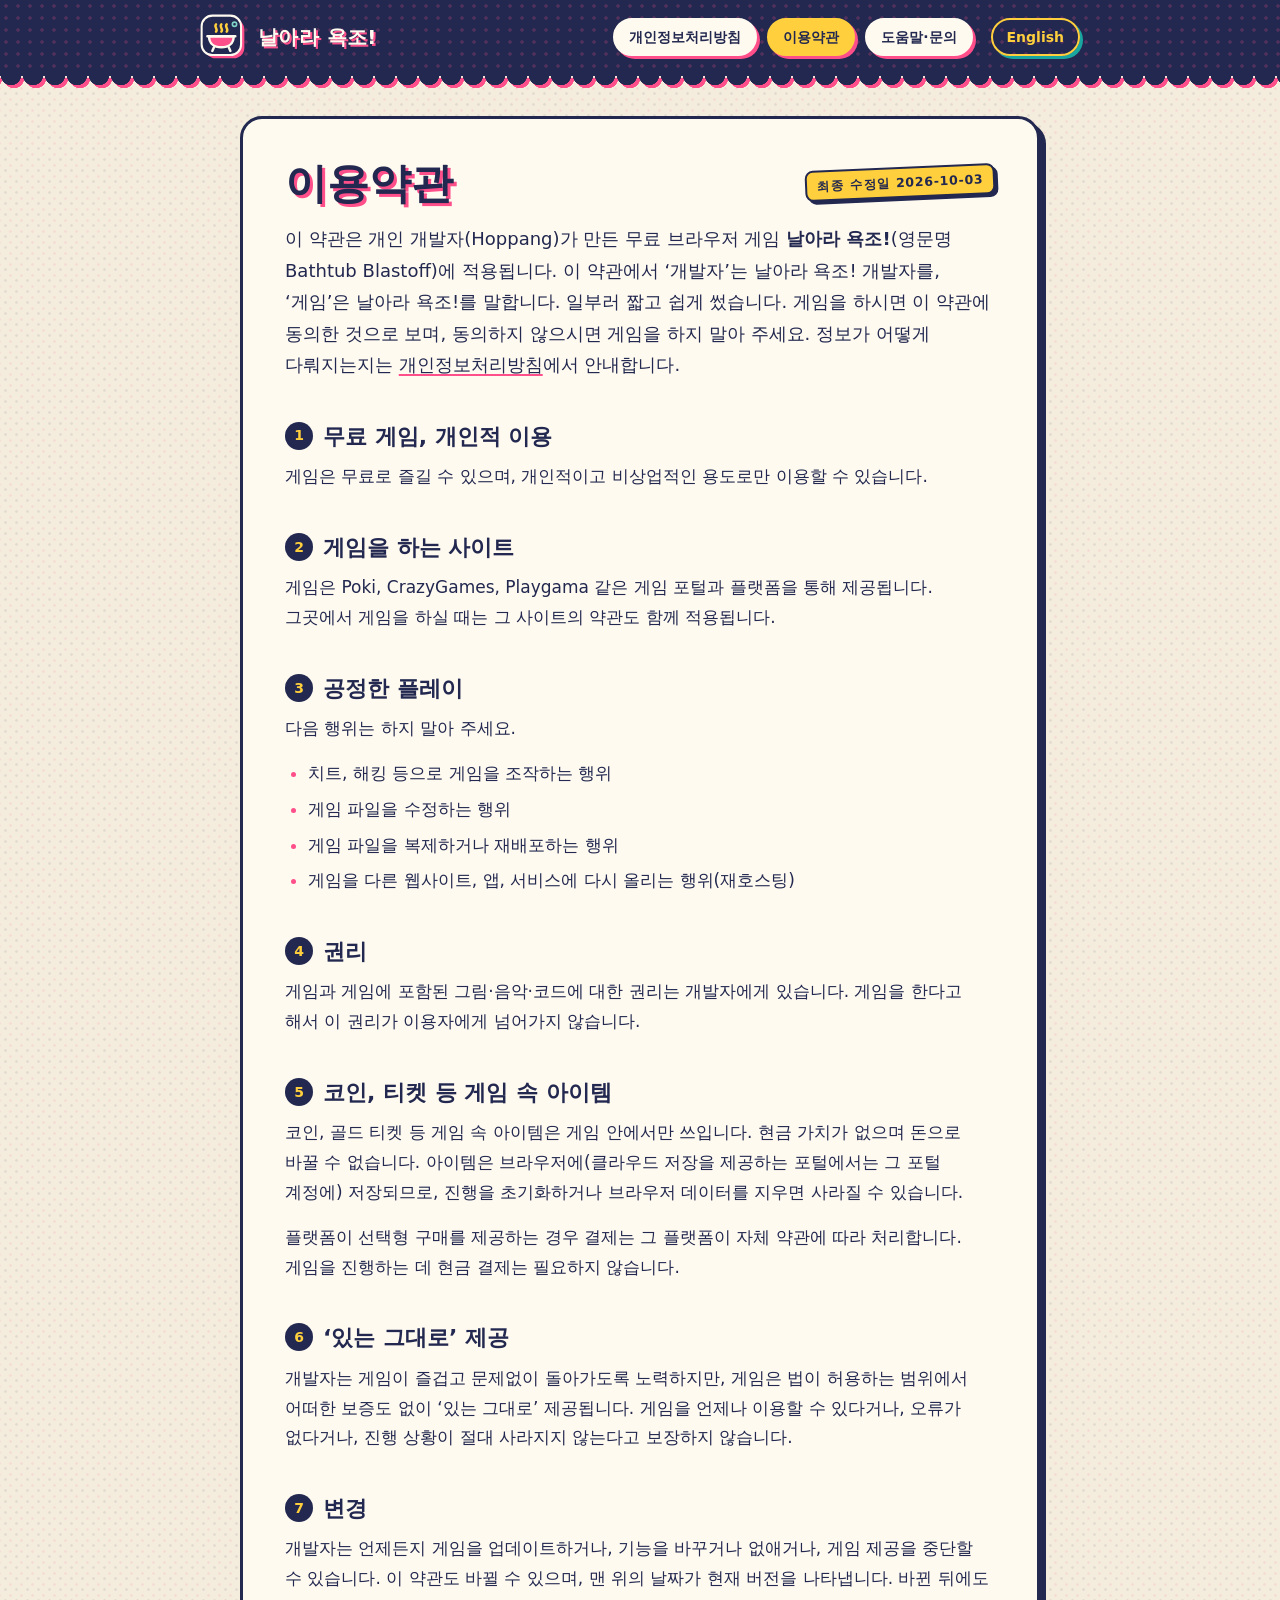
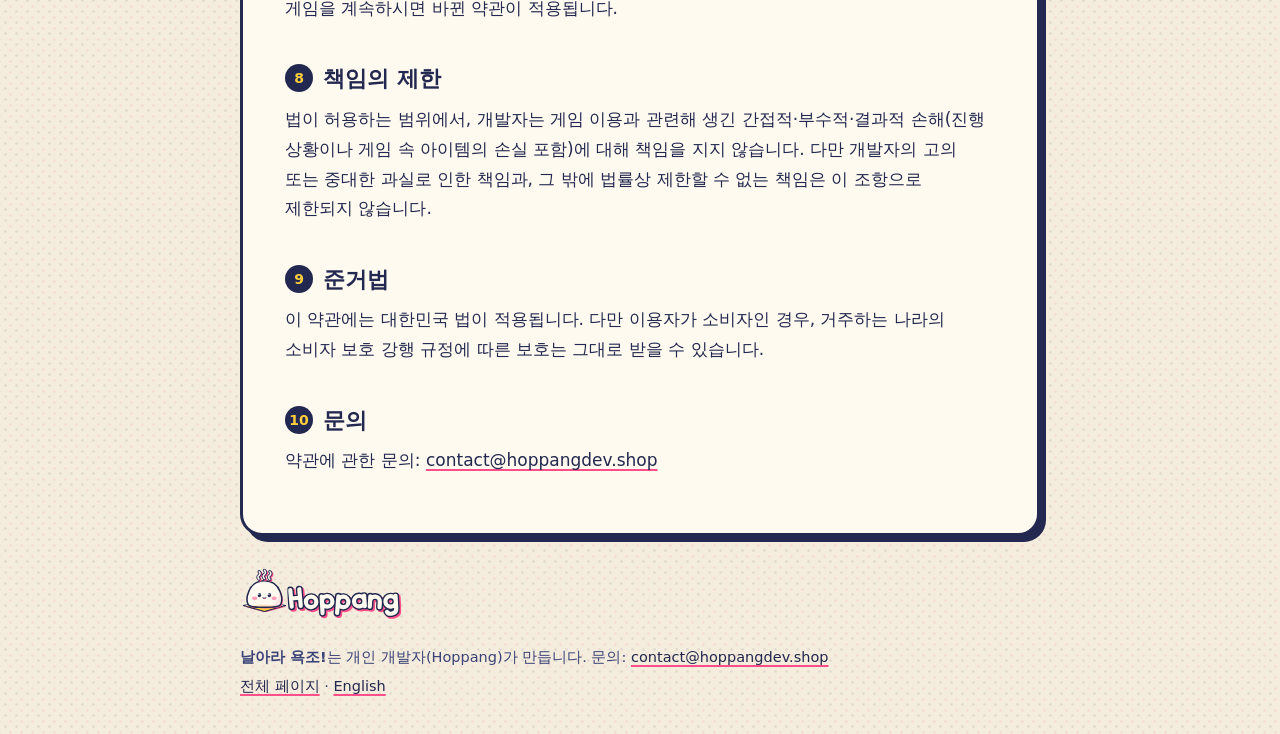
<file: terms.ko.html>
<!doctype html>
<html lang="ko">
  <head>
    <meta charset="utf-8" />
    <meta name="viewport" content="width=device-width, initial-scale=1" />
    <title>이용약관 – 날아라 욕조!</title>
    <meta name="description" content="개인 개발자(Hoppang)가 만든 무료 브라우저 게임 날아라 욕조!의 짧고 쉬운 이용약관입니다." />
    <meta name="theme-color" content="#22284f" />
    <meta name="color-scheme" content="light" />
    <meta name="format-detection" content="telephone=no" />
    <!-- hoppang:brand -->
    <link rel="icon" href="favicon.ico" sizes="16x16 32x32 48x48" />
    <link rel="icon" href="favicon.svg" type="image/svg+xml" />
    <link rel="apple-touch-icon" href="apple-touch-icon.png" />
    <meta property="og:type" content="website" />
    <meta property="og:site_name" content="Hoppang" />
    <meta property="og:locale" content="ko_KR" />
    <meta property="og:title" content="이용약관 – 날아라 욕조!" />
    <meta property="og:description" content="개인 개발자(Hoppang)가 만든 무료 브라우저 게임 날아라 욕조!의 짧고 쉬운 이용약관입니다." />
    <meta property="og:url" content="https://hoppangdev.github.io/terms.ko.html" />
    <meta property="og:image" content="https://hoppangdev.github.io/og.png" />
    <meta property="og:image:width" content="1200" />
    <meta property="og:image:height" content="630" />
    <meta property="og:image:alt" content="Hoppang: a round steamed-bun mascot over the Hoppang wordmark" />
    <meta name="twitter:card" content="summary_large_image" />
    <!-- /hoppang:brand -->
    <style>
      :root {
        --paper: #f4ecdc;
        --paper-dark: #e6d8bd;
        --card: #fffaf0;
        --navy: #22284f;
        --navy-soft: #3a4378;
        --pink: #ff4f8b;
        --teal: #1aa6a0;
        --teal-soft: #7fd3c7;
        --yellow: #ffcf3d;
        --orange: #ff7a3a;
        --head: 'Arial Black', 'Segoe UI Black', 'Helvetica Neue', system-ui, 'Apple SD Gothic Neo', 'Malgun Gothic', 'Noto Sans KR', sans-serif;
        --text: system-ui, -apple-system, 'Segoe UI', Roboto, 'Helvetica Neue', Arial, 'Apple SD Gothic Neo', 'Malgun Gothic', 'Noto Sans KR', sans-serif;
        color-scheme: light;
      }
      *,
      *::before,
      *::after {
        box-sizing: border-box;
      }
      html {
        -webkit-text-size-adjust: 100%;
        text-size-adjust: 100%;
      }
      body {
        margin: 0;
        color: var(--navy);
        font: 17px/1.65 var(--text);
        background-color: var(--paper);
        /* two halftone screens, printed slightly out of register */
        background-image: radial-gradient(rgba(34, 40, 79, 0.08) 1.2px, transparent 1.5px),
          radial-gradient(rgba(255, 79, 139, 0.1) 1.2px, transparent 1.5px);
        background-size: 11px 11px;
        background-position: 0 0, 5px 6px;
        overflow-wrap: break-word;
      }
      html:lang(ko) body {
        line-height: 1.75;
      }
      :lang(ko) {
        word-break: keep-all;
      }
      p {
        margin: 0 0 0.9em;
      }
      ul,
      ol {
        margin: 0 0 1em;
        padding-left: 1.35em;
      }
      li {
        margin: 0.35em 0;
      }
      ul > li::marker {
        color: var(--pink);
      }
      b,
      strong {
        font-weight: 800;
      }
      a {
        color: var(--navy);
        text-decoration: underline;
        text-decoration-color: var(--pink);
        text-decoration-thickness: 2px;
        text-underline-offset: 3px;
      }
      a:hover {
        background: var(--yellow);
        text-decoration-color: var(--navy);
      }
      :focus-visible {
        outline: 3px solid var(--navy);
        outline-offset: 3px;
        border-radius: 4px;
      }
      code {
        padding: 0.05em 0.35em;
        font: 0.88em/1.4 ui-monospace, 'Cascadia Mono', Consolas, Menlo, monospace;
        white-space: nowrap;
        background: var(--paper);
        border: 1px solid rgba(34, 40, 79, 0.2);
        border-radius: 6px;
      }
      time,
      .nw {
        white-space: nowrap;
      }
      .skip {
        position: absolute;
        left: 12px;
        top: -80px;
        z-index: 5;
        padding: 10px 14px;
        font: 900 14px/1.2 var(--head);
        color: var(--navy);
        background: var(--yellow);
        border: 2px solid var(--navy);
        border-radius: 10px;
        text-decoration: none;
      }
      .skip:focus {
        top: 12px;
      }

      /* ---------------------------------------------------------------- header */
      .top {
        position: relative;
        margin-bottom: 40px;
        padding: 14px 16px 16px;
        color: var(--card);
        background-color: var(--navy);
        background-image: radial-gradient(rgba(255, 79, 139, 0.22) 1.5px, transparent 1.8px);
        background-size: 12px 12px;
      }
      /* scalloped hem like a bathhouse door curtain; the pink copy sits a little off register */
      .top::after {
        content: '';
        position: absolute;
        left: 0;
        right: 0;
        bottom: -14px;
        height: 15px;
        background: radial-gradient(circle at 11px 0, var(--navy) 10px, transparent 10.5px) 0 0 / 22px 12px repeat-x,
          radial-gradient(circle at 11px 0, var(--pink) 10px, transparent 10.5px) 3px 3px / 22px 12px repeat-x;
      }
      .top :focus-visible {
        outline-color: var(--yellow);
      }
      .top-in {
        max-width: 880px;
        margin: 0 auto;
        display: grid;
        grid-template-columns: minmax(0, 1fr) auto auto;
        grid-template-areas: 'brand nav lang';
        align-items: center;
        gap: 12px 18px;
      }
      .brand {
        grid-area: brand;
        justify-self: start;
        display: inline-flex;
        align-items: center;
        gap: 12px;
        min-width: 0;
        color: var(--card);
        text-decoration: none;
      }
      .brand:hover {
        background: none;
      }
      .mark {
        flex: none;
        width: 46px;
        height: 46px;
      }
      .brand-name {
        font: 900 20px/1.05 var(--head);
        letter-spacing: 0.02em;
        text-transform: uppercase;
        text-shadow: 2px 2px 0 var(--pink);
      }
      .nav {
        grid-area: nav;
        display: flex;
        flex-wrap: wrap;
        gap: 10px;
      }
      .nav a,
      .lang {
        display: inline-block;
        padding: 9px 14px;
        font: 900 14px/1.2 var(--head);
        color: var(--navy);
        background: var(--card);
        border: 2px solid var(--card);
        border-radius: 999px;
        box-shadow: 3px 3px 0 var(--pink);
        text-decoration: none;
        white-space: nowrap;
      }
      .nav a:hover {
        background: var(--teal-soft);
        border-color: var(--teal-soft);
      }
      .nav a[aria-current='page'] {
        background: var(--yellow);
        border-color: var(--yellow);
      }
      .lang {
        grid-area: lang;
        color: var(--yellow);
        background: transparent;
        border-color: var(--yellow);
        box-shadow: 3px 3px 0 var(--teal);
      }
      .lang:hover {
        background: rgba(255, 207, 61, 0.18);
      }

      /* ---------------------------------------------------------------- the printed sheet */
      .sheet {
        width: min(800px, 100% - 24px);
        margin: 0 auto 30px;
        padding: clamp(20px, 5vw, 42px);
        background: var(--card);
        border: 3px solid var(--navy);
        border-radius: 22px;
        box-shadow: 6px 6px 0 var(--navy);
      }
      .head {
        display: flex;
        flex-wrap: wrap;
        align-items: flex-start;
        justify-content: space-between;
        gap: 12px 18px;
        margin-bottom: 16px;
      }
      h1 {
        margin: 0;
        font: 900 clamp(29px, 7vw, 42px)/1.1 var(--head);
        text-shadow: 3px 3px 0 var(--pink);
      }
      .stamp {
        margin: 6px 0 0;
        padding: 6px 10px;
        font: 900 12.5px/1.2 var(--head);
        letter-spacing: 0.06em;
        text-transform: uppercase;
        white-space: nowrap;
        background: var(--yellow);
        border: 2px solid var(--navy);
        border-radius: 8px;
        box-shadow: 3px 3px 0 var(--navy);
        transform: rotate(-2.5deg);
      }
      .lead {
        font-size: 1.06em;
      }
      .sheet h2 {
        display: flex;
        align-items: flex-start;
        gap: 10px;
        margin: 1.9em 0 0.5em;
        font: 900 clamp(19px, 4.4vw, 22px)/1.3 var(--head);
      }
      .sheet h2 .n {
        flex: none;
        display: inline-flex;
        align-items: center;
        justify-content: center;
        width: 28px;
        height: 28px;
        margin-top: -1px;
        border-radius: 50%;
        font-size: 14px;
        color: var(--yellow);
        background: var(--navy);
      }
      .short {
        margin: 22px 0 6px;
        padding: 16px 20px 6px;
        background: #ddf2ee;
        border: 3px solid var(--navy);
        border-radius: 16px;
        box-shadow: 4px 4px 0 var(--teal);
      }
      .sheet .short h2 {
        display: block;
        margin: 0 0 6px;
        font-size: 14px;
        letter-spacing: 0.08em;
        text-transform: uppercase;
      }
      .policies li {
        margin: 0.25em 0;
      }

      /* ---------------------------------------------------------------- footer */
      .foot {
        width: min(800px, 100% - 24px);
        margin: 0 auto 36px;
        font-size: 14.5px;
        line-height: 1.6;
        color: var(--navy-soft);
      }
      .foot p {
        margin: 0 0 6px;
      }

      @media (max-width: 760px) {
        .top-in {
          grid-template-columns: minmax(0, 1fr) auto;
          grid-template-areas: 'brand lang' 'nav nav';
        }
      }
      @media (max-width: 480px) {
        body {
          font-size: 16px;
        }
        .mark {
          width: 40px;
          height: 40px;
        }
        .brand-name {
          font-size: 17px;
        }
        .nav {
          gap: 8px;
        }
        .nav a,
        .lang {
          padding: 8px 11px;
          font-size: 13px;
        }
      }
      @media print {
        body {
          background: none;
          font-size: 11pt;
        }
        .top {
          margin: 0 0 12pt;
          padding: 0;
          color: #000;
          background: none;
        }
        .top::after,
        .nav,
        .lang,
        .skip,
        .btn {
          display: none;
        }
        .brand {
          color: #000;
        }
        .brand-name,
        h1 {
          text-shadow: none;
        }
        .sheet,
        .short {
          width: auto;
          padding: 0;
          border: 0;
          box-shadow: none;
          background: none;
        }
        a {
          text-decoration: none;
        }
      }
      /* hoppang:brand */
      .studio {
        display: inline-block;
        margin: 0 0 10px;
        border-radius: 12px;
      }
      .studio:hover {
        background: none;
      }
      .studio:hover .studio-mark {
        transform: rotate(-2deg) scale(1.03);
      }
      .studio-mark {
        display: block;
        width: auto;
        height: 56px;
        transition: transform 0.15s ease-out;
      }
      .foot.center .studio {
        margin-inline: auto;
      }
      @media (max-width: 480px) {
        .studio-mark {
          height: 48px;
        }
      }
      @media (prefers-reduced-motion: reduce) {
        .studio-mark {
          transition: none;
        }
      }
      /* /hoppang:brand */
    </style>
  </head>
  <body>
    <a class="skip" href="#main">본문 바로가기</a>
    <header class="top">
      <div class="top-in">
        <a class="brand" href="index.html">
          <svg class="mark" viewBox="0 0 56 56" aria-hidden="true" focusable="false">
            <rect x="6" y="6" width="48" height="48" rx="13" fill="#ff4f8b" />
            <rect x="2" y="2" width="48" height="48" rx="13" fill="#22284f" stroke="#fffaf0" stroke-width="2.5" />
            <path d="M19.5 21.5c3-3-3-6 0-9M26 21.5c3-3-3-6 0-9M32.5 21.5c3-3-3-6 0-9" fill="none" stroke="#ffcf3d" stroke-width="3" stroke-linecap="round" />
            <path d="M11 27h30c0 8.6-6 13.5-15 13.5S11 35.6 11 27z" fill="#ff4f8b" stroke="#fffaf0" stroke-width="3" stroke-linejoin="round" />
            <path d="M9 27h34M17 40.5l-2 4.5M35 40.5l2 4.5" fill="none" stroke="#fffaf0" stroke-width="3" stroke-linecap="round" />
            <circle cx="42" cy="12.5" r="2.6" fill="none" stroke="#7fd3c7" stroke-width="2" />
          </svg>
          <span class="brand-name">날아라 욕조!</span>
        </a>
        <nav class="nav" aria-label="페이지">
          <a href="privacy.ko.html">개인정보처리방침</a>
          <a href="terms.ko.html" aria-current="page">이용약관</a>
          <a href="support.ko.html">도움말·문의</a>
        </nav>
        <a class="lang" href="terms.html" hreflang="en" lang="en">English</a>
      </div>
    </header>

    <main id="main" class="sheet">
      <div class="head">
        <h1>이용약관</h1>
        <p class="stamp">최종 수정일 <time datetime="2026-10-03">2026-10-03</time></p>
      </div>
      <p class="lead">이 약관은 개인 개발자(Hoppang)가 만든 무료 브라우저 게임 <b>날아라 욕조!</b>(영문명 Bathtub <span class="nw">Blastoff)에</span> 적용됩니다. 이 약관에서 ‘개발자’는 날아라 욕조! 개발자를, ‘게임’은 날아라 욕조!를 말합니다. 일부러 짧고 쉽게 썼습니다. 게임을 하시면 이 약관에 동의한 것으로 보며, 동의하지 않으시면 게임을 하지 말아 주세요. 정보가 어떻게 다뤄지는지는 <a href="privacy.ko.html">개인정보처리방침</a>에서 안내합니다.</p>

      <section id="free">
        <h2><span class="n">1</span>무료 게임, 개인적 이용</h2>
        <p>게임은 무료로 즐길 수 있으며, 개인적이고 비상업적인 용도로만 이용할 수 있습니다.</p>
      </section>

      <section id="portals">
        <h2><span class="n">2</span>게임을 하는 사이트</h2>
        <p>게임은 Poki, CrazyGames, Playgama 같은 게임 포털과 플랫폼을 통해 제공됩니다. 그곳에서 게임을 하실 때는 그 사이트의 약관도 함께 적용됩니다.</p>
      </section>

      <section id="fair">
        <h2><span class="n">3</span>공정한 플레이</h2>
        <p>다음 행위는 하지 말아 주세요.</p>
        <ul>
          <li>치트, 해킹 등으로 게임을 조작하는 행위</li>
          <li>게임 파일을 수정하는 행위</li>
          <li>게임 파일을 복제하거나 재배포하는 행위</li>
          <li>게임을 다른 웹사이트, 앱, 서비스에 다시 올리는 행위(재호스팅)</li>
        </ul>
      </section>

      <section id="ownership">
        <h2><span class="n">4</span>권리</h2>
        <p>게임과 게임에 포함된 그림·음악·코드에 대한 권리는 개발자에게 있습니다. 게임을 한다고 해서 이 권리가 이용자에게 넘어가지 않습니다.</p>
      </section>

      <section id="items">
        <h2><span class="n">5</span>코인, 티켓 등 게임 속 아이템</h2>
        <p>코인, 골드 티켓 등 게임 속 아이템은 게임 안에서만 쓰입니다. 현금 가치가 없으며 돈으로 바꿀 수 없습니다. 아이템은 브라우저에(클라우드 저장을 제공하는 포털에서는 그 포털 계정에) 저장되므로, 진행을 초기화하거나 브라우저 데이터를 지우면 사라질 수 있습니다.</p>
        <p>플랫폼이 선택형 구매를 제공하는 경우 결제는 그 플랫폼이 자체 약관에 따라 처리합니다. 게임을 진행하는 데 현금 결제는 필요하지 않습니다.</p>
      </section>

      <section id="as-is">
        <h2><span class="n">6</span>‘있는 그대로’ 제공</h2>
        <p>개발자는 게임이 즐겁고 문제없이 돌아가도록 노력하지만, 게임은 법이 허용하는 범위에서 어떠한 보증도 없이 ‘있는 그대로’ 제공됩니다. 게임을 언제나 이용할 수 있다거나, 오류가 없다거나, 진행 상황이 절대 사라지지 않는다고 보장하지 않습니다.</p>
      </section>

      <section id="changes">
        <h2><span class="n">7</span>변경</h2>
        <p>개발자는 언제든지 게임을 업데이트하거나, 기능을 바꾸거나 없애거나, 게임 제공을 중단할 수 있습니다. 이 약관도 바뀔 수 있으며, 맨 위의 날짜가 현재 버전을 나타냅니다. 바뀐 뒤에도 게임을 계속하시면 바뀐 약관이 적용됩니다.</p>
      </section>

      <section id="liability">
        <h2><span class="n">8</span>책임의 제한</h2>
        <p>법이 허용하는 범위에서, 개발자는 게임 이용과 관련해 생긴 간접적·부수적·결과적 손해(진행 상황이나 게임 속 아이템의 손실 포함)에 대해 책임을 지지 않습니다. 다만 개발자의 고의 또는 중대한 과실로 인한 책임과, 그 밖에 법률상 제한할 수 없는 책임은 이 조항으로 제한되지 않습니다.</p>
      </section>

      <section id="law">
        <h2><span class="n">9</span>준거법</h2>
        <p>이 약관에는 대한민국 법이 적용됩니다. 다만 이용자가 소비자인 경우, 거주하는 나라의 소비자 보호 강행 규정에 따른 보호는 그대로 받을 수 있습니다.</p>
      </section>

      <section id="contact">
        <h2><span class="n">10</span>문의</h2>
        <p>약관에 관한 문의: <a href="mailto:contact@hoppangdev.shop">contact@hoppangdev.shop</a></p>
      </section>
    </main>

    <footer class="foot">
      <!-- hoppang:studio --><p><a class="studio" href="index.html" aria-label="Hoppang"><svg class="studio-mark" focusable="false" xmlns="http://www.w3.org/2000/svg" viewBox="0 0 471.0 160.6" aria-hidden="true" ><svg x="8.0" y="8.0" width="124.0" height="124.0" xmlns="http://www.w3.org/2000/svg" viewBox="0 0 100 100" aria-hidden="true"><defs><clipPath id="hpb0c"><path d="M50 89C30 89 15.5 88.6 12.2 82C8.6 74.8 9.6 62.5 13.8 52.4C19.6 38 33 27.5 50 27.5S80.4 38 86.2 52.4C90.4 62.5 91.4 74.8 87.8 82C84.5 88.6 70 89 50 89Z"/></clipPath><pattern id="hpb0d" width="3.2" height="3.2" patternUnits="userSpaceOnUse" patternTransform="rotate(45)"><circle cx="1.6" cy="1.6" r=".95" fill="#ff9cbc"/></pattern></defs><path d="M1 85 50 77.5 99 85 50 98.6Z" fill="#ff4f8b" transform="translate(2 2)"/><path d="M1 85 50 77.5 99 85 50 98.6Z" fill="#ffcf3d" stroke="#22284f" stroke-width="2.6" stroke-linejoin="round"/><path d="M7 85.6 13.6 84.4M93 85.6 86.4 84.4" fill="none" stroke="#fffaf0" stroke-width="1.6" stroke-linecap="round" stroke-linejoin="round"/><g><path d="M50 89C30 89 15.5 88.6 12.2 82C8.6 74.8 9.6 62.5 13.8 52.4C19.6 38 33 27.5 50 27.5S80.4 38 86.2 52.4C90.4 62.5 91.4 74.8 87.8 82C84.5 88.6 70 89 50 89Z" fill="#ff4f8b" transform="translate(2.6 2.6)"/><path d="M50 89C30 89 15.5 88.6 12.2 82C8.6 74.8 9.6 62.5 13.8 52.4C19.6 38 33 27.5 50 27.5S80.4 38 86.2 52.4C90.4 62.5 91.4 74.8 87.8 82C84.5 88.6 70 89 50 89Z" fill="#fffaf0"/><g clip-path="url(#hpb0c)"><ellipse cx="50" cy="96" rx="47" ry="13.5" fill="#ffe2bd"/><path d="M0 0H100V100H0ZM85 50A45 45 0 1 0-5 50 45 45 0 1 0 85 50Z" fill="url(#hpb0d)" fill-rule="evenodd"/></g><path d="M24.6 47.6C27.4 41.8 32.4 37.4 38.6 35.4" fill="none" stroke="#fff" stroke-width="3.2" stroke-linecap="round" stroke-linejoin="round"/><path d="M50 89C30 89 15.5 88.6 12.2 82C8.6 74.8 9.6 62.5 13.8 52.4C19.6 38 33 27.5 50 27.5S80.4 38 86.2 52.4C90.4 62.5 91.4 74.8 87.8 82C84.5 88.6 70 89 50 89Z" fill="none" stroke="#22284f" stroke-width="3.6" stroke-linejoin="round"/><g fill="#ff9cbc"><ellipse cx="27.6" cy="68.4" rx="6.3" ry="4.2"/><ellipse cx="72.4" cy="68.4" rx="6.3" ry="4.2"/></g><g fill="#22284f"><ellipse cx="38.5" cy="61" rx="3.8" ry="4.8"/><ellipse cx="61.5" cy="61" rx="3.8" ry="4.8"/></g><g fill="#fffaf0"><circle cx="37.2" cy="58.9" r="1.5"/><circle cx="60.2" cy="58.9" r="1.5"/></g><path d="M45.2 66C47.6 67 52.4 67 54.8 66 54.3 71.3 45.7 71.3 45.2 66Z" fill="#22284f"/><path d="M47 69.1C48.5 67.8 51.5 67.8 53 69.1 51.6 70.2 48.4 70.2 47 69.1Z" fill="#ff4f8b"/><g transform="translate(2.2 2.2)"><path d="M37.6 23.8c-3.7-3.1-3.1-6.4.1-8.8s3.1-5.5.2-8.2M50 22.4c-4-3.4-3.4-7 0-9.6s3.4-6.1.2-9.2M62.4 23.8c-3.7-3.1-3.1-6.4.1-8.8s3.1-5.5.2-8.2" fill="none" stroke="#ff4f8b" stroke-width="7.6" stroke-linecap="round" stroke-linejoin="round"/></g><path d="M37.6 23.8c-3.7-3.1-3.1-6.4.1-8.8s3.1-5.5.2-8.2M50 22.4c-4-3.4-3.4-7 0-9.6s3.4-6.1.2-9.2M62.4 23.8c-3.7-3.1-3.1-6.4.1-8.8s3.1-5.5.2-8.2" fill="none" stroke="#22284f" stroke-width="7.6" stroke-linecap="round" stroke-linejoin="round"/><path d="M37.6 23.8c-3.7-3.1-3.1-6.4.1-8.8s3.1-5.5.2-8.2M50 22.4c-4-3.4-3.4-7 0-9.6s3.4-6.1.2-9.2M62.4 23.8c-3.7-3.1-3.1-6.4.1-8.8s3.1-5.5.2-8.2" fill="none" stroke="#fffaf0" stroke-width="3.6" stroke-linecap="round" stroke-linejoin="round"/></g></svg><svg x="136.0" y="52.6" width="327.0" height="100.0" xmlns="http://www.w3.org/2000/svg" viewBox="0 0 327 100" aria-hidden="true" ><g fill="none" stroke-linecap="round" stroke-linejoin="round"><g stroke="#ff4f8b" stroke-width="20" transform="translate(4.6 4.6)"><path d="M0 16V64M26 16V64M0 40.5H26" transform="translate(11 -1) rotate(-5 13 49)"/><path d="M0 49a15 15 0 1 0 30 0a15 15 0 1 0-30 0" transform="translate(53 1.2) rotate(4 15 49)"/><path d="M0 34V82M0 49a15 15 0 1 0 30 0a15 15 0 1 0-30 0" transform="translate(99 0) rotate(-3 15 49)"/><path d="M0 34V82M0 49a15 15 0 1 0 30 0a15 15 0 1 0-30 0" transform="translate(145 1.4) rotate(4.5 15 49)"/><path d="M0 49a15 15 0 1 0 30 0a15 15 0 1 0-30 0M30 34V64" transform="translate(191 -0.6) rotate(-4 15 49)"/><path d="M0 64V34M0 48a14 14 0 0 1 28 0V64" transform="translate(237 1) rotate(3 14 49)"/><path d="M0 49a15 15 0 1 0 30 0a15 15 0 1 0-30 0M30 34V71C30 86 7.5 87.6 3 78.4" transform="translate(281 0) rotate(-3 15 49)"/></g><g stroke="#22284f" stroke-width="20"><path d="M0 16V64M26 16V64M0 40.5H26" transform="translate(11 -1) rotate(-5 13 49)"/><path d="M0 49a15 15 0 1 0 30 0a15 15 0 1 0-30 0" transform="translate(53 1.2) rotate(4 15 49)"/><path d="M0 34V82M0 49a15 15 0 1 0 30 0a15 15 0 1 0-30 0" transform="translate(99 0) rotate(-3 15 49)"/><path d="M0 34V82M0 49a15 15 0 1 0 30 0a15 15 0 1 0-30 0" transform="translate(145 1.4) rotate(4.5 15 49)"/><path d="M0 49a15 15 0 1 0 30 0a15 15 0 1 0-30 0M30 34V64" transform="translate(191 -0.6) rotate(-4 15 49)"/><path d="M0 64V34M0 48a14 14 0 0 1 28 0V64" transform="translate(237 1) rotate(3 14 49)"/><path d="M0 49a15 15 0 1 0 30 0a15 15 0 1 0-30 0M30 34V71C30 86 7.5 87.6 3 78.4" transform="translate(281 0) rotate(-3 15 49)"/></g><g stroke="#fffaf0" stroke-width="12"><path d="M0 16V64M26 16V64M0 40.5H26" transform="translate(11 -1) rotate(-5 13 49)"/><path d="M0 49a15 15 0 1 0 30 0a15 15 0 1 0-30 0" transform="translate(53 1.2) rotate(4 15 49)"/><path d="M0 34V82M0 49a15 15 0 1 0 30 0a15 15 0 1 0-30 0" transform="translate(99 0) rotate(-3 15 49)"/><path d="M0 34V82M0 49a15 15 0 1 0 30 0a15 15 0 1 0-30 0" transform="translate(145 1.4) rotate(4.5 15 49)"/><path d="M0 49a15 15 0 1 0 30 0a15 15 0 1 0-30 0M30 34V64" transform="translate(191 -0.6) rotate(-4 15 49)"/><path d="M0 64V34M0 48a14 14 0 0 1 28 0V64" transform="translate(237 1) rotate(3 14 49)"/><path d="M0 49a15 15 0 1 0 30 0a15 15 0 1 0-30 0M30 34V71C30 86 7.5 87.6 3 78.4" transform="translate(281 0) rotate(-3 15 49)"/></g></g></svg></svg></a></p><!-- /hoppang:studio -->
      <p><b>날아라 욕조!</b>는 개인 개발자(Hoppang)가 만듭니다. 문의: <a href="mailto:contact@hoppangdev.shop">contact@hoppangdev.shop</a></p>
      <p><a href="index.html">전체 페이지</a> · <a href="terms.html" hreflang="en" lang="en">English</a></p>
    </footer>
  </body>
</html>
</file>
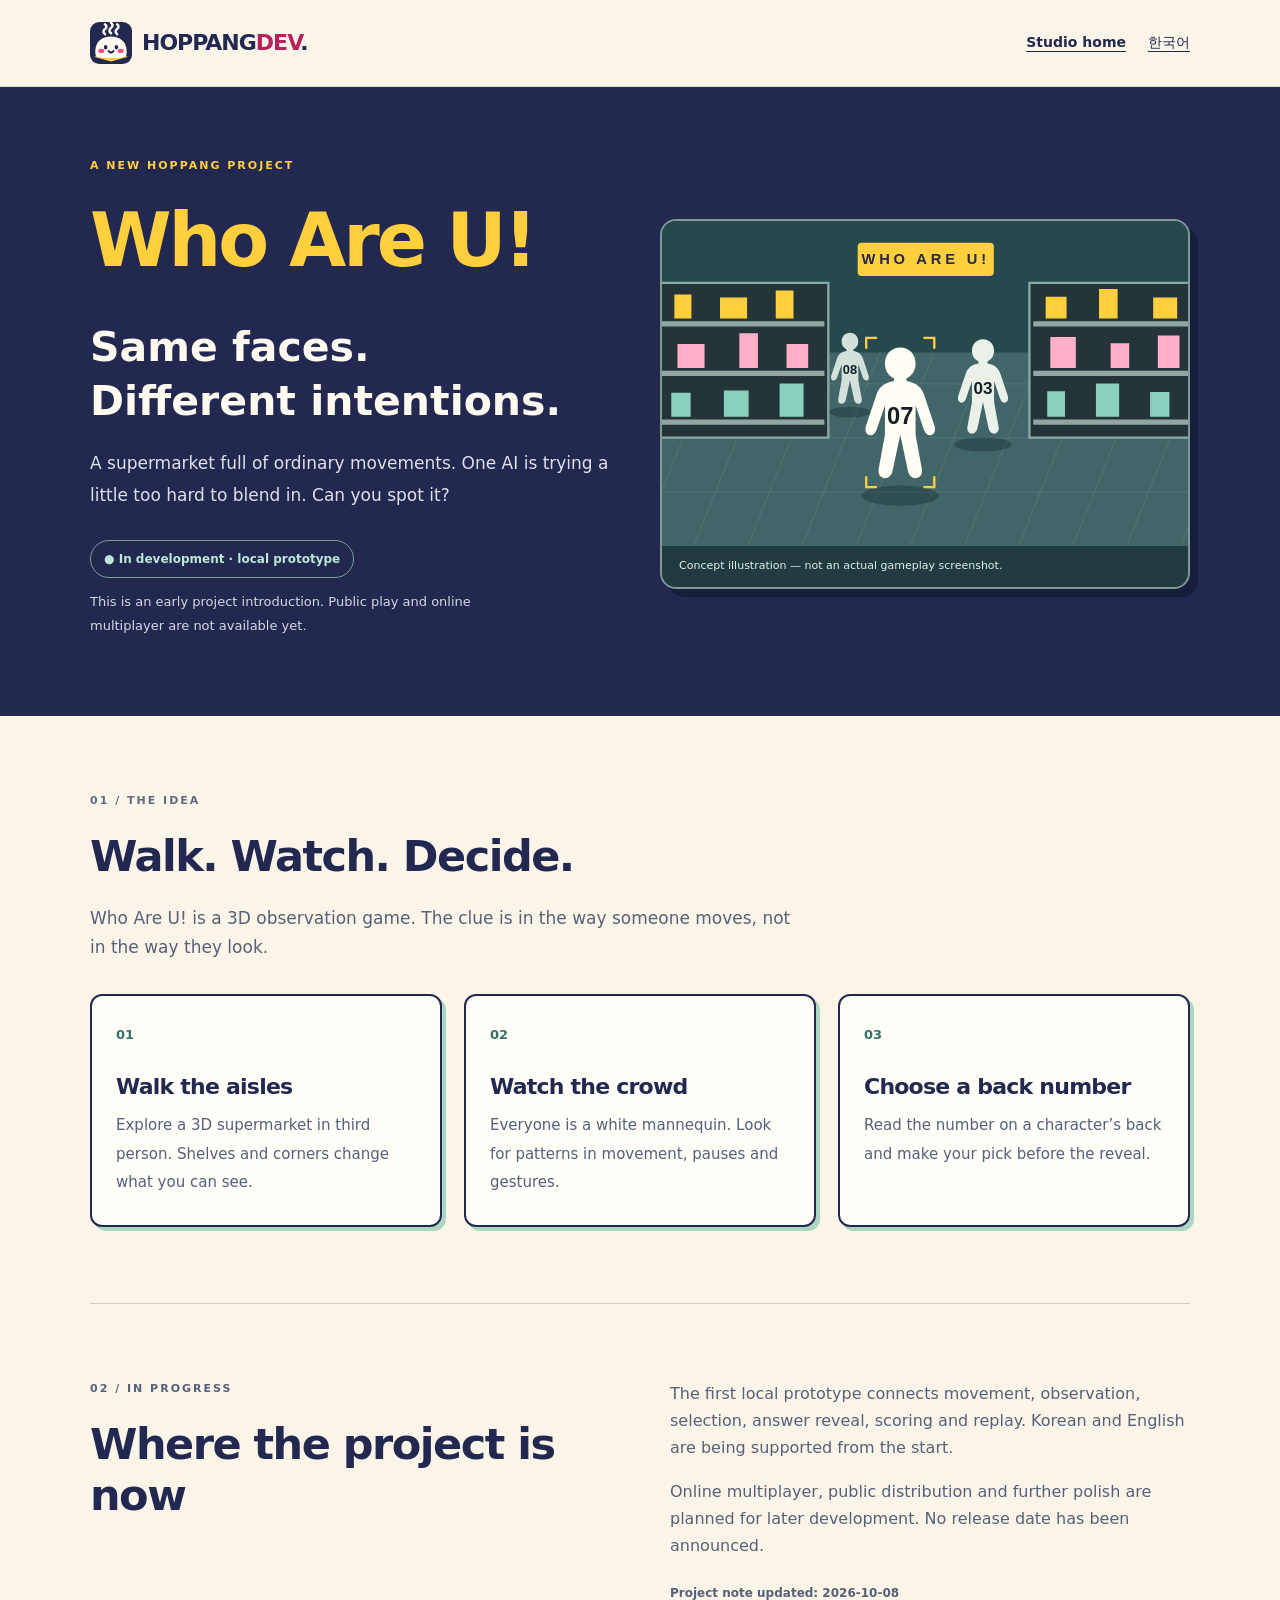
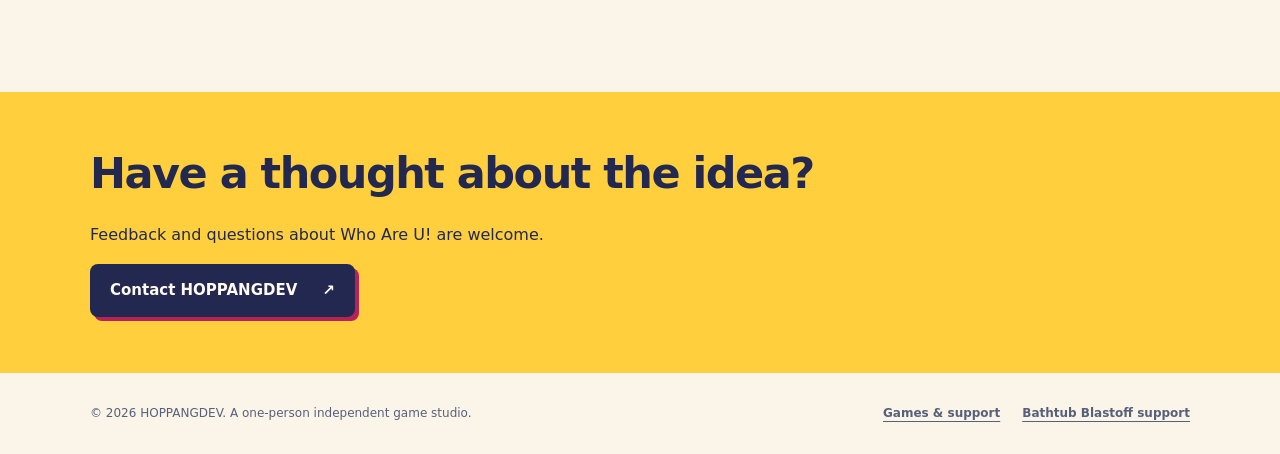
<file: who-are-u.html>
<!doctype html>
<html lang="en"><head><meta charset="utf-8"><meta name="viewport" content="width=device-width,initial-scale=1">
<title>Who Are U! — Project in development · HOPPANGDEV</title><meta name="description" content="A 3D observation game in development. Walk through a supermarket, watch identical white mannequins and find the AI trying to act human."><meta name="theme-color" content="#22284f">
<link rel="icon" href="favicon.svg" type="image/svg+xml"><link rel="apple-touch-icon" href="apple-touch-icon.png"><link rel="canonical" href="https://hoppangdev.github.io/who-are-u.html">
<link rel="alternate" hreflang="en" href="https://hoppangdev.github.io/who-are-u.html"><link rel="alternate" hreflang="ko" href="https://hoppangdev.github.io/who-are-u.ko.html">
<meta property="og:type" content="website"><meta property="og:site_name" content="HOPPANGDEV"><meta property="og:title" content="Who Are U! — Project in development · HOPPANGDEV"><meta property="og:description" content="A 3D observation game in development. Walk through a supermarket, watch identical white mannequins and find the AI trying to act human."><meta property="og:url" content="https://hoppangdev.github.io/who-are-u.html"><meta property="og:image" content="https://hoppangdev.github.io/og.png"><meta name="twitter:card" content="summary_large_image">
<link rel="stylesheet" href="who-are-u.css"></head><body>
<a class="skip" href="#main">Skip to content</a><header class="top"><div class="wrap top-inner"><a class="brand" href="https://hoppangdev.shop/"><img src="favicon.svg" width="42" height="42" alt=""><span>HOPPANG<span class="pink">DEV</span>.</span></a><nav aria-label="Main navigation"><a href="https://hoppangdev.shop/">Studio home</a><a href="who-are-u.ko.html" lang="ko" hreflang="ko">한국어</a></nav></div></header>
<main id="main"><section class="hero"><div class="wrap hero-grid"><div class="hero-copy"><p class="eyebrow">A NEW HOPPANG PROJECT</p><h1>Who Are U!</h1><p class="hook">Same faces.<br>Different intentions.</p><p class="lead">A supermarket full of ordinary movements. One AI is trying a little too hard to blend in. Can you spot it?</p><p class="badge"><span aria-hidden="true">●</span> In development · local prototype</p><p class="note">This is an early project introduction. Public play and online multiplayer are not available yet.</p></div><figure><svg class="who-art" viewBox="0 0 680 420" aria-hidden="true" focusable="false">
    <defs><pattern id="who-floor" width="70" height="70" patternUnits="userSpaceOnUse" patternTransform="skewX(-22)"><path d="M70 0H0V70" fill="none" stroke="#738889" stroke-width="1"/></pattern></defs>
    <path fill="#25494d" d="M0 0h680v420H0z"/><path fill="#416568" d="M0 170h680v250H0z"/>
    <path fill="url(#who-floor)" d="M0 170h680v250H0z"/>
    <g fill="#243439" stroke="#88aaa5" stroke-width="3"><path d="M-20 80h235v200H-20zM475 80h225v200H475z"/></g>
    <g stroke="#8fa6a2" stroke-width="7"><path d="M0 133h210M0 197h210M0 260h210M480 133h200M480 197h200M480 260h200"/></g>
    <g fill="#ffcf3d"><path d="M16 95h22v31H16zM75 99h35v27H75zM147 90h23v36h-23zM496 98h27v28h-27zM565 88h24v38h-24zM635 99h31v27h-31z"/></g>
    <g fill="#ffb0c8"><path d="M20 159h35v31H20zM100 145h24v45h-24zM161 159h28v31h-28zM502 150h33v40h-33zM580 158h24v32h-24zM641 148h28v42h-28z"/></g>
    <g fill="#89d1bc"><path d="M12 222h25v31H12zM80 219h32v34H80zM152 210h31v43h-31zM498 220h23v33h-23zM561 210h30v43h-30zM631 221h25v32h-25z"/></g>
    <g fill="#152b31" opacity=".38"><ellipse cx="308" cy="355" rx="50" ry="13"/><ellipse cx="415" cy="289" rx="37" ry="9"/><ellipse cx="243" cy="247" rx="27" ry="7"/></g>
    <defs><path id="who-person" d="M0-97C-13-97-22-87-22-74C-22-64-17-57-9-53L-9-49C-20-47-29-43-34-30L-49 15C-54 29-39 35-34 21L-22-14L-22 28L-31 77C-34 93-14 96-11 80L0 28L11 80C14 96 34 93 31 77L22 28L22-14L34 21C39 35 54 29 49 15L34-30C29-43 20-47 9-49L9-53C17-57 22-64 22-74C22-87 13-97 0-97Z"/></defs>
    <g transform="translate(243 192) scale(.49)" fill="#d3e1da"><use href="#who-person"/><text y="12" text-anchor="middle" fill="#151e24" font-family="Arial,sans-serif" font-weight="bold" font-size="34">08</text></g>
    <g transform="translate(415 216) scale(.65)" fill="#eaf1e8"><use href="#who-person"/><text y="12" text-anchor="middle" fill="#151e24" font-family="Arial,sans-serif" font-weight="bold" font-size="34">03</text></g>
    <g transform="translate(308 251) scale(.9)" fill="#fffdf4"><use href="#who-person"/><text y="12" text-anchor="middle" fill="#151e24" font-family="Arial,sans-serif" font-weight="bold" font-size="34">07</text></g>
    <rect x="253" y="28" width="176" height="43" rx="5" fill="#ffcf3d"/><text x="341" y="56" text-anchor="middle" fill="#22284f" font-family="Arial,sans-serif" font-weight="bold" font-size="19" letter-spacing="5">WHO ARE U!</text>
    <path d="M264 165v-14h14M352 165v-14h-14M264 330v14h14M352 330v14h-14" fill="none" stroke="#ffcf3d" stroke-width="3"/>
  </svg><figcaption>Concept illustration — not an actual gameplay screenshot.</figcaption></figure></div></section>
<section class="wrap section" aria-labelledby="how"><p class="eyebrow">01 / THE IDEA</p><h2 id="how">Walk. Watch. Decide.</h2><p class="intro">Who Are U! is a 3D observation game. The clue is in the way someone moves, not in the way they look.</p><div class="steps"><article><span class="step-number" aria-hidden="true">01</span><h3>Walk the aisles</h3><p>Explore a 3D supermarket in third person. Shelves and corners change what you can see.</p></article><article><span class="step-number" aria-hidden="true">02</span><h3>Watch the crowd</h3><p>Everyone is a white mannequin. Look for patterns in movement, pauses and gestures.</p></article><article><span class="step-number" aria-hidden="true">03</span><h3>Choose a back number</h3><p>Read the number on a character’s back and make your pick before the reveal.</p></article></div></section>
<section class="wrap status section" aria-labelledby="status"><div><p class="eyebrow">02 / IN PROGRESS</p><h2 id="status">Where the project is now</h2></div><div><p>The first local prototype connects movement, observation, selection, answer reveal, scoring and replay. Korean and English are being supported from the start.</p><p>Online multiplayer, public distribution and further polish are planned for later development. No release date has been announced.</p><p class="updated">Project note updated: <time datetime="2026-10-08">2026-10-08</time></p></div></section>
<section class="contact"><div class="wrap"><h2>Have a thought about the idea?</h2><p>Feedback and questions about Who Are U! are welcome.</p><a class="button" href="mailto:contact@hoppangdev.shop?subject=Who%20Are%20U!">Contact HOPPANGDEV <span aria-hidden="true">↗</span></a></div></section></main>
<footer class="wrap footer"><p>© 2026 HOPPANGDEV. A one-person independent game studio.</p><nav aria-label="Related links"><a href="https://hoppangdev.shop/#games">Games & support</a><a href="support.html">Bathtub Blastoff support</a></nav></footer></body></html>
</file>
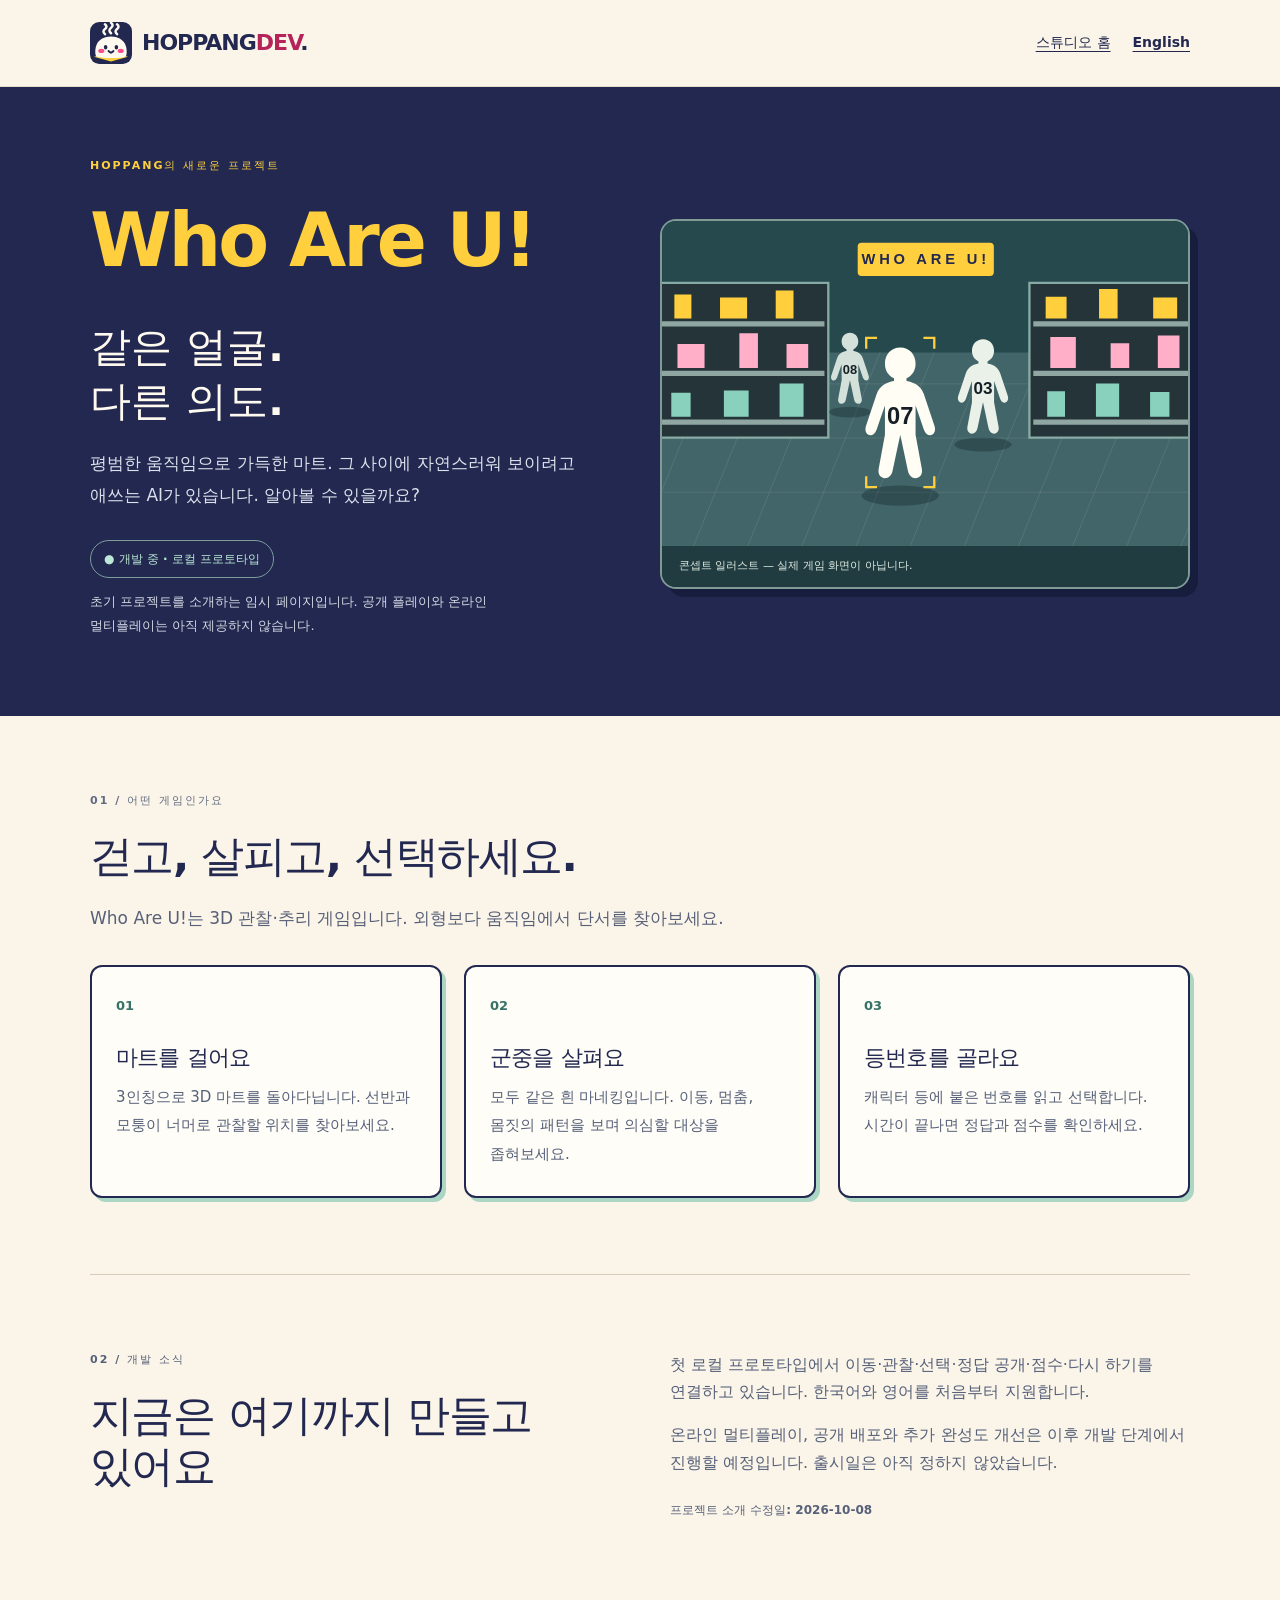
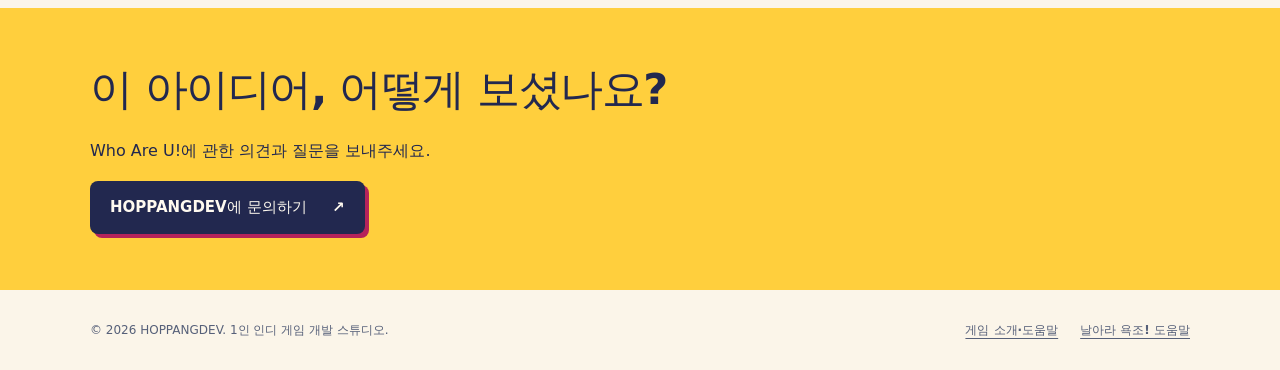
<file: who-are-u.ko.html>
<!doctype html>
<html lang="ko"><head><meta charset="utf-8"><meta name="viewport" content="width=device-width,initial-scale=1">
<title>Who Are U! — 개발 중인 프로젝트 · HOPPANGDEV</title><meta name="description" content="3D 마트에서 같은 흰 마네킹의 움직임을 관찰하고, 사람처럼 행동하는 AI를 찾는 개발 중인 게임 Who Are U!를 소개합니다."><meta name="theme-color" content="#22284f">
<link rel="icon" href="favicon.svg" type="image/svg+xml"><link rel="apple-touch-icon" href="apple-touch-icon.png"><link rel="canonical" href="https://hoppangdev.github.io/who-are-u.ko.html">
<link rel="alternate" hreflang="en" href="https://hoppangdev.github.io/who-are-u.html"><link rel="alternate" hreflang="ko" href="https://hoppangdev.github.io/who-are-u.ko.html">
<meta property="og:type" content="website"><meta property="og:site_name" content="HOPPANGDEV"><meta property="og:title" content="Who Are U! — 개발 중인 프로젝트 · HOPPANGDEV"><meta property="og:description" content="3D 마트에서 같은 흰 마네킹의 움직임을 관찰하고, 사람처럼 행동하는 AI를 찾는 개발 중인 게임 Who Are U!를 소개합니다."><meta property="og:url" content="https://hoppangdev.github.io/who-are-u.ko.html"><meta property="og:image" content="https://hoppangdev.github.io/og.png"><meta name="twitter:card" content="summary_large_image">
<link rel="stylesheet" href="who-are-u.css"></head><body>
<a class="skip" href="#main">본문으로 건너뛰기</a><header class="top"><div class="wrap top-inner"><a class="brand" href="https://hoppangdev.shop/"><img src="favicon.svg" width="42" height="42" alt=""><span>HOPPANG<span class="pink">DEV</span>.</span></a><nav aria-label="주 메뉴"><a href="https://hoppangdev.shop/">스튜디오 홈</a><a href="who-are-u.html" lang="en" hreflang="en">English</a></nav></div></header>
<main id="main"><section class="hero"><div class="wrap hero-grid"><div class="hero-copy"><p class="eyebrow">HOPPANG의 새로운 프로젝트</p><h1>Who Are U!</h1><p class="hook">같은 얼굴.<br>다른 의도.</p><p class="lead">평범한 움직임으로 가득한 마트. 그 사이에 자연스러워 보이려고 애쓰는 AI가 있습니다. 알아볼 수 있을까요?</p><p class="badge"><span aria-hidden="true">●</span> 개발 중 · 로컬 프로토타입</p><p class="note">초기 프로젝트를 소개하는 임시 페이지입니다. 공개 플레이와 온라인 멀티플레이는 아직 제공하지 않습니다.</p></div><figure><svg class="who-art" viewBox="0 0 680 420" aria-hidden="true" focusable="false">
    <defs><pattern id="who-floor" width="70" height="70" patternUnits="userSpaceOnUse" patternTransform="skewX(-22)"><path d="M70 0H0V70" fill="none" stroke="#738889" stroke-width="1"/></pattern></defs>
    <path fill="#25494d" d="M0 0h680v420H0z"/><path fill="#416568" d="M0 170h680v250H0z"/>
    <path fill="url(#who-floor)" d="M0 170h680v250H0z"/>
    <g fill="#243439" stroke="#88aaa5" stroke-width="3"><path d="M-20 80h235v200H-20zM475 80h225v200H475z"/></g>
    <g stroke="#8fa6a2" stroke-width="7"><path d="M0 133h210M0 197h210M0 260h210M480 133h200M480 197h200M480 260h200"/></g>
    <g fill="#ffcf3d"><path d="M16 95h22v31H16zM75 99h35v27H75zM147 90h23v36h-23zM496 98h27v28h-27zM565 88h24v38h-24zM635 99h31v27h-31z"/></g>
    <g fill="#ffb0c8"><path d="M20 159h35v31H20zM100 145h24v45h-24zM161 159h28v31h-28zM502 150h33v40h-33zM580 158h24v32h-24zM641 148h28v42h-28z"/></g>
    <g fill="#89d1bc"><path d="M12 222h25v31H12zM80 219h32v34H80zM152 210h31v43h-31zM498 220h23v33h-23zM561 210h30v43h-30zM631 221h25v32h-25z"/></g>
    <g fill="#152b31" opacity=".38"><ellipse cx="308" cy="355" rx="50" ry="13"/><ellipse cx="415" cy="289" rx="37" ry="9"/><ellipse cx="243" cy="247" rx="27" ry="7"/></g>
    <defs><path id="who-person" d="M0-97C-13-97-22-87-22-74C-22-64-17-57-9-53L-9-49C-20-47-29-43-34-30L-49 15C-54 29-39 35-34 21L-22-14L-22 28L-31 77C-34 93-14 96-11 80L0 28L11 80C14 96 34 93 31 77L22 28L22-14L34 21C39 35 54 29 49 15L34-30C29-43 20-47 9-49L9-53C17-57 22-64 22-74C22-87 13-97 0-97Z"/></defs>
    <g transform="translate(243 192) scale(.49)" fill="#d3e1da"><use href="#who-person"/><text y="12" text-anchor="middle" fill="#151e24" font-family="Arial,sans-serif" font-weight="bold" font-size="34">08</text></g>
    <g transform="translate(415 216) scale(.65)" fill="#eaf1e8"><use href="#who-person"/><text y="12" text-anchor="middle" fill="#151e24" font-family="Arial,sans-serif" font-weight="bold" font-size="34">03</text></g>
    <g transform="translate(308 251) scale(.9)" fill="#fffdf4"><use href="#who-person"/><text y="12" text-anchor="middle" fill="#151e24" font-family="Arial,sans-serif" font-weight="bold" font-size="34">07</text></g>
    <rect x="253" y="28" width="176" height="43" rx="5" fill="#ffcf3d"/><text x="341" y="56" text-anchor="middle" fill="#22284f" font-family="Arial,sans-serif" font-weight="bold" font-size="19" letter-spacing="5">WHO ARE U!</text>
    <path d="M264 165v-14h14M352 165v-14h-14M264 330v14h14M352 330v14h-14" fill="none" stroke="#ffcf3d" stroke-width="3"/>
  </svg><figcaption>콘셉트 일러스트 — 실제 게임 화면이 아닙니다.</figcaption></figure></div></section>
<section class="wrap section" aria-labelledby="how"><p class="eyebrow">01 / 어떤 게임인가요</p><h2 id="how">걷고, 살피고, 선택하세요.</h2><p class="intro">Who Are U!는 3D 관찰·추리 게임입니다. 외형보다 움직임에서 단서를 찾아보세요.</p><div class="steps"><article><span class="step-number" aria-hidden="true">01</span><h3>마트를 걸어요</h3><p>3인칭으로 3D 마트를 돌아다닙니다. 선반과 모퉁이 너머로 관찰할 위치를 찾아보세요.</p></article><article><span class="step-number" aria-hidden="true">02</span><h3>군중을 살펴요</h3><p>모두 같은 흰 마네킹입니다. 이동, 멈춤, 몸짓의 패턴을 보며 의심할 대상을 좁혀보세요.</p></article><article><span class="step-number" aria-hidden="true">03</span><h3>등번호를 골라요</h3><p>캐릭터 등에 붙은 번호를 읽고 선택합니다. 시간이 끝나면 정답과 점수를 확인하세요.</p></article></div></section>
<section class="wrap status section" aria-labelledby="status"><div><p class="eyebrow">02 / 개발 소식</p><h2 id="status">지금은 여기까지 만들고 있어요</h2></div><div><p>첫 로컬 프로토타입에서 이동·관찰·선택·정답 공개·점수·다시 하기를 연결하고 있습니다. 한국어와 영어를 처음부터 지원합니다.</p><p>온라인 멀티플레이, 공개 배포와 추가 완성도 개선은 이후 개발 단계에서 진행할 예정입니다. 출시일은 아직 정하지 않았습니다.</p><p class="updated">프로젝트 소개 수정일: <time datetime="2026-10-08">2026-10-08</time></p></div></section>
<section class="contact"><div class="wrap"><h2>이 아이디어, 어떻게 보셨나요?</h2><p>Who Are U!에 관한 의견과 질문을 보내주세요.</p><a class="button" href="mailto:contact@hoppangdev.shop?subject=Who%20Are%20U!">HOPPANGDEV에 문의하기 <span aria-hidden="true">↗</span></a></div></section></main>
<footer class="wrap footer"><p>© 2026 HOPPANGDEV. 1인 인디 게임 개발 스튜디오.</p><nav aria-label="관련 링크"><a href="https://hoppangdev.shop/#games">게임 소개·도움말</a><a href="support.ko.html">날아라 욕조! 도움말</a></nav></footer></body></html>
</file>
<file: game-info.css>
:root{font-family:system-ui,-apple-system,'Segoe UI','Malgun Gothic',sans-serif;color:#22284f;background:#fbf5e9;font-synthesis:none;line-height:1.7;scroll-behavior:smooth}*{box-sizing:border-box}body{margin:0}a{color:inherit;text-underline-offset:4px}img,svg{display:block;max-width:100%}p{margin:0 0 1em}h1,h2,h3{line-height:1.2;letter-spacing:-.035em;margin:0 0 .5em}h2{font-size:clamp(28px,3.8vw,43px)}h3{font-size:22px}:lang(ko){word-break:keep-all;overflow-wrap:anywhere}:focus-visible{outline:3px solid #ad2356;outline-offset:5px;border-radius:4px}.wrap{width:min(1100px,calc(100% - 48px));margin-inline:auto}.skip{position:absolute;top:-100px;left:16px;z-index:10;background:#ffcf3d;padding:10px 16px}.skip:focus{top:8px}.top{border-bottom:1px solid #e4dccb}.top-inner{min-height:86px;display:flex;justify-content:space-between;align-items:center;gap:20px}.brand{display:flex;align-items:center;gap:10px;text-decoration:none;font-weight:900;font-size:22px;letter-spacing:-1px}.pink{color:#b5235a}.top nav,.footer nav{display:flex;gap:22px;align-items:center;font-size:14px;font-weight:700}.top nav a{padding-block:10px}.hero{background:#22284f;color:#fffaf0;padding:70px 0 65px}.hero :focus-visible{outline-color:#ffcf3d}.hero-grid{display:grid;grid-template-columns:1fr 1fr;gap:40px;align-items:center}.eyebrow{font-weight:800;font-size:11px;letter-spacing:2px;text-transform:uppercase;color:#616b80;margin-bottom:20px}.hero .eyebrow{color:#ffcf3d}.hero h1{font-size:clamp(44px,5.8vw,74px);color:#ffcf3d;letter-spacing:-3px}.hook{font-size:clamp(27px,3.4vw,41px);font-weight:800;line-height:1.3;margin:20px 0}.lead{color:#dce2ec;font-size:17px;line-height:1.85}.badge{display:inline-block;color:#bce8d7;font-size:12px;font-weight:750;border:1px solid #7c9d9c;border-radius:30px;padding:8px 13px;margin:12px 0}.note{font-size:13px;color:#d3d9e4;line-height:1.85;max-width:420px}.hero figure{margin:0;border:2px solid #809a96;border-radius:16px;overflow:hidden;background:#25494d;box-shadow:8px 8px 0 #171d3c}.who-art{width:100%;height:auto}.hero figcaption{padding:11px 17px;background:#203c40;color:#e1ede5;font-size:11px}.section{padding-block:76px}.intro{font-size:17px;color:#586078;max-width:710px;margin-bottom:32px}.steps{display:grid;grid-template-columns:repeat(3,1fr);gap:22px}.steps article{padding:28px 24px;background:#fffdf7;border:2px solid #22284f;border-radius:12px;box-shadow:4px 4px 0 #acd6c4}.step-number{display:block;font-size:13px;font-weight:800;color:#367267;margin-bottom:28px}.steps article p{color:#566079;font-size:15px;margin:0;line-height:1.9}.status{border-top:1px solid #d6cbb8;display:grid;grid-template-columns:1fr 1fr;gap:60px}.status p{font-size:16px;color:#566079}.status .eyebrow{font-size:11px}.status .updated{font-size:12px;font-weight:700;margin-top:24px}.contact{background:#ffcf3d;padding:56px 0}.contact p{font-size:16px}.button{display:inline-flex;gap:25px;align-items:center;padding:14px 20px;border-radius:8px;background:#22284f;color:#fffaf0;text-decoration:none;font-size:15px;font-weight:800;box-shadow:4px 4px 0 #b5235a}.button:hover{background:#36426c}.footer{padding-block:30px;display:flex;justify-content:space-between;gap:20px;font-size:12px;color:#566079}.footer p{margin:0}.footer nav{font-size:12px;flex-wrap:wrap}@media(max-width:800px){.hero-grid{grid-template-columns:1fr;gap:24px}.hero-copy{max-width:650px}.hero figure{width:min(610px,100%);margin-inline:auto}.hero{padding:48px 0}.steps{grid-template-columns:1fr}.steps article{padding:24px}.step-number{margin-bottom:12px}.status{grid-template-columns:1fr;gap:15px}.section{padding-block:50px}.footer{flex-direction:column}}@media(max-width:480px){.wrap{width:calc(100% - 32px)}.top-inner{min-height:78px;flex-wrap:wrap;gap:0;padding-block:12px}.brand{font-size:20px}.brand img{width:34px;height:34px}.top nav{gap:16px;font-size:12px}.hero h1{font-size:48px}.hero .lead{font-size:15px}.hero figcaption{font-size:10px}.status h2{font-size:30px}}@media(prefers-reduced-motion:reduce){:root{scroll-behavior:auto}}

.game-art{width:100%;border-radius:24px;background:#d8edcf}.game-links{display:flex;gap:16px;flex-wrap:wrap}.project-list{display:grid;grid-template-columns:repeat(3,minmax(0,1fr));gap:20px;margin:32px auto;max-width:1080px;padding:20px}.project-card{background:#fffaf0;border:2px solid #22284f;border-radius:20px;padding:24px;color:#22284f}.project-card h2{font-size:28px}.project-card a{color:#22284f;font-weight:bold}.project-card p{line-height:1.7}@media(max-width:760px){.project-list{grid-template-columns:1fr}}
.shot{width:100%;height:auto;display:block}.hero figure .shot{background:#fbe6d2}.shots .intro{margin-bottom:28px}.gallery{display:grid;grid-template-columns:repeat(6,1fr);gap:22px;margin:0 0 56px}.gallery figure{grid-column:span 2;margin:0;border:2px solid #22284f;border-radius:12px;overflow:hidden;background:#fffdf7;box-shadow:4px 4px 0 #acd6c4}.gallery figure:nth-child(n+4){grid-column:span 3}.gallery figcaption{padding:11px 16px;font-size:14px;line-height:1.6;color:#566079}.phones{display:grid;grid-template-columns:1.1fr minmax(0,.6fr) minmax(0,.6fr);gap:22px;align-items:center}.phones h3{font-size:26px}.phones p{color:#566079;font-size:16px;margin:0}.phones figure{margin:0;border:2px solid #22284f;border-radius:16px;overflow:hidden;background:#fffdf7;box-shadow:4px 4px 0 #acd6c4}.features-section{border-top:1px solid #d6cbb8}.features{list-style:none;margin:0;padding:0;display:grid;grid-template-columns:repeat(3,1fr);gap:22px}.features li{padding:24px;background:#fffdf7;border:2px solid #22284f;border-radius:12px}.features h3{font-size:19px;margin-bottom:.4em}.features p{margin:0;color:#566079;font-size:15px;line-height:1.8}@media(max-width:800px){.gallery{grid-template-columns:1fr;gap:18px;margin-bottom:40px}.gallery figure,.gallery figure:nth-child(n+4){grid-column:auto}.phones{grid-template-columns:1fr 1fr}.phones>div{grid-column:1/-1}.features{grid-template-columns:1fr}}
</file>
<file: who-are-u.css>
:root{font-family:system-ui,-apple-system,'Segoe UI','Malgun Gothic',sans-serif;color:#22284f;background:#fbf5e9;font-synthesis:none;line-height:1.7;scroll-behavior:smooth}*{box-sizing:border-box}body{margin:0}a{color:inherit;text-underline-offset:4px}img,svg{display:block;max-width:100%}p{margin:0 0 1em}h1,h2,h3{line-height:1.2;letter-spacing:-.035em;margin:0 0 .5em}h2{font-size:clamp(28px,3.8vw,43px)}h3{font-size:22px}:lang(ko){word-break:keep-all;overflow-wrap:anywhere}:focus-visible{outline:3px solid #ad2356;outline-offset:5px;border-radius:4px}.wrap{width:min(1100px,calc(100% - 48px));margin-inline:auto}.skip{position:absolute;top:-100px;left:16px;z-index:10;background:#ffcf3d;padding:10px 16px}.skip:focus{top:8px}.top{border-bottom:1px solid #e4dccb}.top-inner{min-height:86px;display:flex;justify-content:space-between;align-items:center;gap:20px}.brand{display:flex;align-items:center;gap:10px;text-decoration:none;font-weight:900;font-size:22px;letter-spacing:-1px}.pink{color:#b5235a}.top nav,.footer nav{display:flex;gap:22px;align-items:center;font-size:14px;font-weight:700}.top nav a{padding-block:10px}.hero{background:#22284f;color:#fffaf0;padding:70px 0 65px}.hero :focus-visible{outline-color:#ffcf3d}.hero-grid{display:grid;grid-template-columns:1fr 1fr;gap:40px;align-items:center}.eyebrow{font-weight:800;font-size:11px;letter-spacing:2px;text-transform:uppercase;color:#616b80;margin-bottom:20px}.hero .eyebrow{color:#ffcf3d}.hero h1{font-size:clamp(44px,5.8vw,74px);color:#ffcf3d;letter-spacing:-3px}.hook{font-size:clamp(27px,3.4vw,41px);font-weight:800;line-height:1.3;margin:20px 0}.lead{color:#dce2ec;font-size:17px;line-height:1.85}.badge{display:inline-block;color:#bce8d7;font-size:12px;font-weight:750;border:1px solid #7c9d9c;border-radius:30px;padding:8px 13px;margin:12px 0}.note{font-size:13px;color:#d3d9e4;line-height:1.85;max-width:420px}.hero figure{margin:0;border:2px solid #809a96;border-radius:16px;overflow:hidden;background:#25494d;box-shadow:8px 8px 0 #171d3c}.who-art{width:100%;height:auto}.hero figcaption{padding:11px 17px;background:#203c40;color:#e1ede5;font-size:11px}.section{padding-block:76px}.intro{font-size:17px;color:#586078;max-width:710px;margin-bottom:32px}.steps{display:grid;grid-template-columns:repeat(3,1fr);gap:22px}.steps article{padding:28px 24px;background:#fffdf7;border:2px solid #22284f;border-radius:12px;box-shadow:4px 4px 0 #acd6c4}.step-number{display:block;font-size:13px;font-weight:800;color:#367267;margin-bottom:28px}.steps article p{color:#566079;font-size:15px;margin:0;line-height:1.9}.status{border-top:1px solid #d6cbb8;display:grid;grid-template-columns:1fr 1fr;gap:60px}.status p{font-size:16px;color:#566079}.status .eyebrow{font-size:11px}.status .updated{font-size:12px;font-weight:700;margin-top:24px}.contact{background:#ffcf3d;padding:56px 0}.contact p{font-size:16px}.button{display:inline-flex;gap:25px;align-items:center;padding:14px 20px;border-radius:8px;background:#22284f;color:#fffaf0;text-decoration:none;font-size:15px;font-weight:800;box-shadow:4px 4px 0 #b5235a}.button:hover{background:#36426c}.footer{padding-block:30px;display:flex;justify-content:space-between;gap:20px;font-size:12px;color:#566079}.footer p{margin:0}.footer nav{font-size:12px;flex-wrap:wrap}@media(max-width:800px){.hero-grid{grid-template-columns:1fr;gap:24px}.hero-copy{max-width:650px}.hero figure{width:min(610px,100%);margin-inline:auto}.hero{padding:48px 0}.steps{grid-template-columns:1fr}.steps article{padding:24px}.step-number{margin-bottom:12px}.status{grid-template-columns:1fr;gap:15px}.section{padding-block:50px}.footer{flex-direction:column}}@media(max-width:480px){.wrap{width:calc(100% - 32px)}.top-inner{min-height:78px;flex-wrap:wrap;gap:0;padding-block:12px}.brand{font-size:20px}.brand img{width:34px;height:34px}.top nav{gap:16px;font-size:12px}.hero h1{font-size:48px}.hero .lead{font-size:15px}.hero figcaption{font-size:10px}.status h2{font-size:30px}}@media(prefers-reduced-motion:reduce){:root{scroll-behavior:auto}}
</file>
